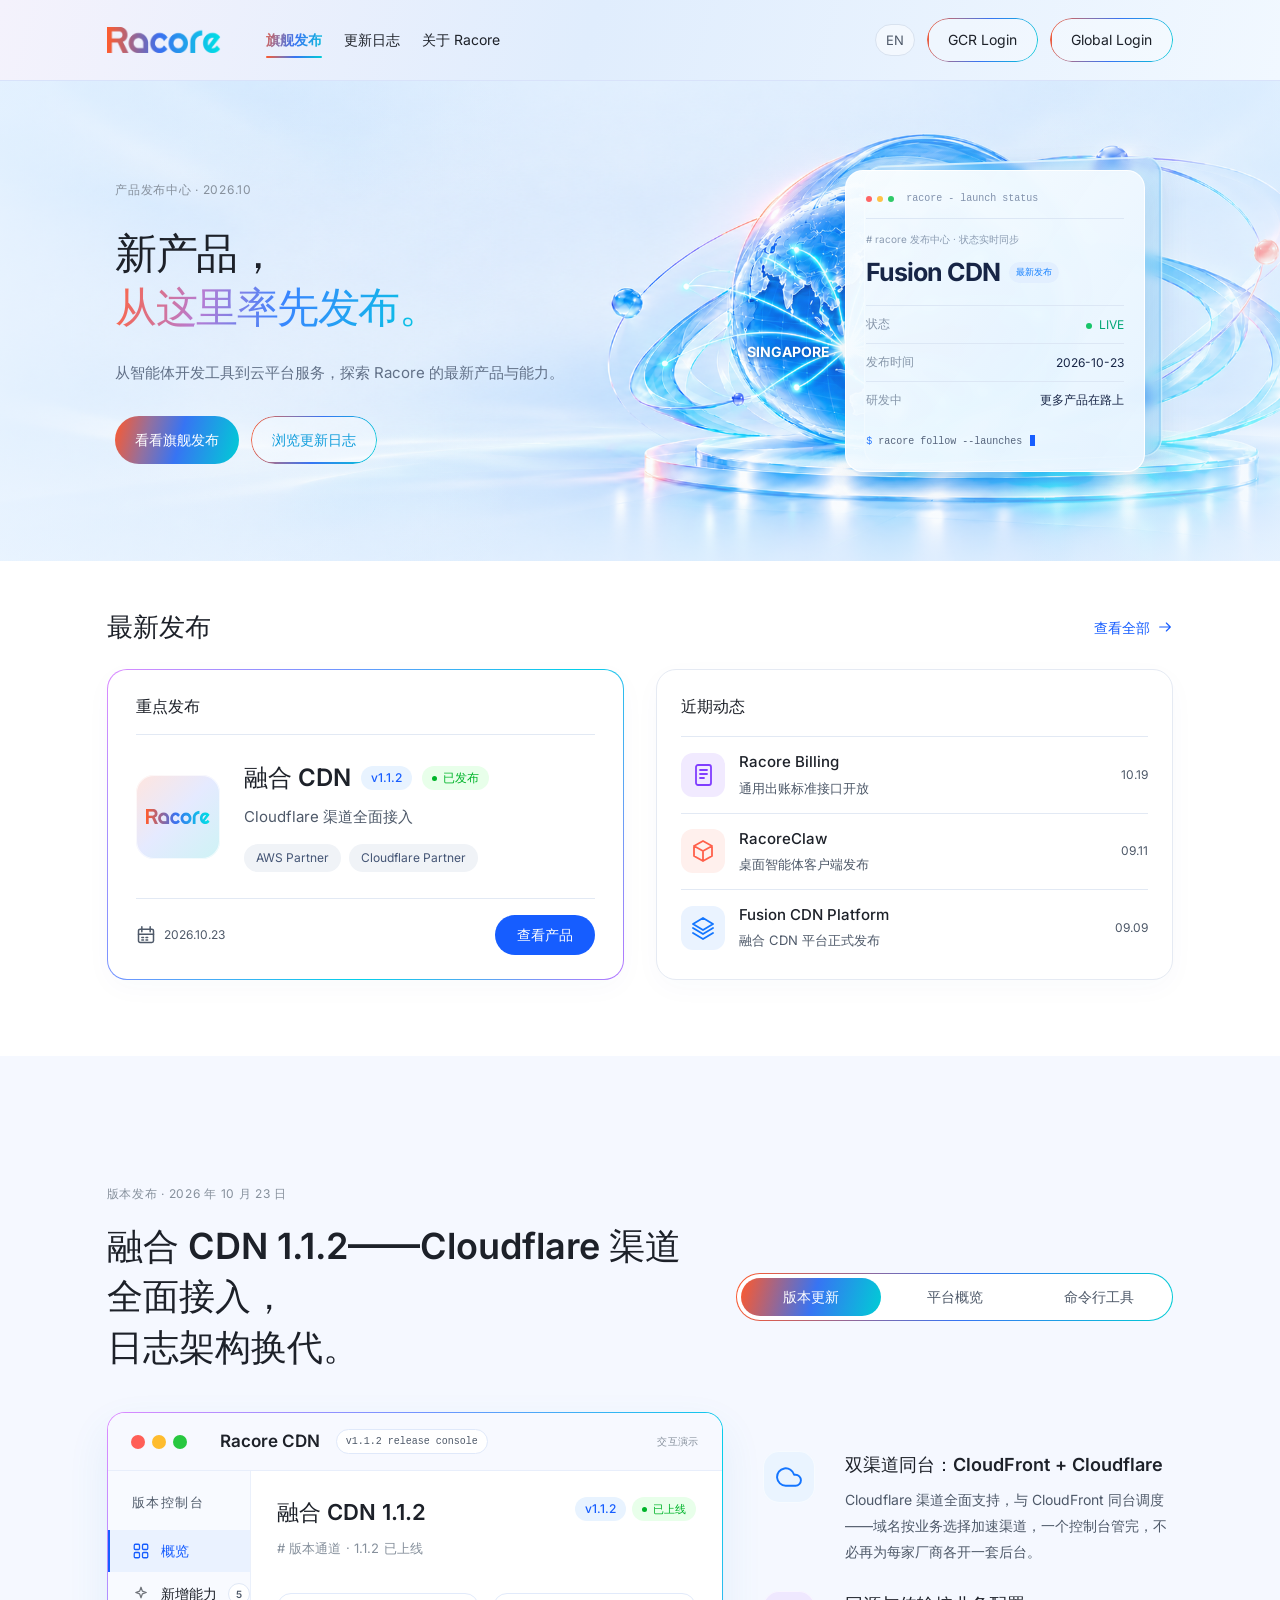
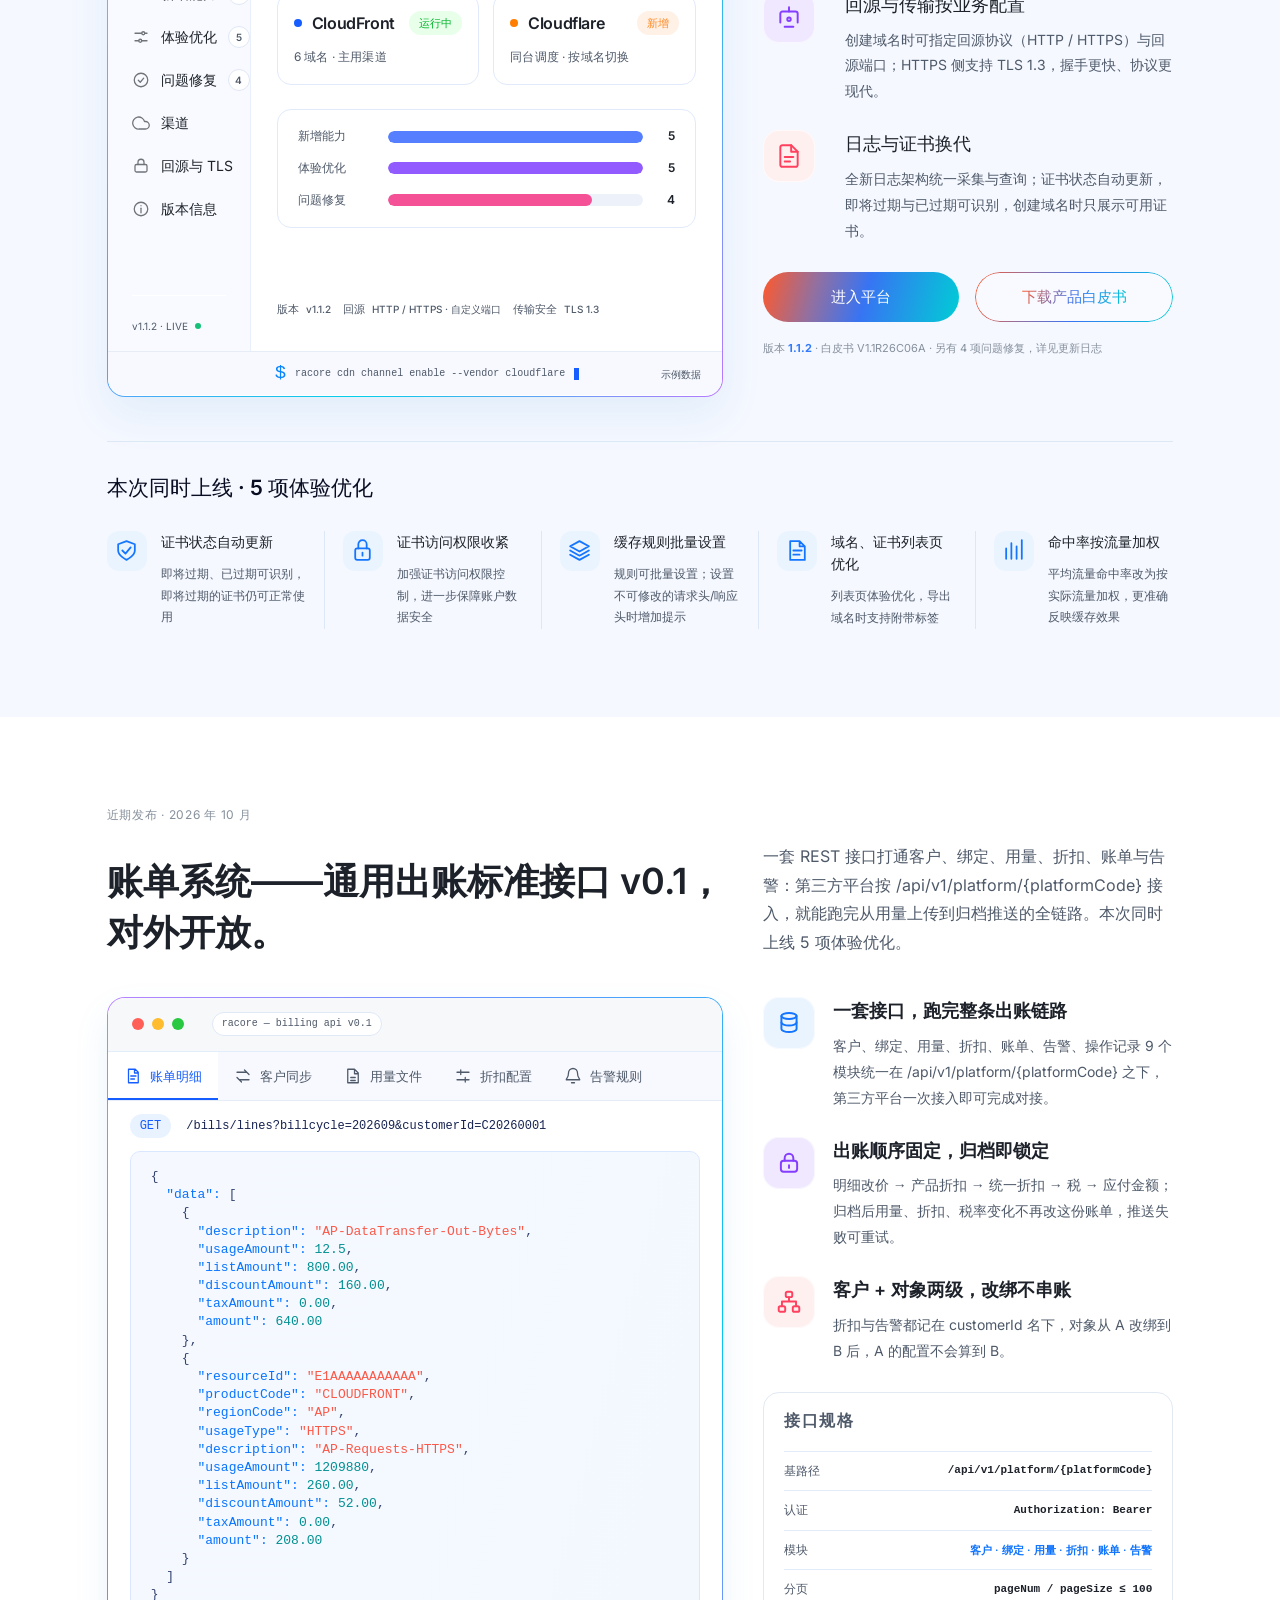
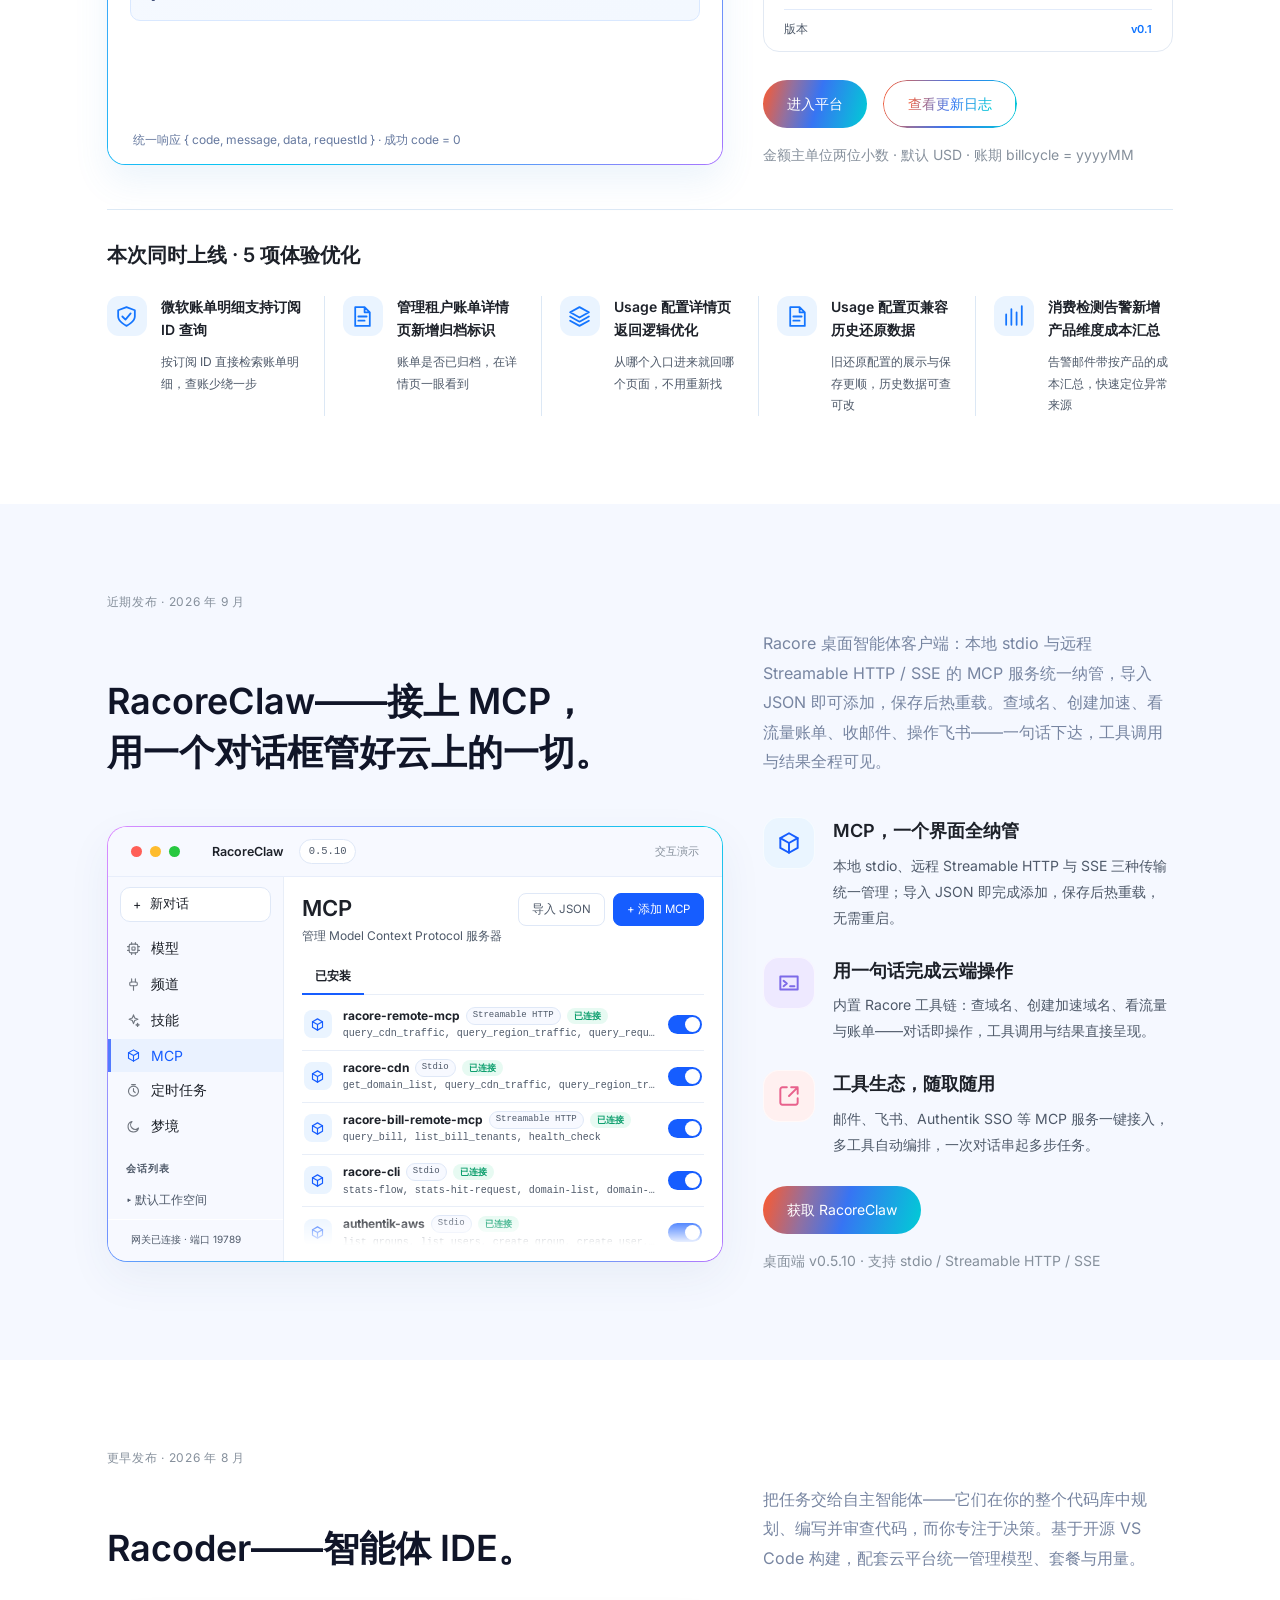
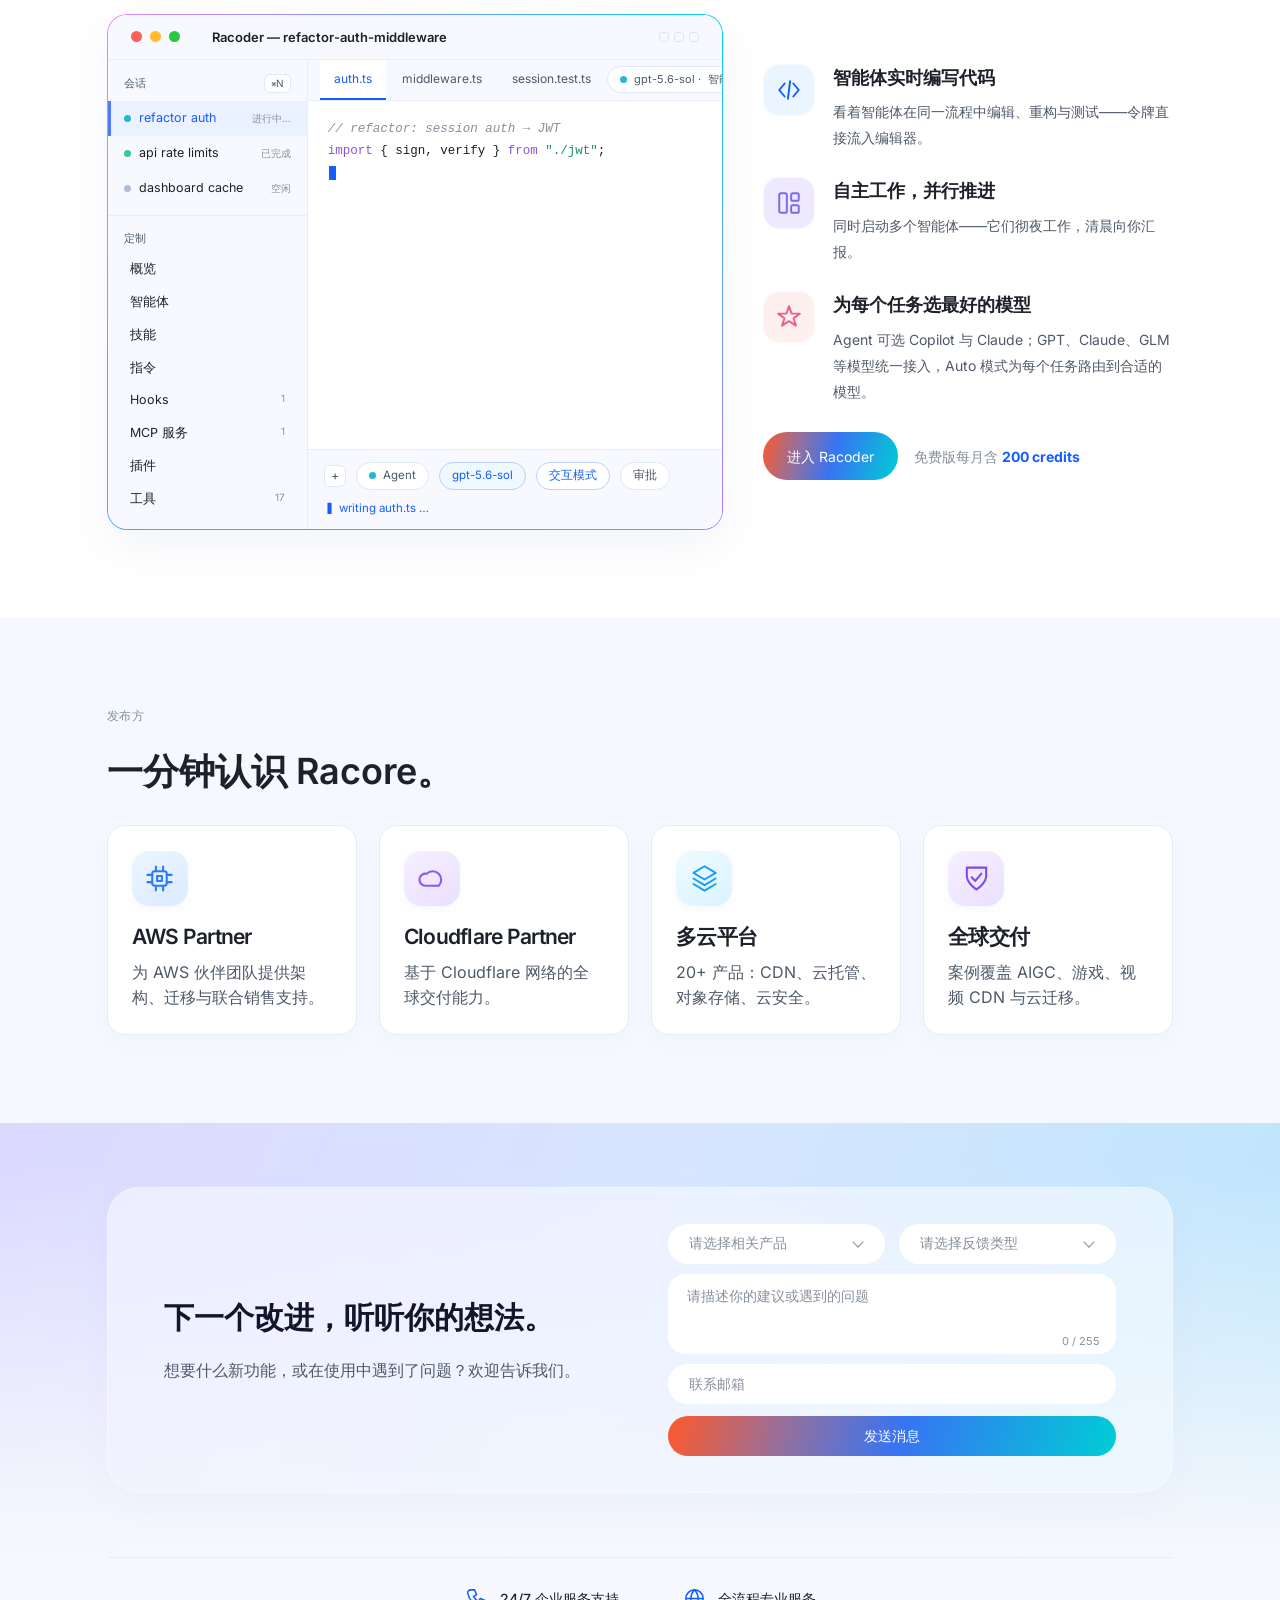
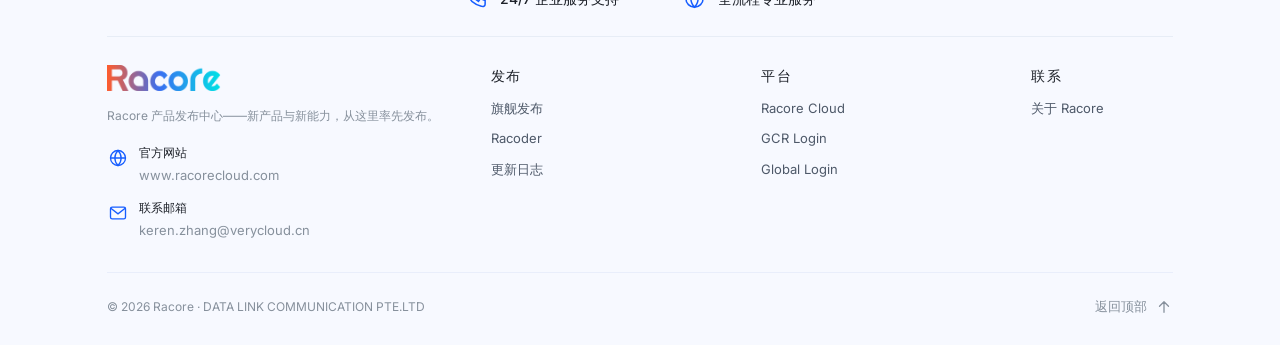
<file: index.html>
<!DOCTYPE html>
<html lang="zh-CN">
<head>
  <link rel="preload" as="image" href="assets/banner-unified-v2.webp" type="image/webp" fetchpriority="high">
<meta charset="UTF-8">
<meta name="viewport" content="width=device-width, initial-scale=1.0">
<title>Racore — 产品发布中心 | Product Launch Hub</title>
<meta name="description" content="Racore 产品发布中心——新产品与新能力，从这里率先发布。含更新日志（Changelog）。最新发布：融合 CDN 1.1.2（Cloudflare 渠道全面接入、TLS 1.3、全新日志架构）；已发布：账单系统通用出账标准接口 v0.1、RacoreClaw 桌面智能体、融合 CDN 平台、Racore CDN CLI、Racoder 智能体 IDE。">
<link rel="icon" type="image/svg+xml" href="[data-uri]">
<style>

/* ============================================================
   RACORE PRODUCT LAUNCH HUB — tokens aligned with Racore_W site
   ============================================================ */
:root{
  --page-bg:#FFFFFF;
  --bg-soft:#FAF9FC;
  --ink:#1D2129;            /* headings (W site --color-ink) */
  --ink-2:#4E5969;          /* body */
  --ink-3:#86909C;          /* muted */
  --line:#E5E7EB;
  --line-2:#F0F1F3;
  --brand:#517AEB;
  --brand-ghost:rgba(81,122,235,.10);
  --live:#3ECF8E;
  /* Racore brand gradient (same as Racore_W) */
  --g1:#F75D36; --g2:#A86C8D; --g3:#517AEB; --g4:#2CB6EE; --g5:#1BD0EA;
  --racore-grad:linear-gradient(135deg,#F75D36 0%,#A86C8D 28%,#517AEB 48%,#2CB6EE 74%,#1BD0EA 100%);
  /* dark product surfaces (IDE / console) — W tech-architecture tone */
  --void:#1D2129;
  --void-2:#232833;
  --void-line:rgba(255,255,255,.10);
  --mint:#2CB6EE;
  --mint-ghost:rgba(44,182,238,.14);
  /* pastel card tints (W site) */
  --pastel-pink:#FFF0F0;
  --pastel-mint:#F0FFF4;
  --pastel-amber:#FFFBEB;
  --pastel-lav:#E8E6FF;
  --pastel-sky:#EFF6FF;
  --radius:14px;
  --radius-lg:20px;
  --sans:"Inter Tight","Noto Sans SC",system-ui,-apple-system,"Segoe UI","PingFang SC",sans-serif;
  --mono:"SF Mono","Monaco","Menlo","Consolas",ui-monospace,monospace;
}
*{margin:0;padding:0;box-sizing:border-box}
html{scroll-behavior:smooth}
body{
  font-family:var(--sans);
  background:var(--page-bg);
  color:var(--ink-2);
  -webkit-font-smoothing:antialiased;
  line-height:1.75;
  overflow-x:hidden;
}
::selection{background:rgba(81,122,235,.22);color:var(--ink)}
a{color:inherit;text-decoration:none}
img{display:block;max-width:100%}
:focus-visible{outline:2px solid var(--brand);outline-offset:2px;border-radius:4px}
.mono{font-family:var(--mono)}

/* ---------- top bar ---------- */
.bar{
  position:sticky;top:0;z-index:50;
  background:rgba(255,255,255,.82);
  backdrop-filter:saturate(1.4) blur(12px);
  border-bottom:1px solid transparent;
  transition:border-color .3s ease,box-shadow .3s ease;
}
.bar.scrolled{
  border-bottom:1px solid var(--line);
  box-shadow:0 6px 24px -12px rgba(29,33,41,.14);
}
.bar-in{
  max-width:1240px;margin:0 auto;height:68px;
  display:flex;align-items:center;gap:24px;padding:0 24px;
}
.brand{display:flex;align-items:center;gap:10px;font-weight:800;font-size:22px;letter-spacing:-.01em;color:var(--ink)}
.brand span{
  background:var(--racore-grad);
  -webkit-background-clip:text;background-clip:text;
  -webkit-text-fill-color:transparent;color:transparent;
}
.nav{display:flex;gap:2px;margin-left:8px}
.nav a{
  padding:8px 15px;border-radius:999px;font-size:15px;font-weight:500;color:var(--ink);
  transition:background .15s,color .15s;
}
.nav a:hover{background:var(--brand-ghost);color:var(--brand)}
.bar-right{margin-left:auto;display:flex;align-items:center;gap:10px}

/* ---------- buttons ---------- */
.btn{
  display:inline-flex;align-items:center;gap:8px;
  font-size:14px;font-weight:600;border-radius:999px;padding:0 24px;
  border:1.5px solid transparent;cursor:pointer;transition:all .18s;white-space:nowrap;
  height:44px;line-height:1;box-sizing:border-box;
}
.btn .arrow{transition:transform .15s}
.btn:hover .arrow{transform:translateX(3px)}
/* primary: brand gradient pill */
.btn-grad{
  position:relative;color:#fff;border:none;font-weight:700;
  background:var(--racore-grad);background-size:160% 160%;background-position:0% 50%;
  isolation:isolate;
  transition:background-position .5s ease,transform .2s ease,box-shadow .28s ease;
}
.btn-grad:hover{
  transform:translateY(-1px);background-position:100% 50%;
  box-shadow:0 12px 28px -8px rgba(81,122,235,.45);
}
.btn-grad span{color:#fff;position:relative;z-index:1}
/* navbar ghost: transparent + gradient border ring */
.btn-ghost{position:relative;background:transparent;color:var(--ink);border:1.5px solid transparent;height:40px;padding:0 18px;font-weight:500}
.btn-ghost::before{
  content:"";position:absolute;inset:0;border-radius:inherit;padding:1.5px;
  background:var(--racore-grad);
  -webkit-mask:linear-gradient(#000 0 0) content-box,linear-gradient(#000 0 0);
  -webkit-mask-composite:xor;mask-composite:exclude;
  pointer-events:none;
}
.btn-ghost:hover{transform:translateY(-1px);box-shadow:0 8px 20px -8px rgba(81,122,235,.35)}
.btn-ghost:hover span{
  background:var(--racore-grad);
  -webkit-background-clip:text;background-clip:text;
  -webkit-text-fill-color:transparent;color:transparent;
}
/* outline ghost on light sections */
.btn-line{border:1.5px solid var(--line);background:#fff;color:var(--ink)}
.btn-line:hover{border-color:var(--brand);color:var(--brand)}
.lang{
  font-family:var(--mono);font-size:12px;color:var(--ink-3);
  border:1px solid var(--line);border-radius:999px;padding:6px 13px;background:transparent;cursor:pointer;
  transition:color .15s,border-color .15s;
}
.lang:hover{color:var(--brand);border-color:var(--brand)}

/* ---------- hero ---------- */
.hero{position:relative;overflow:hidden}
.hero::before{
  content:"";position:absolute;inset:0;z-index:0;pointer-events:none;
  background:
    radial-gradient(900px 560px at 8% 0%, rgba(247,93,54,.10), transparent 58%),
    radial-gradient(950px 620px at 85% 18%, rgba(81,122,235,.12), transparent 58%),
    radial-gradient(820px 600px at 45% 100%, rgba(27,208,234,.10), transparent 60%),
    radial-gradient(700px 520px at 30% 55%, rgba(168,108,141,.08), transparent 62%),
    linear-gradient(180deg,#FBFAFE 0%,var(--page-bg) 78%);
}
.hero-inner{
  max-width:1240px;margin:0 auto;padding:110px 24px 88px;position:relative;z-index:1;
  display:grid;grid-template-columns:1.08fr .92fr;gap:56px;align-items:center;
}
.eyebrow{
  font-size:12.5px;font-weight:700;letter-spacing:.12em;text-transform:uppercase;
  display:inline-flex;align-items:center;gap:8px;margin-bottom:24px;
  background:#fff;color:var(--brand);
  border:1px solid var(--line);
  padding:7px 16px;border-radius:999px;
  box-shadow:0 2px 10px -4px rgba(29,33,41,.08);
}
h1.display{
  font-weight:800;
  font-size:clamp(38px,5.6vw,60px);line-height:1.14;letter-spacing:-.015em;
  max-width:15em;color:var(--ink);
}
h1.display em{
  font-style:normal;
  background:var(--racore-grad);-webkit-background-clip:text;background-clip:text;
  -webkit-text-fill-color:transparent;color:transparent;
}
.hero-sub{max-width:560px;margin:22px 0 0;font-size:17px;color:var(--ink-2);line-height:1.8}
.hero-cta{display:flex;gap:14px;margin-top:36px;flex-wrap:wrap}
.hero-cta .btn{height:48px;padding:0 28px;font-size:15px}
.hero-meta{margin-top:20px;font-size:14px;color:var(--ink-3)}
.hero-meta b{color:var(--ink-2);font-weight:600}

/* hero visual: launch status console (dark product surface) */
.hero-visual{display:flex;justify-content:flex-end}
.console{
  width:100%;max-width:520px;
  background:var(--void);border:1px solid var(--void-2);
  border-radius:var(--radius-lg);overflow:hidden;
  box-shadow:0 30px 70px -30px rgba(29,33,41,.45),0 12px 32px -16px rgba(81,122,235,.25);
}
.console-bar{
  display:flex;align-items:center;gap:8px;padding:14px 18px;
  border-bottom:1px solid var(--void-line);
}
.dot{width:11px;height:11px;border-radius:50%}
.dot.r{background:#FF5F57}.dot.y{background:#FEBC2E}.dot.g{background:#28C840}
.console-title{margin-left:10px;font-family:var(--mono);font-size:12px;color:rgba(255,255,255,.5)}
.console-body{padding:22px 26px 26px;font-family:var(--mono);font-size:13.5px;line-height:1.9;color:rgba(255,255,255,.78)}
.console-body .p{color:rgba(255,255,255,.42)}
.kv{display:flex;justify-content:space-between;gap:16px;padding:9px 4px;border-bottom:1px solid var(--void-line)}
.kv:last-of-type{border-bottom:none}
.kv span{color:rgba(255,255,255,.5)}
.kv b{font-weight:600;color:#fff;text-align:right}
.kv b.m{color:var(--mint)}
.status-dot{
  display:inline-block;width:8px;height:8px;border-radius:50%;background:var(--live);
  vertical-align:1px;margin-right:6px;animation:statusPulse 1.8s ease-out infinite;
}
@keyframes statusPulse{
  0%{box-shadow:0 0 0 0 rgba(62,207,142,.45)}
  70%{box-shadow:0 0 0 8px rgba(62,207,142,0)}
  100%{box-shadow:0 0 0 0 rgba(62,207,142,0)}
}
.cmd{margin-top:14px;cursor:pointer}
.cmd-out{overflow:hidden;max-height:0;opacity:0;transition:max-height .35s ease,opacity .3s ease;color:var(--mint)}
.cmd-out.show{max-height:80px;opacity:1}
.cursor-blink{display:inline-block;width:8px;height:16px;background:var(--g5);vertical-align:-3px;animation:blink 1.1s steps(1) infinite}
@keyframes blink{50%{opacity:0}}

/* ---------- sections ---------- */
.section{max-width:1240px;margin:0 auto;padding:88px 24px}
.sec-head{max-width:660px;margin-bottom:56px}
.sec-head.center{margin-left:auto;margin-right:auto;text-align:center}
h2.title{font-weight:800;font-size:clamp(28px,3.4vw,44px);line-height:1.18;letter-spacing:-.015em;color:var(--ink)}
.sec-sub{margin-top:14px;font-size:16.5px;color:var(--ink-2)}
.kicker{
  display:inline-block;font-size:12px;font-weight:700;letter-spacing:.14em;
  text-transform:uppercase;margin-bottom:16px;color:var(--brand);
  background:var(--brand-ghost);padding:7px 15px;border-radius:999px;
}

/* ---------- featured launch (Racoder) ---------- */
.feat-head{margin:0 auto 52px;max-width:860px;text-align:center}
.feat-head .sec-sub{margin:16px auto 0;max-width:46em}
.feat-split{display:grid;grid-template-columns:1.08fr .92fr;gap:48px;align-items:center}
.ide{
  background:var(--void);border:1px solid var(--void-2);border-radius:var(--radius-lg);
  overflow:hidden;box-shadow:0 40px 90px -40px rgba(29,33,41,.5);
  font-family:var(--mono);font-size:12.5px;color:rgba(255,255,255,.78);text-align:left;
}
.ide-titlebar{
  display:flex;align-items:center;gap:8px;padding:12px 16px;
  border-bottom:1px solid var(--void-line);background:var(--void-2);
}
.ide-wtitle{margin:0 auto;font-size:12px;color:rgba(255,255,255,.5)}
.ide-wright{display:flex;gap:5px}
.ide-wright i{width:10px;height:10px;border:1px solid var(--void-line);border-radius:3px}
.ide-main{display:grid;grid-template-columns:200px 1fr;min-height:380px}
.ide-side{border-right:1px solid var(--void-line);padding:14px 0;background:var(--void-2)}
.ide-side-h{display:flex;justify-content:space-between;align-items:center;padding:0 16px 8px;font-size:11px;letter-spacing:.08em;text-transform:uppercase;color:rgba(255,255,255,.5)}
.ide-new{font-size:10px;border:1px solid var(--void-line);border-radius:4px;padding:1px 6px;color:rgba(255,255,255,.6)}
.ide-sess{padding:8px 16px;display:flex;align-items:center;gap:8px;font-size:12px;color:rgba(255,255,255,.78);cursor:pointer;transition:background .12s}
.ide-sess:hover{background:rgba(255,255,255,.05)}
.ide-sess.on{background:var(--mint-ghost);color:#fff}
.ide-sess .st{margin-left:auto;font-size:10px;color:rgba(255,255,255,.5)}
.ide-sess.on .st{color:var(--mint)}
.sdot{width:7px;height:7px;border-radius:50%;background:rgba(255,255,255,.3);flex:none}
.sdot.ok{background:var(--mint)}
.sdot.pulse{background:var(--g5);animation:pulse 1.6s ease-in-out infinite}
@keyframes pulse{0%,100%{opacity:1}50%{opacity:.35}}
.ide-side-h2{padding:14px 16px 6px;font-size:10.5px;letter-spacing:.08em;text-transform:uppercase;color:rgba(255,255,255,.5);border-top:1px solid var(--void-line);margin-top:10px}
.ide-citem{padding:7px 22px;display:flex;justify-content:space-between;font-size:12px;color:rgba(255,255,255,.6);cursor:pointer;transition:color .12s,background .12s}
.ide-citem:hover{color:#fff;background:rgba(255,255,255,.05)}
.ide-citem em{font-style:normal;color:rgba(255,255,255,.45);font-size:11px}
.ide-center{display:flex;flex-direction:column;min-width:0}
.ide-tabs{display:flex;align-items:center;gap:2px;padding:0 12px;border-bottom:1px solid var(--void-line);background:var(--void-2)}
.ide-tab{padding:10px 14px;font-size:12px;color:rgba(255,255,255,.5);cursor:pointer;border-bottom:2px solid transparent;transition:color .12s;white-space:nowrap}
.ide-tab:hover{color:rgba(255,255,255,.85)}
.ide-tab.on{color:#fff;border-bottom-color:var(--g5)}
.ide-agent-chip{margin-left:auto;display:inline-flex;align-items:center;gap:7px;font-size:11px;color:rgba(255,255,255,.7);border:1px solid var(--void-line);border-radius:999px;padding:4px 12px;white-space:nowrap}
.ide-editor{
  flex:1;padding:18px 20px;overflow:hidden;position:relative;line-height:1.75;
  font-size:12.5px;color:rgba(255,255,255,.7);min-height:220px;
}
.ide-editor pre{margin:0;white-space:pre-wrap;word-break:break-word}
.ide-caret{display:inline-block;width:7px;height:14px;background:var(--g5);vertical-align:-2px;animation:blink 1s steps(1) infinite;margin-left:1px}
.tok-k{color:#C792EA}.tok-s{color:#98E6A0}.tok-f{color:#7EC8FF}.tok-c{color:rgba(255,255,255,.4);font-style:italic}.tok-n{color:#F0A35E}.tok-m{color:var(--mint)}
.ide-agentbar{
  display:flex;align-items:center;gap:10px;padding:12px 16px;
  border-top:1px solid var(--void-line);background:var(--void-2);flex-wrap:wrap;
}
.ab-plus{width:22px;height:22px;border:1px solid var(--void-line);border-radius:6px;display:inline-flex;align-items:center;justify-content:center;color:rgba(255,255,255,.6);cursor:pointer}
.ab-plus:hover{color:var(--mint);border-color:rgba(44,182,238,.4)}
.ab-chip{display:inline-flex;align-items:center;gap:7px;font-size:11.5px;color:#fff;border:1px solid var(--void-line);border-radius:999px;padding:4px 12px}
.ab-model{font-size:11.5px;color:var(--mint);border:1px solid rgba(44,182,238,.35);border-radius:999px;padding:4px 12px;cursor:pointer}
.ab-toggle{font-size:11.5px;color:rgba(255,255,255,.5);border:1px solid var(--void-line);border-radius:999px;padding:4px 12px;cursor:pointer;transition:all .12s}
.ab-toggle.on{color:var(--mint);border-color:rgba(44,182,238,.35)}
.ab-status{margin-left:auto;font-size:11.5px;color:var(--mint)}
/* hover playback controls */
#ideApp{position:relative}
.ide-ctrl{
  position:absolute;right:18px;top:50%;transform:translateY(-50%) translateX(6px);
  z-index:6;display:flex;flex-direction:column;align-items:center;gap:14px;
  padding:14px 10px;border-radius:999px;
  background:rgba(29,33,41,.88);border:1px solid var(--void-line);
  backdrop-filter:saturate(1.3) blur(10px);
  box-shadow:0 12px 30px -12px rgba(0,0,0,.5);
  opacity:0;pointer-events:none;transition:opacity .22s ease,transform .22s ease;
  font-family:var(--sans);
}
#ideApp:hover .ide-ctrl,.ide-ctrl:focus-within{opacity:1;pointer-events:auto;transform:translateY(-50%) translateX(0)}
.ide-ctrl-btn{
  width:30px;height:30px;flex:none;border-radius:50%;cursor:pointer;
  display:inline-flex;align-items:center;justify-content:center;
  background:var(--racore-grad);color:#fff;border:none;transition:transform .15s,filter .15s;
}
.ide-ctrl-btn:hover{transform:scale(1.08);filter:brightness(1.08)}
.ide-ctrl-btn svg{width:13px;height:13px;display:block;fill:#fff}
.ide-prog{
  width:6px;height:120px;border-radius:99px;overflow:hidden;
  background:rgba(255,255,255,.16);cursor:pointer;position:relative;flex:none;
  display:flex;align-items:flex-end;
}
.ide-prog-fill{width:100%;height:0%;border-radius:99px;background:var(--racore-grad);transition:height .12s linear}
.ide-time{font-family:var(--mono);font-size:11px;color:rgba(255,255,255,.6);min-width:38px;text-align:center;white-space:nowrap}
.ide-speed{display:flex;flex-direction:column;gap:2px;background:rgba(255,255,255,.08);border-radius:999px;padding:2px}
.ide-speed button{
  font-family:var(--mono);font-size:11px;font-weight:600;line-height:1;
  color:rgba(255,255,255,.6);background:transparent;border:none;cursor:pointer;
  padding:4px 8px;border-radius:999px;transition:all .15s;
}
.ide-speed button:hover{color:#fff}
.ide-speed button.on{color:#fff;background:var(--racore-grad)}
/* right copy */
.ide-feats{display:flex;flex-direction:column;gap:24px}
.ide-feat{display:flex;gap:18px;align-items:flex-start}
.ide-feat-ic{
  flex:0 0 auto;width:50px;height:50px;border-radius:14px;
  display:flex;align-items:center;justify-content:center;color:var(--brand);
  background:var(--pastel-sky);
}
.ide-feat:nth-child(2) .ide-feat-ic{background:var(--pastel-lav);color:#7C6AE8}
.ide-feat:nth-child(3) .ide-feat-ic{background:var(--pastel-pink);color:#E8618C}
.ide-feat-ic svg{width:25px;height:25px}
.ide-feat h4{margin:0 0 5px;font-size:18px;font-weight:700;color:var(--ink)}
.ide-feat p{margin:0;font-size:14.5px;line-height:1.7;color:var(--ink-2)}
.feat-cta-row{margin-top:32px;display:flex;align-items:center;gap:18px;flex-wrap:wrap}
.feat-note{font-size:14px;color:var(--ink-3)}
.feat-note b{color:var(--brand)}

/* ---------- featured launch: RacoreClaw (light desktop-app mock) ---------- */
.claw{
  display:flex;flex-direction:column;min-height:434px;
  background:#fff;border:1px solid var(--line);border-radius:var(--radius-lg);overflow:hidden;
  box-shadow:0 40px 90px -44px rgba(29,33,41,.35),0 12px 30px -18px rgba(81,122,235,.18);
  font-size:12.5px;color:var(--ink-2);text-align:left;
}
.claw-titlebar{display:flex;align-items:center;gap:8px;padding:12px 16px;border-bottom:1px solid var(--line-2);background:var(--bg-soft)}
.claw-wtitle{margin:0 auto;font-size:12.5px;font-weight:700;color:var(--ink)}
.claw-wtitle em{font-style:normal;font-family:var(--mono);font-size:10.5px;font-weight:400;color:var(--ink-3);background:#fff;border:1px solid var(--line);border-radius:999px;padding:1px 7px;margin-left:4px;vertical-align:1px}
.claw-wright{display:flex;gap:5px}
.claw-wright i{width:10px;height:10px;border:1px solid var(--line);border-radius:3px}
.claw-main{display:grid;grid-template-columns:176px 1fr;flex:1;min-height:0}
.claw-side{display:flex;flex-direction:column;gap:1px;padding:10px 0;background:var(--bg-soft);border-right:1px solid var(--line-2)}
.claw-new{display:flex;align-items:center;gap:9px;margin:0 12px 8px;padding:8px 12px;font-family:inherit;font-size:12.5px;font-weight:600;color:var(--ink);background:#fff;border:1px solid var(--line);border-radius:10px;cursor:pointer;transition:border-color .15s,color .15s}
.claw-new:hover{border-color:var(--brand);color:var(--brand)}
.claw-navitem{display:flex;align-items:center;gap:10px;width:100%;padding:8px 18px;font-family:inherit;font-size:12.5px;color:var(--ink-2);background:transparent;border:none;cursor:pointer;text-align:left;transition:background .12s,color .12s}
.claw-navitem svg{width:15px;height:15px;flex:none;opacity:.62}
.claw-navitem:hover{background:rgba(29,33,41,.045);color:var(--ink)}
.claw-navitem.on{background:#fff;color:var(--ink);font-weight:600;box-shadow:inset 2px 0 0 var(--brand)}
.claw-navitem.on svg{opacity:1;color:var(--brand)}
.claw-side-h{padding:16px 18px 6px;font-size:10px;font-weight:700;letter-spacing:.12em;text-transform:uppercase;color:var(--ink-3)}
.claw-space{padding:8px 18px;font-size:12px;color:var(--ink-2);background:#fff;box-shadow:inset 2px 0 0 var(--brand)}
.claw-gw{margin-top:auto;padding:12px 18px 4px;font-family:var(--mono);font-size:10px;color:var(--ink-3);border-top:1px solid var(--line-2)}
.claw-gw .sdot{margin-right:5px}
.claw-center{padding:16px 18px;min-width:0}
.claw-pane[hidden]{display:none}
.claw-panehead{display:flex;align-items:flex-start;gap:12px;flex-wrap:wrap}
.claw-panehead h3{margin:0;font-size:19px;font-weight:800;color:var(--ink);letter-spacing:-.01em;line-height:1.25}
.claw-panehead p{margin:3px 0 0;font-size:12px;color:var(--ink-3)}
.claw-paneact{margin-left:auto;display:flex;gap:8px;flex-wrap:wrap}
.claw-btn{display:inline-flex;align-items:center;gap:6px;font-size:11.5px;font-weight:600;border-radius:8px;padding:7px 13px;white-space:nowrap}
.claw-btn-line{color:var(--ink-2);background:#fff;border:1px solid var(--line)}
.claw-btn-grad{color:#fff;background:var(--brand);border:1px solid var(--brand)}
.claw-tabrow{margin:14px 0 4px;border-bottom:1px solid var(--line-2)}
.claw-tab{display:inline-block;padding:7px 13px;font-size:12px;font-weight:600;color:var(--ink);border-bottom:2px solid var(--brand);margin-bottom:-1px}
.claw-srvlist{max-height:246px;overflow:hidden;-webkit-mask-image:linear-gradient(#000 calc(100% - 30px),transparent);mask-image:linear-gradient(#000 calc(100% - 30px),transparent)}
.claw-srv{display:flex;align-items:center;gap:11px;padding:8px 2px;border-bottom:1px solid var(--line-2)}
.claw-srv:last-child{border-bottom:none}
.claw-srv-ic{width:28px;height:28px;flex:none;border-radius:8px;background:var(--pastel-sky);color:var(--brand);display:flex;align-items:center;justify-content:center}
.claw-srv-ic svg{width:15px;height:15px}
.claw-srv-mid{flex:1;min-width:0}
.claw-srv-t{display:flex;align-items:center;gap:6px;flex-wrap:nowrap;overflow:hidden}
.claw-srv-t b{font-size:12px;color:var(--ink);white-space:nowrap}
.claw-badge{font-family:var(--mono);font-size:9px;color:var(--ink-2);background:var(--bg-soft);border:1px solid var(--line);border-radius:999px;padding:1px 6px;white-space:nowrap;flex:none}
.claw-ok{font-size:9px;font-weight:600;color:#0E9F6E;background:rgba(62,207,142,.16);border-radius:999px;padding:1px 7px;white-space:nowrap;flex:none}
.claw-srv-tools{margin-top:1px;font-family:var(--mono);font-size:10px;color:var(--ink-3);white-space:nowrap;overflow:hidden;text-overflow:ellipsis}
.claw-sw{position:relative;width:34px;height:19px;flex:none;border:none;padding:0;border-radius:999px;background:var(--brand);cursor:pointer;transition:background .18s}
.claw-sw::after{content:"";position:absolute;top:2px;left:17px;width:15px;height:15px;border-radius:50%;background:#fff;transition:left .18s}
.claw-sw.off{background:#D5D8DE}
.claw-sw.off::after{left:2px}
/* chat pane */
.claw-chips{display:flex;gap:7px;flex-wrap:wrap;margin:14px 0}
.claw-chip{font-family:inherit;font-size:11.5px;color:var(--brand);background:var(--pastel-sky);border:1px solid transparent;border-radius:999px;padding:6px 13px;cursor:pointer;transition:all .15s}
.claw-chip:hover{border-color:rgba(81,122,235,.45);transform:translateY(-1px)}
.claw-chip.on{background:var(--brand);color:#fff}
.claw-thread{display:flex;flex-direction:column;gap:11px;min-height:252px}
.claw-empty{display:flex;align-items:center;justify-content:center;min-height:252px;text-align:center;padding:24px 18px;color:var(--ink-3);font-size:12.5px;border:1px dashed var(--line);border-radius:12px}
.claw-user{align-self:flex-end;max-width:80%;padding:9px 14px;border-radius:14px 14px 4px 14px;background:var(--brand);color:#fff;font-size:12.5px}
.claw-trace{font-family:var(--mono);font-size:10.5px;color:var(--ink-3);background:var(--bg-soft);border:1px solid var(--line-2);border-radius:9px;padding:7px 11px}
.claw-trace b{color:var(--brand)}
.claw-ans{background:#fff;border:1px solid var(--line-2);border-radius:12px;padding:12px 14px;font-size:12.5px;line-height:1.75}
.claw-ans b{color:var(--ink)}
.claw-ans ul{margin:7px 0 0;padding-left:18px}
.claw-ans li{margin-bottom:3px}
.claw-ans table{width:100%;margin-top:9px;border-collapse:collapse;font-size:11px}
.claw-ans th,.claw-ans td{border:1px solid var(--line);padding:4px 8px;text-align:left}
.claw-ans th{background:var(--bg-soft);color:var(--ink);font-weight:600}
.claw-composer{display:flex;align-items:center;gap:10px;margin-top:14px;padding:10px 14px;border:1px solid var(--line);border-radius:13px;font-size:12px;color:var(--ink-3)}
.claw-composer .sp{margin-left:auto;display:flex;align-items:center;gap:8px;white-space:nowrap}
.claw-send{width:22px;height:22px;border-radius:6px;background:var(--brand-ghost);color:var(--brand);display:inline-flex;align-items:center;justify-content:center}
/* generic pane rows */
.claw-row{display:flex;align-items:center;gap:11px;padding:10px 2px;border-bottom:1px solid var(--line-2);font-size:12.5px}
.claw-row:last-child{border-bottom:none}
.claw-row .ic{width:28px;height:28px;flex:none;border-radius:8px;display:flex;align-items:center;justify-content:center;background:var(--pastel-lav);color:#7C6AE8}
.claw-row .ic svg{width:14px;height:14px}
.claw-row .tx{flex:1;min-width:0}
.claw-row .tx b{display:block;color:var(--ink);font-size:12.5px}
.claw-row .tx span{font-size:11px;color:var(--ink-3)}
.claw-row .rt{margin-left:auto;font-family:var(--mono);font-size:10.5px;color:var(--ink-3);white-space:nowrap}
.claw-row .rt.on{color:#0E9F6E}
.claw-note{font-size:11.5px;color:var(--ink-3);margin-top:14px}
.claw-pane .claw-panehead + .claw-row:first-of-type{margin-top:6px}

/* ---------- real product screenshot (Racore CDN CLI section) ---------- */
/* light chrome — tonally matched to the .claw window above (white surface,
   --bg-soft caption bar, --ink text, brand-blue tag) so the two featured
   sections read as one visual family. */
.shot{
  border-radius:var(--radius-lg);overflow:hidden;
  background:#fff;border:1px solid var(--line);
  box-shadow:0 40px 90px -44px rgba(29,33,41,.35),0 12px 30px -18px rgba(81,122,235,.18);
}
.shot img{display:block;width:100%;height:auto}
.feat-shot{max-width:512px;margin:0 auto}
.shot-cap{
  display:flex;align-items:center;gap:9px;flex-wrap:wrap;
  padding:12px 16px;background:var(--bg-soft);border-top:1px solid var(--line-2);
  font-family:var(--mono);font-size:11px;color:var(--ink-3);
}
.shot-cap b{color:var(--ink);font-weight:600}
.shot-cap .tag{color:var(--brand);background:var(--brand-ghost);border:1px solid rgba(81,122,235,.3);border-radius:999px;padding:1px 8px}
.shot-run{
  display:flex;align-items:center;gap:10px;flex-wrap:wrap;cursor:pointer;
  margin-top:14px;padding:11px 15px;border-radius:12px;
  background:#fff;border:1px solid var(--line);
  font-family:var(--mono);font-size:12.5px;color:var(--ink-2);
  transition:border-color .15s;
}
.shot-run:hover{border-color:var(--brand)}
.shot-run .p{color:var(--brand)}
.shot-run-out{
  overflow:hidden;max-height:0;opacity:0;
  transition:max-height .35s ease,opacity .3s ease;
  font-family:var(--mono);font-size:12px;color:var(--brand);
}
.shot-run-out.show{max-height:60px;opacity:1;margin-top:9px}
.spec{margin-top:28px;padding:18px 20px;border:1px solid var(--line-2);border-radius:var(--radius);background:var(--bg-soft)}
.spec-h{font-family:var(--mono);font-size:10px;font-weight:700;letter-spacing:.12em;text-transform:uppercase;color:var(--ink-3);margin-bottom:8px}
.spec-row{display:flex;align-items:center;gap:14px;padding:7px 0;border-bottom:1px solid var(--line-2);font-size:12.5px}
.spec-row:last-child{border-bottom:none}
.spec-row>span{flex:none;color:var(--ink-3)}
.spec-row>b{margin-left:auto;text-align:right;font-weight:600;color:var(--ink)}
.spec-row>b.mono,.spec-row>b.m{font-family:var(--mono);font-size:11.5px}
.spec-row>b.m{color:var(--brand)}

/* ---------- billing api demo (2026-10 billing launch) ---------- */
/* dark only inside the product surface; the strip below stays light chrome */
.apicard{max-width:100%}
.apicard .console-body{padding:18px 20px 20px}
.api-tabs{display:flex;flex-wrap:wrap;gap:6px;margin:0 0 0;padding-bottom:12px;border-bottom:1px solid rgba(255,255,255,.12)}
.api-tab{
  font-family:var(--mono);font-size:11.5px;line-height:1;color:rgba(255,255,255,.55);
  background:transparent;border:1px solid transparent;border-radius:8px;padding:6px 10px;
  cursor:pointer;transition:background .15s,color .15s,border-color .15s;
}
.api-tab:hover{color:rgba(255,255,255,.9);background:rgba(255,255,255,.06)}
.api-tab.on{
  color:#fff;background:rgba(81,122,235,.22);
  border-color:rgba(81,122,235,.45);box-shadow:inset 0 0 0 1px rgba(81,122,235,.16);
}
.api-pane{min-height:330px}
.api-pane[hidden]{display:none}
.api-req{display:flex;align-items:center;gap:8px;margin:16px 0 10px;font-family:var(--mono);font-size:12.5px;min-width:0}
.api-m{flex:none;font-family:var(--mono);font-size:10.5px;font-weight:700;letter-spacing:.06em;padding:3px 7px;border-radius:6px;border:1px solid transparent}
.api-m.get{color:#7DE9FB;background:rgba(27,208,234,.16);border-color:rgba(27,208,234,.42)}
.api-m.post{color:#FFA98F;background:rgba(247,93,54,.18);border-color:rgba(247,93,54,.42)}
.api-m.put{color:#FFD489;background:rgba(249,168,37,.18);border-color:rgba(249,168,37,.42)}
.api-path{color:rgba(255,255,255,.9);white-space:nowrap;overflow:hidden;text-overflow:ellipsis}
.api-code{
  margin:0;padding:14px 16px;border-radius:10px;background:rgba(255,255,255,.04);
  font-family:var(--mono);font-size:11.8px;line-height:1.7;color:rgba(255,255,255,.72);
  white-space:pre;overflow:auto;max-height:300px;
}
.api-code::-webkit-scrollbar{width:8px;height:8px}
.api-code::-webkit-scrollbar-track{background:transparent}
.api-code::-webkit-scrollbar-thumb{background:rgba(255,255,255,.18);border-radius:99px}
.api-note{margin-top:10px;font-size:12px;color:rgba(255,255,255,.45)}
.bilstrip{
  margin-top:56px;padding:26px 28px;background:#fff;
  border:1px solid var(--line-2);border-radius:var(--radius-lg);
  box-shadow:0 1px 2px rgba(29,33,41,.03),0 18px 40px -34px rgba(29,33,41,.3);
}
.bilstrip-h{font-family:var(--mono);font-size:10px;font-weight:700;letter-spacing:.12em;text-transform:uppercase;color:var(--ink-3);margin-bottom:16px}
.bilstrip-grid{display:grid;grid-template-columns:repeat(5,1fr);gap:18px}
.bilstrip-item{display:flex;flex-direction:column}
.bilstrip-item .n{display:block;font-family:var(--mono);font-size:10.5px;font-weight:700;color:var(--brand);margin-bottom:6px}
.bilstrip-item .t{font-size:14.5px;font-weight:600;color:var(--ink);line-height:1.45}
.bilstrip-item .d{margin-top:6px;font-size:12.5px;color:var(--ink-2);line-height:1.6}
@media (min-width:1001px){.bilstrip-item .t{min-height:2.9em}}

/* ---------- about (pastel spec cards, W style) ---------- */
.ab-grid{display:grid;grid-template-columns:repeat(4,1fr);gap:18px}
.ab-card{
  border:1px solid var(--line-2);border-radius:var(--radius-lg);padding:28px 24px;
  display:flex;flex-direction:column;
  transition:transform .18s ease,box-shadow .25s ease;
}
.ab-card:hover{transform:translateY(-4px);box-shadow:0 22px 48px -22px rgba(29,33,41,.18)}
.ab-card:nth-child(1){background:var(--pastel-sky)}
.ab-card:nth-child(2){background:var(--pastel-mint)}
.ab-card:nth-child(3){background:var(--pastel-lav)}
.ab-card:nth-child(4){background:var(--pastel-pink)}
.ab-k{font-family:var(--mono);font-size:11px;letter-spacing:.14em;text-transform:uppercase;color:var(--ink-3);margin-bottom:13px}
.ab-card h4{font-size:18px;font-weight:800;color:var(--ink);margin-bottom:8px;letter-spacing:-.01em}
.ab-card p{font-size:14px;color:var(--ink-2);line-height:1.7}

/* ---------- final CTA (W soft gradient) ---------- */
.cta-soft{
  position:relative;overflow:hidden;text-align:center;
  padding:104px 24px;
  background:linear-gradient(135deg,#FFE3D6 0%,#FBDDE8 30%,#E4E0F8 62%,#D8EFFB 100%);
}
.cta-soft::before{
  content:"";position:absolute;inset:0;pointer-events:none;
  background:
    radial-gradient(ellipse 60% 70% at 12% 8%, rgba(255,255,255,.5), transparent 60%),
    radial-gradient(ellipse 55% 65% at 88% 90%, rgba(255,255,255,.45), transparent 60%);
}
.cta-soft h2{font-size:clamp(30px,4vw,48px);font-weight:800;letter-spacing:-.015em;color:var(--ink);position:relative;z-index:1}
.cta-soft p{margin:16px auto 0;max-width:34em;color:var(--ink-2);font-size:16.5px;position:relative;z-index:1}
.cta-row{display:flex;gap:14px;justify-content:center;margin-top:36px;flex-wrap:wrap;position:relative;z-index:1}
.cta-row .btn{height:48px;padding:0 28px;font-size:15px}
.btn-white{background:#fff;border:1.5px solid rgba(255,255,255,.9);color:var(--ink);font-weight:600;box-shadow:0 10px 26px -12px rgba(29,33,41,.3)}
.btn-white:hover{transform:translateY(-1px);border-color:#fff;box-shadow:0 14px 30px -12px rgba(29,33,41,.35)}
.cta-meta{margin-top:22px;font-family:var(--mono);font-size:12px;color:var(--ink-2);opacity:.75;position:relative;z-index:1}

/* ---------- footer (light, W style) ---------- */
footer{background:var(--page-bg);border-top:1px solid var(--line);padding:60px 24px 36px;color:var(--ink-2)}
.foot-in{max-width:1240px;margin:0 auto}
.foot-grid{display:grid;grid-template-columns:2fr 1fr 1fr 1fr;gap:32px}
.foot-brand{display:flex;align-items:center;gap:10px;color:var(--ink);font-weight:800;font-size:18px}
.foot-brand span{
  background:var(--racore-grad);-webkit-background-clip:text;background-clip:text;
  -webkit-text-fill-color:transparent;
}
.foot-tag{margin-top:12px;font-size:14px;max-width:32ch;line-height:1.75;color:var(--ink-3)}
.foot-col h5{font-size:12px;letter-spacing:.12em;text-transform:uppercase;color:var(--ink-3);margin-bottom:14px;font-weight:700}
.foot-col a{display:block;font-size:14px;padding:5px 0;color:var(--ink-2);transition:color .15s}
.foot-col a:hover{color:var(--brand)}
.foot-bottom{
  margin-top:48px;padding-top:22px;border-top:1px solid var(--line-2);
  display:flex;justify-content:space-between;align-items:center;gap:16px;flex-wrap:wrap;
  font-size:13px;color:var(--ink-3);
}

/* ---------- responsive ---------- */
@media (max-width:1000px){
  .claw-main{grid-template-columns:160px 1fr}
  .bilstrip-grid{grid-template-columns:repeat(2,1fr)}
  .hero-inner{grid-template-columns:1fr;gap:44px;padding:88px 20px 64px}
  .hero-visual{justify-content:center}
  .console{max-width:560px}
  .feat-split{grid-template-columns:1fr;gap:44px}
  .ab-grid{grid-template-columns:repeat(2,1fr)}
  .foot-grid{grid-template-columns:1fr 1fr}
}
@media (max-width:720px){
  .claw-main{grid-template-columns:1fr}
  .claw-side{display:none}
  .bilstrip-grid{grid-template-columns:1fr}
  .bilstrip{padding:20px 18px}
  .api-code{font-size:10.5px}
  .nav{display:none}
  .bar-in{gap:10px;flex-wrap:wrap;height:auto;padding:12px 16px}
  .bar-right{margin-left:auto;flex-wrap:wrap;gap:8px}
  .hero-inner{padding:72px 18px 56px}
  .section{padding:72px 18px}
  .log-in{padding:72px 18px}
  .ab-grid{grid-template-columns:1fr}
  .cta-soft{padding:72px 18px}
  .ide-main{grid-template-columns:1fr}
  .ide-side{display:none}
  .log-title{font-size:18px}
}
@media (prefers-reduced-motion:reduce){
  html{scroll-behavior:auto}
  .cursor-blink,.ide-caret,.sdot.pulse,.status-dot{animation:none}
  *{transition:none!important;animation:none!important}
}

</style>
<style>
/* ============================================================
   RACORE PRODUCT LAUNCH HUB — tokens aligned with Racore_W site
   ============================================================ */
:root{
  --page-bg:#FFFFFF;
  --bg-soft:#FAF9FC;
  --ink:#1D2129;            /* headings (W site --color-ink) */
  --ink-2:#4E5969;          /* body */
  --ink-3:#86909C;          /* muted */
  --line:#E5E7EB;
  --line-2:#F0F1F3;
  --brand:#517AEB;
  --brand-ghost:rgba(81,122,235,.10);
  --live:#3ECF8E;
  /* Racore brand gradient (same as Racore_W) */
  --g1:#F75D36; --g2:#A86C8D; --g3:#517AEB; --g4:#2CB6EE; --g5:#1BD0EA;
  --racore-grad:linear-gradient(135deg,#F75D36 0%,#A86C8D 28%,#517AEB 48%,#2CB6EE 74%,#1BD0EA 100%);
  /* dark product surfaces (IDE / console) — W tech-architecture tone */
  --void:#1D2129;
  --void-2:#232833;
  --void-line:rgba(255,255,255,.10);
  --mint:#2CB6EE;
  --mint-ghost:rgba(44,182,238,.14);
  /* pastel card tints (W site) */
  --pastel-pink:#FFF0F0;
  --pastel-mint:#F0FFF4;
  --pastel-amber:#FFFBEB;
  --pastel-lav:#E8E6FF;
  --pastel-sky:#EFF6FF;
  --radius:14px;
  --radius-lg:20px;
  --sans:"Inter Tight","Noto Sans SC",system-ui,-apple-system,"Segoe UI","PingFang SC",sans-serif;
  --mono:"SF Mono","Monaco","Menlo","Consolas",ui-monospace,monospace;
}
*{margin:0;padding:0;box-sizing:border-box}
html{scroll-behavior:smooth}
body{
  font-family:var(--sans);
  background:var(--page-bg);
  color:var(--ink-2);
  -webkit-font-smoothing:antialiased;
  line-height:1.75;
  overflow-x:hidden;
}
::selection{background:rgba(81,122,235,.22);color:var(--ink)}
a{color:inherit;text-decoration:none}
img{display:block;max-width:100%}
:focus-visible{outline:2px solid var(--brand);outline-offset:2px;border-radius:4px}
.mono{font-family:var(--mono)}

/* ---------- top bar ---------- */
.bar{
  position:sticky;top:0;z-index:50;
  background:rgba(255,255,255,.82);
  backdrop-filter:saturate(1.4) blur(12px);
  border-bottom:1px solid transparent;
  transition:border-color .3s ease,box-shadow .3s ease;
}
.bar.scrolled{
  border-bottom:1px solid var(--line);
  box-shadow:0 6px 24px -12px rgba(29,33,41,.14);
}
.bar-in{
  max-width:1240px;margin:0 auto;height:68px;
  display:flex;align-items:center;gap:24px;padding:0 24px;
}
.brand{display:flex;align-items:center;gap:10px;font-weight:800;font-size:22px;letter-spacing:-.01em;color:var(--ink)}
.brand span{
  background:var(--racore-grad);
  -webkit-background-clip:text;background-clip:text;
  -webkit-text-fill-color:transparent;color:transparent;
}
.nav{display:flex;gap:2px;margin-left:8px}
.nav a{
  padding:8px 15px;border-radius:999px;font-size:15px;font-weight:500;color:var(--ink);
  transition:background .15s,color .15s;
}
.nav a:hover{background:var(--brand-ghost);color:var(--brand)}
.bar-right{margin-left:auto;display:flex;align-items:center;gap:10px}

/* ---------- buttons ---------- */
.btn{
  display:inline-flex;align-items:center;gap:8px;
  font-size:14px;font-weight:600;border-radius:999px;padding:0 24px;
  border:1.5px solid transparent;cursor:pointer;transition:all .18s;white-space:nowrap;
  height:44px;line-height:1;box-sizing:border-box;
}
.btn .arrow{transition:transform .15s}
.btn:hover .arrow{transform:translateX(3px)}
/* primary: brand gradient pill */
.btn-grad{
  position:relative;color:#fff;border:none;font-weight:700;
  background:var(--racore-grad);background-size:160% 160%;background-position:0% 50%;
  isolation:isolate;
  transition:background-position .5s ease,transform .2s ease,box-shadow .28s ease;
}
.btn-grad:hover{
  transform:translateY(-1px);background-position:100% 50%;
  box-shadow:0 12px 28px -8px rgba(81,122,235,.45);
}
.btn-grad span{color:#fff;position:relative;z-index:1}
/* navbar ghost: transparent + gradient border ring */
.btn-ghost{position:relative;background:transparent;color:var(--ink);border:1.5px solid transparent;height:40px;padding:0 18px;font-weight:500}
.btn-ghost::before{
  content:"";position:absolute;inset:0;border-radius:inherit;padding:1.5px;
  background:var(--racore-grad);
  -webkit-mask:linear-gradient(#000 0 0) content-box,linear-gradient(#000 0 0);
  -webkit-mask-composite:xor;mask-composite:exclude;
  pointer-events:none;
}
.btn-ghost:hover{transform:translateY(-1px);box-shadow:0 8px 20px -8px rgba(81,122,235,.35)}
.btn-ghost:hover span{
  background:var(--racore-grad);
  -webkit-background-clip:text;background-clip:text;
  -webkit-text-fill-color:transparent;color:transparent;
}
/* outline ghost on light sections */
.btn-line{border:1.5px solid var(--line);background:#fff;color:var(--ink)}
.btn-line:hover{border-color:var(--brand);color:var(--brand)}
.lang{
  font-family:var(--mono);font-size:12px;color:var(--ink-3);
  border:1px solid var(--line);border-radius:999px;padding:6px 13px;background:transparent;cursor:pointer;
  transition:color .15s,border-color .15s;
}
.lang:hover{color:var(--brand);border-color:var(--brand)}

/* ---------- hero ---------- */
.hero{position:relative;overflow:hidden}
.hero::before{
  content:"";position:absolute;inset:0;z-index:0;pointer-events:none;
  background:
    radial-gradient(900px 560px at 8% 0%, rgba(247,93,54,.10), transparent 58%),
    radial-gradient(950px 620px at 85% 18%, rgba(81,122,235,.12), transparent 58%),
    radial-gradient(820px 600px at 45% 100%, rgba(27,208,234,.10), transparent 60%),
    radial-gradient(700px 520px at 30% 55%, rgba(168,108,141,.08), transparent 62%),
    linear-gradient(180deg,#FBFAFE 0%,var(--page-bg) 78%);
}
.hero-inner{
  max-width:1240px;margin:0 auto;padding:110px 24px 88px;position:relative;z-index:1;
  display:grid;grid-template-columns:1.08fr .92fr;gap:56px;align-items:center;
}
.eyebrow{
  font-size:12.5px;font-weight:700;letter-spacing:.12em;text-transform:uppercase;
  display:inline-flex;align-items:center;gap:8px;margin-bottom:24px;
  background:#fff;color:var(--brand);
  border:1px solid var(--line);
  padding:7px 16px;border-radius:999px;
  box-shadow:0 2px 10px -4px rgba(29,33,41,.08);
}
h1.display{
  font-weight:800;
  font-size:clamp(38px,5.6vw,60px);line-height:1.14;letter-spacing:-.015em;
  max-width:15em;color:var(--ink);
}
h1.display em{
  font-style:normal;
  background:var(--racore-grad);-webkit-background-clip:text;background-clip:text;
  -webkit-text-fill-color:transparent;color:transparent;
}
.hero-sub{max-width:560px;margin:22px 0 0;font-size:17px;color:var(--ink-2);line-height:1.8}
.hero-cta{display:flex;gap:14px;margin-top:36px;flex-wrap:wrap}
.hero-cta .btn{height:48px;padding:0 28px;font-size:15px}
.hero-meta{margin-top:20px;font-size:14px;color:var(--ink-3)}
.hero-meta b{color:var(--ink-2);font-weight:600}

/* hero visual: launch status console (dark product surface) */
.hero-visual{display:flex;justify-content:flex-end}
.console{
  width:100%;max-width:520px;
  background:var(--void);border:1px solid var(--void-2);
  border-radius:var(--radius-lg);overflow:hidden;
  box-shadow:0 30px 70px -30px rgba(29,33,41,.45),0 12px 32px -16px rgba(81,122,235,.25);
}
.console-bar{
  display:flex;align-items:center;gap:8px;padding:14px 18px;
  border-bottom:1px solid var(--void-line);
}
.dot{width:11px;height:11px;border-radius:50%}
.dot.r{background:#FF5F57}.dot.y{background:#FEBC2E}.dot.g{background:#28C840}
.console-title{margin-left:10px;font-family:var(--mono);font-size:12px;color:rgba(255,255,255,.5)}
.console-body{padding:22px 26px 26px;font-family:var(--mono);font-size:13.5px;line-height:1.9;color:rgba(255,255,255,.78)}
.console-body .p{color:rgba(255,255,255,.42)}
.kv{display:flex;justify-content:space-between;gap:16px;padding:9px 4px;border-bottom:1px solid var(--void-line)}
.kv:last-of-type{border-bottom:none}
.kv span{color:rgba(255,255,255,.5)}
.kv b{font-weight:600;color:#fff;text-align:right}
.kv b.m{color:var(--mint)}
.status-dot{
  display:inline-block;width:8px;height:8px;border-radius:50%;background:var(--live);
  vertical-align:1px;margin-right:6px;animation:statusPulse 1.8s ease-out infinite;
}
@keyframes statusPulse{
  0%{box-shadow:0 0 0 0 rgba(62,207,142,.45)}
  70%{box-shadow:0 0 0 8px rgba(62,207,142,0)}
  100%{box-shadow:0 0 0 0 rgba(62,207,142,0)}
}
.cmd{margin-top:14px;cursor:pointer}
.cmd-out{overflow:hidden;max-height:0;opacity:0;transition:max-height .35s ease,opacity .3s ease;color:var(--mint)}
.cmd-out.show{max-height:80px;opacity:1}
.cursor-blink{display:inline-block;width:8px;height:16px;background:var(--g5);vertical-align:-3px;animation:blink 1.1s steps(1) infinite}
@keyframes blink{50%{opacity:0}}

/* ---------- sections ---------- */
.section{max-width:1240px;margin:0 auto;padding:88px 24px}
.sec-head{max-width:660px;margin-bottom:56px}
.sec-head.center{margin-left:auto;margin-right:auto;text-align:center}
h2.title{font-weight:800;font-size:clamp(28px,3.4vw,44px);line-height:1.18;letter-spacing:-.015em;color:var(--ink)}
.sec-sub{margin-top:14px;font-size:16.5px;color:var(--ink-2)}
.kicker{
  display:inline-block;font-size:12px;font-weight:700;letter-spacing:.14em;
  text-transform:uppercase;margin-bottom:16px;color:var(--brand);
  background:var(--brand-ghost);padding:7px 15px;border-radius:999px;
}

/* ---------- featured launch (Racoder) ---------- */
.feat-head{margin:0 auto 52px;max-width:860px;text-align:center}
.feat-head .sec-sub{margin:16px auto 0;max-width:46em}
.feat-split{display:grid;grid-template-columns:1.08fr .92fr;gap:48px;align-items:center}
.ide{
  background:var(--void);border:1px solid var(--void-2);border-radius:var(--radius-lg);
  overflow:hidden;box-shadow:0 40px 90px -40px rgba(29,33,41,.5);
  font-family:var(--mono);font-size:12.5px;color:rgba(255,255,255,.78);text-align:left;
}
.ide-titlebar{
  display:flex;align-items:center;gap:8px;padding:12px 16px;
  border-bottom:1px solid var(--void-line);background:var(--void-2);
}
.ide-wtitle{margin:0 auto;font-size:12px;color:rgba(255,255,255,.5)}
.ide-wright{display:flex;gap:5px}
.ide-wright i{width:10px;height:10px;border:1px solid var(--void-line);border-radius:3px}
.ide-main{display:grid;grid-template-columns:200px 1fr;min-height:380px}
.ide-side{border-right:1px solid var(--void-line);padding:14px 0;background:var(--void-2)}
.ide-side-h{display:flex;justify-content:space-between;align-items:center;padding:0 16px 8px;font-size:11px;letter-spacing:.08em;text-transform:uppercase;color:rgba(255,255,255,.5)}
.ide-new{font-size:10px;border:1px solid var(--void-line);border-radius:4px;padding:1px 6px;color:rgba(255,255,255,.6)}
.ide-sess{padding:8px 16px;display:flex;align-items:center;gap:8px;font-size:12px;color:rgba(255,255,255,.78);cursor:pointer;transition:background .12s}
.ide-sess:hover{background:rgba(255,255,255,.05)}
.ide-sess.on{background:var(--mint-ghost);color:#fff}
.ide-sess .st{margin-left:auto;font-size:10px;color:rgba(255,255,255,.5)}
.ide-sess.on .st{color:var(--mint)}
.sdot{width:7px;height:7px;border-radius:50%;background:rgba(255,255,255,.3);flex:none}
.sdot.ok{background:var(--mint)}
.sdot.pulse{background:var(--g5);animation:pulse 1.6s ease-in-out infinite}
@keyframes pulse{0%,100%{opacity:1}50%{opacity:.35}}
.ide-side-h2{padding:14px 16px 6px;font-size:10.5px;letter-spacing:.08em;text-transform:uppercase;color:rgba(255,255,255,.5);border-top:1px solid var(--void-line);margin-top:10px}
.ide-citem{padding:7px 22px;display:flex;justify-content:space-between;font-size:12px;color:rgba(255,255,255,.6);cursor:pointer;transition:color .12s,background .12s}
.ide-citem:hover{color:#fff;background:rgba(255,255,255,.05)}
.ide-citem em{font-style:normal;color:rgba(255,255,255,.45);font-size:11px}
.ide-center{display:flex;flex-direction:column;min-width:0}
.ide-tabs{display:flex;align-items:center;gap:2px;padding:0 12px;border-bottom:1px solid var(--void-line);background:var(--void-2)}
.ide-tab{padding:10px 14px;font-size:12px;color:rgba(255,255,255,.5);cursor:pointer;border-bottom:2px solid transparent;transition:color .12s;white-space:nowrap}
.ide-tab:hover{color:rgba(255,255,255,.85)}
.ide-tab.on{color:#fff;border-bottom-color:var(--g5)}
.ide-agent-chip{margin-left:auto;display:inline-flex;align-items:center;gap:7px;font-size:11px;color:rgba(255,255,255,.7);border:1px solid var(--void-line);border-radius:999px;padding:4px 12px;white-space:nowrap}
.ide-editor{
  flex:1;padding:18px 20px;overflow:hidden;position:relative;line-height:1.75;
  font-size:12.5px;color:rgba(255,255,255,.7);min-height:220px;
}
.ide-editor pre{margin:0;white-space:pre-wrap;word-break:break-word}
.ide-caret{display:inline-block;width:7px;height:14px;background:var(--g5);vertical-align:-2px;animation:blink 1s steps(1) infinite;margin-left:1px}
.tok-k{color:#C792EA}.tok-s{color:#98E6A0}.tok-f{color:#7EC8FF}.tok-c{color:rgba(255,255,255,.4);font-style:italic}.tok-n{color:#F0A35E}.tok-m{color:var(--mint)}
.ide-agentbar{
  display:flex;align-items:center;gap:10px;padding:12px 16px;
  border-top:1px solid var(--void-line);background:var(--void-2);flex-wrap:wrap;
}
.ab-plus{width:22px;height:22px;border:1px solid var(--void-line);border-radius:6px;display:inline-flex;align-items:center;justify-content:center;color:rgba(255,255,255,.6);cursor:pointer}
.ab-plus:hover{color:var(--mint);border-color:rgba(44,182,238,.4)}
.ab-chip{display:inline-flex;align-items:center;gap:7px;font-size:11.5px;color:#fff;border:1px solid var(--void-line);border-radius:999px;padding:4px 12px}
.ab-model{font-size:11.5px;color:var(--mint);border:1px solid rgba(44,182,238,.35);border-radius:999px;padding:4px 12px;cursor:pointer}
.ab-toggle{font-size:11.5px;color:rgba(255,255,255,.5);border:1px solid var(--void-line);border-radius:999px;padding:4px 12px;cursor:pointer;transition:all .12s}
.ab-toggle.on{color:var(--mint);border-color:rgba(44,182,238,.35)}
.ab-status{margin-left:auto;font-size:11.5px;color:var(--mint)}
/* hover playback controls */
#ideApp{position:relative}
.ide-ctrl{
  position:absolute;right:18px;top:50%;transform:translateY(-50%) translateX(6px);
  z-index:6;display:flex;flex-direction:column;align-items:center;gap:14px;
  padding:14px 10px;border-radius:999px;
  background:rgba(29,33,41,.88);border:1px solid var(--void-line);
  backdrop-filter:saturate(1.3) blur(10px);
  box-shadow:0 12px 30px -12px rgba(0,0,0,.5);
  opacity:0;pointer-events:none;transition:opacity .22s ease,transform .22s ease;
  font-family:var(--sans);
}
#ideApp:hover .ide-ctrl,.ide-ctrl:focus-within{opacity:1;pointer-events:auto;transform:translateY(-50%) translateX(0)}
.ide-ctrl-btn{
  width:30px;height:30px;flex:none;border-radius:50%;cursor:pointer;
  display:inline-flex;align-items:center;justify-content:center;
  background:var(--racore-grad);color:#fff;border:none;transition:transform .15s,filter .15s;
}
.ide-ctrl-btn:hover{transform:scale(1.08);filter:brightness(1.08)}
.ide-ctrl-btn svg{width:13px;height:13px;display:block;fill:#fff}
.ide-prog{
  width:6px;height:120px;border-radius:99px;overflow:hidden;
  background:rgba(255,255,255,.16);cursor:pointer;position:relative;flex:none;
  display:flex;align-items:flex-end;
}
.ide-prog-fill{width:100%;height:0%;border-radius:99px;background:var(--racore-grad);transition:height .12s linear}
.ide-time{font-family:var(--mono);font-size:11px;color:rgba(255,255,255,.6);min-width:38px;text-align:center;white-space:nowrap}
.ide-speed{display:flex;flex-direction:column;gap:2px;background:rgba(255,255,255,.08);border-radius:999px;padding:2px}
.ide-speed button{
  font-family:var(--mono);font-size:11px;font-weight:600;line-height:1;
  color:rgba(255,255,255,.6);background:transparent;border:none;cursor:pointer;
  padding:4px 8px;border-radius:999px;transition:all .15s;
}
.ide-speed button:hover{color:#fff}
.ide-speed button.on{color:#fff;background:var(--racore-grad)}
/* right copy */
.ide-feats{display:flex;flex-direction:column;gap:24px}
.ide-feat{display:flex;gap:18px;align-items:flex-start}
.ide-feat-ic{
  flex:0 0 auto;width:50px;height:50px;border-radius:14px;
  display:flex;align-items:center;justify-content:center;color:var(--brand);
  background:var(--pastel-sky);
}
.ide-feat:nth-child(2) .ide-feat-ic{background:var(--pastel-lav);color:#7C6AE8}
.ide-feat:nth-child(3) .ide-feat-ic{background:var(--pastel-pink);color:#E8618C}
.ide-feat-ic svg{width:25px;height:25px}
.ide-feat h4{margin:0 0 5px;font-size:18px;font-weight:700;color:var(--ink)}
.ide-feat p{margin:0;font-size:14.5px;line-height:1.7;color:var(--ink-2)}
.feat-cta-row{margin-top:32px;display:flex;align-items:center;gap:18px;flex-wrap:wrap}
.feat-note{font-size:14px;color:var(--ink-3)}
.feat-note b{color:var(--brand)}

/* ---------- featured launch: RacoreClaw (light desktop-app mock) ---------- */
.claw{
  display:flex;flex-direction:column;min-height:434px;
  background:#fff;border:1px solid var(--line);border-radius:var(--radius-lg);overflow:hidden;
  box-shadow:0 40px 90px -44px rgba(29,33,41,.35),0 12px 30px -18px rgba(81,122,235,.18);
  font-size:12.5px;color:var(--ink-2);text-align:left;
}
.claw-titlebar{display:flex;align-items:center;gap:8px;padding:12px 16px;border-bottom:1px solid var(--line-2);background:var(--bg-soft)}
.claw-wtitle{margin:0 auto;font-size:12.5px;font-weight:700;color:var(--ink)}
.claw-wtitle em{font-style:normal;font-family:var(--mono);font-size:10.5px;font-weight:400;color:var(--ink-3);background:#fff;border:1px solid var(--line);border-radius:999px;padding:1px 7px;margin-left:4px;vertical-align:1px}
.claw-wright{display:flex;gap:5px}
.claw-wright i{width:10px;height:10px;border:1px solid var(--line);border-radius:3px}
.claw-main{display:grid;grid-template-columns:176px 1fr;flex:1;min-height:0}
.claw-side{display:flex;flex-direction:column;gap:1px;padding:10px 0;background:var(--bg-soft);border-right:1px solid var(--line-2)}
.claw-new{display:flex;align-items:center;gap:9px;margin:0 12px 8px;padding:8px 12px;font-family:inherit;font-size:12.5px;font-weight:600;color:var(--ink);background:#fff;border:1px solid var(--line);border-radius:10px;cursor:pointer;transition:border-color .15s,color .15s}
.claw-new:hover{border-color:var(--brand);color:var(--brand)}
.claw-navitem{display:flex;align-items:center;gap:10px;width:100%;padding:8px 18px;font-family:inherit;font-size:12.5px;color:var(--ink-2);background:transparent;border:none;cursor:pointer;text-align:left;transition:background .12s,color .12s}
.claw-navitem svg{width:15px;height:15px;flex:none;opacity:.62}
.claw-navitem:hover{background:rgba(29,33,41,.045);color:var(--ink)}
.claw-navitem.on{background:#fff;color:var(--ink);font-weight:600;box-shadow:inset 2px 0 0 var(--brand)}
.claw-navitem.on svg{opacity:1;color:var(--brand)}
.claw-side-h{padding:16px 18px 6px;font-size:10px;font-weight:700;letter-spacing:.12em;text-transform:uppercase;color:var(--ink-3)}
.claw-space{padding:8px 18px;font-size:12px;color:var(--ink-2);background:#fff;box-shadow:inset 2px 0 0 var(--brand)}
.claw-gw{margin-top:auto;padding:12px 18px 4px;font-family:var(--mono);font-size:10px;color:var(--ink-3);border-top:1px solid var(--line-2)}
.claw-gw .sdot{margin-right:5px}
.claw-center{padding:16px 18px;min-width:0}
.claw-pane[hidden]{display:none}
.claw-panehead{display:flex;align-items:flex-start;gap:12px;flex-wrap:wrap}
.claw-panehead h3{margin:0;font-size:19px;font-weight:800;color:var(--ink);letter-spacing:-.01em;line-height:1.25}
.claw-panehead p{margin:3px 0 0;font-size:12px;color:var(--ink-3)}
.claw-paneact{margin-left:auto;display:flex;gap:8px;flex-wrap:wrap}
.claw-btn{display:inline-flex;align-items:center;gap:6px;font-size:11.5px;font-weight:600;border-radius:8px;padding:7px 13px;white-space:nowrap}
.claw-btn-line{color:var(--ink-2);background:#fff;border:1px solid var(--line)}
.claw-btn-grad{color:#fff;background:var(--brand);border:1px solid var(--brand)}
.claw-tabrow{margin:14px 0 4px;border-bottom:1px solid var(--line-2)}
.claw-tab{display:inline-block;padding:7px 13px;font-size:12px;font-weight:600;color:var(--ink);border-bottom:2px solid var(--brand);margin-bottom:-1px}
.claw-srvlist{max-height:246px;overflow:hidden;-webkit-mask-image:linear-gradient(#000 calc(100% - 30px),transparent);mask-image:linear-gradient(#000 calc(100% - 30px),transparent)}
.claw-srv{display:flex;align-items:center;gap:11px;padding:8px 2px;border-bottom:1px solid var(--line-2)}
.claw-srv:last-child{border-bottom:none}
.claw-srv-ic{width:28px;height:28px;flex:none;border-radius:8px;background:var(--pastel-sky);color:var(--brand);display:flex;align-items:center;justify-content:center}
.claw-srv-ic svg{width:15px;height:15px}
.claw-srv-mid{flex:1;min-width:0}
.claw-srv-t{display:flex;align-items:center;gap:6px;flex-wrap:nowrap;overflow:hidden}
.claw-srv-t b{font-size:12px;color:var(--ink);white-space:nowrap}
.claw-badge{font-family:var(--mono);font-size:9px;color:var(--ink-2);background:var(--bg-soft);border:1px solid var(--line);border-radius:999px;padding:1px 6px;white-space:nowrap;flex:none}
.claw-ok{font-size:9px;font-weight:600;color:#0E9F6E;background:rgba(62,207,142,.16);border-radius:999px;padding:1px 7px;white-space:nowrap;flex:none}
.claw-srv-tools{margin-top:1px;font-family:var(--mono);font-size:10px;color:var(--ink-3);white-space:nowrap;overflow:hidden;text-overflow:ellipsis}
.claw-sw{position:relative;width:34px;height:19px;flex:none;border:none;padding:0;border-radius:999px;background:var(--brand);cursor:pointer;transition:background .18s}
.claw-sw::after{content:"";position:absolute;top:2px;left:17px;width:15px;height:15px;border-radius:50%;background:#fff;transition:left .18s}
.claw-sw.off{background:#D5D8DE}
.claw-sw.off::after{left:2px}
/* chat pane */
.claw-chips{display:flex;gap:7px;flex-wrap:wrap;margin:14px 0}
.claw-chip{font-family:inherit;font-size:11.5px;color:var(--brand);background:var(--pastel-sky);border:1px solid transparent;border-radius:999px;padding:6px 13px;cursor:pointer;transition:all .15s}
.claw-chip:hover{border-color:rgba(81,122,235,.45);transform:translateY(-1px)}
.claw-chip.on{background:var(--brand);color:#fff}
.claw-thread{display:flex;flex-direction:column;gap:11px;min-height:252px}
.claw-empty{display:flex;align-items:center;justify-content:center;min-height:252px;text-align:center;padding:24px 18px;color:var(--ink-3);font-size:12.5px;border:1px dashed var(--line);border-radius:12px}
.claw-user{align-self:flex-end;max-width:80%;padding:9px 14px;border-radius:14px 14px 4px 14px;background:var(--brand);color:#fff;font-size:12.5px}
.claw-trace{font-family:var(--mono);font-size:10.5px;color:var(--ink-3);background:var(--bg-soft);border:1px solid var(--line-2);border-radius:9px;padding:7px 11px}
.claw-trace b{color:var(--brand)}
.claw-ans{background:#fff;border:1px solid var(--line-2);border-radius:12px;padding:12px 14px;font-size:12.5px;line-height:1.75}
.claw-ans b{color:var(--ink)}
.claw-ans ul{margin:7px 0 0;padding-left:18px}
.claw-ans li{margin-bottom:3px}
.claw-ans table{width:100%;margin-top:9px;border-collapse:collapse;font-size:11px}
.claw-ans th,.claw-ans td{border:1px solid var(--line);padding:4px 8px;text-align:left}
.claw-ans th{background:var(--bg-soft);color:var(--ink);font-weight:600}
.claw-composer{display:flex;align-items:center;gap:10px;margin-top:14px;padding:10px 14px;border:1px solid var(--line);border-radius:13px;font-size:12px;color:var(--ink-3)}
.claw-composer .sp{margin-left:auto;display:flex;align-items:center;gap:8px;white-space:nowrap}
.claw-send{width:22px;height:22px;border-radius:6px;background:var(--brand-ghost);color:var(--brand);display:inline-flex;align-items:center;justify-content:center}
/* generic pane rows */
.claw-row{display:flex;align-items:center;gap:11px;padding:10px 2px;border-bottom:1px solid var(--line-2);font-size:12.5px}
.claw-row:last-child{border-bottom:none}
.claw-row .ic{width:28px;height:28px;flex:none;border-radius:8px;display:flex;align-items:center;justify-content:center;background:var(--pastel-lav);color:#7C6AE8}
.claw-row .ic svg{width:14px;height:14px}
.claw-row .tx{flex:1;min-width:0}
.claw-row .tx b{display:block;color:var(--ink);font-size:12.5px}
.claw-row .tx span{font-size:11px;color:var(--ink-3)}
.claw-row .rt{margin-left:auto;font-family:var(--mono);font-size:10.5px;color:var(--ink-3);white-space:nowrap}
.claw-row .rt.on{color:#0E9F6E}
.claw-note{font-size:11.5px;color:var(--ink-3);margin-top:14px}
.claw-pane .claw-panehead + .claw-row:first-of-type{margin-top:6px}

/* ---------- real product screenshot (Racore CDN CLI section) ---------- */
.shot{
  border-radius:var(--radius-lg);overflow:hidden;
  background:var(--void);border:1px solid var(--void-2);
  box-shadow:0 40px 90px -44px rgba(29,33,41,.5),0 12px 30px -18px rgba(81,122,235,.22);
}
.shot img{display:block;width:100%;height:auto}
.feat-shot{max-width:512px;margin:0 auto}
.shot-cap{
  display:flex;align-items:center;gap:9px;flex-wrap:wrap;
  padding:12px 16px;background:var(--void-2);border-top:1px solid var(--void-line);
  font-family:var(--mono);font-size:11px;color:rgba(255,255,255,.62);
}
.shot-cap b{color:#fff;font-weight:600}
.shot-cap .tag{color:var(--mint);border:1px solid rgba(44,182,238,.35);border-radius:999px;padding:1px 8px}
.shot-run{
  display:flex;align-items:center;gap:10px;flex-wrap:wrap;cursor:pointer;
  margin-top:14px;padding:11px 15px;border-radius:12px;
  background:#fff;border:1px solid var(--line);
  font-family:var(--mono);font-size:12.5px;color:var(--ink-2);
  transition:border-color .15s;
}
.shot-run:hover{border-color:var(--brand)}
.shot-run .p{color:var(--brand)}
.shot-run-out{
  overflow:hidden;max-height:0;opacity:0;
  transition:max-height .35s ease,opacity .3s ease;
  font-family:var(--mono);font-size:12px;color:var(--brand);
}
.shot-run-out.show{max-height:60px;opacity:1;margin-top:9px}
.spec{margin-top:28px;padding:18px 20px;border:1px solid var(--line-2);border-radius:var(--radius);background:var(--bg-soft)}
.spec-h{font-family:var(--mono);font-size:10px;font-weight:700;letter-spacing:.12em;text-transform:uppercase;color:var(--ink-3);margin-bottom:8px}
.spec-row{display:flex;align-items:center;gap:14px;padding:7px 0;border-bottom:1px solid var(--line-2);font-size:12.5px}
.spec-row:last-child{border-bottom:none}
.spec-row>span{flex:none;color:var(--ink-3)}
.spec-row>b{margin-left:auto;text-align:right;font-weight:600;color:var(--ink)}
.spec-row>b.mono,.spec-row>b.m{font-family:var(--mono);font-size:11.5px}
.spec-row>b.m{color:var(--brand)}

/* ---------- about (pastel spec cards, W style) ---------- */
.ab-grid{display:grid;grid-template-columns:repeat(4,1fr);gap:18px}
.ab-card{
  border:1px solid var(--line-2);border-radius:var(--radius-lg);padding:28px 24px;
  display:flex;flex-direction:column;
  transition:transform .18s ease,box-shadow .25s ease;
}
.ab-card:hover{transform:translateY(-4px);box-shadow:0 22px 48px -22px rgba(29,33,41,.18)}
.ab-card:nth-child(1){background:var(--pastel-sky)}
.ab-card:nth-child(2){background:var(--pastel-mint)}
.ab-card:nth-child(3){background:var(--pastel-lav)}
.ab-card:nth-child(4){background:var(--pastel-pink)}
.ab-k{font-family:var(--mono);font-size:11px;letter-spacing:.14em;text-transform:uppercase;color:var(--ink-3);margin-bottom:13px}
.ab-card h4{font-size:18px;font-weight:800;color:var(--ink);margin-bottom:8px;letter-spacing:-.01em}
.ab-card p{font-size:14px;color:var(--ink-2);line-height:1.7}

/* ---------- final CTA (W soft gradient) ---------- */
.cta-soft{
  position:relative;overflow:hidden;text-align:center;
  padding:104px 24px;
  background:linear-gradient(135deg,#FFE3D6 0%,#FBDDE8 30%,#E4E0F8 62%,#D8EFFB 100%);
}
.cta-soft::before{
  content:"";position:absolute;inset:0;pointer-events:none;
  background:
    radial-gradient(ellipse 60% 70% at 12% 8%, rgba(255,255,255,.5), transparent 60%),
    radial-gradient(ellipse 55% 65% at 88% 90%, rgba(255,255,255,.45), transparent 60%);
}
.cta-soft h2{font-size:clamp(30px,4vw,48px);font-weight:800;letter-spacing:-.015em;color:var(--ink);position:relative;z-index:1}
.cta-soft p{margin:16px auto 0;max-width:34em;color:var(--ink-2);font-size:16.5px;position:relative;z-index:1}
.cta-row{display:flex;gap:14px;justify-content:center;margin-top:36px;flex-wrap:wrap;position:relative;z-index:1}
.cta-row .btn{height:48px;padding:0 28px;font-size:15px}
.btn-white{background:#fff;border:1.5px solid rgba(255,255,255,.9);color:var(--ink);font-weight:600;box-shadow:0 10px 26px -12px rgba(29,33,41,.3)}
.btn-white:hover{transform:translateY(-1px);border-color:#fff;box-shadow:0 14px 30px -12px rgba(29,33,41,.35)}
.cta-meta{margin-top:22px;font-family:var(--mono);font-size:12px;color:var(--ink-2);opacity:.75;position:relative;z-index:1}

/* ---------- footer (light, W style) ---------- */
footer{background:var(--page-bg);border-top:1px solid var(--line);padding:60px 24px 36px;color:var(--ink-2)}
.foot-in{max-width:1240px;margin:0 auto}
.foot-grid{display:grid;grid-template-columns:2fr 1fr 1fr 1fr;gap:32px}
.foot-brand{display:flex;align-items:center;gap:10px;color:var(--ink);font-weight:800;font-size:18px}
.foot-brand span{
  background:var(--racore-grad);-webkit-background-clip:text;background-clip:text;
  -webkit-text-fill-color:transparent;
}
.foot-tag{margin-top:12px;font-size:14px;max-width:32ch;line-height:1.75;color:var(--ink-3)}
.foot-col h5{font-size:12px;letter-spacing:.12em;text-transform:uppercase;color:var(--ink-3);margin-bottom:14px;font-weight:700}
.foot-col a{display:block;font-size:14px;padding:5px 0;color:var(--ink-2);transition:color .15s}
.foot-col a:hover{color:var(--brand)}
.foot-bottom{
  margin-top:48px;padding-top:22px;border-top:1px solid var(--line-2);
  display:flex;justify-content:space-between;align-items:center;gap:16px;flex-wrap:wrap;
  font-size:13px;color:var(--ink-3);
}

/* ---------- responsive ---------- */
@media (max-width:1000px){
  .claw-main{grid-template-columns:160px 1fr}
  .hero-inner{grid-template-columns:1fr;gap:44px;padding:88px 20px 64px}
  .hero-visual{justify-content:center}
  .console{max-width:560px}
  .feat-split{grid-template-columns:1fr;gap:44px}
  .ab-grid{grid-template-columns:repeat(2,1fr)}
  .foot-grid{grid-template-columns:1fr 1fr}
}
@media (max-width:720px){
  .claw-main{grid-template-columns:1fr}
  .claw-side{display:none}
  .nav{display:none}
  .bar-in{gap:10px;flex-wrap:wrap;height:auto;padding:12px 16px}
  .bar-right{margin-left:auto;flex-wrap:wrap;gap:8px}
  .hero-inner{padding:72px 18px 56px}
  .section{padding:72px 18px}
  .log-in{padding:72px 18px}
  .ab-grid{grid-template-columns:1fr}
  .cta-soft{padding:72px 18px}
  .ide-main{grid-template-columns:1fr}
  .ide-side{display:none}
  .log-title{font-size:18px}
}
@media (prefers-reduced-motion:reduce){
  html{scroll-behavior:auto}
  .cursor-blink,.ide-caret,.sdot.pulse,.status-dot{animation:none}
  *{transition:none!important;animation:none!important}
}
/* ---------- Racore archive visual system ---------- */
@font-face{font-family:Inter;font-style:normal;font-display:swap;font-weight:400;src:url("assets/fonts/inter-400.woff2") format("woff2")}
@font-face{font-family:Inter;font-style:normal;font-display:swap;font-weight:500;src:url("assets/fonts/inter-500.woff2") format("woff2")}
@font-face{font-family:Inter;font-style:normal;font-display:swap;font-weight:600;src:url("assets/fonts/inter-600.woff2") format("woff2")}
@font-face{font-family:Inter;font-style:normal;font-display:swap;font-weight:700;src:url("assets/fonts/inter-700.woff2") format("woff2")}
:root{
  --page-bg:#F7F9FF;
  --bg-soft:#F1F5FF;
  --ink:#090D22;
  --ink-2:#2F3851;
  --ink-3:#67738E;
  --line:#D8E2FA;
  --line-2:#E9EEFB;
  --brand:#2866FF;
  --brand-ghost:rgba(40,102,255,.10);
  --racore-grad:linear-gradient(105deg,#FF592B 0%,#9270A0 27%,#3774F3 52%,#00CDD5 100%);
  --void:#090D22;
  --void-2:#151B32;
  --mint:#00CDD5;
  --mint-ghost:rgba(0,205,213,.14);
  --pastel-pink:#FFF0F0;
  --pastel-mint:#F0FFF4;
  --pastel-amber:#FFFBEB;
  --pastel-lav:#EEE9FF;
  --pastel-sky:#EAF5FF;
  --radius:18px;
  --radius-lg:24px;
  --sans:Inter,Arial,"PingFang SC","Microsoft YaHei",sans-serif;
}
body{font-weight:400;line-height:1.55;letter-spacing:0;background:var(--page-bg)}
.bar{background:linear-gradient(105deg,rgba(244,242,252,.94),rgba(224,237,253,.94) 46%,rgba(205,229,252,.94));border-bottom-color:rgba(216,226,250,.72)}
.bar-in{max-width:1440px;height:80px;width:88%;padding:0}
.brand{font-size:22px;font-weight:700;letter-spacing:-.035em}
.nav a{font-size:14px;font-weight:400;color:#2C3B54}
.btn{font-size:14px;font-weight:500;min-height:48px;padding-inline:24px}
.btn-grad{font-weight:600}
.hero::before{background:linear-gradient(105deg,#F4F2FC 0%,#E0EDFD 46%,#CDE5FC 100%)}
.hero-inner{max-width:1440px;width:88%;padding:92px 0 82px;gap:56px}
.eyebrow,.kicker{font-size:11px;font-weight:500;letter-spacing:.24em;text-transform:uppercase;color:#667E9F;background:transparent;border:0;box-shadow:none;padding:0;border-radius:0}
h1.display{font-size:clamp(40px,3.86vw,64px);line-height:1.13;letter-spacing:-.065em;font-weight:700}
.hero-sub{font-size:clamp(16px,1.45vw,23px);line-height:1.5;letter-spacing:-.023em;color:#2F3851}
.hero-meta{color:var(--ink-3)}
.section{max-width:1440px;width:88%;padding:76px 0}
h2.title{font-size:clamp(30px,3vw,48px);line-height:1.18;letter-spacing:-.058em;font-weight:600}
.sec-sub{font-size:16px;line-height:1.6;color:var(--muted,#67738E)}
.ide-feat h4,.claw-feat h4,.fusion-feat h4{font-weight:600;letter-spacing:-.035em}
.ide-feat p,.claw-feat p,.fusion-feat p{line-height:1.55;color:var(--ink-3)}
.about-card,.product-card,.metric,.ide-feat-ic,.claw-feat-ic,.fusion-feat-ic{border-radius:18px}
footer{background:#F1F5FF;border-top-color:#D8E2FA}
.foot-brand{font-weight:700}
@media (max-width:1000px){.bar-in,.hero-inner,.section{width:auto}.bar-in{padding-inline:24px}.hero-inner,.section{padding-left:24px;padding-right:24px}}
@media (max-width:720px){.bar-in{height:72px;padding-inline:18px}.hero-inner{padding:72px 18px 64px}.section{padding:64px 18px}.eyebrow,.kicker{letter-spacing:.2em}h1.display{font-size:clamp(36px,10vw,48px)}}
</style>
<link rel="stylesheet" href="assets/archive-alignment.css">
<link rel="stylesheet" href="two-sections.css">
<link rel="stylesheet" href="homepage.css">
<link rel="stylesheet" href="cdn-consoles.css">
<link rel="stylesheet" href="cdn-overview.css">
<link rel="stylesheet" href="cdn-reference-theme.css">
<link rel="stylesheet" href="billing-theme.css">
<link rel="stylesheet" href="claw-theme.css">
<link rel="stylesheet" href="fusion-layout.css">
<link rel="stylesheet" href="content-alignment.css">
<link rel="stylesheet" href="improvement-strips.css">
<link rel="stylesheet" href="brand-system.css">
<link rel="stylesheet" href="racoder-theme.css">
<link rel="stylesheet" href="navigation-theme.css"><link rel="stylesheet" href="final-sizing.css"><link rel="stylesheet" href="section-rhythm.css?v=20261106-about-anchor"><link rel="stylesheet" href="next-release.css"><link rel="stylesheet" href="corporate-polish.css"><link rel="stylesheet" href="footer-polish.css"><link rel="stylesheet" href="content-width.css"><link rel="stylesheet" href="button-consistency.css"><link rel="stylesheet" href="shared-header.css"><link rel="stylesheet" href="product-feedback.css?v=20261104-email-white"><link rel="stylesheet" href="footer-corporate.css?v=20261106-678-contacts"><link rel="stylesheet" href="ui-consistency.css"><link rel="stylesheet" href="responsive-fixes.css?v=20261106-review"><link rel="stylesheet" href="cdn-product-tabs.css"><link rel="stylesheet" href="banner-balance.css?v=20261106-center1024-slim1280"><link rel="stylesheet" href="typography-refinement.css?v=20261106-logo"><link rel="stylesheet" href="feedback-consistency.css?v=20261109-sent"><link rel="stylesheet" href="hero-button-states.css?v=20261105"><link rel="stylesheet" href="singapore-routes.css?v=20261105"></head>
<body>

<!-- ============ TOP BAR ============ -->
<header class="bar" id="top">
  <div class="bar-in">
    <a class="brand" href="#top" aria-label="Racore home">
      <img src="assets/racore-logo.webp?v=20261106-lossless" alt="Racore" width="2048" height="463">
    </a>
    <button class="menu-toggle" type="button" aria-label="Open menu" aria-expanded="false" aria-controls="primary-nav"><span></span><span></span><span></span></button>
    <nav class="nav" id="primary-nav" aria-label="Primary">
      <a href="#featured" data-i18n="nav.featured">旗舰发布</a>
      <a href="changelog.html" data-i18n="nav.changelog">更新日志</a>
      <a href="#about" data-i18n="nav.about">关于 Racore</a>
    </nav>
    <div class="bar-right">
      <button class="lang" id="langToggle" aria-label="Switch language">EN</button>
      <a class="btn btn-ghost" href="https://login.iverycloud.com/"><span>GCR Login</span></a>
      <a class="btn btn-ghost" href="https://login.racorecloud.com/"><span>Global Login</span></a>
    </div>
  </div>
</header>

<!-- ============ HERO ============ -->
<main class="two-content"><div class="replacement-home" id="launches"><section class="hp-hero hp-prototype-hero" aria-labelledby="hero-title"><img class="hero-network-routes" src="assets/singapore-routes.svg" alt="" aria-hidden="true"><article class="hero-status-card" id="hero-release" aria-labelledby="hero-release-title" tabindex="-1">
          <div class="card-face" aria-hidden="true"></div>
          <div class="release-content">
            <div class="terminal-heading"><span class="window-dots" aria-hidden="true"><i></i><i></i><i></i></span><span>racore - launch status</span></div>
            <div class="terminal-body">
              <div class="status-intro"><p class="status-caption" data-zh="# racore 发布中心 · 状态实时同步" data-en="# racore launch center · status synced"># racore 发布中心 · 状态实时同步</p></div>
              <div class="featured-release"><h2 id="hero-release-title">Fusion CDN</h2><span class="release-tag" data-zh="最新发布" data-en="Latest release">最新发布</span></div><dl class="status-rows">
                
                <div><dt data-zh="状态" data-en="Status">状态</dt><dd><span class="live"><i aria-hidden="true"></i>LIVE</span></dd></div>
                <div><dt data-zh="发布时间" data-en="Released">发布时间</dt><dd><time datetime="2026-10-23">2026-10-23</time></dd></div>
                <div><dt data-zh="研发中" data-en="In development">研发中</dt><dd><span data-zh="更多产品在路上" data-en="More on the way">更多产品在路上</span></dd></div>
              </dl>
              <div class="command"><code><span>$</span> racore follow --launches<span class="hero-command-caret" aria-hidden="true"></span></code></div>
            </div>
          </div>
        </article><div class="hp-container hp-hero-inner"><div class="hp-hero-copy"><div class="hp-eyebrow"><i></i><span data-zh="产品发布中心 · 2026.10" data-en="PRODUCT RELEASES · 2026.10">产品发布中心 · 2026.10</span></div><h1 id="hero-title"><span data-zh="新产品，" data-en="What’s next," >新产品，</span><br><em data-zh="从这里率先发布。" data-en="starts here.">从这里率先发布。</em></h1><p data-zh="从智能体开发工具到云平台服务，探索 Racore 的最新产品与能力。" data-en="From agent development tools to cloud services, explore the latest from Racore.">从智能体开发工具到云平台服务，探索 Racore 的最新产品与能力。</p><div class="two-actions"><a class="two-btn two-primary" href="#featured"><span data-i18n="hero.cta1">看看旗舰发布</span> <b>→</b></a><a class="two-btn two-secondary" href="changelog.html"><span data-i18n="hero.cta2">浏览更新日志</span> <b>→</b></a></div></div></div></section>
<section class="hp-container hp-releases" id="releases" aria-labelledby="release-title"><div class="hp-section-heading"><h2 id="release-title" data-zh="最新发布" data-en="Latest releases">最新发布</h2><a class="hp-link" href="changelog.html"><span data-zh="查看全部" data-en="View all">查看全部</span> <span aria-hidden="true">→</span></a></div><div class="hp-release-grid"><article class="hp-featured"><div class="hp-card-top"><span class="hp-kicker" data-zh="重点发布" data-en="Featured release">重点发布</span></div><div class="hp-product"><div class="hp-product-icon hp-brand-icon"><img src="assets/racore-logo.webp?v=20261106-lossless" alt="Racore" width="2048" height="463"></div><div><div class="hp-product-title"><h3 data-zh="融合 CDN" data-en="Fusion CDN">融合 CDN</h3><span class="hp-version">v1.1.2</span><span class="hp-status"><i></i><span data-zh="已发布" data-en="Live">已发布</span></span></div><p data-zh="Cloudflare 渠道全面接入" data-en="Full Cloudflare channel integration">Cloudflare 渠道全面接入</p><div class="hp-partners"><span>AWS Partner</span><span>Cloudflare Partner</span></div></div></div><div class="hp-card-bottom"><time datetime="2026-10-23"><svg><use href="#calendar"/></svg>2026.10.23</time><a class="hp-button hp-primary hp-small" href="#featured"><span data-zh="查看产品" data-en="View product">查看产品</span><span aria-hidden="true">→</span></a></div></article><aside class="hp-recent"><h3 data-zh="近期动态" data-en="Recent updates">近期动态</h3><a class="hp-update" href="#billing"><span class="hp-icon hp-purple"><svg><use href="#document"/></svg></span><span class="hp-update-copy"><strong>Racore Billing</strong><span data-zh="通用出账标准接口开放" data-en="Standard billing API now available">通用出账标准接口开放</span></span><time datetime="2026-10-19">10.19</time><span class="hp-chevron">›</span></a><a class="hp-update" href="#claw"><span class="hp-icon hp-coral"><svg><use href="#cube"/></svg></span><span class="hp-update-copy"><strong>RacoreClaw</strong><span data-zh="桌面智能体客户端发布" data-en="Desktop agent client released">桌面智能体客户端发布</span></span><time datetime="2026-09-11">09.11</time><span class="hp-chevron">›</span></a><a class="hp-update" href="#fusioncdn"><span class="hp-icon hp-blue"><svg><use href="#layers"/></svg></span><span class="hp-update-copy"><strong>Fusion CDN Platform</strong><span data-zh="融合 CDN 平台正式发布" data-en="Fusion CDN platform launch">融合 CDN 平台正式发布</span></span><time datetime="2026-09-09">09.09</time><span class="hp-chevron">›</span></a></aside></div></section><svg class="hp-symbols" aria-hidden="true" xmlns="http://www.w3.org/2000/svg"><symbol id="document" viewBox="0 0 24 24"><rect x="5" y="2" width="15" height="20" rx="2"/><path d="M9 7h7M9 11h7M9 15h4"/></symbol><symbol id="cube" viewBox="0 0 24 24"><path d="m12 2 9 5v10l-9 5-9-5V7Zm-9 5 9 5 9-5M12 12v10"/></symbol><symbol id="layers" viewBox="0 0 24 24"><path d="m12 2 10 6-10 6L2 8Zm-10 10 10 6 10-6M2 17l10 6 10-6"/></symbol><symbol id="calendar" viewBox="0 0 24 24"><rect x="3" y="5" width="18" height="16" rx="2"/><path d="M7 2v6M17 2v6M3 11h18M7 15h2M12 15h2M7 18h2M12 18h2"/></symbol></svg></div>
</main>

<!-- ============ FEATURED RELEASE: FUSION CDN 1.1.2 ============ -->
<section class="section" id="featured"><div class="release-art" aria-hidden="true"><i></i><i></i><i></i><i></i><i></i></div>
  <div class="feat-head">
    <div class="kicker" data-i18n="cdn2.kicker">版本发布 · 2026 年 10 月 23 日</div>
    <h2 class="title" data-i18n="cdn2.title">融合 CDN 1.1.2——Cloudflare 渠道全面接入，<span class="release-title-ending">日志架构换代。</span></h2>
    <p class="sec-sub" data-i18n="cdn2.sub">本次版本带来 5 项新增能力、5 项体验优化与 4 项问题修复：Cloudflare 渠道全面支持，创建域名可指定回源协议与回源端口，HTTPS 支持 TLS 1.3，全新日志架构上线，注册审核结果通过站内信与邮件通知。</p>
  </div>
  <div class="fus-grid">
    <div class="claw cdndash cdnver" id="cdnVer" aria-label="Racore 融合 CDN 1.1.2 版本控制台演示">
      <div class="claw-titlebar">
        <span class="dot r"></span><span class="dot y"></span><span class="dot g"></span>
        <span class="claw-wtitle">Racore CDN <em>v1.1.2 release console</em></span>
        <span class="claw-wright" data-zh="交互演示" data-en="Interactive demo">交互演示</span>
      </div>
      <div class="claw-main">
        <div class="claw-side">
          <div class="claw-side-h" data-i18n="cv.nav.h">版本控制台</div>
<button class="claw-navitem on" type="button" data-cdnpane="ov" aria-selected="true"><svg viewBox="0 0 24 24" fill="none" stroke="currentColor" stroke-width="1.7" stroke-linecap="round" stroke-linejoin="round"><rect x="3" y="3" width="7" height="7" rx="1.5"></rect><rect x="14" y="3" width="7" height="7" rx="1.5"></rect><rect x="3" y="14" width="7" height="7" rx="1.5"></rect><rect x="14" y="14" width="7" height="7" rx="1.5"></rect></svg><span data-i18n="cv.n1">概览</span><b class="navcnt" id="cdnNav-ov"></b></button><button class="claw-navitem" type="button" data-cdnpane="new" aria-selected="false"><svg viewBox="0 0 24 24" fill="none" stroke="currentColor" stroke-width="1.7" stroke-linecap="round" stroke-linejoin="round"><path d="M12 3l1.8 5.2L19 10l-5.2 1.8L12 17l-1.8-5.2L5 10l5.2-1.8z"></path></svg><span data-i18n="cv.n2">新增能力</span><b class="navcnt" id="cdnNav-new">5</b></button><button class="claw-navitem" type="button" data-cdnpane="opt" aria-selected="false"><svg viewBox="0 0 24 24" fill="none" stroke="currentColor" stroke-width="1.7" stroke-linecap="round" stroke-linejoin="round"><path d="M4 7h9"></path><path d="M17 7h3"></path><circle cx="15" cy="7" r="2"></circle><path d="M4 17h5"></path><path d="M13 17h7"></path><circle cx="11" cy="17" r="2"></circle></svg><span data-i18n="cv.n3">体验优化</span><b class="navcnt" id="cdnNav-opt">5</b></button><button class="claw-navitem" type="button" data-cdnpane="fix" aria-selected="false"><svg viewBox="0 0 24 24" fill="none" stroke="currentColor" stroke-width="1.7" stroke-linecap="round" stroke-linejoin="round"><circle cx="12" cy="12" r="9"></circle><path d="M8.4 12.4l2.6 2.6 4.6-5.4"></path></svg><span data-i18n="cv.n4">问题修复</span><b class="navcnt" id="cdnNav-fix">4</b></button><button class="claw-navitem" type="button" data-cdnpane="chan" aria-selected="false"><svg viewBox="0 0 24 24" fill="none" stroke="currentColor" stroke-width="1.7" stroke-linecap="round" stroke-linejoin="round"><path d="M18 10h-1.3A8 8 0 1 0 9.5 20H18a5 5 0 0 0 0-10z"></path></svg><span data-i18n="cv.n5">渠道</span><b class="navcnt" id="cdnNav-chan"></b></button><button class="claw-navitem" type="button" data-cdnpane="org" aria-selected="false"><svg viewBox="0 0 24 24" fill="none" stroke="currentColor" stroke-width="1.7" stroke-linecap="round" stroke-linejoin="round"><rect x="4" y="10" width="16" height="10" rx="2"></rect><path d="M8 10V7a4 4 0 0 1 8 0v3"></path></svg><span data-i18n="cv.n6">回源与 TLS</span><b class="navcnt" id="cdnNav-org"></b></button><button class="claw-navitem" type="button" data-cdnpane="ver" aria-selected="false"><svg viewBox="0 0 24 24" fill="none" stroke="currentColor" stroke-width="1.7" stroke-linecap="round" stroke-linejoin="round"><circle cx="12" cy="12" r="9"></circle><path d="M12 11v6"></path><path d="M12 7.6h.01"></path></svg><span data-i18n="cv.n7">版本信息</span><b class="navcnt" id="cdnNav-ver"></b></button>
          <div class="claw-gw"><span class="sdot ok"></span>v1.1.2 · LIVE<i class="release-live-point" aria-hidden="true"></i></div>
        </div>
        <div class="claw-center">

          <div class="cdn-pane" id="cdnver-pane-ov" data-pane="ov">
            <div class="claw-panehead">
              <div>
                <h3 data-i18n="cv.ov.h">融合 CDN 1.1.2</h3>
                <p class="mono" data-i18n="cdn2.c0"># 版本通道 · 1.1.2 已上线</p>
              </div>
              <div class="cdn-chans">
                <span class="cdn-chip">v1.1.2</span>
                <span class="cdn-chip ok" data-i18n="cv.live">已上线</span>
              </div>
            </div>
            <div class="release-overview-channels">
<article class="release-overview-channel"><div><h4><i class="release-provider cloudfront"></i>CloudFront</h4><span class="release-channel-status" data-zh="运行中" data-en="Running">运行中</span></div><p data-zh="6 域名 · 主用渠道" data-en="6 domains · Primary channel">6 域名 · 主用渠道</p></article>
<article class="release-overview-channel"><div><h4><i class="release-provider cloudflare"></i>Cloudflare</h4><span class="release-channel-status is-new" data-zh="新增" data-en="New">新增</span></div><p data-zh="同台调度 · 按域名切换" data-en="Unified routing · Switch by domain">同台调度 · 按域名切换</p></article>
</div>
<div class="release-overview-statistics" aria-label="版本更新数量">
<div><span data-i18n="cv.k1">新增能力</span><i class="release-track"><b class="release-bar release-blue"></b></i><strong id="cdnCount-new">5</strong></div>
<div><span data-i18n="cv.k2">体验优化</span><i class="release-track"><b class="release-bar release-purple"></b></i><strong id="cdnCount-opt">5</strong></div>
<div><span data-i18n="cv.k3">问题修复</span><i class="release-track"><b class="release-bar release-pink"></b></i><strong id="cdnCount-fix">4</strong></div>
</div>
<div class="release-overview-meta"><span><span data-zh="版本" data-en="Version">版本</span> <b>v1.1.2</b></span><span><span data-zh="回源" data-en="Origin">回源</span> <b>HTTP / HTTPS · <span data-zh="自定义端口" data-en="Custom port">自定义端口</span></b></span><span><span data-zh="传输安全" data-en="Security">传输安全</span> <b>TLS 1.3</b></span></div>
</div>
          <div class="cdn-pane" id="cdnver-pane-new" data-pane="new" hidden>
            <div class="claw-panehead"><div>
              <h3 data-i18n="cv.k1">新增能力</h3>
              <p class="mono" data-i18n="cv.pnew">本次新增的能力</p>
            </div></div>
            <div class="cdn-list" id="cdnList-new"></div>
          </div>

          <div class="cdn-pane" id="cdnver-pane-opt" data-pane="opt" hidden>
            <div class="claw-panehead"><div>
              <h3 data-i18n="cv.k2">体验优化</h3>
              <p class="mono" data-i18n="cv.popt">本次体验优化</p>
            </div></div>
            <div class="cdn-list" id="cdnList-opt"></div>
          </div>

          <div class="cdn-pane" id="cdnver-pane-fix" data-pane="fix" hidden>
            <div class="claw-panehead"><div>
              <h3 data-i18n="cv.k3">问题修复</h3>
              <p class="mono" data-i18n="cv.pfix">本次问题修复</p>
            </div></div>
            <div class="cdn-list" id="cdnList-fix"></div>
          </div>

          <div class="cdn-pane" id="cdnver-pane-chan" data-pane="chan" hidden>
            <div class="claw-panehead"><div>
              <h3 data-i18n="cv.n5">渠道</h3>
              <p class="mono" data-i18n="cv.pchan">CloudFront + Cloudflare 同台</p>
            </div></div>
            <div class="cdn-chan2">
              <div class="cdn-chan-card">
                <div class="top"><i class="ri cf"></i><b>CloudFront</b><span class="pill pill-ok" data-i18n="cv.st.on">运行中</span></div>
                <div class="cm" data-i18n="cv.cm1">6 域名 · 主用渠道</div>
              </div>
              <div class="cdn-chan-card cl" id="cdnChanCF">
                <div class="top"><i class="ri cl"></i><b>Cloudflare</b><span class="pill pill-new" data-i18n="cv.st.new">新增</span></div>
                <div class="cm" data-i18n="cv.cm2">同台调度 · 按域名切换</div>
              </div>
            </div>
            <div class="cdn-rows">
              <div class="cdn-row"><b data-i18n="cv.x1">调度方式</b><span class="m" data-i18n="cv.x1v">两个渠道同台调度</span></div>
              <div class="cdn-row"><b data-i18n="cv.x2">域名切换</b><span class="m" data-i18n="cv.x2v">按域名选择加速渠道</span></div>
              <div class="cdn-row"><b data-i18n="cv.x3">控制台</b><span class="m" data-i18n="cv.x3v">一个后台管完两个渠道</span></div>
            </div>
          </div>

          <div class="cdn-pane" id="cdnver-pane-org" data-pane="org" hidden>
            <div class="claw-panehead"><div>
              <h3 data-i18n="cv.n6">回源与 TLS</h3>
              <p class="mono" data-i18n="cv.porg">创建域名时可指定回源协议与端口</p>
            </div></div>
            <div class="cdn-rows">
              <div class="cdn-row"><b data-i18n="cv.y1">回源协议</b><span class="m">HTTP / HTTPS</span></div>
              <div class="cdn-row"><b data-i18n="cv.y2">回源端口</b><span class="m" data-i18n="cv.y2v">自定义端口</span></div>
              <div class="cdn-row"><b data-i18n="cdn2.c4">传输安全</b><span class="m">TLS 1.3</span></div>
              <div class="cdn-row"><b data-i18n="cv.y3">证书</b><span class="m" data-i18n="cv.y3v">自动更新 · 过期可识别</span></div>
            </div>
          </div>

          <div class="cdn-pane" id="cdnver-pane-ver" data-pane="ver" hidden>
            <div class="claw-panehead"><div>
              <h3 data-i18n="cv.n7">版本信息</h3>
              <p class="mono" data-i18n="cv.pver">发布记录与文档</p>
            </div></div>
            <div class="cdn-rows">
              <div class="cdn-row"><b data-i18n="cdn2.c1">版本</b><span class="m">v1.1.2</span></div>
              <div class="cdn-row"><b data-i18n="cv.z1">发布日期</b><span class="m">2026-10-23</span></div>
              <div class="cdn-row"><b data-i18n="cv.z2">白皮书</b><span class="m">V1.1R26C06A</span></div>
              <div class="cdn-row"><b data-i18n="cv.z3">升级方式</b><span class="m" data-i18n="cv.z3v">控制台自动生效</span></div>
            </div>
          </div>

        </div>
      </div>
      
      <div class="cdn-foot" id="cdn2Cmd" role="button" tabindex="0"><span class="p">$</span> racore cdn channel enable --vendor cloudflare <span class="cursor-blink"></span><span class="cdn-foot-hint" data-i18n="fus.demo">示例数据</span></div>
      <div class="cmd-out" id="cdn2Out" data-i18n="cdn2.out">✓ Cloudflare 渠道已接入 · 域名可按渠道切换调度</div>
    </div>
    <div class="feat-copy">
      <div class="ide-feats">
        <div class="ide-feat">
          <span class="ide-feat-ic"><svg viewBox="0 0 24 24" fill="none" stroke="currentColor" stroke-width="1.8" stroke-linecap="round" stroke-linejoin="round"><path d="M18 10h-1.26A8 8 0 1 0 9 20h9a5 5 0 0 0 0-10z"></path></svg></span>
          <div>
            <h4 data-i18n="cdn2.f1h">双渠道同台：CloudFront + Cloudflare</h4>
            <p data-i18n="cdn2.f1p">Cloudflare 渠道全面支持，与 CloudFront 同台调度——域名按业务选择加速渠道，一个控制台管完，不必再为每家厂商各开一套后台。</p>
          </div>
        </div>
        <div class="ide-feat">
          <span class="ide-feat-ic"><svg viewBox="0 0 24 24" fill="none" stroke="currentColor" stroke-width="1.8" stroke-linecap="round" stroke-linejoin="round"><path d="M4 17V9a2 2 0 0 1 2-2h12a2 2 0 0 1 2 2v8"></path><path d="M8 21h8"></path><path d="M12 3v4"></path><circle cx="12" cy="14" r="1.6"></circle></svg></span>
          <div>
            <h4 data-i18n="cdn2.f2h">回源与传输按业务配置</h4>
            <p data-i18n="cdn2.f2p">创建域名时可指定回源协议（HTTP / HTTPS）与回源端口；HTTPS 侧支持 TLS 1.3，握手更快、协议更现代。</p>
          </div>
        </div>
        <div class="ide-feat">
          <span class="ide-feat-ic"><svg viewBox="0 0 24 24" fill="none" stroke="currentColor" stroke-width="1.8" stroke-linecap="round" stroke-linejoin="round"><path d="M14 2H6a2 2 0 0 0-2 2v16a2 2 0 0 0 2 2h12a2 2 0 0 0 2-2V8z"></path><polyline points="14 2 14 8 20 8"></polyline><line x1="8" y1="13" x2="16" y2="13"></line><line x1="8" y1="17" x2="13" y2="17"></line></svg></span>
          <div>
            <h4 data-i18n="cdn2.f3h">日志与证书换代</h4>
            <p data-i18n="cdn2.f3p">全新日志架构统一采集与查询；证书状态自动更新，即将过期与已过期可识别，创建域名时只展示可用证书。</p>
          </div>
        </div>
      </div>
      <div class="feat-cta-row">
        <a class="btn btn-grad" href="https://portal.racorecloud.com/"><span data-i18n="cdn2.cta">进入平台</span><span class="arrow">&rarr;</span></a>
        <a class="btn btn-ghost" style="height:44px" href="assets/racore-fusioncdn-whitepaper-v1.1.pdf"><span data-i18n="cdn2.cta2">下载产品白皮书</span><span class="arrow">&rarr;</span></a>
        <span class="feat-note" data-i18n-html="cdn2.note">版本 <b>1.1.2</b> · 白皮书 V1.1R26C06A · 另有 4 项问题修复，详见更新日志</span>
      </div>
    </div>
  </div>
  <div class="release-improvements"><h3 data-i18n="cdn2.opt.h">本次同时上线 · 5 项体验优化</h3><div class="release-improvement-grid"><article><span class="release-improvement-icon"><svg viewBox="0 0 24 24" fill="none" stroke="currentColor" stroke-width="1.7" stroke-linecap="round" stroke-linejoin="round" aria-hidden="true"><path d="m12 3 8 3v6c0 5-8 9-8 9S4 17 4 12V6z"/><path d="m8 12 3 3 5-6"/></svg></span><div><small>01</small><h4 data-i18n="cdn2.opt1.t">证书状态自动更新</h4><p data-i18n="cdn2.opt1.d">即将过期、已过期可识别，即将过期的证书仍可正常使用</p></div></article><article><span class="release-improvement-icon"><svg viewBox="0 0 24 24" fill="none" stroke="currentColor" stroke-width="1.7" stroke-linecap="round" stroke-linejoin="round" aria-hidden="true"><rect x="5" y="10" width="14" height="11" rx="2"/><path d="M8 10V6a4 4 0 0 1 8 0v4M12 14v3"/></svg></span><div><small>02</small><h4 data-i18n="cdn2.opt2.t">证书访问权限收紧</h4><p data-i18n="cdn2.opt2.d">加强证书访问权限控制，进一步保障账户数据安全</p></div></article><article><span class="release-improvement-icon"><svg viewBox="0 0 24 24" fill="none" stroke="currentColor" stroke-width="1.7" stroke-linecap="round" stroke-linejoin="round" aria-hidden="true"><path d="m12 3 9 5-9 5-9-5 9-5Zm-9 9 9 5 9-5M3 16l9 5 9-5"/></svg></span><div><small>03</small><h4 data-i18n="cdn2.opt3.t">缓存规则批量设置</h4><p data-i18n="cdn2.opt3.d">规则可批量设置；设置不可修改的请求头/响应头时增加提示</p></div></article><article><span class="release-improvement-icon"><svg viewBox="0 0 24 24" fill="none" stroke="currentColor" stroke-width="1.7" stroke-linecap="round" stroke-linejoin="round" aria-hidden="true"><path d="M14 3H5v18h14V8zM14 3v5h5M8 12h8M8 16h6"/></svg></span><div><small>04</small><h4 data-i18n="cdn2.opt4.t">域名、证书列表优化</h4><p data-i18n="cdn2.opt4.d">列表页体验优化，导出域名时支持附带标签</p></div></article><article><span class="release-improvement-icon"><svg viewBox="0 0 24 24" fill="none" stroke="currentColor" stroke-width="1.7" stroke-linecap="round" stroke-linejoin="round" aria-hidden="true"><path d="M4 20V10M9 20V5M14 20V8M19 20V2"/></svg></span><div><small>05</small><h4 data-i18n="cdn2.opt5.t">命中率按流量加权</h4><p data-i18n="cdn2.opt5.d">平均流量命中率改为按实际流量加权，更准确反映缓存效果</p></div></article></div></div></section>

<section class="section" id="fusioncdn">
  <div class="feat-head">
    <div class="kicker" data-i18n="fus.kicker">近期发布 · 2026 年 9 月</div>
    <h2 class="title" data-i18n="fus.title">融合 CDN 平台——一个入口，调度全球 CDN。</h2>
    <p class="sec-sub" data-i18n="fus.sub">整合 AWS CloudFront、Cloudflare 等全球主流 CDN 资源，自研智能调度引擎为每次请求选择最优节点——多云 CDN 的接入、配置、监控与账单，在一个平台完成。</p>
  </div>
  <div class="fus-grid">
    <div class="claw cdndash" id="cdnDash" aria-label="Racore 融合 CDN 控制台演示">
      <div class="claw-titlebar">
        <span class="dot r"></span><span class="dot y"></span><span class="dot g"></span>
        <span class="claw-wtitle">Racore CDN <em>fusion cdn console</em></span>
        <div class="cdn-chans">
                <span class="cdn-chanlabel" data-i18n="fus.c1">加速渠道</span>
                <span class="cdn-chip">CloudFront</span><span class="cdn-chip cl">Cloudflare</span>
              </div><span class="claw-wright"><i></i><i></i><i></i></span>
      </div>
      <div class="claw-main">
        <div class="claw-side">
          <div class="claw-side-h" data-i18n="fus.nav.h">控制台</div>
<button class="claw-navitem on" type="button" data-cdnpane="ov" aria-selected="true"><svg viewBox="0 0 24 24" fill="none" stroke="currentColor" stroke-width="1.7" stroke-linecap="round" stroke-linejoin="round"><rect x="3" y="3" width="7" height="7" rx="1.5"></rect><rect x="14" y="3" width="7" height="7" rx="1.5"></rect><rect x="3" y="14" width="7" height="7" rx="1.5"></rect><rect x="14" y="14" width="7" height="7" rx="1.5"></rect></svg><span data-i18n="fus.nav1">概览</span></button><button class="claw-navitem" type="button" data-cdnpane="dom" aria-selected="false"><svg viewBox="0 0 24 24" fill="none" stroke="currentColor" stroke-width="1.7" stroke-linecap="round" stroke-linejoin="round"><circle cx="12" cy="12" r="9"></circle><path d="M3 12h18"></path><path d="M12 3a14 14 0 0 1 0 18a14 14 0 0 1 0-18z"></path></svg><span data-i18n="fus.nav2">域名管理</span></button><button class="claw-navitem" type="button" data-cdnpane="cache" aria-selected="false"><svg viewBox="0 0 24 24" fill="none" stroke="currentColor" stroke-width="1.7" stroke-linecap="round" stroke-linejoin="round"><path d="M12 3l9 5-9 5-9-5 9-5z"></path><path d="M3 12l9 5 9-5"></path><path d="M3 16.5l9 5 9-5"></path></svg><span data-i18n="fus.nav3">缓存规则</span></button><button class="claw-navitem" type="button" data-cdnpane="rule" aria-selected="false"><svg viewBox="0 0 24 24" fill="none" stroke="currentColor" stroke-width="1.7" stroke-linecap="round" stroke-linejoin="round"><circle cx="6" cy="6" r="2.6"></circle><circle cx="18" cy="18" r="2.6"></circle><path d="M8.6 6H14a4 4 0 0 1 4 4v5.4"></path><path d="M6 8.6V18h9.4"></path></svg><span data-i18n="fus.nav4">分发规则</span></button><button class="claw-navitem" type="button" data-cdnpane="log" aria-selected="false"><svg viewBox="0 0 24 24" fill="none" stroke="currentColor" stroke-width="1.7" stroke-linecap="round" stroke-linejoin="round"><path d="M5 4h11l4 4v12H5z"></path><path d="M16 4v4h4"></path><path d="M9 13h7"></path><path d="M9 17h5"></path></svg><span data-i18n="fus.nav5">日志</span></button><button class="claw-navitem" type="button" data-cdnpane="gslb" aria-selected="false"><svg viewBox="0 0 24 24" fill="none" stroke="currentColor" stroke-width="1.7" stroke-linecap="round" stroke-linejoin="round"><circle cx="12" cy="12" r="9"></circle><path d="M3.5 9h17"></path><path d="M3.5 15h17"></path><path d="M12 3c2.6 2.4 4 5.6 4 9s-1.4 6.6-4 9c-2.6-2.4-4-5.6-4-9s1.4-6.6 4-9z"></path></svg><span data-i18n="fus.nav6">全球调度</span></button><button class="claw-navitem" type="button" data-cdnpane="set" aria-selected="false"><svg viewBox="0 0 24 24" fill="none" stroke="currentColor" stroke-width="1.7" stroke-linecap="round" stroke-linejoin="round"><circle cx="12" cy="12" r="3"></circle><path d="M19.4 15a1.7 1.7 0 0 0 .3 1.9l.1.1a2 2 0 1 1-2.8 2.8l-.1-.1a1.7 1.7 0 0 0-2.9 1.2V21a2 2 0 1 1-4 0v-.1A1.7 1.7 0 0 0 7 19.4l-.1.1a2 2 0 1 1-2.8-2.8l.1-.1A1.7 1.7 0 0 0 3 13.9H3a2 2 0 1 1 0-4h.1A1.7 1.7 0 0 0 4.6 7L4.5 7a2 2 0 1 1 2.8-2.8l.1.1a1.7 1.7 0 0 0 1.9.3H9.4A1.7 1.7 0 0 0 10.6 3V3a2 2 0 1 1 4 0v.1a1.7 1.7 0 0 0 1.2 1.6 1.7 1.7 0 0 0 1.9-.3l.1-.1a2 2 0 1 1 2.8 2.8l-.1.1a1.7 1.7 0 0 0-.3 1.9v.1a1.7 1.7 0 0 0 1.6 1.1H21a2 2 0 1 1 0 4h-.1a1.7 1.7 0 0 0-1.5 1.1z"></path></svg><span data-i18n="fus.nav7">设置</span></button>
          <div class="claw-gw"><span class="sdot ok"></span>GSLB · 2 channels</div>
        </div>
        <div class="claw-center">

          <div class="cdn-pane" id="cdn-pane-ov" data-pane="ov">
            <div class="claw-panehead">
              <div>
                <div class="cdn-heading-help"><h3 data-i18n="fus.ov.h">全球 CDN 调度控制台</h3></div><p class="cdn-platform-description" data-zh="整合 AWS CloudFront、Cloudflare 等主流 CDN 资源，智能选择最优节点，在一个平台完成接入、配置、监控与账单管理。" data-en="Bring AWS CloudFront, Cloudflare and other leading CDN resources together, intelligently select optimal nodes, and manage integration, configuration, monitoring and billing in one platform.">整合 AWS CloudFront、Cloudflare 等主流 CDN 资源，智能选择最优节点，在一个平台完成接入、配置、监控与账单管理。</p>
              </div>
              
            </div>
            <div class="cdn-kpis">
              <div class="cdn-kpi">
                <div class="k" data-i18n="fus.k1">接入域名</div>
                <div class="v">6 <i>/ 6</i></div>
                <div class="d up" data-i18n="fus.k1v">双渠道已同步</div>
              </div>
              <div class="cdn-kpi">
                <div class="k" data-i18n="fus.c3">缓存命中率</div>
                <div class="v">92.6<i>%</i></div>
                <div class="d up" data-i18n="fus.k2d">↑ 2.3%</div>
              </div>
              <div class="cdn-kpi">
                <div class="k" data-i18n="fus.k3">平均延迟</div>
                <div class="v">89 <i>ms</i></div>
                <div class="d up" data-i18n="fus.k3d">↓ 15 ms</div>
              </div>
            </div>
            <div class="cdn-mapbox">
              <div class="cdn-maph">
                <b data-i18n="fus.map.h">全球调度 · 实时节点</b>
                <span class="cdn-legend"><i class="cf"></i>CloudFront<i class="cl"></i>Cloudflare</span>
              </div>
              <div class="cdn-map">
                <svg viewBox="0 0 1000 388" aria-hidden="true" focusable="false">
                  <defs>
                    <linearGradient id="cdnNetworkRoute" x1="0%" y1="0%" x2="100%" y2="100%"><stop offset="0%" stop-color="#8B75DE"/><stop offset="55%" stop-color="#679FE9"/><stop offset="100%" stop-color="#29BDE2"/></linearGradient><linearGradient id="cdnArc" x1="0" y1="0" x2="1" y2="0">
                      <stop offset="0%" stop-color="#517AEB" stop-opacity=".18"></stop>
                      <stop offset="55%" stop-color="#517AEB" stop-opacity=".85"></stop>
                      <stop offset="100%" stop-color="#2CB6EE" stop-opacity=".95"></stop>
                    </linearGradient>
                  </defs>
                  <path class="cdn-dots" d="M252 0h.01m7 0h.01m7 0h.01m7 0h.01m7 0h.01m7 0h.01m7 0h.01m7 0h.01m7 0h.01m7 0h.01m7 0h.01M336 0h.01m7 0h.01m7 0h.01m7 0h.01m7 0h.01M378 0h.01m7 0h.01m7 0h.01m7 0h.01m7 0h.01m7 0h.01m7 0h.01M238 7h.01m7 0h.01m7 0h.01m7 0h.01m7 0h.01m7 0h.01m7 0h.01m7 0h.01m7 0h.01M322 7h.01m7 0h.01m7 0h.01m7 0h.01m7 0h.01m7 0h.01m7 0h.01m7 0h.01m7 0h.01m7 0h.01m7 0h.01m7 0h.01m7 0h.01m7 0h.01m7 0h.01m7 0h.01m7 0h.01m7 0h.01M532 7h.01m7 0h.01m7 0h.01m7 0h.01M567 7h.01M763 7h.01m7 0h.01m7 0h.01M168 14h.01m7 0h.01M231 14h.01m7 0h.01M252 14h.01m7 0h.01m7 0h.01m7 0h.01m7 0h.01M308 14h.01m7 0h.01m7 0h.01m7 0h.01m7 0h.01m7 0h.01m7 0h.01m7 0h.01m7 0h.01m7 0h.01m7 0h.01m7 0h.01m7 0h.01m7 0h.01m7 0h.01m7 0h.01m7 0h.01m7 0h.01m7 0h.01m7 0h.01M546 14h.01M784 14h.01m7 0h.01M161 21h.01M259 21h.01M343 21h.01m7 0h.01m7 0h.01m7 0h.01m7 0h.01m7 0h.01m7 0h.01m7 0h.01m7 0h.01m7 0h.01m7 0h.01m7 0h.01m7 0h.01m7 0h.01m7 0h.01M658 21h.01M742 21h.01m7 0h.01m7 0h.01m7 0h.01m7 0h.01m7 0h.01m7 0h.01m7 0h.01m7 0h.01m7 0h.01M154 28h.01m7 0h.01M175 28h.01m7 0h.01m7 0h.01m7 0h.01m7 0h.01M224 28h.01m7 0h.01M252 28h.01m7 0h.01m7 0h.01m7 0h.01m7 0h.01m7 0h.01M350 28h.01m7 0h.01m7 0h.01m7 0h.01m7 0h.01m7 0h.01m7 0h.01m7 0h.01m7 0h.01m7 0h.01m7 0h.01m7 0h.01m7 0h.01M644 28h.01m7 0h.01M693 28h.01m7 0h.01m7 0h.01m7 0h.01m7 0h.01m7 0h.01m7 0h.01m7 0h.01m7 0h.01m7 0h.01m7 0h.01m7 0h.01m7 0h.01m7 0h.01m7 0h.01m7 0h.01m7 0h.01m7 0h.01m7 0h.01m7 0h.01m7 0h.01m7 0h.01m7 0h.01m7 0h.01M889 28h.01m7 0h.01m7 0h.01m7 0h.01M49 35h.01m7 0h.01m7 0h.01m7 0h.01m7 0h.01m7 0h.01m7 0h.01m7 0h.01m7 0h.01m7 0h.01M126 35h.01m7 0h.01m7 0h.01m7 0h.01m7 0h.01m7 0h.01M182 35h.01m7 0h.01m7 0h.01m7 0h.01m7 0h.01M224 35h.01m7 0h.01m7 0h.01m7 0h.01M266 35h.01M294 35h.01m7 0h.01m7 0h.01M364 35h.01m7 0h.01m7 0h.01m7 0h.01m7 0h.01m7 0h.01m7 0h.01m7 0h.01m7 0h.01m7 0h.01M553 35h.01m7 0h.01m7 0h.01m7 0h.01m7 0h.01m7 0h.01M672 35h.01M693 35h.01m7 0h.01m7 0h.01m7 0h.01m7 0h.01m7 0h.01m7 0h.01m7 0h.01m7 0h.01m7 0h.01m7 0h.01m7 0h.01m7 0h.01m7 0h.01m7 0h.01m7 0h.01m7 0h.01m7 0h.01m7 0h.01m7 0h.01m7 0h.01m7 0h.01m7 0h.01m7 0h.01m7 0h.01m7 0h.01m7 0h.01m7 0h.01m7 0h.01m7 0h.01m7 0h.01m7 0h.01m7 0h.01m7 0h.01m7 0h.01m7 0h.01m7 0h.01m7 0h.01m7 0h.01m7 0h.01M980 35h.01m7 0h.01m7 0h.01M0 42h.01m7 0h.01M21 42h.01M49 42h.01m7 0h.01m7 0h.01m7 0h.01m7 0h.01m7 0h.01m7 0h.01m7 0h.01m7 0h.01m7 0h.01m7 0h.01m7 0h.01m7 0h.01m7 0h.01m7 0h.01m7 0h.01m7 0h.01m7 0h.01m7 0h.01m7 0h.01m7 0h.01m7 0h.01m7 0h.01m7 0h.01m7 0h.01m7 0h.01m7 0h.01m7 0h.01m7 0h.01m7 0h.01m7 0h.01m7 0h.01M301 42h.01m7 0h.01m7 0h.01m7 0h.01M357 42h.01m7 0h.01m7 0h.01m7 0h.01m7 0h.01m7 0h.01m7 0h.01M539 42h.01m7 0h.01m7 0h.01m7 0h.01m7 0h.01m7 0h.01m7 0h.01m7 0h.01m7 0h.01m7 0h.01m7 0h.01M637 42h.01m7 0h.01m7 0h.01m7 0h.01m7 0h.01m7 0h.01m7 0h.01m7 0h.01m7 0h.01m7 0h.01m7 0h.01m7 0h.01m7 0h.01m7 0h.01m7 0h.01m7 0h.01m7 0h.01m7 0h.01m7 0h.01m7 0h.01m7 0h.01m7 0h.01m7 0h.01m7 0h.01m7 0h.01m7 0h.01m7 0h.01m7 0h.01m7 0h.01m7 0h.01m7 0h.01m7 0h.01m7 0h.01m7 0h.01m7 0h.01m7 0h.01m7 0h.01m7 0h.01m7 0h.01m7 0h.01m7 0h.01m7 0h.01m7 0h.01m7 0h.01m7 0h.01m7 0h.01m7 0h.01m7 0h.01m7 0h.01m7 0h.01m7 0h.01m7 0h.01M56 49h.01m7 0h.01m7 0h.01m7 0h.01m7 0h.01m7 0h.01m7 0h.01m7 0h.01m7 0h.01m7 0h.01m7 0h.01m7 0h.01m7 0h.01m7 0h.01m7 0h.01m7 0h.01m7 0h.01m7 0h.01m7 0h.01m7 0h.01m7 0h.01m7 0h.01m7 0h.01m7 0h.01m7 0h.01m7 0h.01m7 0h.01m7 0h.01m7 0h.01M266 49h.01m7 0h.01M287 49h.01M301 49h.01m7 0h.01m7 0h.01M357 49h.01m7 0h.01m7 0h.01m7 0h.01m7 0h.01M441 49h.01m7 0h.01m7 0h.01M532 49h.01m7 0h.01m7 0h.01m7 0h.01M567 49h.01m7 0h.01m7 0h.01m7 0h.01m7 0h.01M609 49h.01m7 0h.01m7 0h.01m7 0h.01m7 0h.01m7 0h.01m7 0h.01m7 0h.01m7 0h.01m7 0h.01m7 0h.01m7 0h.01m7 0h.01m7 0h.01m7 0h.01m7 0h.01m7 0h.01m7 0h.01m7 0h.01m7 0h.01m7 0h.01m7 0h.01m7 0h.01m7 0h.01m7 0h.01m7 0h.01m7 0h.01m7 0h.01m7 0h.01m7 0h.01m7 0h.01m7 0h.01m7 0h.01m7 0h.01m7 0h.01m7 0h.01m7 0h.01m7 0h.01m7 0h.01m7 0h.01m7 0h.01m7 0h.01m7 0h.01m7 0h.01m7 0h.01m7 0h.01m7 0h.01m7 0h.01m7 0h.01m7 0h.01m7 0h.01m7 0h.01m7 0h.01m7 0h.01m7 0h.01m7 0h.01M42 56h.01m7 0h.01m7 0h.01m7 0h.01m7 0h.01m7 0h.01m7 0h.01m7 0h.01m7 0h.01m7 0h.01m7 0h.01m7 0h.01m7 0h.01m7 0h.01m7 0h.01m7 0h.01m7 0h.01m7 0h.01m7 0h.01m7 0h.01m7 0h.01m7 0h.01m7 0h.01m7 0h.01m7 0h.01m7 0h.01m7 0h.01m7 0h.01m7 0h.01M287 56h.01m7 0h.01M364 56h.01m7 0h.01m7 0h.01M518 56h.01m7 0h.01m7 0h.01m7 0h.01m7 0h.01M560 56h.01m7 0h.01m7 0h.01m7 0h.01m7 0h.01m7 0h.01m7 0h.01m7 0h.01m7 0h.01m7 0h.01m7 0h.01m7 0h.01m7 0h.01m7 0h.01m7 0h.01m7 0h.01m7 0h.01m7 0h.01m7 0h.01m7 0h.01m7 0h.01m7 0h.01m7 0h.01m7 0h.01m7 0h.01m7 0h.01m7 0h.01m7 0h.01m7 0h.01m7 0h.01m7 0h.01m7 0h.01m7 0h.01m7 0h.01m7 0h.01m7 0h.01m7 0h.01m7 0h.01m7 0h.01m7 0h.01m7 0h.01m7 0h.01m7 0h.01m7 0h.01m7 0h.01m7 0h.01m7 0h.01m7 0h.01m7 0h.01m7 0h.01m7 0h.01m7 0h.01m7 0h.01m7 0h.01m7 0h.01m7 0h.01m7 0h.01m7 0h.01m7 0h.01m7 0h.01m7 0h.01M56 63h.01m7 0h.01m7 0h.01M119 63h.01m7 0h.01m7 0h.01m7 0h.01m7 0h.01m7 0h.01m7 0h.01m7 0h.01m7 0h.01m7 0h.01m7 0h.01m7 0h.01m7 0h.01m7 0h.01m7 0h.01m7 0h.01m7 0h.01M287 63h.01m7 0h.01m7 0h.01M322 63h.01M518 63h.01m7 0h.01m7 0h.01m7 0h.01m7 0h.01M567 63h.01m7 0h.01m7 0h.01m7 0h.01m7 0h.01m7 0h.01m7 0h.01m7 0h.01m7 0h.01m7 0h.01m7 0h.01m7 0h.01m7 0h.01m7 0h.01m7 0h.01m7 0h.01m7 0h.01m7 0h.01m7 0h.01m7 0h.01m7 0h.01m7 0h.01m7 0h.01m7 0h.01m7 0h.01m7 0h.01m7 0h.01m7 0h.01m7 0h.01m7 0h.01m7 0h.01m7 0h.01m7 0h.01m7 0h.01m7 0h.01m7 0h.01m7 0h.01m7 0h.01m7 0h.01m7 0h.01m7 0h.01m7 0h.01m7 0h.01m7 0h.01m7 0h.01m7 0h.01m7 0h.01m7 0h.01M910 63h.01M924 63h.01M945 63h.01m7 0h.01M63 70h.01M133 70h.01m7 0h.01m7 0h.01m7 0h.01m7 0h.01m7 0h.01m7 0h.01m7 0h.01m7 0h.01m7 0h.01m7 0h.01m7 0h.01m7 0h.01m7 0h.01m7 0h.01m7 0h.01m7 0h.01m7 0h.01M294 70h.01m7 0h.01m7 0h.01m7 0h.01m7 0h.01m7 0h.01M490 70h.01M525 70h.01M539 70h.01M560 70h.01m7 0h.01m7 0h.01m7 0h.01m7 0h.01m7 0h.01m7 0h.01m7 0h.01m7 0h.01m7 0h.01m7 0h.01m7 0h.01m7 0h.01m7 0h.01m7 0h.01m7 0h.01m7 0h.01m7 0h.01m7 0h.01m7 0h.01m7 0h.01m7 0h.01m7 0h.01m7 0h.01m7 0h.01m7 0h.01m7 0h.01m7 0h.01m7 0h.01m7 0h.01m7 0h.01m7 0h.01m7 0h.01m7 0h.01m7 0h.01m7 0h.01m7 0h.01m7 0h.01m7 0h.01m7 0h.01m7 0h.01m7 0h.01m7 0h.01m7 0h.01m7 0h.01m7 0h.01m7 0h.01M938 70h.01m7 0h.01m7 0h.01M140 77h.01m7 0h.01m7 0h.01m7 0h.01m7 0h.01m7 0h.01m7 0h.01m7 0h.01m7 0h.01m7 0h.01m7 0h.01m7 0h.01m7 0h.01m7 0h.01m7 0h.01m7 0h.01m7 0h.01m7 0h.01m7 0h.01M280 77h.01m7 0h.01m7 0h.01m7 0h.01m7 0h.01m7 0h.01m7 0h.01m7 0h.01m7 0h.01M476 77h.01m7 0h.01M497 77h.01M525 77h.01M546 77h.01m7 0h.01m7 0h.01m7 0h.01m7 0h.01m7 0h.01m7 0h.01m7 0h.01m7 0h.01m7 0h.01m7 0h.01m7 0h.01m7 0h.01m7 0h.01m7 0h.01m7 0h.01m7 0h.01m7 0h.01m7 0h.01m7 0h.01m7 0h.01m7 0h.01m7 0h.01m7 0h.01m7 0h.01m7 0h.01m7 0h.01m7 0h.01m7 0h.01m7 0h.01m7 0h.01m7 0h.01m7 0h.01m7 0h.01m7 0h.01m7 0h.01m7 0h.01m7 0h.01m7 0h.01m7 0h.01m7 0h.01m7 0h.01m7 0h.01m7 0h.01m7 0h.01m7 0h.01m7 0h.01m7 0h.01M896 77h.01M938 77h.01m7 0h.01M147 84h.01m7 0h.01m7 0h.01m7 0h.01m7 0h.01m7 0h.01m7 0h.01m7 0h.01m7 0h.01m7 0h.01m7 0h.01m7 0h.01m7 0h.01m7 0h.01m7 0h.01m7 0h.01m7 0h.01m7 0h.01m7 0h.01M287 84h.01m7 0h.01m7 0h.01m7 0h.01m7 0h.01m7 0h.01m7 0h.01m7 0h.01M476 84h.01M490 84h.01m7 0h.01M511 84h.01m7 0h.01m7 0h.01m7 0h.01m7 0h.01m7 0h.01m7 0h.01m7 0h.01m7 0h.01m7 0h.01m7 0h.01m7 0h.01m7 0h.01m7 0h.01m7 0h.01m7 0h.01m7 0h.01m7 0h.01m7 0h.01m7 0h.01m7 0h.01m7 0h.01m7 0h.01m7 0h.01m7 0h.01m7 0h.01m7 0h.01m7 0h.01m7 0h.01m7 0h.01m7 0h.01m7 0h.01m7 0h.01m7 0h.01m7 0h.01m7 0h.01m7 0h.01m7 0h.01m7 0h.01m7 0h.01m7 0h.01m7 0h.01m7 0h.01m7 0h.01m7 0h.01m7 0h.01m7 0h.01m7 0h.01m7 0h.01m7 0h.01m7 0h.01m7 0h.01m7 0h.01m7 0h.01m7 0h.01m7 0h.01M938 84h.01M154 91h.01m7 0h.01m7 0h.01m7 0h.01m7 0h.01m7 0h.01m7 0h.01m7 0h.01m7 0h.01m7 0h.01m7 0h.01m7 0h.01m7 0h.01m7 0h.01m7 0h.01m7 0h.01m7 0h.01m7 0h.01m7 0h.01m7 0h.01m7 0h.01m7 0h.01m7 0h.01M343 91h.01m7 0h.01M497 91h.01m7 0h.01m7 0h.01m7 0h.01m7 0h.01m7 0h.01m7 0h.01m7 0h.01m7 0h.01m7 0h.01m7 0h.01m7 0h.01m7 0h.01m7 0h.01m7 0h.01m7 0h.01m7 0h.01m7 0h.01m7 0h.01m7 0h.01m7 0h.01m7 0h.01m7 0h.01m7 0h.01m7 0h.01m7 0h.01m7 0h.01m7 0h.01m7 0h.01m7 0h.01m7 0h.01m7 0h.01m7 0h.01m7 0h.01m7 0h.01m7 0h.01m7 0h.01m7 0h.01m7 0h.01m7 0h.01m7 0h.01m7 0h.01m7 0h.01m7 0h.01m7 0h.01m7 0h.01m7 0h.01m7 0h.01m7 0h.01m7 0h.01m7 0h.01m7 0h.01m7 0h.01m7 0h.01m7 0h.01m7 0h.01m7 0h.01m7 0h.01M161 98h.01m7 0h.01m7 0h.01m7 0h.01m7 0h.01m7 0h.01m7 0h.01m7 0h.01m7 0h.01m7 0h.01m7 0h.01m7 0h.01m7 0h.01m7 0h.01m7 0h.01m7 0h.01m7 0h.01m7 0h.01m7 0h.01m7 0h.01m7 0h.01m7 0h.01m7 0h.01m7 0h.01M497 98h.01m7 0h.01m7 0h.01m7 0h.01m7 0h.01m7 0h.01m7 0h.01m7 0h.01m7 0h.01m7 0h.01m7 0h.01m7 0h.01m7 0h.01M595 98h.01M609 98h.01m7 0h.01m7 0h.01m7 0h.01m7 0h.01M651 98h.01m7 0h.01m7 0h.01m7 0h.01m7 0h.01m7 0h.01m7 0h.01m7 0h.01m7 0h.01m7 0h.01m7 0h.01m7 0h.01m7 0h.01m7 0h.01m7 0h.01m7 0h.01m7 0h.01m7 0h.01m7 0h.01m7 0h.01m7 0h.01m7 0h.01m7 0h.01m7 0h.01m7 0h.01m7 0h.01m7 0h.01m7 0h.01m7 0h.01m7 0h.01m7 0h.01m7 0h.01m7 0h.01m7 0h.01M896 98h.01M161 105h.01m7 0h.01m7 0h.01m7 0h.01m7 0h.01m7 0h.01m7 0h.01m7 0h.01m7 0h.01m7 0h.01m7 0h.01m7 0h.01m7 0h.01m7 0h.01m7 0h.01m7 0h.01m7 0h.01m7 0h.01m7 0h.01m7 0h.01m7 0h.01m7 0h.01M497 105h.01m7 0h.01m7 0h.01m7 0h.01M532 105h.01M546 105h.01m7 0h.01m7 0h.01m7 0h.01m7 0h.01M609 105h.01m7 0h.01m7 0h.01m7 0h.01M644 105h.01m7 0h.01m7 0h.01m7 0h.01m7 0h.01m7 0h.01m7 0h.01m7 0h.01m7 0h.01m7 0h.01m7 0h.01m7 0h.01m7 0h.01m7 0h.01m7 0h.01m7 0h.01m7 0h.01m7 0h.01m7 0h.01m7 0h.01m7 0h.01m7 0h.01m7 0h.01m7 0h.01m7 0h.01m7 0h.01m7 0h.01m7 0h.01m7 0h.01m7 0h.01m7 0h.01m7 0h.01m7 0h.01m7 0h.01M896 105h.01m7 0h.01M161 112h.01m7 0h.01m7 0h.01m7 0h.01m7 0h.01m7 0h.01m7 0h.01m7 0h.01m7 0h.01m7 0h.01m7 0h.01m7 0h.01m7 0h.01m7 0h.01m7 0h.01m7 0h.01m7 0h.01m7 0h.01m7 0h.01m7 0h.01m7 0h.01M476 112h.01m7 0h.01m7 0h.01m7 0h.01m7 0h.01M525 112h.01M539 112h.01M560 112h.01m7 0h.01m7 0h.01M595 112h.01M616 112h.01m7 0h.01m7 0h.01M651 112h.01m7 0h.01m7 0h.01m7 0h.01m7 0h.01m7 0h.01m7 0h.01m7 0h.01m7 0h.01m7 0h.01m7 0h.01m7 0h.01m7 0h.01m7 0h.01m7 0h.01m7 0h.01m7 0h.01m7 0h.01m7 0h.01m7 0h.01m7 0h.01m7 0h.01m7 0h.01m7 0h.01m7 0h.01m7 0h.01m7 0h.01m7 0h.01m7 0h.01m7 0h.01M889 112h.01M161 119h.01m7 0h.01m7 0h.01m7 0h.01m7 0h.01m7 0h.01m7 0h.01m7 0h.01m7 0h.01m7 0h.01m7 0h.01m7 0h.01m7 0h.01m7 0h.01m7 0h.01m7 0h.01m7 0h.01m7 0h.01m7 0h.01M476 119h.01m7 0h.01m7 0h.01m7 0h.01M546 119h.01M560 119h.01M581 119h.01m7 0h.01m7 0h.01m7 0h.01m7 0h.01m7 0h.01m7 0h.01m7 0h.01M651 119h.01m7 0h.01m7 0h.01m7 0h.01m7 0h.01m7 0h.01m7 0h.01m7 0h.01m7 0h.01m7 0h.01m7 0h.01m7 0h.01m7 0h.01m7 0h.01m7 0h.01m7 0h.01m7 0h.01m7 0h.01m7 0h.01m7 0h.01m7 0h.01m7 0h.01m7 0h.01m7 0h.01m7 0h.01m7 0h.01M854 119h.01M889 119h.01M168 126h.01m7 0h.01m7 0h.01m7 0h.01m7 0h.01m7 0h.01m7 0h.01m7 0h.01m7 0h.01m7 0h.01m7 0h.01m7 0h.01m7 0h.01m7 0h.01m7 0h.01m7 0h.01m7 0h.01m7 0h.01M483 126h.01M504 126h.01m7 0h.01m7 0h.01m7 0h.01M581 126h.01M595 126h.01m7 0h.01m7 0h.01m7 0h.01m7 0h.01m7 0h.01m7 0h.01m7 0h.01m7 0h.01m7 0h.01m7 0h.01m7 0h.01m7 0h.01m7 0h.01m7 0h.01m7 0h.01m7 0h.01m7 0h.01m7 0h.01m7 0h.01m7 0h.01m7 0h.01m7 0h.01m7 0h.01m7 0h.01m7 0h.01m7 0h.01m7 0h.01m7 0h.01m7 0h.01m7 0h.01m7 0h.01m7 0h.01m7 0h.01m7 0h.01M854 126h.01M882 126h.01m7 0h.01M175 133h.01m7 0h.01m7 0h.01m7 0h.01m7 0h.01m7 0h.01m7 0h.01m7 0h.01m7 0h.01m7 0h.01m7 0h.01m7 0h.01m7 0h.01m7 0h.01m7 0h.01m7 0h.01M483 133h.01m7 0h.01m7 0h.01m7 0h.01m7 0h.01m7 0h.01m7 0h.01M602 133h.01m7 0h.01m7 0h.01m7 0h.01m7 0h.01m7 0h.01m7 0h.01m7 0h.01m7 0h.01m7 0h.01m7 0h.01m7 0h.01m7 0h.01m7 0h.01m7 0h.01m7 0h.01m7 0h.01m7 0h.01m7 0h.01m7 0h.01m7 0h.01m7 0h.01m7 0h.01m7 0h.01m7 0h.01m7 0h.01m7 0h.01m7 0h.01m7 0h.01m7 0h.01m7 0h.01m7 0h.01m7 0h.01m7 0h.01M189 140h.01m7 0h.01m7 0h.01m7 0h.01m7 0h.01m7 0h.01m7 0h.01m7 0h.01m7 0h.01m7 0h.01m7 0h.01m7 0h.01m7 0h.01M476 140h.01m7 0h.01m7 0h.01m7 0h.01m7 0h.01m7 0h.01m7 0h.01m7 0h.01m7 0h.01m7 0h.01M560 140h.01m7 0h.01m7 0h.01M602 140h.01m7 0h.01m7 0h.01m7 0h.01m7 0h.01m7 0h.01m7 0h.01m7 0h.01m7 0h.01m7 0h.01m7 0h.01m7 0h.01m7 0h.01m7 0h.01m7 0h.01m7 0h.01m7 0h.01m7 0h.01m7 0h.01m7 0h.01m7 0h.01m7 0h.01m7 0h.01m7 0h.01m7 0h.01m7 0h.01m7 0h.01m7 0h.01m7 0h.01m7 0h.01m7 0h.01m7 0h.01m7 0h.01m7 0h.01M182 147h.01m7 0h.01m7 0h.01m7 0h.01m7 0h.01m7 0h.01m7 0h.01m7 0h.01M273 147h.01M476 147h.01m7 0h.01m7 0h.01m7 0h.01m7 0h.01m7 0h.01m7 0h.01m7 0h.01m7 0h.01m7 0h.01m7 0h.01m7 0h.01m7 0h.01m7 0h.01m7 0h.01m7 0h.01m7 0h.01m7 0h.01m7 0h.01m7 0h.01m7 0h.01m7 0h.01m7 0h.01M644 147h.01m7 0h.01m7 0h.01m7 0h.01m7 0h.01m7 0h.01m7 0h.01m7 0h.01m7 0h.01m7 0h.01m7 0h.01m7 0h.01m7 0h.01m7 0h.01m7 0h.01m7 0h.01m7 0h.01m7 0h.01m7 0h.01m7 0h.01m7 0h.01m7 0h.01m7 0h.01m7 0h.01m7 0h.01m7 0h.01m7 0h.01m7 0h.01M189 154h.01M203 154h.01m7 0h.01m7 0h.01m7 0h.01M273 154h.01M462 154h.01m7 0h.01m7 0h.01m7 0h.01m7 0h.01m7 0h.01m7 0h.01m7 0h.01m7 0h.01m7 0h.01m7 0h.01m7 0h.01m7 0h.01m7 0h.01m7 0h.01m7 0h.01m7 0h.01m7 0h.01m7 0h.01M602 154h.01m7 0h.01m7 0h.01m7 0h.01m7 0h.01m7 0h.01M665 154h.01m7 0h.01m7 0h.01m7 0h.01m7 0h.01m7 0h.01m7 0h.01m7 0h.01m7 0h.01m7 0h.01m7 0h.01m7 0h.01m7 0h.01m7 0h.01m7 0h.01m7 0h.01m7 0h.01m7 0h.01m7 0h.01m7 0h.01m7 0h.01m7 0h.01m7 0h.01m7 0h.01m7 0h.01M203 161h.01m7 0h.01m7 0h.01m7 0h.01M462 161h.01m7 0h.01m7 0h.01m7 0h.01m7 0h.01m7 0h.01m7 0h.01m7 0h.01m7 0h.01m7 0h.01m7 0h.01m7 0h.01m7 0h.01m7 0h.01m7 0h.01m7 0h.01m7 0h.01m7 0h.01m7 0h.01m7 0h.01M609 161h.01m7 0h.01m7 0h.01m7 0h.01m7 0h.01m7 0h.01m7 0h.01m7 0h.01M693 161h.01m7 0h.01m7 0h.01m7 0h.01m7 0h.01m7 0h.01m7 0h.01m7 0h.01m7 0h.01m7 0h.01m7 0h.01m7 0h.01m7 0h.01m7 0h.01m7 0h.01m7 0h.01m7 0h.01m7 0h.01m7 0h.01m7 0h.01M210 168h.01m7 0h.01m7 0h.01M455 168h.01m7 0h.01m7 0h.01m7 0h.01m7 0h.01m7 0h.01m7 0h.01m7 0h.01m7 0h.01m7 0h.01m7 0h.01m7 0h.01m7 0h.01m7 0h.01m7 0h.01m7 0h.01m7 0h.01m7 0h.01m7 0h.01m7 0h.01m7 0h.01m7 0h.01m7 0h.01m7 0h.01m7 0h.01m7 0h.01m7 0h.01m7 0h.01m7 0h.01m7 0h.01M700 168h.01m7 0h.01m7 0h.01m7 0h.01m7 0h.01m7 0h.01M756 168h.01m7 0h.01m7 0h.01m7 0h.01m7 0h.01m7 0h.01m7 0h.01M217 175h.01m7 0h.01m7 0h.01M252 175h.01M301 175h.01m7 0h.01M455 175h.01m7 0h.01m7 0h.01m7 0h.01m7 0h.01m7 0h.01m7 0h.01m7 0h.01m7 0h.01m7 0h.01m7 0h.01m7 0h.01m7 0h.01m7 0h.01m7 0h.01m7 0h.01m7 0h.01m7 0h.01m7 0h.01m7 0h.01m7 0h.01m7 0h.01M616 175h.01m7 0h.01m7 0h.01m7 0h.01m7 0h.01m7 0h.01m7 0h.01M707 175h.01m7 0h.01m7 0h.01m7 0h.01M763 175h.01m7 0h.01m7 0h.01m7 0h.01m7 0h.01M805 175h.01M231 182h.01m7 0h.01m7 0h.01m7 0h.01M455 182h.01m7 0h.01m7 0h.01m7 0h.01m7 0h.01m7 0h.01m7 0h.01m7 0h.01m7 0h.01m7 0h.01m7 0h.01m7 0h.01m7 0h.01m7 0h.01m7 0h.01m7 0h.01m7 0h.01m7 0h.01m7 0h.01m7 0h.01m7 0h.01m7 0h.01M623 182h.01m7 0h.01m7 0h.01m7 0h.01M707 182h.01m7 0h.01m7 0h.01M763 182h.01M777 182h.01m7 0h.01m7 0h.01m7 0h.01M252 189h.01m7 0h.01m7 0h.01M455 189h.01m7 0h.01m7 0h.01m7 0h.01m7 0h.01m7 0h.01m7 0h.01m7 0h.01m7 0h.01m7 0h.01m7 0h.01m7 0h.01m7 0h.01m7 0h.01m7 0h.01m7 0h.01m7 0h.01m7 0h.01m7 0h.01m7 0h.01m7 0h.01m7 0h.01m7 0h.01m7 0h.01m7 0h.01m7 0h.01M714 189h.01m7 0h.01M777 189h.01m7 0h.01m7 0h.01m7 0h.01M840 189h.01M266 196h.01M294 196h.01M308 196h.01M462 196h.01m7 0h.01m7 0h.01m7 0h.01m7 0h.01m7 0h.01m7 0h.01m7 0h.01m7 0h.01m7 0h.01m7 0h.01m7 0h.01m7 0h.01m7 0h.01m7 0h.01m7 0h.01m7 0h.01m7 0h.01m7 0h.01m7 0h.01m7 0h.01m7 0h.01m7 0h.01M637 196h.01M714 196h.01m7 0h.01M791 196h.01m7 0h.01M840 196h.01m7 0h.01M273 203h.01M287 203h.01m7 0h.01m7 0h.01m7 0h.01m7 0h.01m7 0h.01m7 0h.01M469 203h.01m7 0h.01m7 0h.01m7 0h.01m7 0h.01m7 0h.01m7 0h.01m7 0h.01m7 0h.01m7 0h.01m7 0h.01m7 0h.01m7 0h.01m7 0h.01m7 0h.01m7 0h.01m7 0h.01m7 0h.01m7 0h.01m7 0h.01m7 0h.01m7 0h.01m7 0h.01m7 0h.01m7 0h.01M714 203h.01M777 203h.01M847 203h.01M287 210h.01m7 0h.01m7 0h.01m7 0h.01m7 0h.01m7 0h.01m7 0h.01m7 0h.01M476 210h.01m7 0h.01m7 0h.01m7 0h.01m7 0h.01M518 210h.01m7 0h.01m7 0h.01m7 0h.01m7 0h.01m7 0h.01m7 0h.01m7 0h.01m7 0h.01m7 0h.01m7 0h.01m7 0h.01m7 0h.01m7 0h.01m7 0h.01m7 0h.01m7 0h.01M826 210h.01M847 210h.01M287 217h.01m7 0h.01m7 0h.01m7 0h.01m7 0h.01m7 0h.01m7 0h.01m7 0h.01m7 0h.01m7 0h.01m7 0h.01M532 217h.01m7 0h.01m7 0h.01m7 0h.01m7 0h.01m7 0h.01m7 0h.01m7 0h.01m7 0h.01m7 0h.01m7 0h.01m7 0h.01m7 0h.01m7 0h.01m7 0h.01M770 217h.01M784 217h.01M819 217h.01m7 0h.01M280 224h.01m7 0h.01m7 0h.01m7 0h.01m7 0h.01m7 0h.01m7 0h.01m7 0h.01m7 0h.01m7 0h.01m7 0h.01m7 0h.01M532 224h.01m7 0h.01m7 0h.01m7 0h.01m7 0h.01m7 0h.01m7 0h.01m7 0h.01m7 0h.01m7 0h.01m7 0h.01m7 0h.01m7 0h.01M777 224h.01m7 0h.01M805 224h.01m7 0h.01m7 0h.01m7 0h.01M847 224h.01M280 231h.01m7 0h.01m7 0h.01m7 0h.01m7 0h.01m7 0h.01m7 0h.01m7 0h.01m7 0h.01m7 0h.01m7 0h.01m7 0h.01m7 0h.01m7 0h.01M525 231h.01m7 0h.01m7 0h.01m7 0h.01m7 0h.01m7 0h.01m7 0h.01m7 0h.01m7 0h.01m7 0h.01m7 0h.01m7 0h.01m7 0h.01m7 0h.01M784 231h.01M805 231h.01m7 0h.01m7 0h.01M833 231h.01m7 0h.01M868 231h.01M280 238h.01m7 0h.01m7 0h.01m7 0h.01m7 0h.01m7 0h.01m7 0h.01m7 0h.01m7 0h.01m7 0h.01m7 0h.01m7 0h.01m7 0h.01m7 0h.01m7 0h.01m7 0h.01m7 0h.01M532 238h.01m7 0h.01m7 0h.01m7 0h.01m7 0h.01m7 0h.01m7 0h.01m7 0h.01m7 0h.01m7 0h.01m7 0h.01m7 0h.01M791 238h.01M819 238h.01M833 238h.01m7 0h.01M875 238h.01m7 0h.01m7 0h.01m7 0h.01M924 238h.01M280 245h.01m7 0h.01m7 0h.01m7 0h.01m7 0h.01m7 0h.01m7 0h.01m7 0h.01m7 0h.01m7 0h.01m7 0h.01m7 0h.01m7 0h.01m7 0h.01m7 0h.01m7 0h.01m7 0h.01m7 0h.01M539 245h.01m7 0h.01m7 0h.01m7 0h.01m7 0h.01m7 0h.01m7 0h.01m7 0h.01m7 0h.01m7 0h.01M798 245h.01M889 245h.01m7 0h.01m7 0h.01m7 0h.01M931 245h.01M287 252h.01m7 0h.01m7 0h.01m7 0h.01m7 0h.01m7 0h.01m7 0h.01m7 0h.01m7 0h.01m7 0h.01m7 0h.01m7 0h.01m7 0h.01m7 0h.01m7 0h.01m7 0h.01m7 0h.01M539 252h.01m7 0h.01m7 0h.01m7 0h.01m7 0h.01m7 0h.01m7 0h.01m7 0h.01m7 0h.01m7 0h.01m7 0h.01M826 252h.01M847 252h.01M896 252h.01M910 252h.01M287 259h.01m7 0h.01m7 0h.01m7 0h.01m7 0h.01m7 0h.01m7 0h.01m7 0h.01m7 0h.01m7 0h.01m7 0h.01m7 0h.01m7 0h.01m7 0h.01m7 0h.01m7 0h.01M539 259h.01m7 0h.01m7 0h.01m7 0h.01m7 0h.01m7 0h.01m7 0h.01m7 0h.01m7 0h.01m7 0h.01m7 0h.01M868 259h.01M896 259h.01M294 266h.01m7 0h.01m7 0h.01m7 0h.01m7 0h.01m7 0h.01m7 0h.01m7 0h.01m7 0h.01m7 0h.01m7 0h.01m7 0h.01m7 0h.01m7 0h.01M539 266h.01m7 0h.01m7 0h.01m7 0h.01m7 0h.01m7 0h.01m7 0h.01m7 0h.01m7 0h.01m7 0h.01m7 0h.01M637 266h.01M861 266h.01m7 0h.01m7 0h.01M896 266h.01M0 273h.01M301 273h.01m7 0h.01m7 0h.01m7 0h.01m7 0h.01m7 0h.01m7 0h.01m7 0h.01m7 0h.01m7 0h.01m7 0h.01m7 0h.01m7 0h.01M539 273h.01m7 0h.01m7 0h.01m7 0h.01m7 0h.01m7 0h.01m7 0h.01m7 0h.01m7 0h.01m7 0h.01m7 0h.01M630 273h.01m7 0h.01M847 273h.01m7 0h.01m7 0h.01m7 0h.01m7 0h.01m7 0h.01M896 273h.01m7 0h.01M308 280h.01m7 0h.01m7 0h.01m7 0h.01m7 0h.01m7 0h.01m7 0h.01m7 0h.01m7 0h.01m7 0h.01m7 0h.01m7 0h.01M539 280h.01m7 0h.01m7 0h.01m7 0h.01m7 0h.01m7 0h.01m7 0h.01m7 0h.01m7 0h.01M623 280h.01m7 0h.01M840 280h.01m7 0h.01m7 0h.01m7 0h.01m7 0h.01m7 0h.01m7 0h.01m7 0h.01m7 0h.01m7 0h.01M308 287h.01m7 0h.01m7 0h.01m7 0h.01m7 0h.01m7 0h.01m7 0h.01m7 0h.01m7 0h.01m7 0h.01m7 0h.01m7 0h.01M539 287h.01m7 0h.01m7 0h.01m7 0h.01m7 0h.01m7 0h.01m7 0h.01m7 0h.01m7 0h.01M623 287h.01m7 0h.01M826 287h.01m7 0h.01m7 0h.01m7 0h.01m7 0h.01m7 0h.01m7 0h.01m7 0h.01m7 0h.01m7 0h.01m7 0h.01m7 0h.01m7 0h.01M308 294h.01m7 0h.01m7 0h.01m7 0h.01m7 0h.01m7 0h.01m7 0h.01m7 0h.01m7 0h.01M546 294h.01m7 0h.01m7 0h.01m7 0h.01m7 0h.01m7 0h.01m7 0h.01m7 0h.01M623 294h.01m7 0h.01M819 294h.01m7 0h.01m7 0h.01m7 0h.01m7 0h.01m7 0h.01m7 0h.01m7 0h.01m7 0h.01m7 0h.01m7 0h.01m7 0h.01m7 0h.01m7 0h.01m7 0h.01M308 301h.01m7 0h.01m7 0h.01m7 0h.01m7 0h.01m7 0h.01m7 0h.01m7 0h.01m7 0h.01M546 301h.01m7 0h.01m7 0h.01m7 0h.01m7 0h.01m7 0h.01m7 0h.01M819 301h.01m7 0h.01m7 0h.01m7 0h.01m7 0h.01m7 0h.01m7 0h.01m7 0h.01m7 0h.01m7 0h.01m7 0h.01m7 0h.01m7 0h.01m7 0h.01m7 0h.01m7 0h.01M308 308h.01m7 0h.01m7 0h.01m7 0h.01m7 0h.01m7 0h.01m7 0h.01m7 0h.01M553 308h.01m7 0h.01m7 0h.01m7 0h.01m7 0h.01m7 0h.01M826 308h.01m7 0h.01m7 0h.01m7 0h.01m7 0h.01m7 0h.01m7 0h.01m7 0h.01m7 0h.01m7 0h.01m7 0h.01m7 0h.01m7 0h.01m7 0h.01m7 0h.01M308 315h.01m7 0h.01m7 0h.01m7 0h.01m7 0h.01m7 0h.01m7 0h.01m7 0h.01M553 315h.01m7 0h.01m7 0h.01m7 0h.01m7 0h.01M826 315h.01m7 0h.01m7 0h.01m7 0h.01m7 0h.01M868 315h.01m7 0h.01m7 0h.01m7 0h.01m7 0h.01m7 0h.01m7 0h.01m7 0h.01m7 0h.01M301 322h.01m7 0h.01m7 0h.01m7 0h.01m7 0h.01m7 0h.01m7 0h.01m7 0h.01M553 322h.01m7 0h.01M826 322h.01M882 322h.01m7 0h.01m7 0h.01m7 0h.01m7 0h.01m7 0h.01M301 329h.01m7 0h.01m7 0h.01m7 0h.01m7 0h.01m7 0h.01M889 329h.01m7 0h.01m7 0h.01m7 0h.01M301 336h.01m7 0h.01m7 0h.01m7 0h.01M987 336h.01M301 343h.01m7 0h.01m7 0h.01M910 343h.01M980 343h.01M294 350h.01m7 0h.01m7 0h.01m7 0h.01M973 350h.01M294 357h.01m7 0h.01m7 0h.01M294 364h.01m7 0h.01m7 0h.01M693 364h.01M294 371h.01m7 0h.01m7 0h.01M336 371h.01M301 378h.01m7 0h.01m7 0h.01"></path>
                  <g class="cdn-arcs"><path class="cdn-arc" d="M788 224 C835 210 875 165 888 128"></path><path class="cdn-arc" d="M788 224 C855 235 905 275 920 321"></path><path class="cdn-arc" d="M788 224 C724 159 586 46 500 85"></path><path class="cdn-arc" d="M788 224 C612 104 358 32 172 133"></path></g>
<g class="cdn-route-traffic"><path class="cdn-route-flow" d="M788 224 C835 210 875 165 888 128"></path><path class="cdn-route-flow" d="M788 224 C855 235 905 275 920 321"></path><path class="cdn-route-flow" d="M788 224 C724 159 586 46 500 85"></path><path class="cdn-route-flow" d="M788 224 C612 104 358 32 172 133"></path></g>
                  <g class="cdn-location-halos"><circle class="cdn-location-halo" cx="172" cy="133" r="12" style="animation-delay:-0s"></circle><circle class="cdn-location-halo" cx="500" cy="85" r="12" style="animation-delay:-0.5s"></circle><circle class="cdn-location-halo" cx="888" cy="128" r="12" style="animation-delay:-1s"></circle><circle class="cdn-location-halo" cx="920" cy="321" r="12" style="animation-delay:-1.5s"></circle><circle class="cdn-location-halo" cx="788" cy="224" r="17" style="animation-delay:-2s"></circle></g><g class="cdn-nodes"><circle class="cdn-node cf" cx="823" cy="117" r="3.6"></circle><circle class="cdn-node cf" cx="789" cy="143" r="3.6"></circle><circle class="cdn-node cf" cx="277" cy="156" r="3.6"></circle><circle class="cdn-node cl" cx="578" cy="301" r="3.6"></circle><circle class="cdn-hub-ring" cx="788" cy="224" r="19"></circle><circle class="cdn-hub" cx="788" cy="224" r="8"></circle><circle class="cdn-node cf" cx="888" cy="128" r="6.5"></circle><circle class="cdn-node cf" cx="853" cy="123" r="3.6"></circle><circle class="cdn-node cf" cx="172" cy="133" r="6.5"></circle><circle class="cdn-node cf" cx="294" cy="114" r="3.6"></circle><circle class="cdn-node cl" cx="500" cy="85" r="6.5"></circle><circle class="cdn-node cf" cx="920" cy="321" r="6.5"></circle><circle class="cdn-node cl" cx="370" cy="293" r="3.6"></circle><circle class="cdn-node cl" cx="654" cy="157" r="3.6"></circle><circle class="cdn-node cl" cx="702" cy="174" r="3.6"></circle><circle class="cdn-node cl" cx="524" cy="88" r="3.6"></circle><circle class="cdn-node cf" cx="817" cy="165" r="3.6"></circle><circle class="cdn-node cl" cx="837" cy="141" r="3.6"></circle></g>
                </svg>
<span class="cdn-lab pill" style="left:78.80%;top:57.73%" data-i18n="fus.map.sg">新加坡</span><span class="cdn-lab up" style="left:88.80%;top:32.99%" data-i18n="fus.map.tk">东京</span><span class="cdn-lab left" style="left:17.20%;top:34.28%" data-i18n="fus.map.la">洛杉矶</span><span class="cdn-lab up" style="left:50.00%;top:21.91%" data-i18n="fus.map.ld">伦敦</span><span class="cdn-lab right" style="left:92.00%;top:82.73%" data-i18n="fus.map.syd">悉尼</span>
              </div>
            </div>
            <div class="cdn-reqs">
              <div class="cdn-reqs-h"><div class="cdn-request-title"><b data-i18n="fus.req.h">最近请求</b><span data-i18n="fus.req.s">按延迟排序</span></div>
                <span class="cdn-reqs-c"><i data-i18n="fus.req.d">延迟</i><i data-i18n="fus.req.hit">命中率</i></span></div>
<div class="cdn-row-r"><i class="ri cf"></i><b data-i18n="fus.req.c1">fus.req.c1</b><span class="rv">CloudFront</span><span class="rl">12 ms</span><span class="rh">99.4%</span></div><div class="cdn-row-r"><i class="ri cl"></i><b data-i18n="fus.req.c2">fus.req.c2</b><span class="rv">Cloudflare</span><span class="rl">43 ms</span><span class="rh">98.7%</span></div><div class="cdn-row-r"><i class="ri cf"></i><b data-i18n="fus.req.c3">fus.req.c3</b><span class="rv">CloudFront</span><span class="rl">116 ms</span><span class="rh">99.5%</span></div><div class="cdn-row-r"><i class="ri cl"></i><b data-i18n="fus.req.c4">fus.req.c4</b><span class="rv">Cloudflare</span><span class="rl">178 ms</span><span class="rh">97.2%</span></div><div class="cdn-row-r"><i class="ri cf"></i><b data-i18n="fus.req.c5">fus.req.c5</b><span class="rv">CloudFront</span><span class="rl">190 ms</span><span class="rh">99.1%</span></div>
            </div>
            <div class="cdn-specs">
              <span><i data-i18n="fus.c2">调度引擎</i><b data-i18n="fus.v2">GSLB · 实时最优路由</b></span>
              <span><i data-i18n="fus.c4">服务可用性</i><b class="mono">99.9% SLA</b></span>
              <span><i data-i18n="fus.c5">计费模式</i><b data-i18n="fus.v5">按量付费 · 流量包</b></span>
            </div>
          </div>

          <div class="cdn-pane" id="cdn-pane-dom" data-pane="dom" hidden>
            <div class="claw-panehead"><div>
              <h3 data-i18n="fus.nav2">域名管理</h3>
              <p class="mono" data-i18n="fus.p2s">3 个域名 · 双渠道已同步</p>
            </div></div>
            <div class="cdn-rows"><div class="cdn-row"><b>example.com</b><span class="m">CloudFront</span><span class="st ok" data-i18n="fus.st.ok">已签发</span></div><div class="cdn-row"><b>static.example.com</b><span class="m">Cloudflare</span><span class="st ok" data-i18n="fus.st.ok">已签发</span></div><div class="cdn-row"><b>img.example.com</b><span class="m">CloudFront</span><span class="st warn" data-i18n="fus.st.warn">即将过期</span></div></div>
          </div>

          <div class="cdn-pane" id="cdn-pane-cache" data-pane="cache" hidden>
            <div class="claw-panehead"><div>
              <h3 data-i18n="fus.nav3">缓存规则</h3>
              <p class="mono" data-i18n="fus.p3s">按路径分层缓存</p>
            </div></div>
            <div class="cdn-rows"><div class="cdn-row"><b>/static/*</b><span class="m" data-i18n="fus.r.c30">缓存 30 天</span></div><div class="cdn-row"><b>/api/*</b><span class="m" data-i18n="fus.r.bypass">不缓存</span></div><div class="cdn-row"><b>/img/*</b><span class="m" data-i18n="fus.r.follow">跟随源站</span></div></div>
          </div>

          <div class="cdn-pane" id="cdn-pane-rule" data-pane="rule" hidden>
            <div class="claw-panehead"><div>
              <h3 data-i18n="fus.nav4">分发规则</h3>
              <p class="mono" data-i18n="fus.p4s">按地域就近选择渠道</p>
            </div></div>
            <div class="cdn-rows"><div class="cdn-row"><b data-i18n="fus.r.cn">中国内地</b><span class="m">CloudFront</span></div><div class="cdn-row"><b data-i18n="fus.r.apac">亚太</b><span class="m">Cloudflare</span></div><div class="cdn-row"><b data-i18n="fus.r.other">其他</b><span class="m" data-i18n="fus.r.auto">GSLB 自动</span></div></div>
          </div>

          <div class="cdn-pane" id="cdn-pane-log" data-pane="log" hidden>
            <div class="claw-panehead"><div>
              <h3 data-i18n="fus.nav5">日志</h3>
              <p class="mono" data-i18n="fus.p5s">实时日志 · 90 天可查</p>
            </div></div>
            <div class="cdn-log"><span class="t">2026-10-23T11:04:12Z</span>  sg-sin-03   GET /static/app.js      <b>200</b>  HIT   12 ms
<span class="t">2026-10-23T11:04:12Z</span>  hk-hkg-01   GET /img/banner.webp    <b>200</b>  HIT   18 ms
<span class="t">2026-10-23T11:04:13Z</span>  sg-sin-03   GET /api/v1/price       <b>200</b>  MISS  94 ms
<span class="t">2026-10-23T11:04:13Z</span>  la-lax-02   GET /static/main.css    <b>200</b>  HIT  116 ms</div>
          </div>

          <div class="cdn-pane" id="cdn-pane-gslb" data-pane="gslb" hidden>
            <div class="claw-panehead"><div>
              <h3 data-i18n="fus.nav6">全球调度</h3>
              <p class="mono" data-i18n="fus.p6s">主动探测 + 被动上报</p>
            </div></div>
            <div class="cdn-rows"><div class="cdn-row"><b data-i18n="fus.r.probe">探测周期</b><span class="m">10 s</span></div><div class="cdn-row"><b data-i18n="fus.r.failover">故障切换</b><span class="m">&lt; 5 s</span></div><div class="cdn-row"><b data-i18n="fus.r.policy">调度策略</b><span class="m" data-i18n="fus.r.lat">延迟优先</span></div></div>
          </div>

          <div class="cdn-pane" id="cdn-pane-set" data-pane="set" hidden>
            <div class="claw-panehead"><div>
              <h3 data-i18n="fus.nav7">设置</h3>
              <p class="mono" data-i18n="fus.p7s">渠道、回源与账单</p>
            </div></div>
            <div class="cdn-rows"><div class="cdn-row"><b data-i18n="fus.r.origin">回源协议</b><span class="m">HTTP / HTTPS</span></div><div class="cdn-row"><b data-i18n="fus.r.tls">传输安全</b><span class="m">TLS 1.3</span></div><div class="cdn-row"><b data-i18n="fus.r.alert">告警通知</b><span class="m" data-i18n="fus.r.alertv">站内信 + 邮件</span></div></div>
          </div>

        </div>
      </div>
      <div class="cdn-foot" id="fusCmd" role="button" tabindex="0"><span class="p">$</span> racore cdn dispatch --global <span class="cursor-blink"></span><span class="cdn-foot-hint" data-i18n="fus.demo">示例数据</span></div>
      <div class="cmd-out" id="fusOut" data-i18n="fus.out">✓ 已路由至最优边缘节点 · 跨国延迟降低 60%</div>
    </div>
    <div class="feat-copy">
      <div class="ide-feats">
        <div class="ide-feat">
          <span class="ide-feat-ic"><svg viewBox="0 0 24 24" fill="none" stroke="currentColor" stroke-width="1.8" stroke-linecap="round" stroke-linejoin="round"><circle cx="12" cy="12" r="9"></circle><path d="M3 12h18"></path><path d="M12 3a14 14 0 0 1 0 18a14 14 0 0 1 0-18z"></path></svg></span>
          <div>
            <h4 data-i18n="fus.f1h">自研智能调度引擎</h4>
            <p data-i18n="fus.f1p">全球 IP 库覆盖率 95%+，主动探测与被动上报结合——故障节点秒级隔离，多节点互为备份。</p>
          </div>
        </div>
        <div class="ide-feat">
          <span class="ide-feat-ic"><svg viewBox="0 0 24 24" fill="none" stroke="currentColor" stroke-width="1.8" stroke-linecap="round" stroke-linejoin="round"><rect x="3" y="4" width="18" height="14" rx="2"></rect><path d="M7 9l3 2.5L7 14"></path><path d="M13 14h4"></path></svg></span>
          <div>
            <h4 data-i18n="fus.f2h">一个控制台，管完所有渠道</h4>
            <p data-i18n="fus.f2p">域名、证书、刷新预热、任务中心与 90 天多维分析——不必再在多个厂商后台之间来回切换。</p>
          </div>
        </div>
        <div class="ide-feat">
          <span class="ide-feat-ic"><svg viewBox="0 0 24 24" fill="none" stroke="currentColor" stroke-width="1.8" stroke-linecap="round" stroke-linejoin="round"><path d="M14 2H6a2 2 0 0 0-2 2v16a2 2 0 0 0 2 2h12a2 2 0 0 0 2-2V8z"></path><polyline points="14 2 14 8 20 8"></polyline><line x1="8" y1="13" x2="16" y2="13"></line><line x1="8" y1="17" x2="13" y2="17"></line></svg></span>
          <div>
            <h4 data-i18n="fus.f3h">账单透明，成本可控</h4>
            <p data-i18n="fus.f3p">全链路账单体系覆盖拉取、出账、告警校验与审核发布；流量包相比按量付费最高可省 30%。</p>
          </div>
        </div>
      </div>
      <div class="feat-cta-row">
        <a class="btn btn-grad" href="https://portal.racorecloud.com/"><span data-i18n="fus.cta">进入平台</span><span class="arrow">→</span></a>
        <span class="feat-note" data-i18n-html="fus.note">全球 <b>3000+</b> 边缘节点 · <b>300+</b> 城市覆盖</span>
      </div>
    </div>
  </div>
</section>

<div class="two-content"><section class="two-product-section" id="cdncli">
      <div class="two-shell"><header class="two-section-head"><span data-i18n="cli.kicker">近期发布 · 2026 年 9 月</span><h2 data-i18n="cli.title">Racore CDN CLI——在终端里，人和 AI 一起管 CDN。</h2><p data-i18n="cli.sub">Racore Cloud 官方命令行工具：60+ 命令覆盖域名、缓存、统计、证书、工单与日志，原生支持 MCP——一条 racore-cli serve 即可被 Kiro、Amazon Quick Desktop、Claude Desktop 等 AI Agent 直接调用。</p></header>
        <div class="two-product-grid"><iframe class="two-mcp-import" src="assets/mcp-json-import.html" title="Import MCP configuration" loading="lazy" style="display:block;width:100%;height:880px;border:0;min-width:0;background:transparent;"></iframe>
          <div class="two-feature-stack">
<article><i>&gt;_</i><div><h3 data-i18n="cli.f1h">终端即控制台，人机通用</h3><p data-i18n="cli.f1p">60+ 命令覆盖 CDN 全场景：域名、缓存、统计、证书、工单、日志六大命令组，一条命令搞定，AI Agent 同样可直接调用。</p></div></article>
<article><i>◇</i><div><h3 data-i18n="cli.f2h">MCP 原生，接入即用</h3><p data-i18n="cli.f2p">racore-cli serve 启动 stdio MCP Server，Kiro、Amazon Quick Desktop、Claude Desktop 等直接调用，附 80+ Agent Skills。</p></div></article>
<article><i>♢</i><div><h3 data-i18n="cli.f3h">安全省心，跨平台</h3><p data-i18n="cli.f3p">凭证存入系统钥匙串 / Credential Manager，Token 401 自动重试、过期自动刷新；macOS / Linux / Windows 全支持，一条命令安装更新。</p></div></article>
<div class="two-specs" aria-label="CLI 规格"><strong class="two-spec-title" data-i18n="cli.spec.h">CLI 规格</strong>
<span data-i18n="cli.c1">命令组</span><b>domain · cache · stats · cert · workorder · log</b>
<span data-i18n="cli.c2">命令 / Skills</span><b>60+ / 80+</b>
<span data-i18n="cli.c3">协议</span><b>MCP · JSON-RPC 2.0</b>
<span data-i18n="cli.c4">平台</span><b>macOS · Linux · Windows</b>
<span data-i18n="cli.c5">凭证存储</span><b data-i18n="cli.v5">系统钥匙串 / Credential Manager</b>
</div>
<div class="two-cli-cta"><a class="two-btn two-primary" href="https://portal.racorecloud.com/"><span data-i18n="cli.cta">获取 AccessKey</span><b>→</b></a><small data-i18n="cli.note">v0.3.4 · macOS / Linux / Windows · 一键安装</small></div>
</div></div>
      </div>
    </section></div>


<!-- ============ RECENT LAUNCH: RACORE BILLING ============ -->
<section class="section" id="billing"><div class="billing-art" aria-hidden="true"><i></i><i></i><i></i><i></i><i></i></div>
  <div class="feat-head">
    <div class="kicker" data-i18n="bil.kicker">近期发布 · 2026 年 10 月</div>
    <h2 class="title" data-i18n="bil.title">账单系统——通用出账标准接口 v0.1，对外开放。</h2>
    <p class="sec-sub" data-i18n="bil.sub">一套 REST 接口打通客户、绑定、用量、折扣、账单与告警：第三方平台按 /api/v1/platform/{platformCode} 接入，就能跑完从用量上传到归档推送的全链路。本次同时上线 5 项体验优化。</p>
  </div>
  <div class="feat-split">
    <div class="console apicard" id="apiWin" aria-label="Racore Billing API console demo">
      <div class="console-bar">
        <span class="dot r"></span><span class="dot y"></span><span class="dot g"></span>
        <span class="console-title">racore — billing api v0.1</span>
      </div>
      <div class="api-tabs" role="tablist" aria-label="billing api endpoints">
          <button class="api-tab on" type="button" role="tab" data-api="bills" aria-selected="true" aria-controls="api-pane-bills"><svg class="billing-tab-icon" viewBox="0 0 24 24" aria-hidden="true"><path d="M6 3h9l4 4v14H6z M14 3v5h5 M9 12h7 M9 16h5"/></svg><span data-i18n="bil.tab.bills">账单明细</span></button>
          <button class="api-tab" type="button" role="tab" data-api="customers" aria-selected="false" aria-controls="api-pane-customers"><svg class="billing-tab-icon" viewBox="0 0 24 24" aria-hidden="true"><path d="M4 7h13l-3-3 M20 17H7l3 3 M17 7l3 3 M7 17l-3-3"/></svg><span data-i18n="bil.tab.customers">客户同步</span></button>
          <button class="api-tab" type="button" role="tab" data-api="usage" aria-selected="false" aria-controls="api-pane-usage"><svg class="billing-tab-icon" viewBox="0 0 24 24" aria-hidden="true"><path d="M5 3h9l5 5v13H5z M14 3v6h5 M9 14h6 M9 18h6"/></svg><span data-i18n="bil.tab.usage">用量文件</span></button>
          <button class="api-tab" type="button" role="tab" data-api="discount" aria-selected="false" aria-controls="api-pane-discount"><svg class="billing-tab-icon" viewBox="0 0 24 24" aria-hidden="true"><path d="M4 7h16 M4 17h16 M9 4v6 M15 14v6"/></svg><span data-i18n="bil.tab.discount">折扣配置</span></button>
          <button class="api-tab" type="button" role="tab" data-api="alert" aria-selected="false" aria-controls="api-pane-alert"><svg class="billing-tab-icon" viewBox="0 0 24 24" aria-hidden="true"><path d="M18 8a6 6 0 0 0-12 0c0 7-3 7-3 9h18c0-2-3-2-3-9 M10 21h4"/></svg><span data-i18n="bil.tab.alert">告警规则</span></button>
        </div>
      <div class="console-body">
        <div class="api-pane" id="api-pane-bills" role="tabpanel">
          <div class="api-req"><span class="api-m get">GET</span><span class="api-path">/bills/lines?billcycle=202609&amp;customerId=C20260001</span></div>
          <pre class="api-code" tabindex="0" aria-label="账单明细 JSON 示例">{
  "data": [
    {
      "description": "AP-DataTransfer-Out-Bytes",
      "usageAmount": 12.5,
      "listAmount": 800.00,
      "discountAmount": 160.00,
      "taxAmount": 0.00,
      "amount": 640.00
    },
    {
      "resourceId": "E1AAAAAAAAAAA",
      "productCode": "CLOUDFRONT",
      "regionCode": "AP",
      "usageType": "HTTPS",
      "description": "AP-Requests-HTTPS",
      "usageAmount": 1209880,
      "listAmount": 260.00,
      "discountAmount": 52.00,
      "taxAmount": 0.00,
      "amount": 208.00
    }
  ]
}</pre>
        </div>
        <div class="api-pane" id="api-pane-customers" role="tabpanel" hidden>
          <div class="api-req"><span class="api-m post">POST</span><span class="api-path">/customers</span></div>
          <pre class="api-code">// request
{
  "list": [
    {
      "externalUserId": "cdn-u-8891",
      "customerName": "某某科技",
      "status": "ENABLED"
    }
  ]
}

// response
{
  "code": 0,
  "message": "success",
  "data": {
    "successCount": 1,
    "fails": [],
    "list": [
      {
        "customerId": "C20260001",
        "externalUserId": "cdn-u-8891",
        "customerName": "某某科技",
        "status": "ENABLED",
        "taxRate": 0
      }
    ]
  }
}</pre>
        </div>
        <div class="api-pane" id="api-pane-usage" role="tabpanel" hidden>
          <div class="api-req"><span class="api-m put">PUT</span><span class="api-path">/usage-files/202609/202609_202609141430_001.csv.down</span></div>
          <pre class="api-code">{
  "code": 0,
  "message": "success",
  "data": {
    "billcycle": "202609",
    "fileName": "202609_202609141430_001.csv",
    "status": "COMPLETED"
  }
}</pre>
        </div>
        <div class="api-pane" id="api-pane-discount" role="tabpanel" hidden>
          <div class="api-req"><span class="api-m post">POST</span><span class="api-path">/discount-configs</span></div>
          <pre class="api-code">// request
{
  "kind": "PRODUCT_PERCENT",
  "name": "EC2 八折",
  "customerId": "C20260001",
  "productCode": "AmazonEC2",
  "rate": 0.8,
  "status": "ENABLED",
  "billcycleFrom": "202609"
}

// response
{
  "code": 0,
  "message": "success",
  "data": {
    "id": "D20260001",
    "kind": "PRODUCT_PERCENT",
    "customerId": "C20260001",
    "productCode": "AmazonEC2",
    "rate": 0.8,
    "status": "ENABLED",
    "billcycleFrom": "202609",
    "billcycleTo": null
  }
}</pre>
        </div>
        <div class="api-pane" id="api-pane-alert" role="tabpanel" hidden>
          <div class="api-req"><span class="api-m post">POST</span><span class="api-path">/alert-rules</span></div>
          <pre class="api-code">// request
{
  "name": "客户月应付金额 80%",
  "customerId": "C20260001",
  "threshold": 10000,
  "triggerPercent": 80,
  "notifyIntervalHours": 24,
  "emails": [
    "ops@example.com"
  ],
  "status": "ENABLED"
}

// response
{
  "code": 0,
  "message": "success",
  "data": {
    "id": "AR20260001",
    "customerId": "C20260001",
    "threshold": 10000,
    "triggerPercent": 80,
    "notifyIntervalHours": 24,
    "status": "ENABLED"
  }
}</pre>
        </div>
        <div class="api-note" data-i18n="bil.apinote">统一响应 { code, message, data, requestId } · 成功 code = 0</div>
      </div>
    </div>
    <div class="feat-copy">
      <div class="ide-feats">
        <div class="ide-feat">
          <span class="ide-feat-ic"><svg viewBox="0 0 24 24" fill="none" stroke="currentColor" stroke-width="1.8" stroke-linecap="round" stroke-linejoin="round"><ellipse cx="12" cy="5.5" rx="7" ry="2.8"></ellipse><path d="M5 5.5v6c0 1.5 3.1 2.8 7 2.8s7-1.3 7-2.8v-6"></path><path d="M5 11.5v6c0 1.5 3.1 2.8 7 2.8s7-1.3 7-2.8v-6"></path></svg></span>
          <div>
            <h4 data-i18n="bil.f1h">一套接口，跑完整条出账链路</h4>
            <p data-i18n="bil.f1p">客户、绑定、用量、折扣、账单、告警、操作记录 9 个模块统一在 /api/v1/platform/{platformCode} 之下，第三方平台一次接入即可完成对接。</p>
          </div>
        </div>
        <div class="ide-feat">
          <span class="ide-feat-ic"><svg viewBox="0 0 24 24" fill="none" stroke="currentColor" stroke-width="1.8" stroke-linecap="round" stroke-linejoin="round"><rect x="4.5" y="10" width="15" height="10" rx="2.5"></rect><path d="M8 10V7.5a4 4 0 0 1 8 0V10"></path><path d="M12 14v2.5"></path></svg></span>
          <div>
            <h4 data-i18n="bil.f2h">出账顺序固定，归档即锁定</h4>
            <p data-i18n="bil.f2p">明细改价 → 产品折扣 → 统一折扣 → 税 → 应付金额；归档后用量、折扣、税率变化不再改这份账单，推送失败可重试。</p>
          </div>
        </div>
        <div class="ide-feat">
          <span class="ide-feat-ic"><svg viewBox="0 0 24 24" fill="none" stroke="currentColor" stroke-width="1.8" stroke-linecap="round" stroke-linejoin="round"><rect x="9" y="2.5" width="6" height="5" rx="1.5"></rect><rect x="2.5" y="16" width="6" height="5" rx="1.5"></rect><rect x="15.5" y="16" width="6" height="5" rx="1.5"></rect><path d="M12 7.5v4M12 11.5H5.5v4.5M12 11.5h6.5v4.5"></path></svg></span>
          <div>
            <h4 data-i18n="bil.f3h">客户 + 对象两级，改绑不串账</h4>
            <p data-i18n="bil.f3p">折扣与告警都记在 customerId 名下，对象从 A 改绑到 B 后，A 的配置不会算到 B。</p>
          </div>
        </div>
      </div>
      <div class="spec">
        <div class="spec-h" data-i18n="bil.spec.h">接口规格</div>
        <div class="spec-row"><span data-i18n="bil.c1">基路径</span><b class="mono">/api/v1/platform/{platformCode}</b></div>
        <div class="spec-row"><span data-i18n="bil.c2">认证</span><b class="mono">Authorization: Bearer</b></div>
        <div class="spec-row"><span data-i18n="bil.c3">模块</span><b class="m" data-i18n="bil.v3">客户 · 绑定 · 用量 · 折扣 · 账单 · 告警</b></div>
        <div class="spec-row"><span data-i18n="bil.c4">分页</span><b class="mono">pageNum / pageSize ≤ 100</b></div>
        <div class="spec-row"><span data-i18n="bil.c5">版本</span><b class="m">v0.1</b></div>
      </div>
      <div class="feat-cta-row">
        <a class="btn btn-grad billing-platform" href="https://bill.iverycloud.com/"><span data-zh="进入平台" data-en="Open the platform">进入平台</span></a>
        <a class="btn btn-ghost billing-changelog" href="changelog.html#u-2026-10-19"><span data-i18n="bil.cta">查看更新日志</span><span class="arrow">→</span></a>
        <span class="feat-note" data-i18n="bil.note">金额主单位两位小数 · 默认 USD · 账期 billcycle = yyyyMM</span>
      </div>
    </div>
  </div>
  <div class="bilstrip">
    <div class="bilstrip-h" data-i18n="bil.opt.h">本次同时上线 · 5 项体验优化</div>
    <div class="bilstrip-grid">
      <div class="bilstrip-item"><span class="bilstrip-icon" aria-hidden="true"><svg viewBox="0 0 24 24" fill="none" stroke="currentColor" stroke-width="1.7" stroke-linecap="round" stroke-linejoin="round"><path d="m12 3 8 3v6c0 5-8 9-8 9S4 17 4 12V6z"/><path d="m8 12 3 3 5-6"/></svg></span>
        <div class="t" data-i18n="bil.opt1.t">微软账单明细支持订阅 ID 查询</div>
        <div class="d" data-i18n="bil.opt1.d">按订阅 ID 直接检索账单明细，查账少绕一步</div>
      </div>
      <div class="bilstrip-item"><span class="bilstrip-icon" aria-hidden="true"><svg viewBox="0 0 24 24" fill="none" stroke="currentColor" stroke-width="1.7" stroke-linecap="round" stroke-linejoin="round"><path d="M14 3H5v18h14V8zM14 3v5h5M8 12h8M8 16h6"/></svg></span>
        <div class="t" data-i18n="bil.opt2.t">管理租户账单详情页新增归档标识</div>
        <div class="d" data-i18n="bil.opt2.d">账单是否已归档，在详情页一眼看到</div>
      </div>
      <div class="bilstrip-item"><span class="bilstrip-icon" aria-hidden="true"><svg viewBox="0 0 24 24" fill="none" stroke="currentColor" stroke-width="1.7" stroke-linecap="round" stroke-linejoin="round"><path d="m12 3 9 5-9 5-9-5 9-5Zm-9 9 9 5 9-5M3 16l9 5 9-5"/></svg></span>
        <div class="t" data-i18n="bil.opt3.t">Usage 配置详情页返回逻辑优化</div>
        <div class="d" data-i18n="bil.opt3.d">从哪个入口进来就回哪个页面，不用重新找</div>
      </div>
      <div class="bilstrip-item"><span class="bilstrip-icon" aria-hidden="true"><svg viewBox="0 0 24 24" fill="none" stroke="currentColor" stroke-width="1.7" stroke-linecap="round" stroke-linejoin="round"><path d="M14 3H5v18h14V8zM14 3v5h5M8 12h8M8 16h6"/></svg></span>
        <div class="t" data-i18n="bil.opt4.t">Usage 配置页兼容历史还原数据</div>
        <div class="d" data-i18n="bil.opt4.d">旧还原配置的展示与保存更顺，历史数据可查可改</div>
      </div>
      <div class="bilstrip-item"><span class="bilstrip-icon" aria-hidden="true"><svg viewBox="0 0 24 24" fill="none" stroke="currentColor" stroke-width="1.7" stroke-linecap="round" stroke-linejoin="round"><path d="M4 20V10M9 20V5M14 20V8M19 20V2"/></svg></span>
        <div class="t" data-i18n="bil.opt5.t">消费检测告警新增产品维度成本汇总</div>
        <div class="d" data-i18n="bil.opt5.d">告警邮件带按产品的成本汇总，快速定位异常来源</div>
      </div>
    </div>
  </div>
</section>

<!-- ============ FEATURED LAUNCH: RACORECLAW ============ -->
<section class="section" id="claw">
  <div class="feat-head">
    <div class="kicker" data-i18n="claw.kicker">近期发布 · 2026 年 9 月</div>
    <h2 class="title" data-i18n="claw.title">RacoreClaw——接上 MCP，<span class="claw-title-ending">用一个对话框管好云上的一切。</span></h2>
    <p class="sec-sub" data-i18n="claw.sub">Racore 桌面智能体客户端：本地 stdio 与远程 Streamable HTTP / SSE 的 MCP 服务统一纳管，导入 JSON 即可添加，保存后热重载。查域名、创建加速、看流量账单、收邮件、操作飞书——一句话下达，工具调用与结果全程可见。</p>
  </div>
  <div class="feat-split">
    <div class="claw" id="clawApp" aria-label="RacoreClaw desktop client mock">
      <div class="claw-titlebar">
        <span class="dot r"></span><span class="dot y"></span><span class="dot g"></span>
        <span class="claw-wtitle">RacoreClaw <em>0.5.10</em></span>
        <span class="claw-wright" data-zh="交互演示" data-en="Interactive demo">交互演示</span>
      </div>
      <div class="claw-main">
        <aside class="claw-side">
          <button class="claw-new" type="button" data-pane="chat">+ <span data-i18n="claw.nav.new">新对话</span></button>
          <button class="claw-navitem" type="button" data-pane="models">
            <svg viewBox="0 0 24 24" fill="none" stroke="currentColor" stroke-width="1.8" stroke-linecap="round" stroke-linejoin="round"><rect x="5" y="5" width="14" height="14" rx="3"></rect><rect x="9.5" y="9.5" width="5" height="5" rx="1"></rect><path d="M9 2.5v2.5M15 2.5v2.5M9 19v2.5M15 19v2.5M2.5 9H5M2.5 15H5M19 9h2.5M19 15h2.5"></path></svg>
            <span data-i18n="claw.nav.models">模型</span>
          </button>
          <button class="claw-navitem" type="button" data-pane="channels">
            <svg viewBox="0 0 24 24" fill="none" stroke="currentColor" stroke-width="1.8" stroke-linecap="round" stroke-linejoin="round"><path d="M9 3v5M15 3v5"></path><rect x="6" y="8" width="12" height="6" rx="2"></rect><path d="M12 14v7"></path></svg>
            <span data-i18n="claw.nav.channels">频道</span>
          </button>
          <button class="claw-navitem" type="button" data-pane="skills">
            <svg viewBox="0 0 24 24" fill="none" stroke="currentColor" stroke-width="1.8" stroke-linecap="round" stroke-linejoin="round"><path d="M12 3l1.9 5.1L19 10l-5.1 1.9L12 17l-1.9-5.1L5 10l5.1-1.9z"></path><path d="M18.5 16.5l.7 1.8 1.8.7-1.8.7-.7 1.8-.7-1.8-1.8-.7 1.8-.7z"></path></svg>
            <span data-i18n="claw.nav.skills">技能</span>
          </button>
          <button class="claw-navitem on" type="button" data-pane="mcp">
            <svg viewBox="0 0 24 24" fill="none" stroke="currentColor" stroke-width="1.8" stroke-linecap="round" stroke-linejoin="round"><path d="M12 3l8 4.5v9L12 21l-8-4.5v-9z"></path><path d="M12 12l8-4.5M12 12v9M12 12L4 7.5"></path></svg>
            <span>MCP</span>
          </button>
          <button class="claw-navitem" type="button" data-pane="cron">
            <svg viewBox="0 0 24 24" fill="none" stroke="currentColor" stroke-width="1.8" stroke-linecap="round" stroke-linejoin="round"><circle cx="12" cy="13" r="8"></circle><path d="M12 9v4.2l2.6 2.1M9 2.5h6"></path></svg>
            <span data-i18n="claw.nav.cron">定时任务</span>
          </button>
          <button class="claw-navitem" type="button" data-pane="dream">
            <svg viewBox="0 0 24 24" fill="none" stroke="currentColor" stroke-width="1.8" stroke-linecap="round" stroke-linejoin="round"><path d="M20 14.4A8.5 8.5 0 1 1 9.6 4a7 7 0 0 0 10.4 10.4z"></path></svg>
            <span data-i18n="claw.nav.dream">梦境</span>
          </button>
          <div class="claw-side-h" data-i18n="claw.sessions">会话列表</div>
          <div class="claw-space">&#9656; <span data-i18n="claw.space">默认工作空间</span></div>
          <div class="claw-gw"><span class="sdot ok"></span><span data-i18n="claw.gw">网关已连接 · 端口 19789</span></div>
        </aside>
        <div class="claw-center">
          <!-- pane: MCP -->
          <div class="claw-pane" id="claw-pane-mcp">
            <div class="claw-panehead">
              <div>
                <h3>MCP</h3>
                <p data-i18n="claw.mcp.sub">管理 Model Context Protocol 服务器</p>
              </div>
              <div class="claw-paneact">
                <span class="claw-btn claw-btn-line" data-i18n="claw.mcp.import">&darr; 导入 JSON</span>
                <span class="claw-btn claw-btn-grad" data-i18n="claw.mcp.add">+ 添加 MCP</span>
              </div>
            </div>
            <div class="claw-tabrow"><span class="claw-tab" data-i18n="claw.mcp.installed">已安装</span></div>
            <div class="claw-srvlist">
              <div class="claw-srv">
                <span class="claw-srv-ic"><svg viewBox="0 0 24 24" fill="none" stroke="currentColor" stroke-width="1.9" stroke-linecap="round" stroke-linejoin="round"><path d="M12 3l8 4.5v9L12 21l-8-4.5v-9z"></path><path d="M12 12l8-4.5M12 12v9M12 12L4 7.5"></path></svg></span>
                <div class="claw-srv-mid">
                  <div class="claw-srv-t"><b>racore-remote-mcp</b><span class="claw-badge">Streamable HTTP</span><span class="claw-ok" data-i18n="claw.connected">已连接</span></div>
                  <div class="claw-srv-tools">query_cdn_traffic, query_region_traffic, query_request_count, create_domain, enable_domain, quick_create_domain</div>
                </div>
                <button class="claw-sw" type="button" aria-label="enable / disable MCP server"></button>
              </div>
              <div class="claw-srv">
                <span class="claw-srv-ic"><svg viewBox="0 0 24 24" fill="none" stroke="currentColor" stroke-width="1.9" stroke-linecap="round" stroke-linejoin="round"><path d="M12 3l8 4.5v9L12 21l-8-4.5v-9z"></path><path d="M12 12l8-4.5M12 12v9M12 12L4 7.5"></path></svg></span>
                <div class="claw-srv-mid">
                  <div class="claw-srv-t"><b>racore-cdn</b><span class="claw-badge">Stdio</span><span class="claw-ok" data-i18n="claw.connected">已连接</span></div>
                  <div class="claw-srv-tools">get_domain_list, query_cdn_traffic, query_region_traffic, create_domain, enable_domain, ssl_list</div>
                </div>
                <button class="claw-sw" type="button" aria-label="enable / disable MCP server"></button>
              </div>
              <div class="claw-srv">
                <span class="claw-srv-ic"><svg viewBox="0 0 24 24" fill="none" stroke="currentColor" stroke-width="1.9" stroke-linecap="round" stroke-linejoin="round"><path d="M12 3l8 4.5v9L12 21l-8-4.5v-9z"></path><path d="M12 12l8-4.5M12 12v9M12 12L4 7.5"></path></svg></span>
                <div class="claw-srv-mid">
                  <div class="claw-srv-t"><b>racore-bill-remote-mcp</b><span class="claw-badge">Streamable HTTP</span><span class="claw-ok" data-i18n="claw.connected">已连接</span></div>
                  <div class="claw-srv-tools">query_bill, list_bill_tenants, health_check</div>
                </div>
                <button class="claw-sw" type="button" aria-label="enable / disable MCP server"></button>
              </div>
              <div class="claw-srv">
                <span class="claw-srv-ic"><svg viewBox="0 0 24 24" fill="none" stroke="currentColor" stroke-width="1.9" stroke-linecap="round" stroke-linejoin="round"><path d="M12 3l8 4.5v9L12 21l-8-4.5v-9z"></path><path d="M12 12l8-4.5M12 12v9M12 12L4 7.5"></path></svg></span>
                <div class="claw-srv-mid">
                  <div class="claw-srv-t"><b>racore-cli</b><span class="claw-badge">Stdio</span><span class="claw-ok" data-i18n="claw.connected">已连接</span></div>
                  <div class="claw-srv-tools">stats-flow, stats-hit-request, domain-list, domain-ssl-get, domain-ip-filter-set, domain-response-headers-set</div>
                </div>
                <button class="claw-sw" type="button" aria-label="enable / disable MCP server"></button>
              </div>
              <div class="claw-srv">
                <span class="claw-srv-ic"><svg viewBox="0 0 24 24" fill="none" stroke="currentColor" stroke-width="1.9" stroke-linecap="round" stroke-linejoin="round"><path d="M12 3l8 4.5v9L12 21l-8-4.5v-9z"></path><path d="M12 12l8-4.5M12 12v9M12 12L4 7.5"></path></svg></span>
                <div class="claw-srv-mid">
                  <div class="claw-srv-t"><b>authentik-aws</b><span class="claw-badge">Stdio</span><span class="claw-ok" data-i18n="claw.connected">已连接</span></div>
                  <div class="claw-srv-tools">list_groups, list_users, create_group, create_user, delete_user, bulk_delete_users, upsert_user</div>
                </div>
                <button class="claw-sw" type="button" aria-label="enable / disable MCP server"></button>
              </div>
              <div class="claw-srv">
                <span class="claw-srv-ic"><svg viewBox="0 0 24 24" fill="none" stroke="currentColor" stroke-width="1.9" stroke-linecap="round" stroke-linejoin="round"><path d="M12 3l8 4.5v9L12 21l-8-4.5v-9z"></path><path d="M12 12l8-4.5M12 12v9M12 12L4 7.5"></path></svg></span>
                <div class="claw-srv-mid">
                  <div class="claw-srv-t"><b>racore-email</b><span class="claw-badge">Stdio</span><span class="claw-ok" data-i18n="claw.connected">已连接</span></div>
                  <div class="claw-srv-tools">list_mailboxes, list_emails, search_email, send_email</div>
                </div>
                <button class="claw-sw" type="button" aria-label="enable / disable MCP server"></button>
              </div>
              <div class="claw-srv">
                <span class="claw-srv-ic"><svg viewBox="0 0 24 24" fill="none" stroke="currentColor" stroke-width="1.9" stroke-linecap="round" stroke-linejoin="round"><path d="M12 3l8 4.5v9L12 21l-8-4.5v-9z"></path><path d="M12 12l8-4.5M12 12v9M12 12L4 7.5"></path></svg></span>
                <div class="claw-srv-mid">
                  <div class="claw-srv-t"><b>lark-mcp</b><span class="claw-badge">Stdio</span><span class="claw-ok" data-i18n="claw.connected">已连接</span></div>
                  <div class="claw-srv-tools">feishu_drive_search, feishu_list_folder, feishu_bitable_list, feishu_im_send</div>
                </div>
                <button class="claw-sw" type="button" aria-label="enable / disable MCP server"></button>
              </div>
            </div>
          </div>
          <!-- pane: chat -->
          <div class="claw-pane" id="claw-pane-chat" hidden>
            <div class="claw-panehead">
              <div>
                <h3 data-i18n="claw.nav.new">新对话</h3>
                <p data-i18n="claw.chat.sub">对话即操作——工具调用与结果全程可见</p>
              </div>
            </div>
            <div class="claw-chips">
              <button class="claw-chip" type="button" data-run="domains" data-i18n="claw.chip1">racore-cdn · 查下有几个域名</button>
              <button class="claw-chip" type="button" data-run="bandwidth" data-i18n="claw.chip2">racore-cli · 查今日流量带宽</button>
              <button class="claw-chip" type="button" data-run="createdomain" data-i18n="claw.chip3">racore-remote-mcp · 创建测试域名</button>
              <button class="claw-chip" type="button" data-run="bitable" data-i18n="claw.chip4">lark-mcp · 查多维表格</button>
              <button class="claw-chip" type="button" data-run="email" data-i18n="claw.chip5">racore-email · 收最新 2 封邮件</button>
            </div>
            <div class="claw-thread" id="clawThread"></div>
            <div class="claw-composer">
              <span data-i18n="claw.chat.composer">输入指令，或点上方示例试试</span>
              <span class="sp">
                <span data-i18n="claw.chat.skills">技能</span>
                <span data-i18n="claw.chat.auto">自动</span>
                <span class="claw-send">&#9658;</span>
              </span>
            </div>
          </div>
          <!-- pane: models -->
          <div class="claw-pane" id="claw-pane-models" hidden>
            <div class="claw-panehead">
              <div>
                <h3 data-i18n="claw.nav.models">模型</h3>
                <p data-i18n="claw.models.sub">统一接入 Racore 平台的模型，Auto 按任务智能路由</p>
              </div>
            </div>
            <div class="claw-row"><span class="ic"><svg viewBox="0 0 24 24" fill="none" stroke="currentColor" stroke-width="1.9" stroke-linecap="round" stroke-linejoin="round"><path d="M4 7h11M12 3l4 4-4 4M20 17H9M12 13l-4 4 4 4"></path></svg></span><div class="tx" data-i18n-html="claw.m1"><b>自动</b><span>智能路由 · Auto</span></div><span class="rt" data-i18n="claw.available">可用</span></div>
            <div class="claw-row"><span class="ic"><svg viewBox="0 0 24 24" fill="none" stroke="currentColor" stroke-width="1.9" stroke-linecap="round" stroke-linejoin="round"><path d="M12 3l2.4 6.6L21 12l-6.6 2.4L12 21l-2.4-6.6L3 12l6.6-2.4z"></path></svg></span><div class="tx" data-i18n-html="claw.m2"><b>gpt-5.6-sol</b><span>OpenAI</span></div><span class="rt" data-i18n="claw.available">可用</span></div>
            <div class="claw-row"><span class="ic"><svg viewBox="0 0 24 24" fill="none" stroke="currentColor" stroke-width="1.9" stroke-linecap="round" stroke-linejoin="round"><path d="M12 3l2.4 6.6L21 12l-6.6 2.4L12 21l-2.4-6.6L3 12l6.6-2.4z"></path></svg></span><div class="tx" data-i18n-html="claw.m3"><b>gpt-5.6-terra</b><span>OpenAI</span></div><span class="rt" data-i18n="claw.available">可用</span></div>
            <div class="claw-row"><span class="ic"><svg viewBox="0 0 24 24" fill="none" stroke="currentColor" stroke-width="1.9" stroke-linecap="round" stroke-linejoin="round"><path d="M12 3l2.4 6.6L21 12l-6.6 2.4L12 21l-2.4-6.6L3 12l6.6-2.4z"></path></svg></span><div class="tx" data-i18n-html="claw.m4"><b>gpt-5.6-luna</b><span>OpenAI</span></div><span class="rt" data-i18n="claw.available">可用</span></div>
            <div class="claw-row"><span class="ic"><svg viewBox="0 0 24 24" fill="none" stroke="currentColor" stroke-width="1.9" stroke-linecap="round" stroke-linejoin="round"><path d="M12 3l2.4 6.6L21 12l-6.6 2.4L12 21l-2.4-6.6L3 12l6.6-2.4z"></path></svg></span><div class="tx" data-i18n-html="claw.m5"><b>claude-opus-5</b><span>Anthropic</span></div><span class="rt" data-i18n="claw.available">可用</span></div>
            <div class="claw-row"><span class="ic"><svg viewBox="0 0 24 24" fill="none" stroke="currentColor" stroke-width="1.9" stroke-linecap="round" stroke-linejoin="round"><path d="M12 3l2.4 6.6L21 12l-6.6 2.4L12 21l-2.4-6.6L3 12l6.6-2.4z"></path></svg></span><div class="tx" data-i18n-html="claw.m6"><b>claude-sonnet-5</b><span>Anthropic</span></div><span class="rt" data-i18n="claw.available">可用</span></div>
            <div class="claw-row"><span class="ic"><svg viewBox="0 0 24 24" fill="none" stroke="currentColor" stroke-width="1.9" stroke-linecap="round" stroke-linejoin="round"><path d="M12 3l2.4 6.6L21 12l-6.6 2.4L12 21l-2.4-6.6L3 12l6.6-2.4z"></path></svg></span><div class="tx" data-i18n-html="claw.m7"><b>claude-opus-4-8</b><span>Anthropic</span></div><span class="rt" data-i18n="claw.available">可用</span></div>
            <div class="claw-row"><span class="ic"><svg viewBox="0 0 24 24" fill="none" stroke="currentColor" stroke-width="1.9" stroke-linecap="round" stroke-linejoin="round"><path d="M12 3l2.4 6.6L21 12l-6.6 2.4L12 21l-2.4-6.6L3 12l6.6-2.4z"></path></svg></span><div class="tx" data-i18n-html="claw.m8"><b>glm-5.2</b><span>智谱 GLM</span></div><span class="rt" data-i18n="claw.available">可用</span></div>
            <div class="claw-row"><span class="ic"><svg viewBox="0 0 24 24" fill="none" stroke="currentColor" stroke-width="1.9" stroke-linecap="round" stroke-linejoin="round"><path d="M12 3l2.4 6.6L21 12l-6.6 2.4L12 21l-2.4-6.6L3 12l6.6-2.4z"></path></svg></span><div class="tx" data-i18n-html="claw.m9"><b>deepseek-v4</b><span>DeepSeek</span></div><span class="rt" data-i18n="claw.available">可用</span></div>
          </div>
          <!-- pane: channels -->
          <div class="claw-pane" id="claw-pane-channels" hidden>
            <div class="claw-panehead">
              <div>
                <h3 data-i18n="claw.nav.channels">频道</h3>
                <p data-i18n="claw.ch.sub">模型提供方频道，统一管理凭证与配额</p>
              </div>
            </div>
            <div class="claw-row"><span class="ic"><svg viewBox="0 0 24 24" fill="none" stroke="currentColor" stroke-width="1.9" stroke-linecap="round" stroke-linejoin="round"><path d="M9 3v5M15 3v5"></path><rect x="6" y="8" width="12" height="6" rx="2"></rect><path d="M12 14v7"></path></svg></span><div class="tx" data-i18n-html="claw.c1"><b>OpenAI 官方</b></div><span class="rt on" data-i18n="claw.enabled">已启用</span></div>
            <div class="claw-row"><span class="ic"><svg viewBox="0 0 24 24" fill="none" stroke="currentColor" stroke-width="1.9" stroke-linecap="round" stroke-linejoin="round"><path d="M9 3v5M15 3v5"></path><rect x="6" y="8" width="12" height="6" rx="2"></rect><path d="M12 14v7"></path></svg></span><div class="tx" data-i18n-html="claw.c2"><b>Anthropic</b></div><span class="rt on" data-i18n="claw.enabled">已启用</span></div>
            <div class="claw-row"><span class="ic"><svg viewBox="0 0 24 24" fill="none" stroke="currentColor" stroke-width="1.9" stroke-linecap="round" stroke-linejoin="round"><path d="M9 3v5M15 3v5"></path><rect x="6" y="8" width="12" height="6" rx="2"></rect><path d="M12 14v7"></path></svg></span><div class="tx" data-i18n-html="claw.c3"><b>智谱 GLM</b></div><span class="rt on" data-i18n="claw.enabled">已启用</span></div>
            <div class="claw-row"><span class="ic"><svg viewBox="0 0 24 24" fill="none" stroke="currentColor" stroke-width="1.9" stroke-linecap="round" stroke-linejoin="round"><path d="M9 3v5M15 3v5"></path><rect x="6" y="8" width="12" height="6" rx="2"></rect><path d="M12 14v7"></path></svg></span><div class="tx" data-i18n-html="claw.c4"><b>DeepSeek</b></div><span class="rt on" data-i18n="claw.enabled">已启用</span></div>
            <div class="claw-row"><span class="ic"><svg viewBox="0 0 24 24" fill="none" stroke="currentColor" stroke-width="1.9" stroke-linecap="round" stroke-linejoin="round"><path d="M9 3v5M15 3v5"></path><rect x="6" y="8" width="12" height="6" rx="2"></rect><path d="M12 14v7"></path></svg></span><div class="tx" data-i18n-html="claw.c5"><b>自建平台（Racore）</b></div><span class="rt on" data-i18n="claw.enabled">已启用</span></div>
          </div>
          <!-- pane: skills -->
          <div class="claw-pane" id="claw-pane-skills" hidden>
            <div class="claw-panehead">
              <div>
                <h3 data-i18n="claw.nav.skills">技能</h3>
                <p data-i18n="claw.sk.sub">示例技能 · 可按自己的工作流自定义</p>
              </div>
            </div>
            <div class="claw-row"><span class="ic"><svg viewBox="0 0 24 24" fill="none" stroke="currentColor" stroke-width="1.9" stroke-linecap="round" stroke-linejoin="round"><circle cx="12" cy="12" r="9"></circle><path d="M3 12h18M12 3a14 14 0 0 1 0 18a14 14 0 0 1 0-18z"></path></svg></span><div class="tx" data-i18n-html="claw.sk1"><b>CDN 运维</b><span>域名、证书、刷新预热与流量报表</span></div><span class="rt" data-i18n="claw.available">可用</span></div>
            <div class="claw-row"><span class="ic"><svg viewBox="0 0 24 24" fill="none" stroke="currentColor" stroke-width="1.9" stroke-linecap="round" stroke-linejoin="round"><rect x="4" y="3" width="16" height="18" rx="2"></rect><path d="M8 8h8M8 12h8M8 16h5"></path></svg></span><div class="tx" data-i18n-html="claw.sk2"><b>账单对账</b><span>多租户账单拉取、核对与差异定位</span></div><span class="rt" data-i18n="claw.available">可用</span></div>
            <div class="claw-row"><span class="ic"><svg viewBox="0 0 24 24" fill="none" stroke="currentColor" stroke-width="1.9" stroke-linecap="round" stroke-linejoin="round"><rect x="3" y="5" width="18" height="14" rx="2"></rect><path d="M3.5 7l8.5 6 8.5-6"></path></svg></span><div class="tx" data-i18n-html="claw.sk3"><b>邮件摘要</b><span>收取关键邮件并生成要点摘要</span></div><span class="rt" data-i18n="claw.available">可用</span></div>
            <div class="claw-row"><span class="ic"><svg viewBox="0 0 24 24" fill="none" stroke="currentColor" stroke-width="1.9" stroke-linecap="round" stroke-linejoin="round"><path d="M4 5h16v11H8l-4 4z"></path><path d="M8 9h8M8 12h5"></path></svg></span><div class="tx" data-i18n-html="claw.sk4"><b>飞书协同</b><span>文档、多维表格与消息一站操作</span></div><span class="rt" data-i18n="claw.available">可用</span></div>
            <div class="claw-note" data-i18n="claw.sk.note">技能与 MCP 工具自动编排——一次对话可以串起多步任务。</div>
          </div>
          <!-- pane: cron -->
          <div class="claw-pane" id="claw-pane-cron" hidden>
            <div class="claw-panehead">
              <div>
                <h3 data-i18n="claw.nav.cron">定时任务</h3>
                <p data-i18n="claw.cron.sub">让智能体按计划自动执行</p>
              </div>
            </div>
            <div class="claw-row"><span class="ic"><svg viewBox="0 0 24 24" fill="none" stroke="currentColor" stroke-width="1.9" stroke-linecap="round" stroke-linejoin="round"><circle cx="12" cy="13" r="8"></circle><path d="M12 9v4.2l2.6 2.1M9 2.5h6"></path></svg></span><div class="tx" data-i18n-html="claw.cr1"><b>CDN 流量日报</b><span>每天 09:00 · 汇总所有域名带宽与流量</span></div><span class="rt on" data-i18n="claw.cron.on">已启用</span></div>
            <div class="claw-row"><span class="ic"><svg viewBox="0 0 24 24" fill="none" stroke="currentColor" stroke-width="1.9" stroke-linecap="round" stroke-linejoin="round"><circle cx="12" cy="13" r="8"></circle><path d="M12 9v4.2l2.6 2.1M9 2.5h6"></path></svg></span><div class="tx" data-i18n-html="claw.cr2"><b>域名可用性巡检</b><span>每小时 · 异常立即告警</span></div><span class="rt on" data-i18n="claw.cron.on">已启用</span></div>
            <div class="claw-row"><span class="ic"><svg viewBox="0 0 24 24" fill="none" stroke="currentColor" stroke-width="1.9" stroke-linecap="round" stroke-linejoin="round"><circle cx="12" cy="13" r="8"></circle><path d="M12 9v4.2l2.6 2.1M9 2.5h6"></path></svg></span><div class="tx" data-i18n-html="claw.cr3"><b>账单对账汇总</b><span>每周一 08:00 · 输出对账差异报告</span></div><span class="rt on" data-i18n="claw.cron.on">已启用</span></div>
            <div class="claw-row"><span class="ic"><svg viewBox="0 0 24 24" fill="none" stroke="currentColor" stroke-width="1.9" stroke-linecap="round" stroke-linejoin="round"><circle cx="12" cy="13" r="8"></circle><path d="M12 9v4.2l2.6 2.1M9 2.5h6"></path></svg></span><div class="tx" data-i18n-html="claw.cr4"><b>邮件摘要</b><span>每天 22:00 · 归纳当日关键邮件</span></div><span class="rt on" data-i18n="claw.cron.on">已启用</span></div>
            <div class="claw-note" data-i18n="claw.cron.note">任务在本地按计划执行，结果可推送到会话或邮件。</div>
          </div>
          <!-- pane: dream -->
          <div class="claw-pane" id="claw-pane-dream" hidden>
            <div class="claw-panehead">
              <div>
                <h3 data-i18n="claw.nav.dream">梦境</h3>
                <p data-i18n="claw.dream.sub">空闲时回放会话，沉淀长期记忆与工作习惯</p>
              </div>
            </div>
            <div class="claw-row"><span class="ic"><svg viewBox="0 0 24 24" fill="none" stroke="currentColor" stroke-width="1.9" stroke-linecap="round" stroke-linejoin="round"><path d="M20 14.4A8.5 8.5 0 1 1 9.6 4a7 7 0 0 0 10.4 10.4z"></path></svg></span><div class="tx" data-i18n-html="claw.d1"><b>上次梦境</b><span>2026-09-10 03:00</span></div></div>
            <div class="claw-row"><span class="ic"><svg viewBox="0 0 24 24" fill="none" stroke="currentColor" stroke-width="1.9" stroke-linecap="round" stroke-linejoin="round"><path d="M12 3l8 4.5v9L12 21l-8-4.5v-9z"></path><path d="M12 12l8-4.5M12 12v9M12 12L4 7.5"></path></svg></span><div class="tx" data-i18n-html="claw.d2"><b>沉淀记忆</b><span>128 条</span></div></div>
            <div class="claw-row"><span class="ic"><svg viewBox="0 0 24 24" fill="none" stroke="currentColor" stroke-width="1.9" stroke-linecap="round" stroke-linejoin="round"><path d="M4 6h16v12H4z"></path><path d="M4 10h16"></path></svg></span><div class="tx" data-i18n-html="claw.d3"><b>工作空间</b><span>默认工作空间</span></div></div>
            <div class="claw-row"><span class="ic"><svg viewBox="0 0 24 24" fill="none" stroke="currentColor" stroke-width="1.9" stroke-linecap="round" stroke-linejoin="round"><path d="M4 12l5 5L20 6"></path></svg></span><div class="tx" data-i18n-html="claw.d4"><b>状态</b><span>已完成</span></div><span class="rt on" data-i18n="claw.enabled">已启用</span></div>
            <div class="claw-note" data-i18n="claw.dream.note">梦境产物仅保存在本地，可随时查看与清除。</div>
          </div>
        </div>
      </div>
    </div>
    <div class="feat-copy">
      <div class="ide-feats">
        <div class="ide-feat">
          <span class="ide-feat-ic"><svg viewBox="0 0 24 24" fill="none" stroke="currentColor" stroke-width="1.8" stroke-linecap="round" stroke-linejoin="round"><path d="M12 3l8 4.5v9L12 21l-8-4.5v-9z"></path><path d="M12 12l8-4.5M12 12v9M12 12L4 7.5"></path></svg></span>
          <div>
            <h4 data-i18n="claw.f1h">MCP，一个界面全纳管</h4>
            <p data-i18n="claw.f1p">本地 stdio、远程 Streamable HTTP 与 SSE 三种传输统一管理；导入 JSON 即完成添加，保存后热重载，无需重启。</p>
          </div>
        </div>
        <div class="ide-feat">
          <span class="ide-feat-ic"><svg viewBox="0 0 24 24" fill="none" stroke="currentColor" stroke-width="1.8" stroke-linecap="round" stroke-linejoin="round"><path d="M4 6h16v12H4z"></path><path d="M7 10l3 2.5L7 15"></path><path d="M13 15h4"></path></svg></span>
          <div>
            <h4 data-i18n="claw.f2h">用一句话完成云端操作</h4>
            <p data-i18n="claw.f2p">内置 Racore 工具链：查域名、创建加速域名、看流量与账单——对话即操作，工具调用与结果直接呈现。</p>
          </div>
        </div>
        <div class="ide-feat">
          <span class="ide-feat-ic"><svg viewBox="0 0 24 24" fill="none" stroke="currentColor" stroke-width="1.8" stroke-linecap="round" stroke-linejoin="round"><path d="M10 4H6a2 2 0 0 0-2 2v12a2 2 0 0 0 2 2h12a2 2 0 0 0 2-2v-4"></path><path d="M14 4h6v6M20 4l-8 8"></path></svg></span>
          <div>
            <h4 data-i18n="claw.f3h">工具生态，随取随用</h4>
            <p data-i18n="claw.f3p">邮件、飞书、Authentik SSO 等 MCP 服务一键接入，多工具自动编排，一次对话串起多步任务。</p>
          </div>
        </div>
      </div>
      <div class="feat-cta-row">
        <a class="btn btn-grad" href="https://racoreclaw.verycloud.cn/download"><span data-i18n="claw.cta">获取 RacoreClaw</span><span class="arrow">&rarr;</span></a>
        <span class="feat-note" data-i18n="claw.note">桌面端 v0.5.10 · 支持 stdio / Streamable HTTP / SSE</span>
      </div>
    </div>
  </div>
</section>

<!-- ============ PREVIOUS LAUNCH: FUSION CDN ============ -->


<!-- ============ LAUNCH: RACORE CDN CLI ============ -->


<!-- ============ PREVIOUS LAUNCH: RACODER ============ -->
<section class="section" id="racoder">
  <div class="feat-head">
    <div class="kicker" data-i18n="feat.kicker">近期发布 · 2026 年 8 月</div>
    <h2 class="title" data-i18n="feat.title">Racoder——智能体 IDE。</h2>
    <p class="sec-sub" data-i18n="feat.sub">把任务交给自主智能体——它们在你的整个代码库中规划、编写并审查代码，而你专注于决策。基于开源 VS Code 构建，配套云平台统一管理模型、套餐与用量。</p>
  </div>
  <div class="feat-split">
    <div class="ide" id="ideApp">
      <div class="ide-titlebar">
        <span class="dot r"></span><span class="dot y"></span><span class="dot g"></span>
        <span class="ide-wtitle">Racoder — refactor-auth-middleware</span>
        <span class="ide-wright"><i></i><i></i><i></i></span>
      </div>
      <div class="ide-main">
        <aside class="ide-side">
          <div class="ide-side-h"><span data-i18n="ide.sessions">会话</span><span class="ide-new">⌘N</span></div>
          <div class="ide-sess on"><span class="sdot pulse"></span>refactor auth<span class="st" data-i18n="ide.working">进行中…</span></div>
          <div class="ide-sess"><span class="sdot ok"></span>api rate limits<span class="st" data-i18n="ide.done">已完成</span></div>
          <div class="ide-sess"><span class="sdot"></span>dashboard cache<span class="st" data-i18n="ide.idle">空闲</span></div>
          <div class="ide-side-h2" data-i18n="ide.cust">定制</div>
          <div class="ide-citem" data-i18n="ide.overview">概览</div>
          <div class="ide-citem"><span data-i18n="ide.agents">智能体</span></div>
          <div class="ide-citem"><span data-i18n="ide.skills">技能</span></div>
          <div class="ide-citem" data-i18n="ide.instructions">指令</div>
          <div class="ide-citem"><span data-i18n="ide.hooks">Hooks</span><em>1</em></div>
          <div class="ide-citem"><span data-i18n="ide.mcp">MCP 服务</span><em>1</em></div>
          <div class="ide-citem"><span data-i18n="ide.plugins">插件</span></div>
          <div class="ide-citem"><span data-i18n="ide.tools">工具</span><em>17</em></div>
        </aside>
        <div class="ide-center">
          <div class="ide-tabs">
            <span class="ide-tab on" data-ftab="0">auth.ts</span>
            <span class="ide-tab" data-ftab="1">middleware.ts</span>
            <span class="ide-tab" data-ftab="2">session.test.ts</span>
            <span class="ide-agent-chip"><span class="sdot pulse"></span>gpt-5.6-sol · <span data-i18n="ide.agenting">智能体编写中</span></span>
          </div>
          <div class="ide-editor"><pre id="ideCode"></pre><span class="ide-caret"></span></div>
          <div class="ide-agentbar">
            <span class="ab-plus">+</span>
            <span class="ab-chip"><span class="sdot pulse"></span>Agent</span>
            <span class="ab-model" id="abModel">gpt-5.6-sol</span>
            <span class="ab-toggle on" data-i18n="ide.interactive">交互模式</span>
            <span class="ab-toggle" data-i18n="ide.approvals">审批</span>
            <span class="ab-status" id="abStatus">▍writing code…</span>
          </div>
        </div>
      </div>
      <div class="ide-ctrl" id="ideCtrl" role="group" aria-label="playback controls">
        <button class="ide-ctrl-btn" id="ideToggle" type="button" aria-label="pause" title="Pause / Play">
          <svg id="ideToggleIcon" viewBox="0 0 24 24"><rect x="6" y="5" width="4" height="14" rx="1"></rect><rect x="14" y="5" width="4" height="14" rx="1"></rect></svg>
        </button>
        <div class="ide-prog" id="ideProg" role="slider" aria-label="progress" tabindex="0"><div class="ide-prog-fill" id="ideProgFill"></div></div>
        <span class="ide-time" id="ideTime">1/3</span>
        <div class="ide-speed" id="ideSpeed">
          <button type="button" data-rate="0.5">0.5×</button>
          <button type="button" data-rate="1" class="on">1×</button>
          <button type="button" data-rate="2">2×</button>
        </div>
      </div>
    </div>

    <div class="feat-copy">
      <div class="ide-feats">
        <div class="ide-feat">
          <span class="ide-feat-ic"><svg viewBox="0 0 24 24" fill="none" stroke="currentColor" stroke-width="1.8" stroke-linecap="round" stroke-linejoin="round"><polyline points="8 6 3 12 8 18"></polyline><polyline points="16 6 21 12 16 18"></polyline><line x1="13" y1="4" x2="11" y2="20"></line></svg></span>
          <div>
            <h4 data-i18n="feat.f1h">智能体实时编写代码</h4>
            <p data-i18n="feat.f1p">看着智能体在同一流程中编辑、重构与测试——令牌直接流入编辑器。</p>
          </div>
        </div>
        <div class="ide-feat">
          <span class="ide-feat-ic"><svg viewBox="0 0 24 24" fill="none" stroke="currentColor" stroke-width="1.8" stroke-linecap="round" stroke-linejoin="round"><rect x="3" y="3" width="7" height="18" rx="1.5"></rect><rect x="14" y="3" width="7" height="7" rx="1.5"></rect><rect x="14" y="14" width="7" height="7" rx="1.5"></rect></svg></span>
          <div>
            <h4 data-i18n="feat.f2h">自主工作，并行推进</h4>
            <p data-i18n="feat.f2p">同时启动多个智能体——它们彻夜工作，清晨向你汇报。</p>
          </div>
        </div>
        <div class="ide-feat">
          <span class="ide-feat-ic"><svg viewBox="0 0 24 24" fill="none" stroke="currentColor" stroke-width="1.8" stroke-linecap="round" stroke-linejoin="round"><path d="M12 2l2.4 6.9H22l-5.8 4.3 2.2 6.8L12 15.8 5.6 20l2.2-6.8L2 8.9h7.6z"></path></svg></span>
          <div>
            <h4 data-i18n="feat.f3h">为每个任务选最好的模型</h4>
            <p data-i18n="feat.f3p">Agent 可选 Copilot 与 Claude；GPT、Claude、GLM 等模型统一接入，Auto 模式为每个任务路由到合适的模型。</p>
          </div>
        </div>
      </div>
      <div class="feat-cta-row">
        <a class="btn btn-grad" href="https://racoder.verycloud.cn/profile"><span data-i18n="feat.cta">进入 Racoder</span><span class="arrow">→</span></a>
        <span class="feat-note" data-i18n-html="feat.note">免费版每月含 <b>200 credits</b></span>
      </div>
    </div>
  </div>
</section>

<!-- ============ ABOUT RACORE ============ -->
<section class="section" id="about">
  <div class="sec-head center">
    <div class="kicker" data-i18n="ab.kicker">发布方</div>
    <h2 class="title" data-i18n="ab.title">一分钟认识 Racore。</h2>
  </div>
  <div class="ab-grid">
    <div class="ab-card">
      <div class="ab-icon" aria-hidden="true"><svg viewBox="0 0 24 24" fill="none" stroke="currentColor" stroke-width="1.7" stroke-linecap="round" stroke-linejoin="round"><rect x="6" y="6" width="12" height="12" rx="2"/><path d="M9 2v4m6-4v4M9 18v4m6-4v4M2 9h4m-4 6h4m12-6h4m-4 6h4"/><path d="M10 10h4v4h-4z"/></svg></div>
      <h4 data-i18n="ab.c1h">AWS Partner</h4>
      <p data-i18n="ab.c1p">为 AWS 伙伴团队提供架构、迁移与联合销售支持。</p>
    </div>
    <div class="ab-card">
      <div class="ab-icon" aria-hidden="true"><svg viewBox="0 0 24 24" fill="none" stroke="currentColor" stroke-width="1.7" stroke-linecap="round" stroke-linejoin="round"><path d="M7 18a5 5 0 1 1 1-9.9A7 7 0 1 1 18 18Z"/></svg></div>
      <h4 data-i18n="ab.c2h">Cloudflare Partner</h4>
      <p data-i18n="ab.c2p">基于 Cloudflare 网络的全球交付能力。</p>
    </div>
    <div class="ab-card">
      <div class="ab-icon" aria-hidden="true"><svg viewBox="0 0 24 24" fill="none" stroke="currentColor" stroke-width="1.7" stroke-linecap="round" stroke-linejoin="round"><path d="m12 2 10 6-10 6L2 8Zm-10 11 10 6 10-6M2 18l10 6 10-6" transform="translate(1 0) scale(.92)"/></svg></div>
      <h4 data-i18n="ab.c3h">多云平台</h4>
      <p data-i18n="ab.c3p">20+ 产品：CDN、云托管、对象存储、云安全。</p>
    </div>
    <div class="ab-card">
      <div class="ab-icon" aria-hidden="true"><svg viewBox="0 0 24 24" fill="none" stroke="currentColor" stroke-width="1.7" stroke-linecap="round" stroke-linejoin="round"><path d="M4 3h16v7c0 6-8 11-8 11S4 16 4 10Z"/><path d="m8 11 3 3 5-6"/></svg></div>
      <h4 data-i18n="ab.c4h">全球交付</h4>
      <p data-i18n="ab.c4p">案例覆盖 AIGC、游戏、视频 CDN 与云迁移。</p>
    </div>
  </div>
</section>

<!-- ============ FINAL CTA ============ -->
<section class="cta-soft next-release" id="next-release">
  <div class="release-panel">
  <div class="release-copy">
  <div class="release-eyebrow">WHAT’S NEXT</div>
  <h2 data-i18n="cta.h">下一个发布，已在路上。</h2>
  <p data-i18n="cta.p">关注本页获取最新动态——也欢迎告诉我们你期待什么。</p>
  </div>
  <div class="release-contact">
  <div class="cta-row">
    <a class="btn btn-grad" href="mailto:keren.zhang@verycloud.cn"><span data-i18n="cta.b1">邮件联系我们</span><span class="arrow">→</span></a>
    <a class="btn btn-white" href="https://www.racorecloud.com/">Racore Cloud</a>
  </div>
  <div class="cta-meta"><a href="mailto:keren.zhang@verycloud.cn">keren.zhang@verycloud.cn</a></div>
  </div>
  </div>
</section>

<!-- ============ FOOTER ============ -->
<footer>
  <div class="foot-in">
    <div class="foot-grid">
      <div>
        <a class="foot-brand" href="index.html" aria-label="Racore home"><img src="assets/racore-logo.webp?v=20261106-lossless" alt="Racore" width="2048" height="463"></a>
        <p class="foot-tag" data-i18n="ft.tag">Racore 产品发布中心——新产品与新能力，从这里率先发布。</p>
      </div>
      <div class="foot-col">
        <h5 data-i18n="ft.c1">发布</h5>
        <a href="#featured" data-i18n="nav.featured">旗舰发布</a>
        <a href="https://racoder.verycloud.cn/profile">Racoder</a>
        <a href="changelog.html" data-i18n="nav.changelog">更新日志</a>
      </div>
      <div class="foot-col">
        <h5 data-i18n="ft.c2">平台</h5>
        <a href="https://www.racorecloud.com/">Racore Cloud</a>
        <a href="https://login.iverycloud.com/">GCR Login</a>
        <a href="https://login.racorecloud.com/">Global Login</a>
      </div>
      <div class="foot-col">
        <h5 data-i18n="ft.c3">联系</h5>
        <a href="#about" data-i18n="nav.about">关于 Racore</a>
      </div>
    </div>
    <div class="foot-bottom">
      <span>© 2026 Racore · DATA LINK COMMUNICATION PTE.LTD</span>
      <button class="lang" id="langToggle2" aria-label="Switch language">EN</button>
    </div>
  </div>
</footer>

<script src="data.js"></script>
<script>
/* ============================================================
   I18N — 默认中文，右上角切换 EN
   ============================================================ */
const I18N = {
  zh: {
    "nav.featured":"旗舰发布","nav.changelog":"更新日志","nav.about":"关于 Racore",
    "hero.kicker":'Racore 产品发布中心 · 更新于 <span class="mono">{date}</span>',
    "hero.h1":"新产品，<em>从这里率先发布。</em>",
    "hero.sub":"这里是 Racore 产品团队发布新产品与新能力的地方——从智能体开发工具到云平台服务。收藏本页：更新日志会持续记录每一次发布。",
    "hero.cta1":"看看旗舰发布","hero.cta2":"浏览更新日志",
    "hero.meta":"<b>AWS Partner</b> · <b>Cloudflare Partner</b> · 20+ 产品的多云平台",
    "ch.line1":"# racore 发布中心 · 状态实时同步",
    "ch.k1":"最新发布","ch.k2":"状态","ch.k3":"发布时间","ch.k4":"研发中",
    "ch.live":"LIVE","ch.soon":"SOON","ch.v4":"更多产品在路上",
    "ch.out":"✓ 已关注——新发布将第一时间出现在本页",
    "cdn2.kicker":"版本发布 · 2026 年 10 月 23 日",
    "cdn2.title":"融合 CDN 1.1.2——Cloudflare 渠道全面接入，日志架构换代。",
    "cdn2.sub":"本次版本带来 5 项新增能力、5 项体验优化与 4 项问题修复：Cloudflare 渠道全面支持，创建域名可指定回源协议与回源端口，HTTPS 支持 TLS 1.3，全新日志架构上线，注册审核结果通过站内信与邮件通知。",
    "cdn2.c0":"# 版本通道 · 1.1.2 已上线",
    "cdn2.c1":"版本","cdn2.c2":"加速渠道","cdn2.c3":"回源","cdn2.c4":"传输安全","cdn2.c5":"日志架构","cdn2.c6":"证书状态",
    "cdn2.v3":"HTTP / HTTPS · 自定义端口",
    "cdn2.v5":"全新架构 · 统一采集查询",
    "cdn2.v6":"自动更新 · 过期可识别",
    "cdn2.out":"✓ Cloudflare 渠道已接入 · 域名可按渠道切换调度",
    "cdn2.f1h":"双渠道同台：CloudFront + Cloudflare",
    "cdn2.f1p":"Cloudflare 渠道全面支持，与 CloudFront 同台调度——域名按业务选择加速渠道，一个控制台管完，不必再为每家厂商各开一套后台。",
    "cdn2.f2h":"回源与传输按业务配置",
    "cdn2.f2p":"创建域名时可指定回源协议（HTTP / HTTPS）与回源端口；HTTPS 侧支持 TLS 1.3，握手更快、协议更现代。",
    "cdn2.f3h":"日志与证书换代",
    "cdn2.f3p":"全新日志架构统一采集与查询；证书状态自动更新，即将过期与已过期可识别，创建域名时只展示可用证书。",
    "cdn2.cta":"进入平台","cdn2.cta2":"下载产品白皮书",
    "cdn2.note":"版本 <b>1.1.2</b> · 白皮书 V1.1R26C06A · 另有 4 项问题修复，详见更新日志",
    "cdn2.opt.h":"本次同时上线 · 5 项体验优化",
    "cdn2.opt1.t":"证书状态自动更新","cdn2.opt1.d":"即将过期、已过期可识别，即将过期的证书仍可正常使用",
    "cdn2.opt2.t":"证书访问权限收紧","cdn2.opt2.d":"加强证书访问权限控制，进一步保障账户数据安全",
    "cdn2.opt3.t":"缓存规则批量设置","cdn2.opt3.d":"规则可批量设置；设置不可修改的请求头/响应头时增加提示",
    "cdn2.opt4.t":"域名、证书列表页优化","cdn2.opt4.d":"列表页体验优化，导出域名时支持附带标签",
    "cdn2.opt5.t":"命中率按流量加权","cdn2.opt5.d":"平均流量命中率改为按实际流量加权，更准确反映缓存效果",
    "bil.kicker":"近期发布 · 2026 年 10 月",
    "bil.title":"账单系统——通用出账标准接口 v0.1，对外开放。",
    "bil.sub":"一套 REST 接口打通客户、绑定、用量、折扣、账单与告警：第三方平台按 /api/v1/platform/{platformCode} 接入，就能跑完从用量上传到归档推送的全链路。本次同时上线 5 项体验优化。",
    "bil.f1h":"一套接口，跑完整条出账链路",
    "bil.f1p":"客户、绑定、用量、折扣、账单、告警、操作记录 9 个模块统一在 /api/v1/platform/{platformCode} 之下，第三方平台一次接入即可完成对接。",
    "bil.f2h":"出账顺序固定，归档即锁定",
    "bil.f2p":"明细改价 → 产品折扣 → 统一折扣 → 税 → 应付金额；归档后用量、折扣、税率变化不再改这份账单，推送失败可重试。",
    "bil.f3h":"客户 + 对象两级，改绑不串账",
    "bil.f3p":"折扣与告警都记在 customerId 名下，对象从 A 改绑到 B 后，A 的配置不会算到 B。",
    "bil.spec.h":"接口规格",
    "bil.c1":"基路径","bil.c2":"认证","bil.c3":"模块","bil.c4":"分页","bil.c5":"版本",
    "bil.v3":"客户 · 绑定 · 用量 · 折扣 · 账单 · 告警",
    "bil.tab.bills":"账单明细","bil.tab.customers":"客户同步","bil.tab.usage":"用量文件","bil.tab.discount":"折扣配置","bil.tab.alert":"告警规则",
    "bil.note":"金额主单位两位小数 · 默认 USD · 账期 billcycle = yyyyMM",
    "bil.apinote":"统一响应 { code, message, data, requestId } · 成功 code = 0",
    "bil.cta":"查看更新日志",
    "bil.opt.h":"本次同时上线 · 5 项体验优化",
    "bil.opt1.t":"微软账单明细支持订阅 ID 查询","bil.opt1.d":"按订阅 ID 直接检索账单明细，查账少绕一步",
    "bil.opt2.t":"管理租户账单详情页新增归档标识","bil.opt2.d":"账单是否已归档，在详情页一眼看到",
    "bil.opt3.t":"Usage 配置详情页返回逻辑优化","bil.opt3.d":"从哪个入口进来就回哪个页面，不用重新找",
    "bil.opt4.t":"Usage 配置页兼容历史还原数据","bil.opt4.d":"旧还原配置的展示与保存更顺，历史数据可查可改",
    "bil.opt5.t":"消费检测告警新增产品维度成本汇总","bil.opt5.d":"告警邮件带按产品的成本汇总，快速定位异常来源",
    "claw.kicker":"近期发布 · 2026 年 9 月",
    "claw.title":"RacoreClaw——接上 MCP，用一个对话框管好云上的一切。",
    "claw.sub":"Racore 桌面智能体客户端：本地 stdio 与远程 Streamable HTTP / SSE 的 MCP 服务统一纳管，导入 JSON 即可添加，保存后热重载。查域名、创建加速、看流量账单、收邮件、操作飞书——一句话下达，工具调用与结果全程可见。",
    "claw.nav.new":"新对话","claw.nav.models":"模型","claw.nav.channels":"频道","claw.nav.skills":"技能","claw.nav.cron":"定时任务","claw.nav.dream":"梦境",
    "claw.sessions":"会话列表","claw.space":"默认工作空间","claw.gw":"网关已连接 · 端口 19789",
    "claw.mcp.sub":"管理 Model Context Protocol 服务器","claw.mcp.import":"↓ 导入 JSON","claw.mcp.add":"+ 添加 MCP","claw.mcp.installed":"已安装","claw.connected":"已连接",
    "claw.chat.sub":"对话即操作——工具调用与结果全程可见",
    "claw.chat.empty":"点击上方任意示例指令，看看 RacoreClaw 如何调用 MCP 完成工作",
    "claw.chat.composer":"输入指令，或点上方示例试试","claw.chat.skills":"技能","claw.chat.auto":"自动",
    "claw.chat.tools":"工具","claw.chat.done":"已完成",
    "claw.chip1":"racore-cdn · 查下有几个域名","claw.chip2":"racore-cli · 查今日流量带宽","claw.chip3":"racore-remote-mcp · 创建测试域名","claw.chip4":"lark-mcp · 查多维表格","claw.chip5":"racore-email · 收最新 2 封邮件",
    "claw.models.sub":"统一接入 Racore 平台的模型，Auto 按任务智能路由",
    "claw.m1":"<b>自动</b><span>智能路由 · Auto</span>",
    "claw.m2":"<b>gpt-5.6-sol</b><span>OpenAI</span>",
    "claw.m3":"<b>gpt-5.6-terra</b><span>OpenAI</span>",
    "claw.m4":"<b>gpt-5.6-luna</b><span>OpenAI</span>",
    "claw.m5":"<b>claude-opus-5</b><span>Anthropic</span>",
    "claw.m6":"<b>claude-sonnet-5</b><span>Anthropic</span>",
    "claw.m7":"<b>claude-opus-4-8</b><span>Anthropic</span>",
    "claw.m8":"<b>glm-5.2</b><span>智谱 GLM</span>",
    "claw.m9":"<b>deepseek-v4</b><span>DeepSeek</span>",
    "claw.available":"可用",
    "claw.ch.sub":"模型提供方频道，统一管理凭证与配额",
    "claw.c1":"<b>OpenAI 官方</b>","claw.c2":"<b>Anthropic</b>","claw.c3":"<b>智谱 GLM</b>","claw.c4":"<b>DeepSeek</b>","claw.c5":"<b>自建平台（Racore）</b>",
    "claw.enabled":"已启用",
    "claw.sk.sub":"示例技能 · 可按自己的工作流自定义",
    "claw.sk1":"<b>CDN 运维</b><span>域名、证书、刷新预热与流量报表</span>",
    "claw.sk2":"<b>账单对账</b><span>多租户账单拉取、核对与差异定位</span>",
    "claw.sk3":"<b>邮件摘要</b><span>收取关键邮件并生成要点摘要</span>",
    "claw.sk4":"<b>飞书协同</b><span>文档、多维表格与消息一站操作</span>",
    "claw.sk.note":"技能与 MCP 工具自动编排——一次对话可以串起多步任务。",
    "claw.cron.sub":"让智能体按计划自动执行",
    "claw.cr1":"<b>CDN 流量日报</b><span>每天 09:00 · 汇总所有域名带宽与流量</span>",
    "claw.cr2":"<b>域名可用性巡检</b><span>每小时 · 异常立即告警</span>",
    "claw.cr3":"<b>账单对账汇总</b><span>每周一 08:00 · 输出对账差异报告</span>",
    "claw.cr4":"<b>邮件摘要</b><span>每天 22:00 · 归纳当日关键邮件</span>",
    "claw.cron.on":"已启用",
    "claw.cron.note":"任务在本地按计划执行，结果可推送到会话或邮件。",
    "claw.dream.sub":"空闲时回放会话，沉淀长期记忆与工作习惯",
    "claw.d1":"<b>上次梦境</b><span>2026-09-10 03:00</span>",
    "claw.d2":"<b>沉淀记忆</b><span>128 条</span>",
    "claw.d3":"<b>工作空间</b><span>默认工作空间</span>",
    "claw.d4":"<b>状态</b><span>已完成</span>",
    "claw.dream.note":"梦境产物仅保存在本地，可随时查看与清除。",
    "claw.f1h":"MCP，一个界面全纳管",
    "claw.f1p":"本地 stdio、远程 Streamable HTTP 与 SSE 三种传输统一管理；导入 JSON 即完成添加，保存后热重载，无需重启。",
    "claw.f2h":"用一句话完成云端操作",
    "claw.f2p":"内置 Racore 工具链：查域名、创建加速域名、看流量与账单——对话即操作，工具调用与结果直接呈现。",
    "claw.f3h":"工具生态，随取随用",
    "claw.f3p":"邮件、飞书、Authentik SSO 等 MCP 服务一键接入，多工具自动编排，一次对话串起多步任务。",
    "claw.cta":"获取 RacoreClaw",
    "claw.note":"桌面端 v0.5.10 · 支持 stdio / Streamable HTTP / SSE",
    "fus.kicker":"近期发布 · 2026 年 9 月",
    "fus.title":"融合 CDN 平台——一个入口，调度全球 CDN。",
    "fus.sub":"整合 AWS CloudFront、Cloudflare 等全球主流 CDN 资源，自研智能调度引擎为每次请求选择最优节点——多云 CDN 的接入、配置、监控与账单，在一个平台完成。",
    "fus.c0":"# 融合 CDN · 统一调度面板",
    "fus.c1":"加速渠道","fus.c2":"调度引擎","fus.c3":"缓存命中率","fus.c4":"服务可用性","fus.c5":"计费模式",
    "fus.v2":"GSLB · 实时最优路由","fus.v5":"按量付费 · 流量包",
    "fus.out":"✓ 已路由至最优边缘节点 · 跨国延迟降低 60%",
    "fus.f1h":"自研智能调度引擎",
    "fus.f1p":"全球 IP 库覆盖率 95%+，主动探测与被动上报结合——故障节点秒级隔离，多节点互为备份。",
    "fus.f2h":"一个控制台，管完所有渠道",
    "fus.f2p":"域名、证书、刷新预热、任务中心与 90 天多维分析——不必再在多个厂商后台之间来回切换。",
    "fus.f3h":"账单透明，成本可控",
    "fus.f3p":"全链路账单体系覆盖拉取、出账、告警校验与审核发布；流量包相比按量付费最高可省 30%。",
    "fus.cta":"进入平台",
    "fus.note":"全球 <b>3000+</b> 边缘节点 · <b>300+</b> 城市覆盖",
    "cli.kicker":"近期发布 · 2026 年 9 月",
    "cli.shot.cap":"粘贴 racore-cli 配置即可接入","cli.spec.h":"CLI 规格",
    "cli.title":"Racore CDN CLI——在终端里，人和 AI 一起管 CDN。",
    "cli.sub":"Racore Cloud 官方命令行工具：60+ 命令覆盖域名、缓存、统计、证书、工单与日志，原生支持 MCP——一条 racore-cli serve 即可被 Kiro、Amazon Quick Desktop、Claude Desktop 等 AI Agent 直接调用。",
    "cli.c1":"命令组","cli.c2":"命令 / Skills","cli.c3":"协议","cli.c4":"平台","cli.c5":"凭证存储",
    "cli.v5":"系统钥匙串 / Credential Manager",
    "cli.out":"✓ MCP Server 已启动 (stdio) · 可被 Kiro / Quick Desktop / Claude Desktop 调用",
    "cli.f1h":"终端即控制台，人机通用",
    "cli.f1p":"60+ 命令覆盖 CDN 全场景：域名、缓存、统计、证书、工单、日志六大命令组，一条命令搞定，AI Agent 同样可直接调用。",
    "cli.f2h":"MCP 原生，接入即用",
    "cli.f2p":"racore-cli serve 启动 stdio MCP Server，Kiro、Amazon Quick Desktop、Claude Desktop 等直接调用，附 80+ Agent Skills。",
    "cli.f3h":"安全省心，跨平台",
    "cli.f3p":"凭证存入系统钥匙串 / Credential Manager，Token 401 自动重试、过期自动刷新；macOS / Linux / Windows 全支持，一条命令安装更新。",
    "cli.cta":"获取 AccessKey",
    "cli.note":"v0.3.4 · macOS / Linux / Windows · 一键安装",
    "feat.kicker":"更早发布 · 2026 年 8 月",
    "feat.title":"Racoder——智能体 IDE。",
    "feat.sub":"把任务交给自主智能体——它们在你的整个代码库中规划、编写并审查代码，而你专注于决策。基于开源 VS Code 构建，配套云平台统一管理模型、套餐与用量。",
    "ide.sessions":"会话","ide.working":"进行中…","ide.done":"已完成","ide.idle":"空闲",
    "ide.cust":"定制","ide.overview":"概览","ide.agents":"智能体","ide.skills":"技能",
    "ide.instructions":"指令","ide.hooks":"Hooks","ide.mcp":"MCP 服务","ide.plugins":"插件","ide.tools":"工具",
    "ide.agenting":"智能体编写中","ide.interactive":"交互模式","ide.approvals":"审批",
    "feat.f1h":"智能体实时编写代码",
    "feat.f1p":"看着智能体在同一流程中编辑、重构与测试——令牌直接流入编辑器。",
    "feat.f2h":"自主工作，并行推进",
    "feat.f2p":"同时启动多个智能体——它们彻夜工作，清晨向你汇报。",
    "feat.f3h":"为每个任务选最好的模型",
    "feat.f3p":"Agent 可选 Copilot 与 Claude；GPT、Claude、GLM 等模型统一接入，Auto 模式为每个任务路由到合适的模型。",
    "feat.cta":"进入 Racoder",
    "feat.note":"免费版每月含 <b>200 credits</b>",
    "ab.kicker":"发布方","ab.title":"一分钟认识 Racore。",
    "ab.c1k":"合作伙伴网络","ab.c1h":"AWS Partner","ab.c1p":"为 AWS 伙伴团队提供架构、迁移与联合销售支持。",
    "ab.c2k":"合作伙伴网络","ab.c2h":"Cloudflare Partner","ab.c2p":"基于 Cloudflare 网络的全球交付能力。",
    "ab.c3k":"平台","ab.c3h":"多云平台","ab.c3p":"20+ 产品：CDN、云托管、对象存储、云安全。",
    "ab.c4k":"交付","ab.c4h":"全球交付","ab.c4p":"案例覆盖 AIGC、游戏、视频 CDN 与云迁移。",
    "cta.h":"下一个发布，已在路上。",
    "cta.p":"关注本页获取最新动态——也欢迎告诉我们你期待什么。",
    "cta.b1":"邮件联系我们",
    "ft.tag":"Racore 产品发布中心——新产品与新能力，从这里率先发布。",
    "ft.c1":"发布","ft.c2":"平台","ft.c3":"联系","ft.contact":"联系我们"
  },
  en: {
    "nav.featured":"Featured","nav.changelog":"Changelog","nav.about":"About",
    "hero.kicker":'Racore Product Launch Hub · Updated <span class="mono">{date}</span>',
    "hero.h1":"New products, <em>announced here first.</em>",
    "hero.sub":"This is where Racore's product team publishes new products and capabilities — from agentic dev tools to cloud platform services. Bookmark this page: the changelog keeps a record of every launch.",
    "hero.cta1":"See the featured launch","hero.cta2":"Browse the changelog",
    "hero.meta":"<b>AWS Partner</b> · <b>Cloudflare Partner</b> · Multi-cloud platform with 20+ products",
    "ch.line1":"# racore launch hub · status synced live",
    "ch.k1":"latest release","ch.k2":"status","ch.k3":"launched","ch.k4":"in the lab",
    "ch.live":"LIVE","ch.soon":"SOON","ch.v4":"more on the way",
    "ch.out":"✓ following — new launches will appear on this page",
    "cdn2.kicker":"Version release · October 23, 2026",
    "cdn2.title":"Fusion CDN 1.1.2 — the Cloudflare channel lands, and the logging stack is rebuilt.",
    "cdn2.sub":"This release brings 5 new capabilities, 5 experience improvements and 4 fixes: full Cloudflare channel support, a configurable origin protocol and port at domain creation, TLS 1.3 over HTTPS, a brand-new logging architecture, and signup-review results delivered by in-app message and email.",
    "cdn2.c0":"# release channel · 1.1.2 is live",
    "cdn2.c1":"version","cdn2.c2":"channels","cdn2.c3":"origin","cdn2.c4":"transport","cdn2.c5":"logging","cdn2.c6":"certs",
    "cdn2.v3":"HTTP / HTTPS · custom port",
    "cdn2.v5":"new stack · one place to query",
    "cdn2.v6":"auto-updated · expiry detected",
    "cdn2.out":"✓ Cloudflare channel connected · domains can switch vendors",
    "cdn2.f1h":"Two channels, one console: CloudFront + Cloudflare",
    "cdn2.f1p":"Cloudflare is fully supported and dispatched alongside CloudFront — pick the channel per domain and manage both from one console instead of a separate back office for every vendor.",
    "cdn2.f2h":"Origin and transport, configured your way",
    "cdn2.f2p":"Choose the origin protocol (HTTP / HTTPS) and origin port when a domain is created; HTTPS now supports TLS 1.3 for a faster, more modern handshake.",
    "cdn2.f3h":"A new logging stack, smarter certificates",
    "cdn2.f3p":"The rebuilt logging architecture unifies collection and querying; certificate status updates automatically, expiring and expired certs are recognised, and only usable certificates are offered at domain creation.",
    "cdn2.cta":"Open the platform","cdn2.cta2":"Download the whitepaper",
    "cdn2.note":"Version <b>1.1.2</b> · whitepaper V1.1R26C06A · plus 4 bug fixes, detailed in the changelog",
    "cdn2.opt.h":"Shipping in the same release · 5 improvements",
    "cdn2.opt1.t":"Certificate status updates itself","cdn2.opt1.d":"Expiring and expired are recognised; a cert nearing expiry still serves traffic",
    "cdn2.opt2.t":"Tighter certificate access control","cdn2.opt2.d":"Certificate access is further restricted to protect account data",
    "cdn2.opt3.t":"Bulk cache-rule editing","cdn2.opt3.d":"Rules can be set in bulk, with a hint when a header cannot be modified",
    "cdn2.opt4.t":"Better domain and certificate lists","cdn2.opt4.d":"Cleaner list pages, and domain export can include tags",
    "cdn2.opt5.t":"Traffic-weighted cache hit ratio","cdn2.opt5.d":"Average hit ratio is now weighted by real traffic, a truer picture of cache efficiency",
    "bil.kicker":"Recent launch · October 2026",
    "bil.title":"The Billing System — the Universal Billing Standard API v0.1 is open.",
    "bil.sub":"One set of REST endpoints connects customers, bindings, usage, discounts, bills and alerts: a third-party platform integrates under /api/v1/platform/{platformCode} and runs the whole chain, from usage upload to archive and push. Five experience improvements ship alongside.",
    "bil.f1h":"One API surface for the entire billing chain",
    "bil.f1p":"Customer, binding, usage, discount, bill, alert and operation-log modules — nine in all — sit under /api/v1/platform/{platformCode}, so a third-party platform integrates once and is done.",
    "bil.f2h":"A fixed rating order, and archiving locks the bill",
    "bil.f2p":"Line adjustment → product discount → unified discount → tax → amount due. Once archived, later changes to usage, discounts or tax rates no longer move that bill, and a failed push can be retried.",
    "bil.f3h":"Customer and resource tiers — rebinding never leaks",
    "bil.f3p":"Discounts and alerts are recorded against customerId; when a resource moves from A to B, the configuration on A never lands on B.",
    "bil.spec.h":"API spec",
    "bil.c1":"Base path","bil.c2":"Auth","bil.c3":"Modules","bil.c4":"Paging","bil.c5":"Version",
    "bil.v3":"Customers · Bindings · Usage · Discounts · Bills · Alerts",
    "bil.tab.bills":"Bill lines","bil.tab.customers":"Customers","bil.tab.usage":"Usage files","bil.tab.discount":"Discounts","bil.tab.alert":"Alert rules",
    "bil.note":"Amounts in major units, two decimals · USD by default · billcycle = yyyyMM",
    "bil.apinote":"Uniform envelope { code, message, data, requestId } · code = 0 on success",
    "bil.cta":"View the changelog",
    "bil.opt.h":"Also shipping · 5 experience improvements",
    "bil.opt1.t":"Bill lines searchable by subscription ID","bil.opt1.d":"Look up bill lines directly by subscription ID — one step less per reconciliation",
    "bil.opt2.t":"Archived flag on the managed-tenant bill page","bil.opt2.d":"See at a glance whether a bill has been archived",
    "bil.opt3.t":"Better back navigation from Usage config details","bil.opt3.d":"Return to the page you came from, without hunting for it again",
    "bil.opt4.t":"Usage config page handles restored historical data","bil.opt4.d":"Older restored configurations display and save cleanly; historical data stays viewable and editable",
    "bil.opt5.t":"Product-level cost breakdown in spend alerts","bil.opt5.d":"Alert emails now carry a per-product cost summary, so anomalies are quick to trace",
    "claw.kicker":"Recent launch · September 2026",
    "claw.title":"RacoreClaw — plug in MCP, run your cloud from one dialogue.",
    "claw.sub":"Racore's desktop agent client: local stdio and remote Streamable HTTP / SSE MCP servers managed in one place — import JSON to add one, hot-reload on save. Query domains, create acceleration, read traffic and billing, fetch email, operate Lark — one sentence in, tool calls and results in plain sight.",
    "claw.nav.new":"New chat","claw.nav.models":"Models","claw.nav.channels":"Channels","claw.nav.skills":"Skills","claw.nav.cron":"Scheduled","claw.nav.dream":"Dream",
    "claw.sessions":"Sessions","claw.space":"Default workspace","claw.gw":"gateway connected · port 19789",
    "claw.mcp.sub":"Manage Model Context Protocol servers","claw.mcp.import":"↓ Import JSON","claw.mcp.add":"+ Add MCP","claw.mcp.installed":"Installed","claw.connected":"Connected",
    "claw.chat.sub":"Talk is the operation — every tool call and result in plain sight",
    "claw.chat.empty":"Click any example above to watch RacoreClaw call MCP servers and get the job done",
    "claw.chat.composer":"Type an instruction, or try an example above","claw.chat.skills":"Skills","claw.chat.auto":"Auto",
    "claw.chat.tools":"tool","claw.chat.done":"done",
    "claw.chip1":"racore-cdn · how many domains?","claw.chip2":"racore-cli · today's bandwidth","claw.chip3":"racore-remote-mcp · create a test domain","claw.chip4":"lark-mcp · list bitables","claw.chip5":"racore-email · read the last 2 emails",
    "claw.models.sub":"Models from the Racore platform, with Auto routing per task",
    "claw.m1":"<b>Auto</b><span>smart routing</span>",
    "claw.m2":"<b>gpt-5.6-sol</b><span>OpenAI</span>",
    "claw.m3":"<b>gpt-5.6-terra</b><span>OpenAI</span>",
    "claw.m4":"<b>gpt-5.6-luna</b><span>OpenAI</span>",
    "claw.m5":"<b>claude-opus-5</b><span>Anthropic</span>",
    "claw.m6":"<b>claude-sonnet-5</b><span>Anthropic</span>",
    "claw.m7":"<b>claude-opus-4-8</b><span>Anthropic</span>",
    "claw.m8":"<b>glm-5.2</b><span>Zhipu GLM</span>",
    "claw.m9":"<b>deepseek-v4</b><span>DeepSeek</span>",
    "claw.available":"Available",
    "claw.ch.sub":"Provider channels — credentials and quotas in one place",
    "claw.c1":"<b>OpenAI</b>","claw.c2":"<b>Anthropic</b>","claw.c3":"<b>Zhipu GLM</b>","claw.c4":"<b>DeepSeek</b>","claw.c5":"<b>Racore platform</b>",
    "claw.enabled":"Enabled",
    "claw.sk.sub":"Example skills · build your own workflows",
    "claw.sk1":"<b>CDN operations</b><span>Domains, certificates, purge &amp; prefetch, traffic reports</span>",
    "claw.sk2":"<b>Billing reconciliation</b><span>Pull, verify and diff multi-tenant bills</span>",
    "claw.sk3":"<b>Email digest</b><span>Collect key mail and summarise the highlights</span>",
    "claw.sk4":"<b>Lark workspace</b><span>Docs, bitables and messages in one place</span>",
    "claw.sk.note":"Skills and MCP tools orchestrate themselves — one dialogue can chain several steps.",
    "claw.cron.sub":"Let the agent run on a schedule",
    "claw.cr1":"<b>CDN traffic daily</b><span>09:00 daily · bandwidth &amp; traffic across all domains</span>",
    "claw.cr2":"<b>Domain health check</b><span>Hourly · alert on any anomaly</span>",
    "claw.cr3":"<b>Billing reconciliation</b><span>Mon 08:00 · diff report</span>",
    "claw.cr4":"<b>Email digest</b><span>22:00 daily · summarise the day's key mail</span>",
    "claw.cron.on":"Enabled",
    "claw.cron.note":"Tasks run locally on schedule; results can be pushed to a session or email.",
    "claw.dream.sub":"Replays sessions while idle to distil long-term memory and habits",
    "claw.d1":"<b>Last dream</b><span>2026-09-10 03:00</span>",
    "claw.d2":"<b>Memories distilled</b><span>128</span>",
    "claw.d3":"<b>Workspace</b><span>Default workspace</span>",
    "claw.d4":"<b>Status</b><span>Done</span>",
    "claw.dream.note":"Dream output stays on your machine — review or clear it any time.",
    "claw.f1h":"MCP: every server, one screen",
    "claw.f1p":"Local stdio, remote Streamable HTTP and SSE unified; import JSON to add a server and hot-reload on save — no restart.",
    "claw.f2h":"Operate your cloud in one sentence",
    "claw.f2p":"The Racore toolchain built in: query domains, create an accelerated domain, read traffic and billing — talking is doing, with every tool call and result in view.",
    "claw.f3h":"A tool ecosystem, ready when you are",
    "claw.f3p":"Email, Lark, Authentik SSO and more plug in through MCP; multiple tools orchestrate automatically, chaining several steps in one dialogue.",
    "claw.cta":"Get RacoreClaw",
    "claw.note":"Desktop v0.5.10 · stdio / Streamable HTTP / SSE",
    "fus.kicker":"Recent launch · September 2026",
    "fus.title":"Fusion CDN — one platform, every CDN.",
    "fus.sub":"Unifies AWS CloudFront, Cloudflare and other leading CDN resources behind a proprietary intelligent scheduling engine that picks the optimal node for every request — multi-CDN onboarding, configuration, monitoring and billing, all in one place.",
    "fus.c0":"# fusion cdn · unified scheduling",
    "fus.c1":"Channels","fus.c2":"Scheduling","fus.c3":"Cache hit rate","fus.c4":"Availability","fus.c5":"Billing",
    "fus.v2":"GSLB · optimal live routing","fus.v5":"Pay-as-you-go · Packages",
    "fus.out":"✓ routed to the optimal edge · cross-border latency down 60%",
    "fus.f1h":"Proprietary intelligent scheduling",
    "fus.f1p":"95%+ global IP-geo coverage, active probing plus passive reporting — unhealthy nodes are isolated in seconds, with multi-node mutual backup.",
    "fus.f2h":"Every channel, one console",
    "fus.f2p":"Domains, certificates, purge & prefetch, task center and 90-day analytics — no more hopping between vendor dashboards.",
    "fus.f3h":"Transparent billing, controlled costs",
    "fus.f3p":"An end-to-end billing pipeline: ingestion, rating, alert validation and review; traffic packages save up to 30% vs pay-as-you-go.",
    "fus.cta":"Open the platform",
    "fus.note":"<b>3000+</b> edge nodes · <b>300+</b> cities worldwide",
    "cli.kicker":"Recent launch · September 2026",
    "cli.shot.cap":"Paste the racore-cli config and you are connected","cli.spec.h":"CLI spec",
    "cli.title":"Racore CDN CLI — run your CDN from the terminal, for humans and AI alike.",
    "cli.sub":"Racore Cloud's official CLI: 60+ commands across domains, cache, stats, certificates, work orders and logs, with native MCP support — one racore-cli serve makes it callable from AI agents like Kiro, Amazon Quick Desktop and Claude Desktop.",
    "cli.c1":"Command groups","cli.c2":"Commands / Skills","cli.c3":"Protocol","cli.c4":"Platforms","cli.c5":"Credentials",
    "cli.v5":"System keychain / Credential Manager",
    "cli.out":"✓ MCP server up (stdio) · callable from Kiro / Quick Desktop / Claude Desktop",
    "cli.f1h":"The terminal is the console — for humans and agents",
    "cli.f1p":"60+ commands cover every CDN scenario across six groups — domain, cache, stats, cert, workorder and log. One command does it, and AI agents can call the same.",
    "cli.f2h":"MCP-native, plug and play",
    "cli.f2p":"racore-cli serve starts a stdio MCP server that Kiro, Amazon Quick Desktop and Claude Desktop call directly — with 80+ agent skills included.",
    "cli.f3h":"Secure and cross-platform",
    "cli.f3p":"Credentials live in the system keychain / Credential Manager; tokens auto-retry on 401 and refresh on expiry. macOS / Linux / Windows, install and update with one command.",
    "cli.cta":"Get your AccessKey",
    "cli.note":"v0.3.4 · macOS / Linux / Windows · one-line install",
    "feat.kicker":"Earlier launch · August 2026",
    "feat.title":"Racoder — the Agentic IDE.",
    "feat.sub":"Delegate tasks to autonomous agents that plan, write, and review code across your whole stack — while you stay in charge of the decisions. Built on open-source VS Code, with a companion platform for models, plans and usage.",
    "ide.sessions":"Sessions","ide.working":"Working…","ide.done":"Done","ide.idle":"Idle",
    "ide.cust":"Customizations","ide.overview":"Overview","ide.agents":"Agents","ide.skills":"Skills",
    "ide.instructions":"Instructions","ide.hooks":"Hooks","ide.mcp":"MCP Servers","ide.plugins":"Plugins","ide.tools":"Tools",
    "ide.agenting":"agent editing","ide.interactive":"Interactive","ide.approvals":"Approvals",
    "feat.f1h":"Agents write the code, live",
    "feat.f1p":"Watch agents edit, refactor and test in one flow — streaming tokens straight into the editor.",
    "feat.f2h":"Work autonomously, in parallel",
    "feat.f2p":"Kick off multiple agents at once — they work while you sleep and report back in the morning.",
    "feat.f3h":"The best model for every task",
    "feat.f3p":"Pick Copilot or Claude as your agent — GPT, Claude, GLM and more behind one API, with Auto mode routing each task to the right model.",
    "feat.cta":"Launch Racoder",
    "feat.note":"Free plan includes <b>200 credits</b> / month",
    "ab.kicker":"Who's shipping","ab.title":"Racore, in one breath.",
    "ab.c1k":"Partner network","ab.c1h":"AWS Partner","ab.c1p":"Architecture, migration and co-sell support for AWS partner teams.",
    "ab.c2k":"Partner network","ab.c2h":"Cloudflare Partner","ab.c2p":"Global delivery on Cloudflare's network.",
    "ab.c3k":"Platform","ab.c3h":"Multi-cloud platform","ab.c3p":"20+ products: CDN, cloud hosting, object storage, security.",
    "ab.c4k":"Delivery","ab.c4h":"Global delivery","ab.c4p":"Cases across AIGC, gaming, video CDN and cloud migration.",
    "cta.h":"The next launch is already in the lab.",
    "cta.p":"Follow this page for what's next — or tell us what you'd like to see.",
    "cta.b1":"Email the team",
    "ft.tag":"Racore's product launch hub — new products and capabilities, announced here first.",
    "ft.c1":"Launches","ft.c2":"Platform","ft.c3":"Contact","ft.contact":"Contact us"
  }
};

let lang = "zh";
try { lang = localStorage.getItem("racore-lang") || "zh"; } catch(e){}
const dict = () => I18N[lang] || I18N.zh;
const esc = s => String(s).replace(/&/g,"&amp;").replace(/</g,"&lt;").replace(/>/g,"&gt;").replace(/"/g,"&quot;");

/* ---------- render hero console + eyebrow from UPDATES ---------- */
function renderConsole(){
  const d = dict();
  const rel = latestRelease();
  const heroDate = document.getElementById("heroDate");
  if (heroDate) heroDate.textContent = rel.date;
  if (!document.getElementById("chLine1")) return;
  document.getElementById("chLine1").textContent = d["ch.line1"];
  document.getElementById("chLatest").textContent = rel.product;
  const st = document.getElementById("chStatus");
  st.textContent = d[rel.type === "SOON" ? "ch.soon" : "ch.live"];
  document.getElementById("chDate").textContent = rel.date;
}

/* ---------- language switching ---------- */
function setLang(l){
  lang = l;
  document.documentElement.lang = (l === "zh") ? "zh-CN" : "en";
  const d = dict();
  document.querySelectorAll("[data-i18n]").forEach(el => {
    const k = el.getAttribute("data-i18n");
    if (d[k] != null) el.textContent = d[k];
  });
  document.querySelectorAll("[data-i18n-html]").forEach(el => {
    const k = el.getAttribute("data-i18n-html");
    if (d[k] != null) el.innerHTML = d[k].replace(/\{date\}/g, esc(latestRelease().date));
  });
  renderConsole();
  if(window.renderClaw) window.renderClaw();
  const label = (l === "zh") ? "EN" : "中文";
  document.getElementById("langToggle").textContent = label;
  document.getElementById("langToggle2").textContent = label;
  try { localStorage.setItem("racore-lang", l); } catch(e){}
}
function toggleLang(){ setLang(lang === "zh" ? "en" : "zh"); }
document.getElementById("langToggle").addEventListener("click", toggleLang);
document.getElementById("langToggle2").addEventListener("click", toggleLang);

/* ---------- hero console: follow command ---------- */
(function(){
  const cmd = document.getElementById("followCmd");
  const out = document.getElementById("followOut");
  if(!cmd || !out) return;
  let on = false;
  function toggle(){ on = !on; out.classList.toggle("show", on); }
  cmd.addEventListener("click", toggle);
  cmd.addEventListener("keydown", e => { if(e.key === "Enter" || e.key === " "){ e.preventDefault(); toggle(); } });
})();

/* ---------- fusion console: dispatch command ---------- */
(function(){
  const cmd = document.getElementById("fusCmd");
  const out = document.getElementById("fusOut");
  const dash = document.getElementById("cdnDash");
  if(!cmd || !out) return;
  let on = false;
  function toggle(){
    on = !on; out.classList.toggle("show", on);
    if(dash) dash.classList.toggle("go", on);
  }
  cmd.addEventListener("click", toggle);
  cmd.addEventListener("keydown", e => { if(e.key === "Enter" || e.key === " "){ e.preventDefault(); toggle(); } });
})();

/* ---------- cdn cli console: serve command ---------- */
(function(){
  const cmd = document.getElementById("cliCmd");
  const out = document.getElementById("cliOut");
  if(!cmd || !out) return;
  let on = false;
  function toggle(){ on = !on; out.classList.toggle("show", on); }
  cmd.addEventListener("click", toggle);
  cmd.addEventListener("keydown", e => { if(e.key === "Enter" || e.key === " "){ e.preventDefault(); toggle(); } });
})();

/* ---------- fusion cdn 1.1.2 console: channel command ---------- */
(function(){
  const cmd = document.getElementById("cdn2Cmd");
  const out = document.getElementById("cdn2Out");
  const cf = document.getElementById("cdnChanCF");
  const dash = document.getElementById("cdnVer");
  if(!cmd || !out) return;
  let on = false;
  function toggle(){
    on = !on; out.classList.toggle("show", on);
    if(cf) cf.classList.toggle("on", on);
    if(dash) dash.classList.toggle("go", on);
  }
  cmd.addEventListener("click", toggle);
  cmd.addEventListener("keydown", e => { if(e.key === "Enter" || e.key === " "){ e.preventDefault(); toggle(); } });
})();

/* ---------- billing api demo: click-driven endpoint tabs (no autoplay) ---------- */
(function(){
  const win = document.getElementById("apiWin");
  if(!win) return;
  const tabs  = win.querySelectorAll(".api-tab");
  const panes = win.querySelectorAll(".api-pane");
  if(!tabs.length || !panes.length) return;
  function show(name){
    panes.forEach(p => { p.hidden = (p.id !== "api-pane-" + name); });
    tabs.forEach(t => {
      const on = (t.dataset.api === name);
      t.classList.toggle("on", on);
      t.setAttribute("aria-selected", on ? "true" : "false");
      t.tabIndex = on ? 0 : -1;
    });
  }
  tabs.forEach(t => {
    t.addEventListener("click", () => show(t.dataset.api));
    t.addEventListener("keydown", e => {
      if(e.key === "Enter" || e.key === " "){ e.preventDefault(); show(t.dataset.api); }
    });
  });
})();

/* ---------- live IDE (agent typing code) ---------- */
(function(){
  const FILES = [
    { name:'auth.ts', lines:[
      '<span class="tok-c">// refactor: session auth → JWT</span>',
      '<span class="tok-k">import</span> { sign, verify } <span class="tok-k">from</span> <span class="tok-s">"./jwt"</span>;',
      '',
      '<span class="tok-k">export async function</span> <span class="tok-f">issueToken</span>(user) {',
      '  <span class="tok-k">const</span> payload = { sub: user.id, role: user.role };',
      '  <span class="tok-k">return</span> <span class="tok-f">sign</span>(payload, <span class="tok-s">process.env.JWT_SECRET</span>, { exp: <span class="tok-n">3600</span> });',
      '}',
      '',
      '<span class="tok-k">export async function</span> <span class="tok-f">requireAuth</span>(req, res, next) {',
      '  <span class="tok-k">const</span> token = req.headers.authorization?.<span class="tok-f">slice</span>(<span class="tok-n">7</span>);',
      '  <span class="tok-k">if</span> (!token) <span class="tok-k">return</span> res.<span class="tok-f">status</span>(<span class="tok-n">401</span>).<span class="tok-f">end</span>();',
      '  req.user = <span class="tok-k">await</span> <span class="tok-f">verify</span>(token);',
      '  <span class="tok-f">next</span>();',
      '}'
    ]},
    { name:'middleware.ts', lines:[
      '<span class="tok-c">// rate limit + request id</span>',
      '<span class="tok-k">import</span> { rateLimit } <span class="tok-k">from</span> <span class="tok-s">"./limit"</span>;',
      '',
      '<span class="tok-k">export const</span> <span class="tok-f">apiGuard</span> = [',
      '  <span class="tok-f">rateLimit</span>({ window: <span class="tok-n">60</span>, max: <span class="tok-n">120</span> }),',
      '  <span class="tok-m">requireAuth</span>,',
      '  <span class="tok-f">requestId</span>(),',
      '];'
    ]},
    { name:'session.test.ts', lines:[
      '<span class="tok-c">// agent wrote these tests</span>',
      '<span class="tok-f">describe</span>(<span class="tok-s">"auth"</span>, () => {',
      '  <span class="tok-f">it</span>(<span class="tok-s">"issues a jwt"</span>, <span class="tok-k">async</span> () => {',
      '    <span class="tok-k">const</span> t = <span class="tok-k">await</span> <span class="tok-f">issueToken</span>({ id: <span class="tok-n">1</span> });',
      '    <span class="tok-f">expect</span>(t).<span class="tok-f">toMatch</span>(<span class="tok-s">/^[\\w-]+\\.[\\w-]+\\.[\\w-]+$/</span>);',
      '  });',
      '  <span class="tok-f">it</span>(<span class="tok-s">"rejects missing token"</span>, <span class="tok-k">async</span> () => { /* … */ });',
      '});'
    ]}
  ];
  const code = document.getElementById('ideCode');
  const status = document.getElementById('abStatus');
  const ftabs = document.querySelectorAll('.ide-tab');
  if(!code) return;

  // Show useful content before the demo enters the viewport.
  code.innerHTML = FILES[0].lines.join('\n');
  const reduceMotion = window.matchMedia('(prefers-reduced-motion: reduce)').matches;
  if(reduceMotion){
    code.innerHTML = FILES[0].lines.join('\n');
    if(status) status.textContent = '✓ ' + FILES[0].name + ' done';
    return;
  }

  const ctrlToggle = document.getElementById('ideToggle');
  const ctrlIcon   = document.getElementById('ideToggleIcon');
  const progWrap   = document.getElementById('ideProg');
  const progFill   = document.getElementById('ideProgFill');
  const timeLabel  = document.getElementById('ideTime');
  const speedBox   = document.getElementById('ideSpeed');

  const ICON_PAUSE = '<rect x="6" y="5" width="4" height="14" rx="1"></rect><rect x="14" y="5" width="4" height="14" rx="1"></rect>';
  const ICON_PLAY  = '<path d="M8 5v14l11-7z"></path>';
  let fi = 0, li = 0, timer = null, userHold = false;
  let paused = false, started = false, rate = 1;
  function setStatus(txt){ if(status) status.textContent = txt; }
  function activateTab(i){ ftabs.forEach((t,j)=>t.classList.toggle('on', j===i)); }
  function updateProgress(){
    const total = FILES[fi].lines.length;
    const done = Math.max(0, Math.min(li, total));
    const pct = total ? (done/total)*100 : 0;
    if(progFill) progFill.style.height = pct + '%';
    if(progWrap) progWrap.setAttribute('aria-valuenow', String(Math.round(pct)));
    if(timeLabel) timeLabel.textContent = (fi+1) + '/' + FILES.length;
  }
  function delay(li){ return (li === 1 ? 60 : 240 + Math.random()*260) / rate; }

  function typeStep(){
    if(userHold || paused) return;
    const f = FILES[fi];
    if(li <= f.lines.length){
      code.innerHTML = f.lines.slice(0, li).join('\n');
      li++;
      setStatus('▍ writing ' + f.name + ' …');
      updateProgress();
      timer = setTimeout(typeStep, delay(li));
    } else {
      setStatus('✓ ' + f.name + ' done');
      updateProgress();
      timer = setTimeout(()=>{
        fi = (fi+1) % FILES.length; li = 0;
        activateTab(fi);
        code.innerHTML = '';
        typeStep();
      }, 1400 / rate);
    }
  }

  function renderTo(index, lineCount){
    clearTimeout(timer);
    fi = index;
    const f = FILES[fi];
    li = Math.max(0, Math.min(lineCount, f.lines.length));
    activateTab(fi);
    code.innerHTML = f.lines.slice(0, li).join('\n');
    setStatus(li >= f.lines.length ? ('✓ ' + f.name) : ('▍ writing ' + f.name + ' …'));
    li++;
    updateProgress();
  }

  function setPaused(state){
    paused = state;
    if(ctrlIcon) ctrlIcon.innerHTML = paused ? ICON_PLAY : ICON_PAUSE;
    if(ctrlToggle){
      ctrlToggle.setAttribute('aria-label', paused ? 'play' : 'pause');
      ctrlToggle.title = paused ? 'Play' : 'Pause';
    }
    if(paused){ clearTimeout(timer); }
    else { started = true; typeStep(); }
  }
  if(ctrlToggle) ctrlToggle.addEventListener('click', ()=> setPaused(!paused));

  function scrubTo(clientY){
    const r = progWrap.getBoundingClientRect();
    const pct = Math.max(0, Math.min(1, (clientY - r.top) / r.height));
    const total = FILES[fi].lines.length;
    renderTo(fi, Math.round(pct * total));
    if(!paused){ clearTimeout(timer); typeStep(); }
  }
  if(progWrap){
    progWrap.addEventListener('click', (e)=> scrubTo(e.clientY));
    progWrap.addEventListener('keydown', (e)=>{
      if(e.key === 'ArrowRight'){ renderTo(fi, li); e.preventDefault(); }
      else if(e.key === 'ArrowLeft'){ renderTo(fi, Math.max(0, li-2)); e.preventDefault(); }
    });
  }

  if(speedBox){
    speedBox.addEventListener('click', (e)=>{
      const b = e.target.closest('button[data-rate]');
      if(!b) return;
      rate = parseFloat(b.dataset.rate) || 1;
      speedBox.querySelectorAll('button').forEach(x=>x.classList.toggle('on', x===b));
    });
  }

  ftabs.forEach((t,i)=>t.addEventListener('click', ()=>{
    userHold = true;
    clearTimeout(timer);
    fi = i; li = FILES[i].lines.length;
    activateTab(i);
    code.innerHTML = FILES[i].lines.join('\n');
    setStatus('✓ ' + FILES[i].name);
    updateProgress();
    setTimeout(()=>{ userHold = false; li = 0; code.innerHTML=''; activateTab(fi); if(!paused) typeStep(); }, 2600);
  }));

  updateProgress();
  const io = new IntersectionObserver((e)=>{
    if(e[0].isIntersecting){ started = true; typeStep(); io.disconnect(); }
  }, {threshold:.25});
  io.observe(document.getElementById('ideApp'));
})();

/* ---------- RacoreClaw mock: pane switching + MCP-driven chat (all click-driven) ---------- */
(function(){
  const app = document.getElementById("clawApp");
  if(!app || !app.querySelector(".claw-pane")) return;
  const navs   = app.querySelectorAll(".claw-navitem");
  const panes  = app.querySelectorAll(".claw-pane");
  const chips  = app.querySelectorAll(".claw-chip");
  const thread = document.getElementById("clawThread");

  function showPane(name){
    panes.forEach(p => { p.hidden = (p.id !== "claw-pane-" + name); });
    navs.forEach(n => n.classList.toggle("on", n.dataset.pane === name));
  }
  navs.forEach(n => n.addEventListener("click", () => showPane(n.dataset.pane)));
  app.querySelectorAll(".claw-new").forEach(b => b.addEventListener("click", () => showPane(b.dataset.pane)));

  app.querySelectorAll(".claw-sw").forEach(s => s.addEventListener("click", () => {
    s.classList.toggle("off");
    s.setAttribute("aria-pressed", s.classList.contains("off") ? "false" : "true");
  }));

  /* Demo answers — illustrative data, deliberately non-identifying. */
  const CLAW = {
    domains: {
      zh: { tool:"racore-cdn__get_domain_list",
        ans:"共有 <b>4</b> 个加速域名，全部为海外加速（oversea）类型，均已启用 SSL："
          + "<table><tr><th>#</th><th>域名</th><th>源站</th><th>创建时间</th></tr>"
          + "<tr><td>1</td><td>video.example.com</td><td>origin.example.net</td><td>2026-08-20</td></tr>"
          + "<tr><td>2</td><td>static.example.com</td><td>origin2.example.net</td><td>2026-07-27</td></tr>"
          + "<tr><td>3</td><td>live.example.com</td><td>origin.example.net</td><td>2026-07-15</td></tr>"
          + "<tr><td>4</td><td>img.example.net</td><td>cdn-origin.example.com</td><td>2026-07-08</td></tr></table>" },
      en: { tool:"racore-cdn__get_domain_list",
        ans:"<b>4</b> acceleration domains, all overseas (oversea) type, SSL enabled on every one:"
          + "<table><tr><th>#</th><th>Domain</th><th>Origin</th><th>Created</th></tr>"
          + "<tr><td>1</td><td>video.example.com</td><td>origin.example.net</td><td>2026-08-20</td></tr>"
          + "<tr><td>2</td><td>static.example.com</td><td>origin2.example.net</td><td>2026-07-27</td></tr>"
          + "<tr><td>3</td><td>live.example.com</td><td>origin.example.net</td><td>2026-07-15</td></tr>"
          + "<tr><td>4</td><td>img.example.net</td><td>cdn-origin.example.com</td><td>2026-07-08</td></tr></table>" }
    },
    bandwidth: {
      zh: { tool:"racore-cli__stats-flow",
        ans:"今日所有域名的流量带宽汇总（查询时段 00:00 ~ 17:33）："
          + "<table><tr><th>指标</th><th>数值</th></tr>"
          + "<tr><td>峰值带宽</td><td><b>12.4 Gbps</b></td></tr>"
          + "<tr><td>平均带宽</td><td>~6.2 Gbps</td></tr>"
          + "<tr><td>总流量（累计）</td><td>~42.8 TB</td></tr>"
          + "<tr><td>采样点</td><td>212 个 · 5 分钟粒度</td></tr></table>" },
      en: { tool:"racore-cli__stats-flow",
        ans:"Traffic and bandwidth across all domains today (00:00 ~ 17:33):"
          + "<table><tr><th>Metric</th><th>Value</th></tr>"
          + "<tr><td>Peak bandwidth</td><td><b>12.4 Gbps</b></td></tr>"
          + "<tr><td>Average bandwidth</td><td>~6.2 Gbps</td></tr>"
          + "<tr><td>Total traffic</td><td>~42.8 TB</td></tr>"
          + "<tr><td>Samples</td><td>212 · 5-min interval</td></tr></table>" }
    },
    createdomain: {
      zh: { tool:"racore-remote-mcp__quick_create_domain",
        ans:"测试域名创建成功 ✨<ul>"
          + "<li>域名：<b>v998.example.com</b></li>"
          + "<li>加速类型：海外加速（oversea）</li>"
          + "<li>源站：origin.example.net</li>"
          + "<li>SSL：已开启（证书 *.example.com）</li></ul>"
          + "下一步：将 DNS CNAME 记录指向平台分配的 CNAME 地址，解析生效后即可正常加速。" },
      en: { tool:"racore-remote-mcp__quick_create_domain",
        ans:"Test domain created ✨<ul>"
          + "<li>Domain: <b>v998.example.com</b></li>"
          + "<li>Acceleration type: overseas (oversea)</li>"
          + "<li>Origin: origin.example.net</li>"
          + "<li>SSL: enabled (certificate *.example.com)</li></ul>"
          + "Next: point your DNS CNAME record at the platform-assigned CNAME target — acceleration starts once it resolves." }
    },
    bitable: {
      zh: { tool:"lark-mcp__feishu_list_folder",
        ans:"根目录下共有 <b>4</b> 个多维表格："
          + "<table><tr><th>#</th><th>最后修改</th><th>Token</th></tr>"
          + "<tr><td>1</td><td>2026-07-21 08:05</td><td>PfOHbWkk…Bn7e</td></tr>"
          + "<tr><td>2</td><td>2026-07-21 07:05</td><td>UboAbL4w…6n7e</td></tr>"
          + "<tr><td>3</td><td>2026-07-21 06:59</td><td>G1eqbnMi…WnEg</td></tr>"
          + "<tr><td>4</td><td>2026-07-20 14:24</td><td>G2v1bkGX…nFee</td></tr></table>" },
      en: { tool:"lark-mcp__feishu_list_folder",
        ans:"<b>4</b> bitables in the root folder:"
          + "<table><tr><th>#</th><th>Last modified</th><th>Token</th></tr>"
          + "<tr><td>1</td><td>2026-07-21 08:05</td><td>PfOHbWkk…Bn7e</td></tr>"
          + "<tr><td>2</td><td>2026-07-21 07:05</td><td>UboAbL4w…6n7e</td></tr>"
          + "<tr><td>3</td><td>2026-07-21 06:59</td><td>G1eqbnMi…WnEg</td></tr>"
          + "<tr><td>4</td><td>2026-07-20 14:24</td><td>G2v1bkGX…nFee</td></tr></table>" }
    },
    email: {
      zh: { tool:"racore-email__list_emails",
        ans:"最新 2 封邮件：<ul>"
          + "<li><b>① 已恢复通知</b> · 主题「CDN 节点可用性告警已恢复」 · 2026-08-20 14:54</li>"
          + "<li><b>② 故障告警</b> · 主题「CDN 节点可用性告警」 · 2026-08-20 14:53</li></ul>" },
      en: { tool:"racore-email__list_emails",
        ans:"The latest 2 emails:<ul>"
          + "<li><b>① Recovery notice</b> · subject “CDN node availability alert recovered” · 2026-08-20 14:54</li>"
          + "<li><b>② Incident alert</b> · subject “CDN node availability alert” · 2026-08-20 14:53</li></ul>" }
    }
  };

  let clawRun = null;
  function clawRender(){
    if(!thread) return;
    const d = dict();
    const active = clawRun ? app.querySelector('.claw-chip[data-run="' + clawRun + '"]') : null;
    chips.forEach(c => c.classList.toggle("on", c === active));
    if(!active || !CLAW[clawRun]){
      thread.innerHTML = '<div class="claw-empty">' + esc(d["claw.chat.empty"]) + "</div>";
      return;
    }
    const r = CLAW[clawRun][lang] || CLAW[clawRun].en || CLAW[clawRun].zh;
    thread.innerHTML =
      '<div class="claw-user">' + esc(active.textContent) + "</div>" +
      '<div class="claw-trace">&#8250; ' + esc(d["claw.chat.tools"]) + " <b>" + esc(r.tool) + "</b> &#183; " + esc(d["claw.chat.done"]) + "</div>" +
      '<div class="claw-ans">' + r.ans + "</div>";
  }
  chips.forEach(c => c.addEventListener("click", () => { clawRun = c.dataset.run; clawRender(); }));
  window.renderClaw = clawRender;
  clawRender();
})();

/* ---------- navbar shadow on scroll ---------- */
(function(){
  const bar = document.querySelector('.bar');
  if(!bar) return;
  function onScroll(){ bar.classList.toggle('scrolled', window.scrollY > 10); }
  window.addEventListener('scroll', onScroll, {passive:true});
  onScroll();
})();

setLang(lang);
</script>
<script src="assets/archive-alignment.js" defer></script>
<script>
(function () {
  const frame = document.querySelector('.two-mcp-import');
  window.addEventListener('message', function (event) {
    if (!frame || event.source !== frame.contentWindow || event.data?.type !== 'mcp-import-height') return;
    const height = Number(event.data.height);
    if (Number.isFinite(height) && height > 0 && height < 5000) frame.style.height = Math.ceil(height) + 'px';
  });
})();
</script>

<script src="homepage.js"></script>
<script src="cdn-consoles.js"></script>
<script src="billing-theme.js"></script>
<script src="action-arrows.js"></script>
<script src="navigation-theme.js"></script><script src="final-sizing.js"></script><script src="footer-polish.js"></script><script src="product-feedback.js?v=20261109-sent"></script><script src="footer-corporate.js"></script><script src="page-i18n-fixes.js"></script><script src="cdn-product-tabs.js?v=20261106-roomier"></script><script src="banner-layout.js?v=20261106-right-edge" defer></script><script src="title-line-breaks.js?v=2"></script><script src="section-anchor.js?v=20261106-about40"></script></body>
</html>
</file>
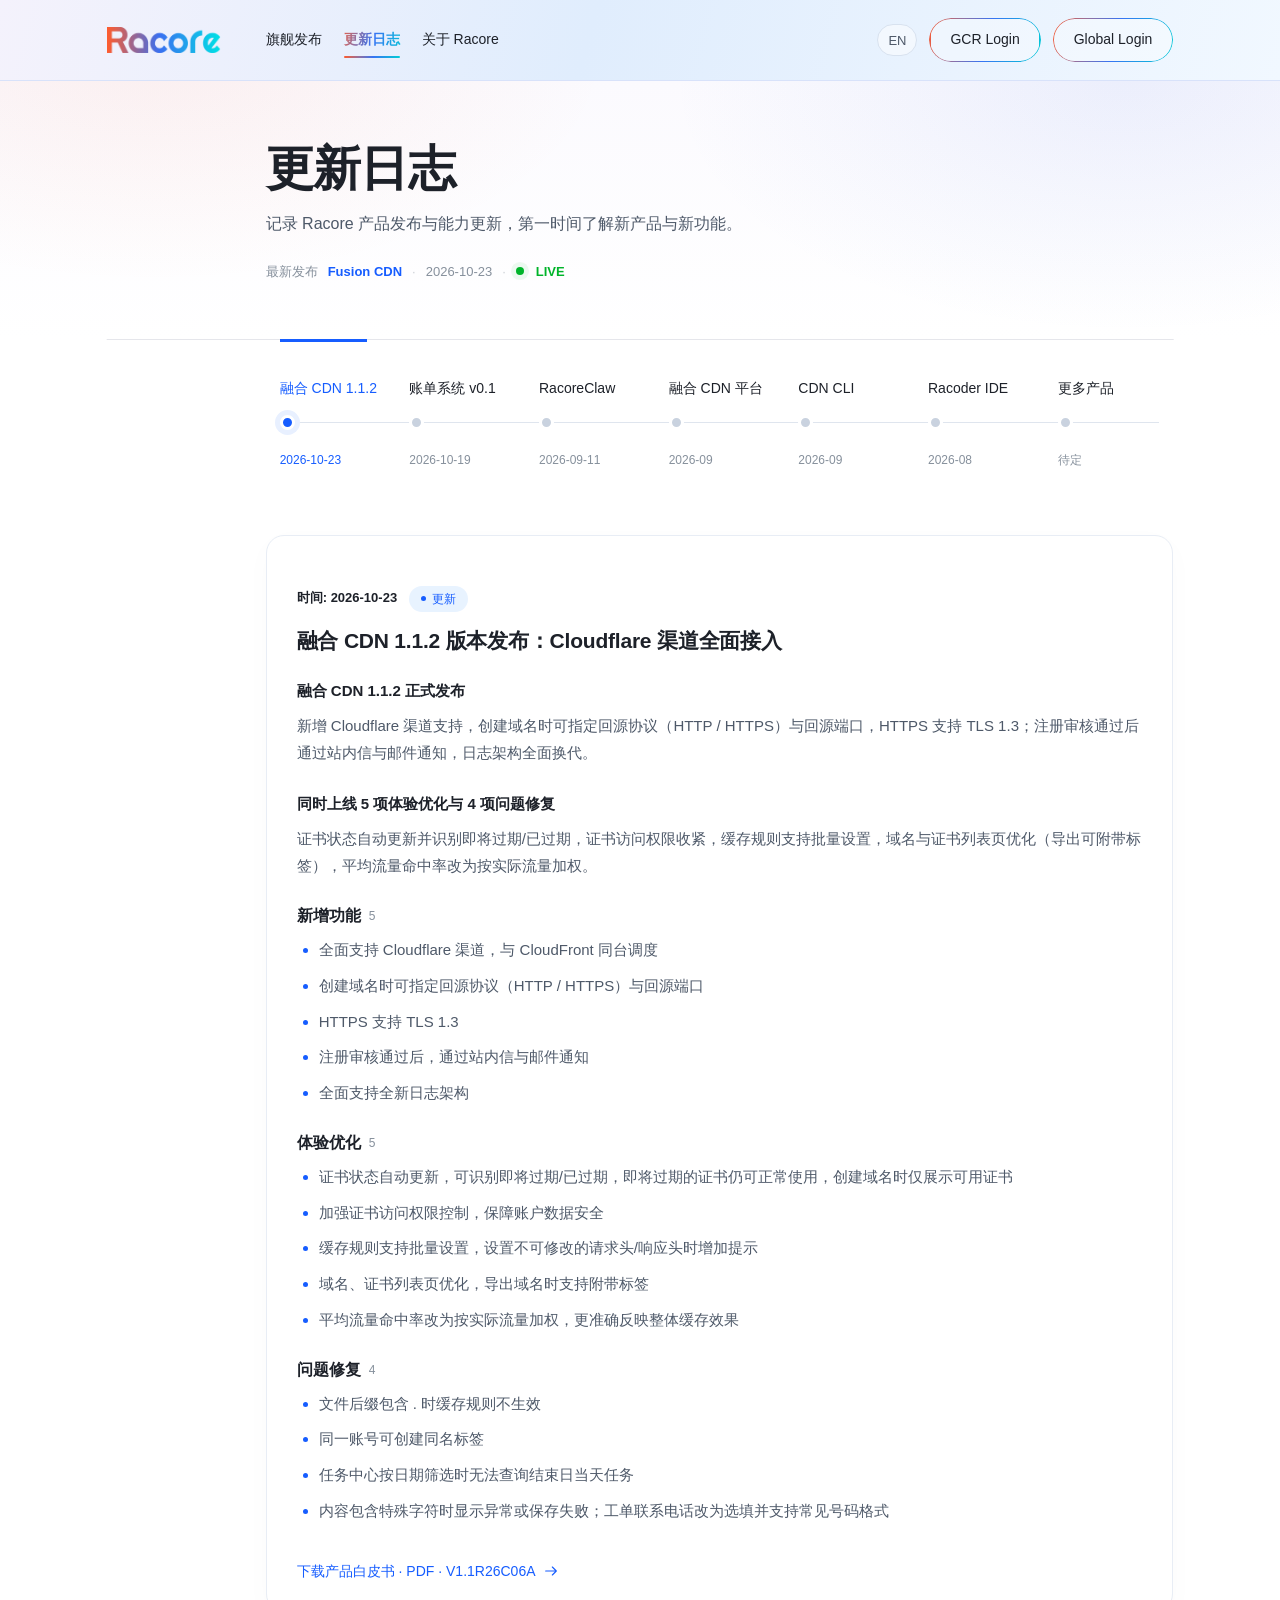
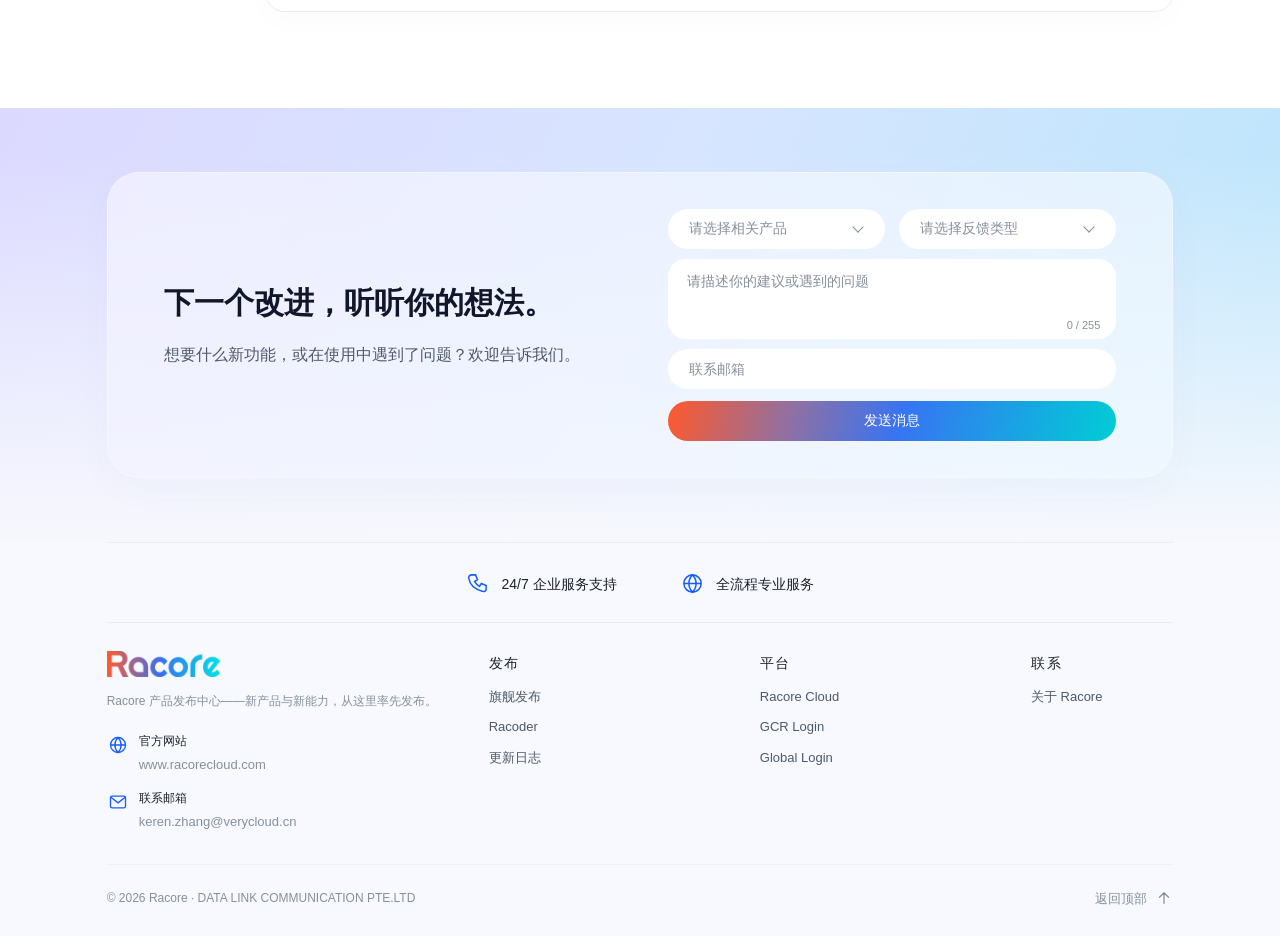
<file: changelog.html>
<!DOCTYPE html>
<html lang="zh-CN">
<head>
<meta charset="UTF-8">
<meta name="viewport" content="width=device-width, initial-scale=1.0">
<title>Racore — 更新日志 | Changelog</title>
<meta name="description" content="Racore 更新日志——每一次产品发布与能力更新，按时间记录在这里。">
<link rel="icon" type="image/svg+xml" href="[data-uri]">
<link rel="preconnect" href="https://fonts.googleapis.com">
<link rel="preconnect" href="https://fonts.gstatic.com" crossorigin>
<link href="https://fonts.googleapis.com/css2?family=Inter+Tight:wght@300;400;500;600;700;800;900&family=Noto+Sans+SC:wght@400;500;700;900&display=swap" rel="stylesheet">
<style>
/* ============================================================
   RACORE CHANGELOG — tokens shared with index.html (Racore_W aligned)
   ============================================================ */
:root{
  --page-bg:#FFFFFF;
  --bg-soft:#FAF9FC;
  --ink:#1D2129;
  --ink-2:#4E5969;
  --ink-3:#86909C;
  --line:#E5E7EB;
  --line-2:#F0F1F3;
  --brand:#517AEB;
  --brand-ghost:rgba(81,122,235,.10);
  --live:#3ECF8E;
  --g1:#F75D36; --g2:#A86C8D; --g3:#517AEB; --g4:#2CB6EE; --g5:#1BD0EA;
  --racore-grad:linear-gradient(135deg,#F75D36 0%,#A86C8D 28%,#517AEB 48%,#2CB6EE 74%,#1BD0EA 100%);
  --radius:14px;
  --radius-lg:20px;
  --sans:"PingFang SC","苹方",Inter,"Microsoft YaHei",Arial,sans-serif;
  --mono:"SF Mono","Monaco","Menlo","Consolas",ui-monospace,monospace;
}
*{margin:0;padding:0;box-sizing:border-box}
html{scroll-behavior:smooth}
body{
  font-family:var(--sans);
  background:var(--page-bg);
  color:var(--ink-2);
  -webkit-font-smoothing:antialiased;
  line-height:1.75;
  overflow-x:hidden;
}
::selection{background:rgba(81,122,235,.22);color:var(--ink)}
a{color:inherit;text-decoration:none}
:focus-visible{outline:2px solid var(--brand);outline-offset:2px;border-radius:4px}
.mono{font-family:var(--mono)}

/* ---------- top bar (same as index.html) ---------- */
.bar{
  position:sticky;top:0;z-index:50;
  background:rgba(255,255,255,.82);
  backdrop-filter:saturate(1.4) blur(12px);
  border-bottom:1px solid transparent;
  transition:border-color .3s ease,box-shadow .3s ease;
}
.bar.scrolled{border-bottom:1px solid var(--line);box-shadow:0 6px 24px -12px rgba(29,33,41,.14)}
.bar-in{max-width:1240px;margin:0 auto;height:68px;display:flex;align-items:center;gap:24px;padding:0 24px}
.brand{display:flex;align-items:center;gap:10px;font-weight:800;font-size:22px;letter-spacing:-.01em;color:var(--ink)}
.brand span{
  background:var(--racore-grad);
  -webkit-background-clip:text;background-clip:text;
  -webkit-text-fill-color:transparent;color:transparent;
}
.nav{display:flex;gap:2px;margin-left:8px}
.nav a{padding:8px 15px;border-radius:999px;font-size:15px;font-weight:500;color:var(--ink);transition:background .15s,color .15s}
.nav a:hover{background:var(--brand-ghost);color:var(--brand)}
.nav a.on{background:var(--brand-ghost);color:var(--brand);font-weight:600}
.bar-right{margin-left:auto;display:flex;align-items:center;gap:10px}

/* ---------- buttons (same as index.html) ---------- */
.btn{
  display:inline-flex;align-items:center;gap:8px;
  font-size:14px;font-weight:600;border-radius:999px;padding:0 24px;
  border:1.5px solid transparent;cursor:pointer;transition:all .18s;white-space:nowrap;
  height:44px;line-height:1;box-sizing:border-box;
}
.btn .arrow{transition:transform .15s}
.btn:hover .arrow{transform:translateX(3px)}
.btn-grad{
  position:relative;color:#fff;border:none;font-weight:700;
  background:var(--racore-grad);background-size:160% 160%;background-position:0% 50%;
  isolation:isolate;
  transition:background-position .5s ease,transform .2s ease,box-shadow .28s ease;
}
.btn-grad:hover{transform:translateY(-1px);background-position:100% 50%;box-shadow:0 12px 28px -8px rgba(81,122,235,.45)}
.btn-grad span{color:#fff;position:relative;z-index:1}
.btn-ghost{position:relative;background:transparent;color:var(--ink);border:1.5px solid transparent;height:40px;padding:0 18px;font-weight:500}
.btn-ghost::before{
  content:"";position:absolute;inset:0;border-radius:inherit;padding:1.5px;
  background:var(--racore-grad);
  -webkit-mask:linear-gradient(#000 0 0) content-box,linear-gradient(#000 0 0);
  -webkit-mask-composite:xor;mask-composite:exclude;
  pointer-events:none;
}
.btn-ghost:hover{transform:translateY(-1px);box-shadow:0 8px 20px -8px rgba(81,122,235,.35)}
.btn-ghost:hover span{
  background:var(--racore-grad);
  -webkit-background-clip:text;background-clip:text;
  -webkit-text-fill-color:transparent;color:transparent;
}
.btn-line{border:1.5px solid var(--line);background:#fff;color:var(--ink)}
.btn-line:hover{border-color:var(--brand);color:var(--brand)}
.lang{
  font-family:var(--mono);font-size:12px;color:var(--ink-3);
  border:1px solid var(--line);border-radius:999px;padding:6px 13px;background:transparent;cursor:pointer;
  transition:color .15s,border-color .15s;
}
.lang:hover{color:var(--brand);border-color:var(--brand)}

/* ---------- page head ---------- */
.page-head{
  position:relative;overflow:hidden;
  border-bottom:1px solid var(--line-2);
  background:
    radial-gradient(760px 380px at 12% -10%, rgba(247,93,54,.07), transparent 60%),
    radial-gradient(760px 420px at 88% 0%, rgba(81,122,235,.09), transparent 60%),
    linear-gradient(180deg,#FBFAFE 0%,var(--page-bg) 100%);
}
.page-head-in{max-width:860px;margin:0 auto;padding:76px 24px 56px}
.kicker{
  display:inline-block;font-size:12px;font-weight:700;letter-spacing:.14em;
  text-transform:uppercase;margin-bottom:16px;color:var(--brand);
  background:var(--brand-ghost);padding:7px 15px;border-radius:999px;
}
h1.title{font-size:clamp(32px,4.2vw,48px);font-weight:800;line-height:1.15;letter-spacing:-.015em;color:var(--ink)}
.page-sub{margin-top:14px;font-size:16.5px;color:var(--ink-2);max-width:44em}
.page-meta{
  margin-top:22px;display:flex;align-items:center;gap:10px;flex-wrap:wrap;
  font-family:var(--mono);font-size:12.5px;color:var(--ink-3);
}
.page-meta .sep{opacity:.4}
.page-meta b{color:var(--brand);font-weight:600}

/* ---------- changelog list (DeepSeek-style doc entries) ---------- */
.log-in{max-width:860px;margin:0 auto;padding:24px 24px 96px}
.log-entry{padding:8px 0 40px;border-bottom:1px solid var(--line);position:relative}
.log-entry:last-of-type{border-bottom:none}
.log-date{
  display:flex;align-items:center;gap:8px;
  font-family:var(--mono);font-size:13.5px;font-weight:600;color:var(--ink);
  margin:24px 0 14px;
}
.log-date .anchor{
  font-family:var(--mono);color:var(--ink-3);font-weight:400;font-size:14px;
  opacity:0;transition:opacity .15s,color .15s;
}
.log-entry:hover .anchor,.log-date .anchor:focus-visible{opacity:1}
.log-date .anchor:hover{color:var(--brand)}
.log-title{
  display:flex;align-items:center;gap:12px;flex-wrap:wrap;
  font-size:21px;font-weight:700;color:var(--ink);letter-spacing:-.01em;
  margin-bottom:14px;
}
.log-pill{
  font-family:var(--mono);font-size:10.5px;font-weight:700;letter-spacing:.1em;
  border-radius:999px;padding:4px 11px;flex:none;
}
.log-pill.launch{background:var(--racore-grad);color:#fff;display:inline-flex;align-items:center;gap:6px;box-shadow:0 3px 10px -3px rgba(81,122,235,.45)}
.log-pill.launch .status-dot{margin:0;width:6px;height:6px}
.log-pill.update{background:var(--brand-ghost);color:var(--brand)}
.log-pill.soon{background:transparent;border:1px dashed var(--line);color:var(--ink-3);letter-spacing:.1em}
.status-dot{
  display:inline-block;width:8px;height:8px;border-radius:50%;background:var(--live);
  vertical-align:1px;margin-right:6px;animation:statusPulse 1.8s ease-out infinite;
}
@keyframes statusPulse{
  0%{box-shadow:0 0 0 0 rgba(62,207,142,.45)}
  70%{box-shadow:0 0 0 8px rgba(62,207,142,0)}
  100%{box-shadow:0 0 0 0 rgba(62,207,142,0)}
}
.log-body p{font-size:15.5px;color:var(--ink-2);line-height:1.85;margin-bottom:12px;max-width:46em}
.log-body ul{margin:6px 0 14px;padding-left:22px;max-width:46em}
.log-body li{font-size:15px;color:var(--ink-2);line-height:1.8;margin-bottom:6px}
.log-body li::marker{color:var(--g4)}
.log-body code{
  font-family:var(--mono);font-size:13px;background:var(--bg-soft);border:1px solid var(--line);
  border-radius:6px;padding:2px 7px;color:var(--brand);
}
.log-body strong{color:var(--ink);font-weight:700}
.log-link{
  display:inline-flex;align-items:center;gap:7px;
  font-size:14px;font-weight:700;color:var(--brand);margin-top:10px;
}
.log-link .arrow{transition:transform .15s}
.log-link:hover .arrow{transform:translateX(4px)}
.log-entry.soon .log-body p{color:var(--ink-3)}
.log-more{margin-top:44px;text-align:center;font-size:14.5px;color:var(--ink-3)}
.log-more b{color:var(--brand);font-weight:700}
.log-more a:hover b{text-decoration:underline}

/* ---------- bottom CTA strip ---------- */
.cta-strip{
  background:linear-gradient(135deg,#FFE3D6 0%,#FBDDE8 30%,#E4E0F8 62%,#D8EFFB 100%);
  text-align:center;padding:72px 24px;
}
.cta-strip h2{font-size:clamp(24px,3vw,34px);font-weight:800;letter-spacing:-.015em;color:var(--ink)}
.cta-strip p{margin:12px auto 0;max-width:32em;color:var(--ink-2);font-size:15.5px}
.cta-row{display:flex;gap:14px;justify-content:center;margin-top:28px;flex-wrap:wrap}
.cta-row .btn{height:48px;padding:0 28px;font-size:15px}
.btn-white{background:#fff;border:1.5px solid rgba(255,255,255,.9);color:var(--ink);font-weight:600;box-shadow:0 10px 26px -12px rgba(29,33,41,.3)}
.btn-white:hover{transform:translateY(-1px);border-color:#fff;box-shadow:0 14px 30px -12px rgba(29,33,41,.35)}

/* ---------- footer (same as index.html) ---------- */
footer{background:var(--page-bg);border-top:1px solid var(--line);padding:60px 24px 36px;color:var(--ink-2)}
.foot-in{max-width:1240px;margin:0 auto}
.foot-grid{display:grid;grid-template-columns:2fr 1fr 1fr 1fr;gap:32px}
.foot-brand{display:flex;align-items:center;gap:10px;color:var(--ink);font-weight:800;font-size:18px}
.foot-brand span{
  background:var(--racore-grad);-webkit-background-clip:text;background-clip:text;
  -webkit-text-fill-color:transparent;
}
.foot-tag{margin-top:12px;font-size:14px;max-width:32ch;line-height:1.75;color:var(--ink-3)}
.foot-col h5{font-size:12px;letter-spacing:.12em;text-transform:uppercase;color:var(--ink-3);margin-bottom:14px;font-weight:700}
.foot-col a{display:block;font-size:14px;padding:5px 0;color:var(--ink-2);transition:color .15s}
.foot-col a:hover{color:var(--brand)}
.foot-bottom{
  margin-top:48px;padding-top:22px;border-top:1px solid var(--line-2);
  display:flex;justify-content:space-between;align-items:center;gap:16px;flex-wrap:wrap;
  font-size:13px;color:var(--ink-3);
}

/* ---------- responsive ---------- */
@media (max-width:720px){
  .nav{display:none}
  .bar-in{gap:10px;flex-wrap:wrap;height:auto;padding:12px 16px}
  .bar-right{margin-left:auto;flex-wrap:wrap;gap:8px}
  .page-head-in{padding:56px 18px 40px}
  .log-in{padding:16px 18px 72px}
  .log-title{font-size:18px}
  .cta-strip{padding:56px 18px}
  .foot-grid{grid-template-columns:1fr 1fr}
}
@media (prefers-reduced-motion:reduce){
  html{scroll-behavior:auto}
  .status-dot{animation:none}
  *{transition:none!important;animation:none!important}
}
</style>
<link rel="stylesheet" href="navigation-theme.css"><link rel="stylesheet" href="changelog-timeline.css"><link rel="stylesheet" href="footer-polish.css"><link rel="stylesheet" href="button-consistency.css"><link rel="stylesheet" href="content-width.css"><link rel="stylesheet" href="shared-header.css"><link rel="stylesheet" href="footer-corporate.css?v=20261106-678-contacts"><link rel="stylesheet" href="next-release.css"><link rel="stylesheet" href="product-feedback.css?v=20261104-email-white"><link rel="stylesheet" href="ui-consistency.css"><link rel="stylesheet" href="responsive-fixes.css"><link rel="stylesheet" href="feedback-consistency.css?v=20261109-sent"></head>
<body>

<!-- ============ TOP BAR ============ -->
<header class="bar" id="top">
  <div class="bar-in">
    <a class="brand" href="index.html" aria-label="Racore home">
      <img src="assets/racore-logo.webp?v=20261106-lossless" alt="Racore" width="2048" height="463">
    </a>
    <button class="menu-toggle" type="button" aria-label="Open menu" aria-expanded="false" aria-controls="primary-nav"><span></span><span></span><span></span></button>
    <nav class="nav" id="primary-nav" aria-label="Primary">
      <a href="index.html#featured" data-i18n="nav.featured">旗舰发布</a>
      <a href="changelog.html" class="on" aria-current="page" data-i18n="nav.changelog">更新日志</a>
      <a href="index.html#about" data-i18n="nav.about">关于 Racore</a>
    </nav>
    <div class="bar-right">
      <button class="lang" id="langToggle" aria-label="Switch language">EN</button>
      <a class="btn btn-ghost" href="https://login.iverycloud.com/"><span>GCR Login</span></a>
      <a class="btn btn-ghost" href="https://login.racorecloud.com/"><span>Global Login</span></a>
    </div>
  </div>
</header>

<!-- ============ PAGE HEAD ============ -->
<section class="page-head" id="log">
  <div class="page-head-in">

    <h1 class="title" data-i18n="log.title">更新日志</h1>
    <p class="page-sub" data-i18n="log.sub">记录 Racore 产品发布与能力更新，第一时间了解新产品与新功能。</p>
    <div class="page-meta">
      <span data-i18n="log.latest">最新发布</span><b id="metaLatest">Racoder</b>
      <span class="sep">·</span><span class="mono" id="metaDate">2026-08</span>
      <span class="sep">·</span><span id="metaStatus"><span class="status-dot"></span><b>LIVE</b></span>
    </div>
  </div>
</section>

<!-- ============ CHANGELOG LIST ============ -->
<main class="log-in">
  <div id="logList"><!-- rendered by JS from UPDATES (data.js) --></div>

</main>

<!-- ============ CTA STRIP ============ -->
<section class="cta-soft next-release" id="next-release"><div class="release-panel"></div></section>

<!-- ============ FOOTER ============ -->
<footer>
  <div class="foot-in">
    <div class="foot-grid">
      <div>
        <a class="foot-brand" href="index.html" aria-label="Racore home"><img src="assets/racore-logo.webp?v=20261106-lossless" alt="Racore" width="2048" height="463"></a>
        <p class="foot-tag" data-i18n="ft.tag">Racore 产品发布中心——新产品与新能力，从这里率先发布。</p>
      </div>
      <div class="foot-col">
        <h5 data-i18n="ft.c1">发布</h5>
        <a href="index.html#featured" data-i18n="nav.featured">旗舰发布</a>
        <a href="https://racoder.verycloud.cn/profile">Racoder</a>
        <a href="#log" data-i18n="nav.changelog">更新日志</a>
      </div>
      <div class="foot-col">
        <h5 data-i18n="ft.c2">平台</h5>
        <a href="https://www.racorecloud.com/">Racore Cloud</a>
        <a href="https://login.iverycloud.com/">GCR Login</a>
        <a href="https://login.racorecloud.com/">Global Login</a>
      </div>
      <div class="foot-col">
        <h5 data-i18n="ft.c3">联系</h5>
        <a href="index.html#about" data-i18n="nav.about">关于 Racore</a>
      </div>
    </div>
    <div class="foot-bottom">
      <span>© 2026 Racore · DATA LINK COMMUNICATION PTE.LTD</span>
      <button class="lang" id="langToggle2" aria-label="Switch language">EN</button>
    </div>
  </div>
</footer>

<script src="data.js"></script>
<script>
/* ============================================================
   I18N — 默认中文，右上角切换 EN（与 index.html 共用 localStorage key）
   ============================================================ */
const I18N = {
  zh: {
    "nav.featured":"旗舰发布","nav.changelog":"更新日志","nav.about":"关于 Racore",
    "log.kicker":"Changelog",
    "log.title":"更新日志",
    "log.sub":"记录 Racore 产品发布与能力更新，第一时间了解新产品与新功能。",
    "log.latest":"最新发布",
    "log.datePrefix":"时间: ",
    "log.type.LAUNCH":"发布","log.type.UPDATE":"更新","log.type.SOON":"预告",
    "log.hint":'有什么期待看到的新能力？<a href="mailto:keren.zhang@verycloud.cn"><b>告诉我们</b></a>——路线图由使用它的人共同塑造。',
    "cta.h":"回到发布中心，看看旗舰产品。",
    "cta.p":"最新发布已记录在上——回到发布中心看看旗舰产品，或关注下一个发布。",
    "cta.b1":"返回发布中心","cta.b2":"邮件联系我们",
    "ft.tag":"Racore 产品发布中心——新产品与新能力，从这里率先发布。",
    "ft.c1":"发布","ft.c2":"平台","ft.c3":"联系","ft.contact":"联系我们"
  },
  en: {
    "nav.featured":"Featured","nav.changelog":"Changelog","nav.about":"About",
    "log.kicker":"Changelog",
    "log.title":"Changelog",
    "log.sub":"Track Racore product releases and updates, with new features announced here first.",
    "log.latest":"Latest release",
    "log.datePrefix":"Date: ",
    "log.type.LAUNCH":"LAUNCH","log.type.UPDATE":"UPDATE","log.type.SOON":"SOON",
    "log.hint":'Have something you\'d like to see next? <a href="mailto:keren.zhang@verycloud.cn"><b>Tell us</b></a> — the roadmap is shaped by the people who use it.',
    "cta.h":"Back to the launch hub — see what's live.",
    "cta.p":"Every launch is logged here the moment it ships — head back to the hub, or follow for the next one.",
    "cta.b1":"Back to launch hub","cta.b2":"Email the team",
    "ft.tag":"Racore's product launch hub — new products and capabilities, announced here first.",
    "ft.c1":"Launches","ft.c2":"Platform","ft.c3":"Contact","ft.contact":"Contact us"
  }
};

let lang = "zh";
try { lang = localStorage.getItem("racore-lang") || "zh"; } catch(e){}
const dict = () => I18N[lang] || I18N.zh;
const esc = s => String(s).replace(/&/g,"&amp;").replace(/</g,"&lt;").replace(/>/g,"&gt;").replace(/"/g,"&quot;");

/* ---------- render changelog entries (DeepSeek-style) ---------- */
function renderLog(){
  const d = dict();
  const list = document.getElementById("logList");
  const seenIds = {};
  list.innerHTML = UPDATES.map(u => {
    const title = u.title[lang] || u.title.en || u.title.zh;
    const typeLabel = d["log.type." + u.type] || u.type;
    const pillCls = u.type.toLowerCase();
    const pill = u.type === "LAUNCH"
      ? '<span class="log-pill launch"><span class="status-dot"></span>' + esc(typeLabel) + '</span>'
      : '<span class="log-pill ' + pillCls + '">' + esc(typeLabel) + '</span>';
    const paras = (u.body && (u.body[lang] || u.body.en || u.body.zh) || [])
      .map(p => "<p>" + p + "</p>").join("");
    const items = u.bullets && (u.bullets[lang] || u.bullets.en || u.bullets.zh) || [];
    const groups = [
      {title:lang === 'zh' ? '新增功能' : 'New features', pattern:/^(?:新增：|New:\s*)/i},
      {title:lang === 'zh' ? '体验优化' : 'Improvements', pattern:/^(?:优化：|Improved:\s*)/i},
      {title:lang === 'zh' ? '问题修复' : 'Fixes', pattern:/^(?:修复：|Fixed:\s*)/i}
    ];
    const categorized = groups.map(g => ({...g, items:items.filter(b => g.pattern.test(b))})).filter(g => g.items.length);
    const other = items.filter(b => !groups.some(g => g.pattern.test(b)));
    const listMarkup = rows => '<ul>' + rows.map(b => '<li>' + b + '</li>').join('') + '</ul>';
    const bullets = categorized.map(g => '<section class="log-detail-group"><h4>' + g.title + '<span>' + g.items.length + '</span></h4>' + listMarkup(g.items.map(b => b.replace(g.pattern,''))) + '</section>').join('') + (other.length ? listMarkup(other) : '');
    let link = "";
    if (u.link && u.link.href){
      const label = (u.link[lang] || u.link.en || u.link.zh) + (/\.pdf(?:$|[?#])/i.test(u.link.href) ? ' · PDF · V1.1R26C06A' : '');
      link = '<a class="log-link" href="' + u.link.href + '"><span>' + esc(label) + '</span><span class="arrow">→</span></a>';
    }
    let anchorId = "u-" + u.date.replace(/[^0-9A-Za-z-]/g,"");
    if (seenIds[anchorId]){ seenIds[anchorId]++; anchorId += "-" + seenIds[anchorId]; }
    else { seenIds[anchorId] = 1; }
    return '<article class="log-entry' + (u.type === "SOON" ? " soon" : "") + '" id="' + anchorId + '">' +
      '<h2 class="log-date"><span>' + esc(d["log.datePrefix"]) + '<span class="mono">' + esc(u.date) + '</span></span>' +
      pill + '</h2>' +
      '<h3 class="log-title"><span>' + title + "</span></h3>" +
      '<div class="log-body">' + paras + bullets + link + '</div>' +
    '</article>';
  }).join("");
}

/* ---------- page meta from latest release ---------- */
function renderMeta(){
  const rel = latestRelease();
  document.getElementById("metaLatest").textContent = rel.product;
  document.getElementById("metaDate").textContent = rel.date;
  document.querySelector("#metaStatus b").textContent = rel.type === "SOON" ? "SOON" : "LIVE";
  document.title = (lang === "zh")
    ? "Racore — 更新日志 | Changelog"
    : "Racore — Changelog | 更新日志";
}

/* ---------- language switching ---------- */
function setLang(l){
  lang = l;
  document.documentElement.lang = (l === "zh") ? "zh-CN" : "en";
  const d = dict();
  document.querySelectorAll("[data-i18n]").forEach(el => {
    const k = el.getAttribute("data-i18n");
    if (d[k] != null) el.textContent = d[k];
  });
  document.querySelectorAll("[data-i18n-html]").forEach(el => {
    const k = el.getAttribute("data-i18n-html");
    if (d[k] != null) el.innerHTML = d[k];
  });
  renderLog();
  renderMeta();
  const label = (l === "zh") ? "EN" : "中文";
  document.getElementById("langToggle").textContent = label;
  document.getElementById("langToggle2").textContent = label;
  try { localStorage.setItem("racore-lang", l); } catch(e){}
}
function toggleLang(){ setLang(lang === "zh" ? "en" : "zh"); }
document.getElementById("langToggle").addEventListener("click", toggleLang);
document.getElementById("langToggle2").addEventListener("click", toggleLang);

/* ---------- navbar shadow on scroll ---------- */
(function(){
  const bar = document.querySelector('.bar');
  if(!bar) return;
  function onScroll(){ bar.classList.toggle('scrolled', window.scrollY > 10); }
  window.addEventListener('scroll', onScroll, {passive:true});
  onScroll();
})();

setLang(lang);
</script>
<script src="changelog-timeline.js"></script><script src="footer-polish.js"></script><script>document.querySelector(".menu-toggle").addEventListener("click",function(){this.setAttribute("aria-expanded",String(this.getAttribute("aria-expanded")!=="true"))})</script><script src="footer-corporate.js"></script><script src="product-feedback.js?v=20261109-sent"></script><script src="page-i18n-fixes.js"></script></body>
</html>
</file>
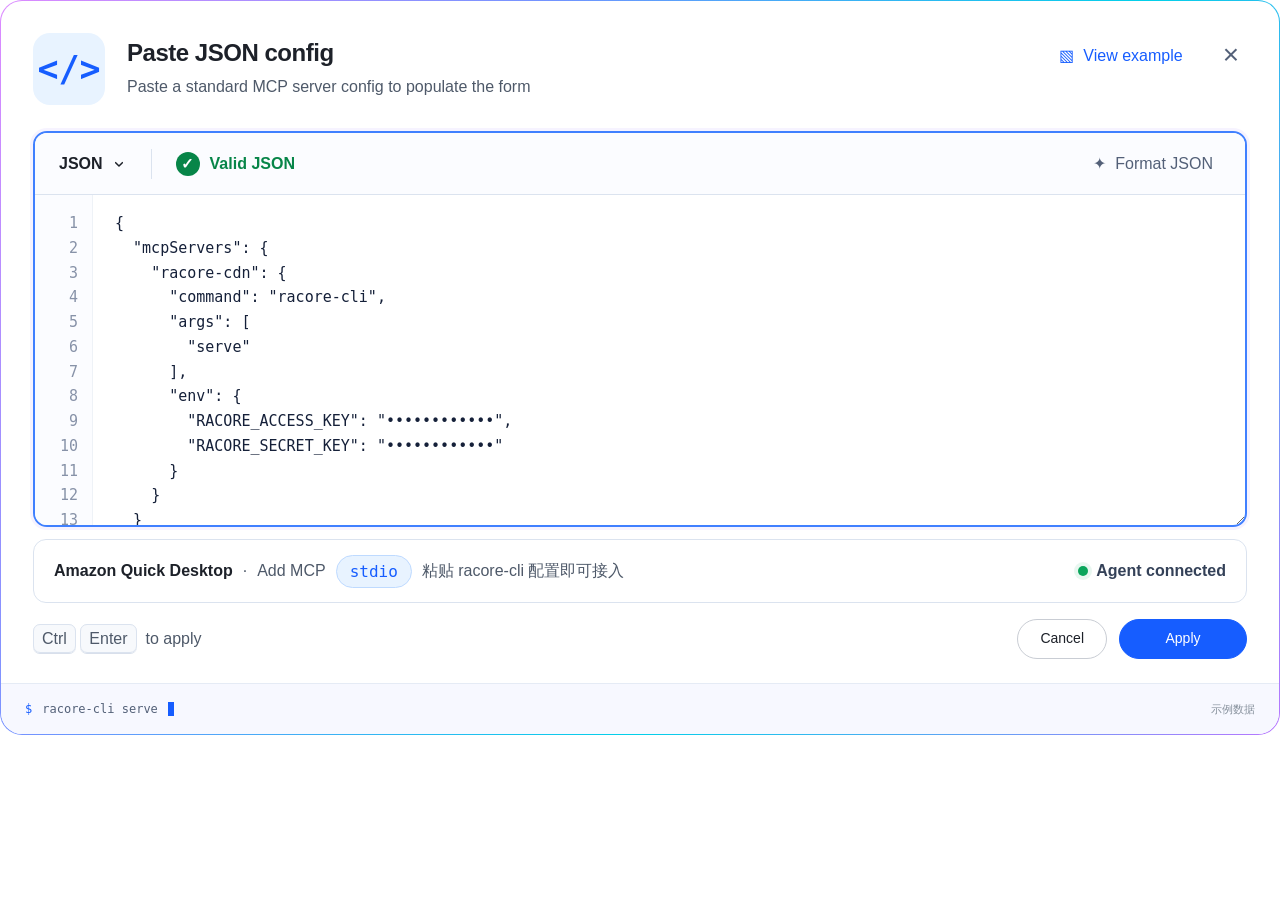
<file: assets/mcp-json-import.html>
<!doctype html>
<html lang="en">
<head>
  <meta charset="utf-8" />
  <meta name="viewport" content="width=device-width, initial-scale=1" />
  <title>Import MCP configuration</title>
  <style>
    :root {
      color-scheme: light;
      --ink: #1D2129;
      --muted: #4E5969;
      --line: #dbe3ef;
      --surface: #ffffff;
      --canvas: #f4f7fb;
      --purple: #165DFF;
      --purple-2: #4080FF;
      --green: #078548;
      --green-soft: #effaf4;
      --red: #d63f3f;
      --red-soft: #fff3f3;
      --radius: 18px;
      font-family:var(--racore-ui-font);
    }

    * { box-sizing: border-box; }

    body {
      margin: 0;
      min-height: 100vh;
      display: grid;
      place-items: center;
      padding: 32px;
      color: var(--ink);
      background:
        radial-gradient(circle at 50% 35%, #ffffff 0, #f8faff 42%, transparent 70%),
        var(--canvas);
    }

    button, textarea { font: inherit; }
    button { cursor: pointer; }

    .page-shell { width: min(1180px, 100%); }

    .modal {
      width: 100%;
      background: var(--surface);
      border: 1px solid #cfd9e7;
      border-radius: 22px;
      box-shadow: 0 20px 60px rgba(35, 55, 90, .12);
      padding: 32px;
    }

    .header {
      display: grid;
      grid-template-columns: 72px 1fr auto;
      gap: 22px;
      align-items: center;
      margin-bottom: 26px;
    }

    .app-icon {
      width: 72px;
      height: 72px;
      display: grid;
      place-items: center;
      border-radius: 17px;
      color: var(--purple);
      background: #efeaff;
      font: 700 35px/1 ui-monospace, SFMono-Regular, Menlo, Consolas, monospace;
    }

    h1 { margin: 0 0 6px; font-size: clamp(25px, 3vw, 34px); letter-spacing: -.025em; }
    .subtitle { margin: 0; color: var(--muted); font-size: 18px; line-height: 1.5; }

    .header-actions { display: flex; align-items: center; gap: 24px; align-self: start; }
    .link-button, .icon-button, .tool-button {
      border: 0;
      background: none;
      color: var(--purple);
      font-weight: 650;
      padding: 8px;
    }
    .icon-button { color: #536078; font-size: 28px; line-height: 1; }

    .editor-shell {
      overflow: hidden;
      border: 2px solid var(--purple-2);
      border-radius: 14px;
      background: #fff;
      box-shadow: 0 0 0 3px rgba(103, 55, 244, .06);
    }

    .editor-toolbar {
      min-height: 62px;
      display: flex;
      align-items: center;
      gap: 22px;
      padding: 0 24px;
      border-bottom: 1px solid var(--line);
      background: #fbfcff;
    }

    .language {
      height: 38px;
      display: inline-flex;
      align-items: center;
      justify-content: center;
      gap: 8px;
      border: 0;
      padding: 0;
      color: var(--ink);
      background: transparent;
      font-weight: 700;
      line-height: 1;
    }
    .language svg {
      width: 16px;
      height: 16px;
      flex: 0 0 16px;
      stroke-width: 2.25;
    }
    .divider { width: 1px; height: 30px; margin: 0 2px; background: var(--line); }
    .live-state { min-height: 38px; display: inline-flex; align-items: center; gap: 10px; color: var(--green); font-weight: 650; line-height: 1; }
    .live-state.invalid { color: var(--red); }
    .check { width: 24px; height: 24px; display: grid; place-items: center; flex: 0 0 24px; border-radius: 50%; color: #fff; background: var(--green); }
    .check::after { content: "✓"; color: white; font-size: 15px; font-weight: 800; line-height: 1; }
    .invalid .check { background: var(--red); }
    .invalid .check::after { content: "!"; }
    .tool-button { margin-left: auto; color: #536078; }

    .editor-wrap { position: relative; min-height: 330px; }
    .line-numbers {
      position: absolute;
      inset: 0 auto 0 0;
      width: 58px;
      padding: 16px 14px;
      color: #8792a8;
      text-align: right;
      white-space: pre;
      line-height: 1.65;
      background: #fbfcff;
      border-right: 1px solid #eef2f7;
      font: 15px/1.65 ui-monospace, SFMono-Regular, Menlo, Consolas, monospace;
      pointer-events: none;
      user-select: none;
    }

    textarea {
      display: block;
      width: 100%;
      min-height: 330px;
      resize: vertical;
      border: 0;
      outline: 0;
      padding: 16px 22px 16px 80px;
      color: #152039;
      background: transparent;
      tab-size: 2;
      line-height: 1.65;
      font-family: ui-monospace, SFMono-Regular, Menlo, Consolas, monospace;
      font-size: 15px;
    }

    .status-row {
      margin-top: 14px;
      min-height: 56px;
      display: flex;
      align-items: center;
      justify-content: space-between;
      gap: 18px;
      padding: 12px 18px;
      border: 1px solid #d7eddf;
      border-radius: 13px;
      background: var(--green-soft);
      color: var(--green);
      font-weight: 650;
    }
    .status-row.invalid { border-color: #f1cccc; background: var(--red-soft); color: var(--red); }
    .status-main, .security { display: inline-flex; align-items: center; gap: 10px; }
    .security { color: var(--muted); font-weight: 500; }

    .connection-guide {
      margin-top: 12px;
      min-height: 64px;
      display: flex;
      align-items: center;
      justify-content: space-between;
      gap: 22px;
      padding: 13px 20px;
      border: 1px solid var(--line);
      border-radius: 13px;
      background: #fff;
      color: var(--ink);
    }
    .guide-copy { display: flex; align-items: center; flex-wrap: wrap; gap: 10px; }
    .guide-product { color: var(--ink); font-weight: 750; }
    .guide-separator, .guide-label, .guide-instruction { color: var(--muted); }
    .transport-badge { padding: 6px 13px; border: 1px solid #70b9dc; border-radius: 999px; color: #087eae; background: #f5fbfe; font-family: ui-monospace, SFMono-Regular, Menlo, Consolas, monospace; }
    .agent { white-space: nowrap; color: #344158; font-weight: 600; }
    .dot { display: inline-block; width: 10px; height: 10px; margin-right: 8px; border-radius: 50%; background: #0aa55b; box-shadow: 0 0 0 4px rgba(10, 165, 91, .09); }

    .command-card {
      width: 100%;
      margin-top: 16px;
      padding: 20px 28px;
      border: 1px solid #d5dde9;
      border-radius: 16px;
      color: #536078;
      background: #fff;
      box-shadow: 0 12px 35px rgba(35, 55, 90, .06);
      font: 17px/1.5 ui-monospace, SFMono-Regular, Menlo, Consolas, monospace;
    }
    .prompt { margin-right: 14px; color: #5b63ff; font-weight: 750; }

    .footer {
      display: flex;
      align-items: center;
      justify-content: space-between;
      gap: 20px;
      margin-top: 16px;
    }
    .shortcut { color: var(--muted); }
    kbd { padding: 5px 8px; border: 1px solid var(--line); border-radius: 7px; background: #f7f9fc; box-shadow: 0 1px 0 #d8dfeb; font-family: inherit; }
    .buttons { display: flex; gap: 12px; }
    .button { min-height: 46px; padding: 0 24px; border-radius: 10px; border: 1px solid #ccd6e4; background: white; color: var(--ink); font-weight: 650; }
    .button.primary { min-width: 128px; border-color: var(--purple); color: white; background: linear-gradient(135deg, var(--purple-2), #5931ea); box-shadow: 0 8px 18px rgba(103, 55, 244, .2); }
    .button:disabled { cursor: not-allowed; opacity: .48; box-shadow: none; }

    .toast {
      position: fixed;
      left: 50%;
      bottom: 24px;
      transform: translate(-50%, 20px);
      padding: 11px 16px;
      border-radius: 10px;
      color: white;
      background: #18243a;
      opacity: 0;
      pointer-events: none;
      transition: .2s ease;
      box-shadow: 0 10px 30px rgba(20, 33, 58, .2);
    }
    .toast.show { opacity: 1; transform: translate(-50%, 0); }

    @media (max-width: 760px) {
      body { padding: 14px; align-items: start; }
      .modal { padding: 20px; border-radius: 17px; }
      .header { grid-template-columns: 54px 1fr auto; gap: 12px; }
      .app-icon { width: 54px; height: 54px; font-size: 26px; }
      .header-actions .link-button { display: none; }
      .subtitle { font-size: 15px; }
      .status-row, .connection-guide, .footer { align-items: flex-start; flex-direction: column; }
      .security { align-self: flex-start; }
      .buttons { width: 100%; }
      .button { flex: 1; padding-inline: 14px; }
      .button.primary { min-width: 0; }
      .shortcut { display: none; }
    }
  </style>
<style>
body { display:block; min-height:0; padding:0; background:transparent; }
.page-shell { width:100%; }
.modal { box-shadow:none; }
@media(max-width:760px) { body { padding:0; } }
</style>
<style>html{background:transparent;color-scheme:normal}body,.page-shell{background:transparent}.modal,.command-card{background:#fff}</style><style>.buttons .button{height:48px;min-height:48px;border-radius:999px;position:relative;background:#fff;border:1px solid transparent;box-shadow:none;color:#1D2129}.buttons .button:not(.primary)::before{content:"";position:absolute;inset:-1px;border-radius:inherit;padding:1px;background:linear-gradient(105deg,#ff592b 0%,#9270a0 27%,#3774f3 52%,#00cdd5 100%);-webkit-mask:linear-gradient(#fff 0 0) content-box,linear-gradient(#fff 0 0);-webkit-mask-composite:xor;mask-composite:exclude;pointer-events:none}.buttons .button.primary{background:linear-gradient(105deg,#ff592b 0%,#9270a0 27%,#3774f3 52%,#00cdd5 100%);border-color:transparent;color:#fff;box-shadow:none}.buttons .button:hover{filter:brightness(1.03)}.buttons .button:active{filter:brightness(.96)}</style><style>:root{font-family:var(--racore-ui-font)}h1{font-family:inherit;font-size:24px;font-weight:600;line-height:1.3;letter-spacing:-.02em;color:#1D2129}.subtitle{font-family:inherit;font-size:16px;font-weight:400;line-height:1.65;color:#4E5969}.header{align-items:center}.footer{position:static;isolation:isolate;flex-wrap:wrap;gap:16px;background:transparent}.buttons{position:static;display:flex;gap:12px;margin-left:auto;flex-shrink:0}.buttons .button{font-size:14px;font-weight:500;line-height:1.4;padding:0 24px;isolation:isolate;overflow:hidden}.buttons .button:not(.primary){border:1px solid #C9CDD4;background:#fff;color:#1D2129}.buttons .button:not(.primary)::before,.buttons .button.primary::before,.buttons .button::after{display:none!important;content:none!important}.buttons .button.primary{background:#165DFF;border:1px solid #165DFF;color:#fff;box-shadow:none}.buttons .button.primary:hover{background:#4080FF;filter:none}.buttons .button.primary:active{background:#0E42D2;filter:none}.buttons .button:not(.primary):hover{background:#F7F8FA;filter:none}@media(max-width:600px){h1{font-size:21px}.subtitle{font-size:14px}.header{column-gap:14px}}</style><style>.app-icon{background:#E8F3FF;color:#165DFF}</style><style>.modal{border:1px solid transparent;background:linear-gradient(#fff,#fff) padding-box,linear-gradient(125deg,#dd8aff,#7194ff 31%,#02d0e9 64%,#b877ff) border-box}</style><style>.buttons .button{height:40px;min-height:40px;max-height:40px;padding:0 22px}</style><style>body,h1,.subtitle,.button{font-family:var(--racore-ui-font)}.prompt{color:#165DFF}.transport-badge{color:#165DFF;background:#E8F3FF;border-color:#BEDAFF}</style><style>:root{--racore-ui-font:"PingFang SC","苹方",Inter,"Microsoft YaHei",Arial,sans-serif}body,.button,h1,.subtitle{font-family:var(--racore-ui-font)}</style><style> .modal{padding-bottom:0;overflow:hidden}.modal .command-card{display:flex;align-items:center;gap:10px;width:calc(100% + 64px);margin:24px -32px 0;padding:16px 24px;min-height:48px;border:0;border-top:1px solid #e5ebf5;border-radius:0 0 21px 21px;background:#f7f8ff;box-shadow:none;font-size:12px;line-height:1.5}.command-card .prompt{margin-right:0;font-weight:500}.command-cursor{width:6px;height:14px;background:#165DFF;animation:command-cursor-blink 1s step-end infinite}@keyframes command-cursor-blink{0%,100%{opacity:1}50%{opacity:0}}.command-hint{margin-left:auto;color:#86909C;font:11px/1.5 var(--racore-ui-font);white-space:nowrap}@media(max-width:760px){.modal .command-card{width:calc(100% + 40px);margin-left:-20px;margin-right:-20px;padding:14px 20px;border-radius:0 0 16px 16px}}</style><style>button,.buttons .button{font-weight:400!important}</style><style>@media(max-width:700px){.command-card{overflow-x:auto}.command-card code{font-size:12px;white-space:nowrap}.command-hint{display:none}.buttons{flex-wrap:wrap}.buttons .button{min-height:44px}}</style></head>
<body>
  <div class="page-shell">
  <main class="modal" role="dialog" aria-modal="true" aria-labelledby="dialog-title">
    <header class="header">
      <div class="app-icon" aria-hidden="true">&lt;/&gt;</div>
      <div>
        <h1 id="dialog-title">Paste JSON config</h1>
        <p class="subtitle">Paste a standard MCP server config to populate the form</p>
      </div>
      <div class="header-actions">
        <button class="link-button" id="exampleButton" type="button">▧&nbsp; View example</button>
        <button class="icon-button" id="closeButton" type="button" aria-label="Close">×</button>
      </div>
    </header>

    <section class="editor-shell" aria-label="JSON editor">
      <div class="editor-toolbar">
        <span class="language" aria-label="JSON format">
          <span>JSON</span>
          <svg viewBox="0 0 24 24" fill="none" stroke="currentColor" stroke-linecap="round" stroke-linejoin="round" aria-hidden="true">
            <path d="m7 10 5 5 5-5"></path>
          </svg>
        </span>
        <span class="divider" aria-hidden="true"></span>
        <span class="live-state" id="liveState"><span class="check"></span><span id="liveStateText">Valid JSON</span></span>
        <button class="tool-button" id="formatButton" type="button">✦&nbsp; Format JSON</button>
      </div>
      <div class="editor-wrap">
        <div class="line-numbers" id="lineNumbers" aria-hidden="true"></div>
        <textarea id="editor" aria-label="MCP JSON configuration" spellcheck="false"></textarea>
      </div>
    </section>

    <div class="connection-guide" aria-label="MCP connection instructions">
      <div class="guide-copy">
        <span class="guide-product">Amazon Quick Desktop</span>
        <span class="guide-separator">·</span>
        <span class="guide-label">Add MCP</span>
        <span class="transport-badge">stdio</span>
        <span class="guide-instruction">粘贴 racore-cli 配置即可接入</span>
      </div>
      <span class="agent"><span class="dot"></span>Agent connected</span>
    </div>

    <footer class="footer">
      <span class="shortcut"><kbd id="shortcutModifier">Ctrl</kbd> <kbd>Enter</kbd>&nbsp; to apply</span>
      <div class="buttons">
        <button class="button" id="cancelButton" type="button">Cancel</button>
        <button class="button primary" id="importButton" type="button">Apply</button>
      </div>
    </footer>
  <div class="command-card" aria-label="CLI command">
    <span class="prompt">$</span><span>racore-cli serve</span><span class="command-cursor" aria-hidden="true"></span><span class="command-hint">示例数据</span>
  </div>
  </main>
  </div>

  <div class="toast" id="toast" role="status" aria-live="polite"></div>

  <script>
    const sample = {
      mcpServers: {
        "racore-cdn": {
          command: "racore-cli",
          args: ["serve"],
          env: {
            RACORE_ACCESS_KEY: "••••••••••••",
            RACORE_SECRET_KEY: "••••••••••••"
          }
        }
      }
    };

    const editor = document.querySelector('#editor');
    const lineNumbers = document.querySelector('#lineNumbers');


    const liveState = document.querySelector('#liveState');
    const liveStateText = document.querySelector('#liveStateText');
    const importButton = document.querySelector('#importButton');
    const toast = document.querySelector('#toast');
    document.querySelector('#shortcutModifier').textContent = /Mac|iPhone|iPad/.test(navigator.platform) ? '⌘' : 'Ctrl';

    function showToast(message) {
      toast.textContent = message;
      toast.classList.add('show');
      window.clearTimeout(showToast.timer);
      showToast.timer = window.setTimeout(() => toast.classList.remove('show'), 1800);
    }

    function updateLines() {
      const count = Math.max(1, editor.value.split('\n').length);
      lineNumbers.textContent = Array.from({ length: count }, (_, index) => index + 1).join('\n');
    }

    function validate() {
      let valid = false;
      let validJSON = false;
      let count = 0;
      try {
        const parsed = JSON.parse(editor.value);
        validJSON = true;
        valid = Boolean(parsed && parsed.mcpServers && typeof parsed.mcpServers === 'object' && !Array.isArray(parsed.mcpServers));
        count = valid ? Object.keys(parsed.mcpServers).length : 0;
      } catch (_) {}


      liveState.classList.toggle('invalid', !validJSON);
      liveStateText.textContent = validJSON ? 'Valid JSON' : 'Invalid JSON';

      importButton.disabled = !valid;
      updateLines();
      return valid;
    }

    function loadExample() {
      editor.value = JSON.stringify(sample, null, 2);
      validate();
    }

    editor.addEventListener('input', validate);
    editor.addEventListener('scroll', () => { lineNumbers.scrollTop = editor.scrollTop; });
    document.querySelector('#exampleButton').addEventListener('click', loadExample);
    document.querySelector('#formatButton').addEventListener('click', () => {
      try {
        editor.value = JSON.stringify(JSON.parse(editor.value), null, 2);
        validate();
        showToast('JSON formatted');
      } catch (_) {
        showToast('Fix invalid JSON before formatting');
      }
    });
    document.querySelector('#cancelButton').addEventListener('click', () => showToast('Import cancelled'));
    document.querySelector('#closeButton').addEventListener('click', () => showToast('Dialog closed'));
    importButton.addEventListener('click', () => {
      if (validate()) showToast('Preview only · Apply requires connection to the app');
    });
    document.addEventListener('keydown', (event) => {
      if ((event.metaKey || event.ctrlKey) && event.key === 'Enter' && !importButton.disabled) {
        event.preventDefault();
        importButton.click();
      }
    });

    loadExample();
  </script>
<script>
(function () {
  function reportHeight() { parent.postMessage({type:'mcp-import-height',height:document.body.getBoundingClientRect().height}, '*'); }
  new ResizeObserver(reportHeight).observe(document.body);
  window.addEventListener('load', reportHeight);
  reportHeight();
})();
</script>
</body>
</html>
</file>
<file: assets/archive-alignment.css>
/* Visual language shared with the Racore archive site. */
html{scroll-padding-top:84px}
body{background:#f7f9ff;color:#2f3851}
.bar{position:sticky;top:0;z-index:80;background:linear-gradient(105deg,#f4f2fc,#e0edfd 46%,#cde5fc);backdrop-filter:none;border-bottom:0;box-shadow:none}
.bar.scrolled{border-bottom:1px solid #d8e2fa;box-shadow:0 8px 24px #314b7812}
.bar-in{width:88%;max-width:1440px;height:70px;padding:0;gap:30px}
.brand{display:flex;width:114px;flex:0 0 114px;align-items:center}
.brand img{display:block;width:114px;height:auto;max-height:54px;object-fit:contain}
.nav{gap:16px;margin-left:12px}
.nav a{font-size:14px;font-weight:400;padding:9px 3px;border-radius:0;color:#2c3b54}
.nav a:hover,.nav a.on{color:#2866ff;background:transparent}
.bar-right{gap:12px}
.lang{font-family:var(--sans);font-size:13px;border:0;color:#2c3b54;padding:8px 10px}
.bar-right .btn-ghost{height:39px;min-height:39px;padding:0 17px;font-size:13px}
.menu-toggle{display:none;width:38px;height:38px;padding:8px;border:0;background:transparent;cursor:pointer}
.menu-toggle span{display:block;height:2px;margin:5px 0;border-radius:2px;background:#1e2d47;transition:transform .2s,opacity .2s}
.hero{min-height:0;height:clamp(430px,39vw,590px);border-radius:0 0 24px 24px;background:radial-gradient(circle at 80% 28%,#cae8ff 0,transparent 34%),radial-gradient(circle at 51% 90%,#e4e6ff 0,transparent 39%),linear-gradient(110deg,#f8f3fa,#edf5ff 59%,#dceeff)}
.hero::before{z-index:0;background:linear-gradient(130deg,rgba(255,255,255,.42),transparent 65%)}
.hero-inner{display:flex;align-items:center;width:88%;max-width:1440px;height:100%;padding:0;gap:0}
.hero-text{width:min(49%,570px);flex:none;padding:0 0 3px}
.hero-status{width:min(43%,550px);margin-left:auto;overflow:hidden;border:1px solid #dbe5f5;border-radius:21px;background:#ffffffdb;box-shadow:0 30px 70px #7b99c039,0 4px 12px #728eae16;backdrop-filter:blur(12px)}
.hero-status-top{display:flex;align-items:center;gap:11px;height:51px;padding:0 21px;border-bottom:1px solid #e2e9f5;background:#f5f8ff;color:#6c7d99;font-family:var(--mono);font-size:11px;font-weight:700}
.hero-status-dots{display:flex;gap:6px}.hero-status-dots i{width:8px;height:8px;border-radius:50%;background:#f47887}.hero-status-dots i:nth-child(2){background:#f4c65a}.hero-status-dots i:nth-child(3){background:#52cba0}
.hero-status-sync{display:flex;align-items:center;gap:3px;margin-left:auto}.hero-status-sync i{width:3px;height:11px;border-radius:4px;background:#88c9e7}.hero-status-sync i:nth-child(2){height:17px;background:#8c83e4}.hero-status-sync i:nth-child(3){height:8px;background:#e397bf}
.hero-status-body{padding:25px 29px 26px}
.hero-status-intro{margin-bottom:13px;color:#8a9bb3;font-family:var(--mono);font-size:11px}
.hero-status-row{display:flex;align-items:center;justify-content:space-between;gap:15px;min-height:46px;border-bottom:1px solid #e5ebf5;font-size:12px}
.hero-status-row>span{color:#71819c}.hero-status-row strong{color:#243755;font-size:12px;font-weight:600;text-align:right}.hero-status-row:first-of-type strong{color:#2783ce}
.hero-status-live{display:flex;align-items:center;gap:6px;color:#239d77!important;font-family:var(--mono);font-size:11px!important}.hero-status-live i{width:7px;height:7px;border-radius:50%;background:#3ecb96;box-shadow:0 0 0 3px #dff8ed}
.hero-status-command{display:flex;align-items:center;gap:5px;margin-top:22px;color:#59718f;font-family:var(--mono);font-size:11px}.hero-status-cursor{width:5px;height:12px;background:#64b3eb;animation:blink 1s steps(1) infinite}
.hero .eyebrow{display:block;margin-bottom:17px;font-size:10px;line-height:1.5;letter-spacing:.31em;color:#667e9f;background:none;border:0;box-shadow:none;padding:0}
h1.display{max-width:11em;font-size:clamp(37px,3.8vw,64px);font-weight:700;line-height:1.12;letter-spacing:-.06em;color:#090d22}
h1.display em{background:linear-gradient(100deg,#ed6b70,#8b70eb 55%,#1bc6e5);background-clip:text;-webkit-background-clip:text}
h1.display em{display:inline-block}
.hero-sub{max-width:460px;margin-top:17px;font-size:clamp(14px,1.1vw,18px);line-height:1.55;color:#2f3851}
.hero-cta{display:flex;align-items:center;gap:20px;margin-top:22px}
.hero-cta .btn{height:46px;min-height:46px;padding:0 22px;font-size:14px}
.hero-cta .btn-ghost{color:#bf698b;background:#fff6;border:1px solid transparent}
.hero-cta .btn-ghost span{color:#bf698b;-webkit-text-fill-color:initial;background:none}
.hero-cta .btn-ghost .arrow{color:#149ddd}
.hero-secondary{display:inline-flex;align-items:center;gap:5px;font-size:13px;font-weight:500;color:#2866ff}
.hero-secondary:hover{text-decoration:underline}
.hero-proof{display:flex;align-items:center;gap:6px;flex-wrap:wrap;margin-top:23px;color:#75839a;font-size:11px}.hero-proof strong{color:#4f617a;font-weight:600}
.release-strip{background:#f7f9ff}
.release-inner{width:88%;max-width:1440px;margin:auto;padding:31px 0 36px;display:grid;grid-template-columns:1fr 1.25fr;gap:36px;border-bottom:1px solid #e1e8f6}
.release-strip .eyebrow{display:block;margin:0 0 15px;font-size:10px;letter-spacing:.28em;color:#899bc3}
.release-latest{display:flex;align-items:center;gap:13px;flex-wrap:wrap}
.release-latest .eyebrow{flex-basis:100%;margin-bottom:0}
.release-latest strong{font-size:18px;line-height:1.3;color:#090d22;font-weight:600}
.release-live{display:inline-flex;align-items:center;gap:4px;color:#2866ff;font-size:11px;font-weight:700;letter-spacing:.08em}
.release-live .status-dot{margin:0;background:#40c697}
.release-latest time{font-size:12px;color:#67738e}
.release-product-links{display:flex;align-items:center;gap:10px;flex-wrap:wrap}
.release-product-links a{display:inline-flex;align-items:center;min-height:34px;padding:6px 12px;border:1px solid #dce5f5;border-radius:999px;background:#fff;color:#315276;font-size:12px;font-weight:600;white-space:nowrap;transition:border-color .2s,color .2s,background .2s}
.release-product-links a:hover{border-color:#7aacf2;background:#eef6ff;color:#2866ff}
.partner-items{display:flex;align-items:center;gap:24px;flex-wrap:wrap}
.partner-items span{display:flex;align-items:center;gap:9px;font-size:13px;font-weight:600;color:#1e2d47;white-space:nowrap}
.partner-items img{width:34px;height:28px;object-fit:contain}
.section{width:88%;max-width:1440px;padding:67px 0 75px}
.section+.section{border-top:0}
.feat-head,.sec-head{max-width:none;margin:0 0 32px;text-align:left}
.feat-head .kicker,.sec-head .kicker{margin-bottom:13px;font-size:10px;letter-spacing:.28em;color:#899bc3;background:none;padding:0}
h2.title{font-size:clamp(29px,3vw,48px);line-height:1.17;letter-spacing:-.055em;font-weight:600;color:#090d22}
.feat-head .sec-sub{max-width:940px;margin:13px 0 0;font-size:15px;line-height:1.6;color:#67738e}
.feat-split{grid-template-columns:minmax(0,1.1fr) minmax(300px,.9fr);gap:35px;align-items:center}
.claw,.ide,.feat-shot{border-radius:20px;box-shadow:0 12px 28px #506ea225,0 2px 6px #506ea20d}
.ide{background:#fff;border:1px solid #dce6f5;color:#344762;box-shadow:0 16px 42px #597ab326}
.ide-titlebar,.ide-tabs,.ide-agentbar{background:#f3f7ff;border-color:#dfe8f6}
.ide-wtitle,.ide-side-h,.ide-side-h2{color:#7485a1}
.ide-wright i,.ide-new{border-color:#cbd8eb;color:#7485a1}
.ide-side{background:#f6f9ff;border-color:#dfe8f6}
.ide-sess{color:#455a78}
.ide-sess:hover,.ide-citem:hover{background:#eaf2ff;color:#235ca8}
.ide-sess.on{background:#e1f2ff;color:#174d80}
.ide-sess .st,.ide-citem em{color:#8493a9}
.ide-sess.on .st{color:#168ac2}
.ide .sdot{background:#aab9d0}
.ide .sdot.ok{background:#42c696}
.ide .sdot.pulse{background:#22b8d4}
.ide-side-h2{border-color:#dfe8f6}
.ide-citem{color:#5f718d}
.ide-tab{color:#7284a0}
.ide-tab:hover{color:#315b94}
.ide-tab.on{color:#173a6b;border-bottom-color:#35b9db}
.ide-agent-chip{color:#4a6486;border-color:#cbd9ee;background:#fff}
.ide-editor{background:#fff;color:#35455f}
.ide-caret{background:#29bad7}
.ide .tok-k{color:#9550bc}.ide .tok-s{color:#168b63}.ide .tok-f{color:#2378c6}.ide .tok-c{color:#8c9ab0}.ide .tok-n{color:#c36a21}.ide .tok-m{color:#1687a2}
.ide-agentbar{border-color:#dfe8f6}
.ide .ab-plus,.ide .ab-chip,.ide .ab-toggle{border-color:#cbd9ee;color:#526681;background:#fff}
.ide .ab-plus:hover{color:#188db6;border-color:#77bce0}
.ide .ab-model,.ide .ab-toggle.on{color:#1685bd;border-color:#a8d7ee;background:#edf9ff}
.ide .ab-status{color:#188eae}
.ide-ctrl{background:#fffffff2;border-color:#dce6f5;box-shadow:0 12px 28px #5576a331}
.ide-prog{background:#dce7f6}
.ide-time,.ide-speed button{color:#687c9a}
.ide-speed{background:#edf3fb}
.ide-speed button:hover{color:#235ca8}
.cli-visual{overflow:hidden;border:1px solid #dce8fa;border-radius:20px;background:linear-gradient(145deg,#fff 8%,#edf5ff 72%,#eaf0ff);box-shadow:0 16px 38px #5f85bd1c}
.cli-visual-top{display:flex;align-items:center;gap:10px;padding:16px 20px;border-bottom:1px solid #e3ebf8;color:#172442;font-size:13px;font-weight:700}
.cli-visual-mark{display:grid;place-items:center;width:28px;height:28px;border-radius:9px;background:linear-gradient(135deg,#f0778d,#7f78e9 60%,#40bddd);color:#fff;font-size:17px}
.cli-visual-status{display:flex;align-items:center;gap:6px;margin-left:auto;padding:5px 9px;border:1px solid #ccece6;border-radius:999px;background:#f1fffb;color:#248b79;font-size:10px;letter-spacing:.08em}
.cli-visual-status i{width:6px;height:6px;border-radius:50%;background:#40c697}
.cli-visual-body{padding:33px 24px 26px}
.cli-visual-eyebrow{color:#7191b6;font-size:10px;font-weight:700;letter-spacing:.2em}
.cli-visual-heading{max-width:380px;margin:9px 0 28px;color:#15213e;font-size:clamp(20px,2vw,27px);font-weight:650;line-height:1.28;letter-spacing:-.04em}
.cli-visual-flow{display:flex;align-items:stretch;gap:9px}
.cli-visual-node{display:flex;flex:1;min-width:0;flex-direction:column;gap:7px;padding:17px 14px;border:1px solid #e0e8f6;border-radius:15px;background:#fff;box-shadow:0 5px 15px #6484b10e}
.cli-visual-icon{display:grid;place-items:center;width:31px;height:31px;margin-bottom:4px;border-radius:9px;background:#f4eaff;color:#8b6bd4;font-family:var(--mono);font-size:12px;font-weight:800}
.cli-visual-icon-blue{background:#e4f2ff;color:#2c8cd8;font-size:18px}
.cli-visual-node b{overflow-wrap:anywhere;color:#1e3053;font-size:12px;line-height:1.25}
.cli-visual-node small{color:#71819d;font-size:11px;line-height:1.4}
.cli-visual-arrow{align-self:center;color:#5f9ddd;font-size:20px}
.cli-visual-config{margin-top:16px;padding:12px 13px;border:1px solid #dce6f5;border-radius:12px;background:#f8fbff}
.cli-visual-config code{display:block;overflow:hidden;color:#4e6688;font-family:var(--mono);font-size:10px;line-height:1.5;text-overflow:ellipsis;white-space:nowrap}
.cli-visual-config div{display:flex;gap:6px;flex-wrap:wrap;margin-top:9px}
.cli-visual-config span{padding:3px 7px;border:1px solid #dbe6f5;border-radius:999px;background:#fff;color:#6680a3;font-size:9px;line-height:1.3}
.cli-visual-foot{display:flex;align-items:center;gap:8px;margin-top:21px;color:#536a89;font-size:11px}
.cli-visual-check{display:grid;place-items:center;width:19px;height:19px;border-radius:50%;background:#e4f9f2;color:#27a382;font-weight:800}
.cli-visual-protocol{margin-left:auto;padding:4px 8px;border:1px solid #d3e3f6;border-radius:999px;background:#fff;color:#5582bc;font-family:var(--mono);font-size:10px}
.ide-feats{gap:12px}
.ide-feat{gap:14px;padding:17px;border:1px solid #e7ebf4;border-radius:18px;background:#fff;box-shadow:0 4px 14px #8195cc0b}
.ide-feat-ic{width:45px;height:45px;border-radius:12px;background:#eaf5ff}
.ide-feat-ic svg{width:22px;height:22px}
.ide-feat h4{font-size:16px;font-weight:600;letter-spacing:-.035em}
.ide-feat p{font-size:13px;line-height:1.55;color:#67738e}
.feat-cta-row{margin-top:22px}
.feat-note{color:#67738e}
#fusioncdn .feat-head{min-height:310px;padding:50px 5.6%;display:flex;flex-direction:column;justify-content:center;border-radius:24px;background:#e8efff center center/cover no-repeat}
#fusioncdn .feat-head .kicker{color:#67738e}
#fusioncdn .feat-head h2{max-width:520px}
#fusioncdn .feat-head .sec-sub{max-width:475px;color:#2f3851}
#fusioncdn .feat-split{margin-top:34px}
#fusioncdn .console{background:#fff;border:1px solid #e5eafb;box-shadow:0 12px 28px #506ea21a;color:#2f3851}
#fusioncdn .console-bar{background:#eef4ff;border-bottom:1px solid #e5eafb}
#fusioncdn .console-title{color:#67738e}
#fusioncdn .console-body{color:#2f3851}
#fusioncdn .console-body .p,#fusioncdn .kv span{color:#67738e}
#fusioncdn .kv{border-color:#e5eafb}
#fusioncdn .kv b{color:#090d22}
#fusioncdn .kv b.m,#fusioncdn .cmd-out{color:#2866ff}
#fusioncdn .cmd{color:#2866ff}
#about .sec-head.center{margin:0 0 29px;text-align:left}
.ab-grid{gap:18px}
.ab-card{min-height:185px;padding:23px;border:1px solid #edf1fa;border-radius:18px;background:#fff!important;box-shadow:0 5px 13px #8195cc12}
.ab-icon{display:block;width:45px;height:45px;margin-bottom:13px;padding:10px;border-radius:13px;color:#2777f5;background:linear-gradient(145deg,#eff8ff,#dceaff);box-shadow:inset 0 1px #fff,0 3px 9px #2867db0c}
.ab-card:nth-child(2) .ab-icon{color:#8654fa;background:linear-gradient(145deg,#f6f1ff,#e9e0ff)}
.ab-card:nth-child(3) .ab-icon{color:#1499f6;background:linear-gradient(145deg,#eefaff,#d9f1ff)}
.ab-card:nth-child(4) .ab-icon{color:#7844ed;background:linear-gradient(145deg,#f6f0ff,#eae1ff)}
.ab-k{font-family:var(--sans);font-size:10px;color:#899bc3}
.ab-card h4{font-size:18px;font-weight:600;letter-spacing:-.035em}
.ab-card p{font-size:14px;line-height:1.5;color:#67738e}
.cta-soft,.cta-strip{background:radial-gradient(ellipse at 2% 0%,#b4b7ff99,transparent 64%),radial-gradient(ellipse at 100% 0%,#a3d5ff,transparent 68%),#f3f6ff}
.cta-soft{padding:75px 24px}
.cta-soft::before{background:none}
.cta-soft h2,.cta-strip h2{font-weight:600;letter-spacing:-.055em}
.cta-soft p,.cta-strip p{color:#67738e}
footer{background:#f7f9ff;border-top:1px solid #e3e9f7}
.foot-in{max-width:1440px;width:88%}
.foot-brand{font-weight:700}
.foot-brand img{display:block;width:114px;height:auto}
.foot-grid{gap:35px}
.page-head{height:clamp(310px,32vw,480px);border-bottom:0;border-radius:0 0 24px 24px;background:#e8efff center center/cover no-repeat}
.page-head::before{content:'';position:absolute;inset:0;background:linear-gradient(90deg,rgba(248,249,255,.37),rgba(248,249,255,.13) 48%,transparent 72%)}
.page-head-in{position:relative;display:flex;flex-direction:column;justify-content:center;width:88%;max-width:1440px;height:100%;padding:0}
.page-head .kicker{font-size:10px;letter-spacing:.28em;color:#667e9f;background:none;padding:0}
.page-head h1.title{font-size:clamp(37px,3.8vw,64px);font-weight:700;letter-spacing:-.06em}
.page-head .page-sub{max-width:485px;font-size:clamp(14px,1.1vw,18px);line-height:1.55}
.page-meta{font-family:var(--sans);font-size:12px;color:#67738e}
.log-in{max-width:1000px;padding:42px 24px 82px}
.log-entry{margin-bottom:18px;padding:22px 30px 29px;border:1px solid #e7ebf4;border-radius:18px;background:#fff;box-shadow:0 5px 13px #8195cc0b}
.log-date{margin:0 0 12px;color:#67738e}
.log-title{font-size:20px;font-weight:600;letter-spacing:-.035em}
.log-body p,.log-body li{line-height:1.65;color:#4e5969}
@media(max-width:1250px){
  .bar-in{width:88%}
  .menu-toggle{display:block;margin-left:auto}
  .bar-right,.nav{display:none}
  .bar:has(.menu-toggle[aria-expanded="true"]) .nav{display:flex;position:absolute;top:100%;left:0;right:0;flex-direction:column;align-items:stretch;gap:0;margin:0;padding:15px 6% 5px;background:#f3f7ff;box-shadow:0 20px 30px #3b559022}
  .bar:has(.menu-toggle[aria-expanded="true"]) .nav a{padding:12px 0}
  .bar:has(.menu-toggle[aria-expanded="true"]) .bar-right{display:flex;position:absolute;top:calc(100% + 152px);left:0;right:0;justify-content:flex-start;gap:10px;padding:8px 6% 20px;background:#f3f7ff;box-shadow:0 20px 30px #3b559022}
  .menu-toggle[aria-expanded="true"] span:nth-child(1){transform:translateY(7px) rotate(45deg)}
  .menu-toggle[aria-expanded="true"] span:nth-child(2){opacity:0}
  .menu-toggle[aria-expanded="true"] span:nth-child(3){transform:translateY(-7px) rotate(-45deg)}
}
@media(max-width:1050px){
  .feat-split{grid-template-columns:1fr}
  .ide-feats{display:grid;grid-template-columns:repeat(3,minmax(0,1fr));gap:14px}
  .ide-feat{display:block}
  .ide-feat-ic{margin-bottom:12px}
  .hero-text{width:52%}
  .hero-status{width:44%}
  .ab-grid{grid-template-columns:repeat(2,minmax(0,1fr))}
}
@media(max-width:700px){
  .bar-in{height:68px;width:88%;padding:0}
  .hero{height:auto;min-height:0}
  .hero::before{background:linear-gradient(130deg,#ffffff73,transparent)}
  .hero-inner{width:88%;min-height:0;flex-direction:column;align-items:stretch;padding:45px 0 28px}
  .hero-text{width:100%;max-width:440px}
  .hero-status{width:100%;margin:28px 0 0}
  .hero-status-body{padding:19px 20px 20px}
  h1.display{font-size:clamp(37px,9vw,48px)}
  .hero-sub{font-size:15px;max-width:400px}
  .hero-cta{gap:13px;flex-wrap:wrap}
  .release-inner{width:88%;grid-template-columns:1fr;gap:24px;padding:26px 0}
  .partner-items{gap:16px}
  .section{width:88%;padding:52px 0 58px}
  .feat-head{margin-bottom:25px}
  .feat-head .sec-sub{font-size:14px}
  .ide-feats{grid-template-columns:1fr}
  .cli-visual-body{padding:25px 17px 20px}
  .cli-visual-flow{gap:6px}
  .cli-visual-node{padding:13px 9px}
  .cli-visual-arrow{font-size:16px}
  .ide-feat{display:flex}
  .ide-feat-ic{margin:0}
  .ab-grid{grid-template-columns:1fr}
  #fusioncdn .feat-head{padding:32px 6%;min-height:320px;background-position:58% center}
  #fusioncdn .feat-head::before{content:'';position:absolute;inset:0;border-radius:inherit;background:linear-gradient(90deg,rgba(248,249,255,.85),rgba(248,249,255,.59) 65%,transparent)}
  #fusioncdn .feat-head>*{position:relative}
  #fusioncdn .feat-head h2{font-size:clamp(28px,7vw,38px)}
  #fusioncdn .feat-head .sec-sub{font-size:14px;max-width:330px}
  .page-head{height:370px;background-position:64% center}
  .page-head::before{background:linear-gradient(90deg,rgba(248,249,255,.88),rgba(248,249,255,.58) 65%,transparent)}
  .page-head-in{width:88%;padding:0}
  .page-head h1.title{font-size:clamp(37px,9vw,48px)}
  .log-in{padding:28px 6% 65px}
  .log-entry{padding:20px}
  .foot-in{width:88%}
}
</file>
<file: two-sections.css>
@font-face{font-family:Inter;src:url('assets/fonts/inter-400.woff2') format('woff2');font-weight:400;font-display:swap}@font-face{font-family:Inter;src:url('assets/fonts/inter-500.woff2') format('woff2');font-weight:500;font-display:swap}@font-face{font-family:Inter;src:url('assets/fonts/inter-600.woff2') format('woff2');font-weight:600;font-display:swap}@font-face{font-family:Inter;src:url('assets/fonts/inter-700.woff2') format('woff2');font-weight:700;font-display:swap}
.two-content{--two-ink:#101528;--two-muted:#6f7c98;--two-blue:#2976f4;--two-line:#e8eef9;--two-brand:linear-gradient(105deg,#ef716d 0%,#9b68de 37%,#3379ef 65%,#0ec9e9 100%);font-family:var(--racore-ui-font);color:var(--two-ink);background:#fff;font-synthesis:none;scroll-behavior:smooth}.two-content *{box-sizing:border-box}.two-content{margin:0;min-width:320px;-webkit-font-smoothing:antialiased}.two-content a{text-decoration:none;color:inherit}.two-content button{font:inherit}.two-shell{width:min(1180px,88vw);margin:0 auto}.two-site-header{height:72px;position:absolute;inset:0 0 auto;z-index:10}.two-nav{height:100%;display:flex;align-items:center;gap:58px}.two-logo{font-size:22px;font-weight:700;color:#4278ed;letter-spacing:-.055em}.two-logo span{background:linear-gradient(90deg,#ed7b76,#8e6ce5,#2987ef);-webkit-background-clip:text;color:transparent}.two-nav nav{display:flex;gap:34px;font-size:13px;font-weight:500}.two-nav nav a:hover{color:var(--two-blue)}.two-nav-actions{margin-left:auto;display:flex;align-items:center;gap:12px}.two-nav-actions button{border:0;background:#fff9;padding:8px 11px;border-radius:999px}.two-pill{font-size:12px;padding:9px 17px;border:1px solid #7a8bf6;border-radius:999px;background:#ffffff78}.two-hero{position:relative;overflow:hidden;background:radial-gradient(circle at 74% 15%,#dceaff 0,transparent 36%),radial-gradient(circle at 2% 16%,#fdeaf0 0,transparent 30%),linear-gradient(150deg,#fff 3%,#eef7ff 55%,#e8f1ff 100%);padding:118px 0 74px;min-height:650px}.two-ambient{position:absolute;border-radius:50%;filter:blur(36px);opacity:.7}.two-ambient-a{width:360px;height:360px;background:#d8e7ff;right:-70px;top:40px}.two-ambient-b{width:230px;height:230px;background:#f7e9ff;left:43%;bottom:-70px}.two-orbit{position:absolute;width:730px;height:410px;border:2px solid transparent;border-top-color:#b4b7ff70;border-right-color:#f78cd070;border-radius:50%;right:-190px;top:66px;transform:rotate(-15deg)}.two-orbit:after{content:"";position:absolute;width:10px;height:10px;border-radius:50%;background:#eb4bb8;right:86px;top:5px;box-shadow:0 0 0 6px #ef86d829,0 0 22px #ef4fbe}.two-hero-grid{position:relative;display:grid;grid-template-columns:.83fr 1.17fr;align-items:center;gap:70px}.two-kicker,.two-section-head>span,.two-tag{display:inline-flex;padding:7px 14px;border-radius:999px;background:#fff8;color:#5e87dc;font-size:11px;font-weight:600;letter-spacing:.06em;box-shadow:0 5px 18px #6a8cc51a}.two-hero h1{font-size:61px;line-height:1.08;letter-spacing:-.065em;margin:24px 0 16px;font-weight:700}.two-hero h1 span{background:var(--two-brand);-webkit-background-clip:text;color:transparent}.two-lead{font-size:15px;line-height:1.75;color:#596780;margin:0}.two-actions{display:flex;gap:16px;margin-top:27px}.two-btn{min-height:48px;padding:0 23px;border-radius:999px;display:inline-flex;align-items:center;justify-content:center;gap:8px;font-size:13px;font-weight:600}.two-primary{background:var(--two-brand);color:white;box-shadow:0 10px 26px #5d73d729}.two-secondary{background:#fff8;border:1px solid #4a7df0;color:#316ede}.two-trust{font-size:12px;color:#6a7690;margin:25px 0 0}.two-launch-window,.two-ui-window{background:#fafdffff;border:1px solid #dfe9f7;border-radius:20px;box-shadow:0 25px 70px #5579ac24,0 3px 10px #6e94bf0d;backdrop-filter:blur(16px);overflow:hidden}.two-window-bar,.two-ui-title{height:54px;display:flex;align-items:center;gap:16px;padding:0 22px;border-bottom:1px solid #edf1f7;color:#8893a8;font-size:12px}.two-window-bar strong{font-weight:500}.two-window-bar em{margin-left:auto;font-style:normal}.two-lights{display:flex;gap:6px}.two-lights i{width:9px;height:9px;border-radius:50%;background:#ff5b64}.two-lights i:nth-child(2){background:#ffc341}.two-lights i:nth-child(3){background:#2bcf73}.two-featured-release{margin:14px;padding:18px;display:grid;grid-template-columns:54px 1fr auto;position:relative;background:#fff;border:1px solid #eef2f8;border-radius:14px;box-shadow:0 7px 22px #5a779910}.two-app-icon{display:grid;place-items:center;width:42px;height:42px;border-radius:11px;background:#eaf3ff;color:#2879f0;font-style:normal;font-weight:700}.two-featured-name h2{font-size:18px;margin:0 0 6px}.two-featured-name p{font-size:11px;color:#7a869c;margin:0}.two-live{font-size:11px;color:#20aa67;background:#e1faeb;border-radius:999px;padding:6px 9px;height:max-content}.two-featured-release dl{grid-column:1/4;display:grid;grid-template-columns:.7fr 1fr 1.4fr;margin:18px 120px 0 0;gap:15px}.two-featured-release dt{font-size:10px;color:#98a2b4}.two-featured-release dd{font-size:11px;font-weight:600;margin:5px 0 0}.two-detail{position:absolute;right:18px;bottom:18px;background:#3b82f6;color:#fff;border-radius:8px;padding:10px 12px;font-size:10px}.two-release-list{position:relative;padding:0 18px 0 76px}.two-timeline{position:absolute;width:1px;background:#cbd7e9;left:54px;top:8px;bottom:8px}.two-release-list article{position:relative;min-height:66px;display:grid;grid-template-columns:42px 1fr auto 12px;align-items:center;gap:12px;border-bottom:1px solid #eff3f8}.two-release-list .two-dot{position:absolute;left:-26px;width:8px;height:8px;border-radius:50%;background:#347df0}.two-release-list article:nth-child(3) .two-dot{background:#6e55d9}.two-release-list h3{font-size:12px;margin:0 0 4px}.two-release-list h3 small{font-weight:400;color:#96a0b2;margin-left:9px}.two-release-list p{font-size:9px;color:#7e8a9f;margin:0}.two-release-list time{font-size:9px;color:#8d98aa}.two-release-list b{color:#64a0f6}.two-layers{background:#f1edff;color:#7653df}.two-code{background:#e8f5ff;color:#2389ee}.two-cli{background:#fff0f3;color:#e36077}.two-command{margin:9px 18px 17px;height:38px;border-radius:9px;background:#f4f8fd;display:flex;align-items:center;padding:0 13px;color:#6284b5;font:10px ui-monospace,monospace}.two-command b{margin-left:auto}.two-product-section{padding:78px 0 72px}.two-tinted{background:linear-gradient(180deg,#f2f8ff 0,#f7fbff 100%)}.two-section-head{text-align:center;max-width:850px;margin:0 auto 43px}.two-section-head h2{font-size:34px;line-height:1.18;letter-spacing:-.045em;margin:18px 0 13px}.two-section-head p{font-size:13px;line-height:1.7;color:#7b879b;margin:0}.two-product-grid{display:grid;grid-template-columns:1.45fr 1fr;gap:32px;align-items:center}.two-ui-window{min-height:390px}.two-ui-title{justify-content:flex-start;color:#27334a}.two-ui-title b{margin-left:auto}.two-ui-title small{margin-left:0;color:#9ba4b4}.two-app-layout{display:grid;grid-template-columns:120px 1fr;min-height:335px}.two-app-layout aside,.two-editor aside{display:flex;flex-direction:column;gap:8px;background:#f6f9fc;padding:18px 13px;border-right:1px solid #e7edf5;font-size:11px;color:#7d899d}.two-app-layout aside span,.two-app-layout aside b,.two-app-layout aside strong,.two-editor aside span,.two-editor aside strong{padding:8px 10px;border-radius:7px}.two-app-layout aside strong,.two-editor aside strong{color:#2f74e8;background:#eaf3ff}.two-app-main{position:relative;padding:20px}.two-app-main h3{font-size:20px;margin:0}.two-app-main>p{font-size:10px;color:#8792a5;margin:5px 0 19px}.two-toolbar{position:absolute;right:18px;top:18px;display:flex;gap:7px}.two-toolbar button{font-size:9px;border:1px solid #e3e8f0;background:#fff;border-radius:8px;padding:8px 10px}.two-toolbar .two-blue{background:#3b82f6;color:#fff}.two-service{height:49px;display:grid;grid-template-columns:25px 1fr 1.5fr auto 28px;align-items:center;gap:6px;border-top:1px solid #edf1f5;font-size:10px}.two-service>i{width:23px;height:23px;border-radius:7px;background:#e9f3ff}.two-service small{color:#a0a9b7;white-space:nowrap;overflow:hidden}.two-service em{font-style:normal;color:#29ae66;font-size:8px}.two-service u{width:26px;height:15px;border-radius:999px;background:#4987f5;position:relative}.two-service u:after{content:"";position:absolute;width:11px;height:11px;right:2px;top:2px;background:white;border-radius:50%}.two-feature-stack{display:flex;flex-direction:column;gap:14px}.two-feature-stack article{min-height:88px;display:flex;gap:15px;padding:17px;border:1px solid #edf1f7;border-radius:14px;background:#fff;box-shadow:0 8px 22px #5f80a80c}.two-feature-stack article>i{flex:0 0 auto;width:38px;height:38px;border-radius:11px;display:grid;place-items:center;background:#edf4ff;color:#397aec;font-style:normal;font-weight:600}.two-feature-stack article:nth-child(2)>i{background:#f0edff;color:#7756df}.two-feature-stack article:nth-child(3)>i{background:#fff0f2;color:#e76d7a}.two-feature-stack h3{font-size:14px;margin:0 0 7px}.two-feature-stack p{font-size:11px;line-height:1.6;color:#8490a4;margin:0}.two-small{min-height:43px;width:max-content;padding:0 20px}.two-cdn-ui{position:relative;padding:62px 20px 20px}.two-cdn-ui .two-ui-title{position:absolute;inset:0 0 auto}.two-metrics{display:grid;grid-template-columns:repeat(3,1fr);gap:10px;width:65%}.two-metrics div{display:flex;flex-direction:column;padding:10px;background:#f7faff;border-radius:10px}.two-metrics span{font-size:9px;color:#8a96aa}.two-metrics b{font-size:18px;color:#347cec;margin:6px 0}.two-metrics em{font-size:8px;color:#22a55e;font-style:normal}.two-map{position:absolute;left:25px;bottom:28px;width:57%;height:172px;border-radius:13px;background:linear-gradient(155deg,#eaf4ff,#f8fbff);overflow:hidden}.two-map:before{content:"";position:absolute;inset:26px 35px;background:#aac9ed;opacity:.7;clip-path:polygon(5% 27%,20% 20%,34% 29%,40% 44%,55% 40%,65% 52%,83% 48%,95% 64%,77% 78%,57% 70%,38% 84%,21% 68%,10% 73%)}.two-map span,.two-map i{position:absolute;color:#2f80ed;font-size:23px;z-index:2}.two-map span{left:18%;top:38%}.two-map .two-p1{left:38%;top:44%}.two-map .two-p2{left:55%;top:35%}.two-map .two-p3{left:71%;top:48%}.two-map .two-p4{left:82%;top:60%}.two-map .two-p5{left:48%;top:68%}.two-routes{position:absolute;right:18px;bottom:25px;width:35%;font-size:9px}.two-routes>b{display:block;margin-bottom:8px}.two-routes p{display:flex;gap:6px}.two-routes p span{margin-left:auto;color:#7e899c}.two-routes i{width:7px;height:7px;border-radius:50%;background:#37b36c}.two-routes .two-red{background:#e96767}.two-routes .two-blue-dot{background:#4a83ef}.two-config-ui{padding:19px;min-height:430px}.two-config-head{position:relative}.two-config-head b{display:block;font-size:14px}.two-config-head span{position:absolute;right:0;top:0}.two-config-head small{display:block;color:#8a95a7;margin-top:4px}.two-config-ui pre{height:225px;padding:15px;border:2px solid #8b63ef;border-radius:9px;background:#fff;font:11px/1.55 ui-monospace,SFMono-Regular,Consolas,monospace;color:#704943;white-space:pre-wrap}.two-config-actions{text-align:right}.two-config-actions button{border:1px solid #e2e7ee;background:#fff;border-radius:7px;padding:8px 12px;margin-left:7px;font-size:10px}.two-config-actions button:last-child{background:#5635e9;color:white}.two-terminal{margin-top:12px;background:#263248;color:#e4edf8;border-radius:8px;padding:11px;font-size:9px}.two-prompt{font:10px ui-monospace,monospace;color:#4f7cae;padding:12px 5px}.two-prompt i{display:inline-block;width:6px;height:13px;background:#13bfe2;vertical-align:middle}.two-specs{display:grid;grid-template-columns:85px 1fr;gap:8px;font-size:10px;padding:10px 15px;background:#f8faff;border-radius:13px}.two-specs span{color:#9aa4b5}.two-specs b{text-align:right;color:#4d76bc}.two-editor-ui{min-height:390px}.two-editor{display:grid;grid-template-columns:115px 1fr;min-height:335px}.two-editor pre{margin:0;padding:25px;background:#fff;font:11px/1.65 ui-monospace,monospace;color:#286eb9;white-space:pre-wrap}.two-editor pre em{color:#73a3b7}.two-about{text-align:center;padding:66px 0 50px}.two-about h2{font-size:32px;margin:15px 0 32px;letter-spacing:-.045em}.two-facts{display:grid;grid-template-columns:repeat(4,1fr);gap:16px;text-align:left}.two-facts article{position:relative;min-height:145px;padding:21px;border-radius:15px;background:#edf5ff}.two-facts article:nth-child(2){background:#edfbf3}.two-facts article:nth-child(3){background:#f1edff}.two-facts article:nth-child(4){background:#fff0f1}.two-facts small{color:#8296b4}.two-facts h3{font-size:14px;margin:10px 0 7px}.two-facts p{font-size:10px;line-height:1.55;color:#738198;max-width:80%}.two-facts i{position:absolute;right:18px;bottom:16px;font-style:normal;font-weight:700;font-size:24px;color:#6ba4ef}.two-cta{position:relative;text-align:center;overflow:hidden;padding:52px 0 45px;background:radial-gradient(circle at 18% 40%,#ffdce1,transparent 35%),radial-gradient(circle at 80% 30%,#d8dcff,transparent 37%),linear-gradient(180deg,#fef6fb,#edf7ff)}.two-cta h2{font-size:32px;margin:0 0 10px}.two-cta p{font-size:12px;color:#6b7891}.two-cta .two-centered{justify-content:center;margin:20px 0 14px}.two-cta small{color:#78869f}.two-city{position:absolute;bottom:0;width:29%;height:63%;opacity:.35;background:linear-gradient(90deg,#88b6e0 4%,transparent 4%) 0 100%/28px 48%,linear-gradient(90deg,transparent 65%,#9ac2e6 65%) 0 100%/38px 80%,linear-gradient(#b7d5ed,#b7d5ed) 0 100%/100% 4px no-repeat;clip-path:polygon(0 80%,8% 56%,13% 76%,18% 45%,24% 70%,31% 31%,37% 65%,43% 52%,49% 73%,56% 38%,62% 68%,70% 56%,78% 78%,86% 46%,92% 70%,100% 55%,100% 100%,0 100%)}.two-city-left{left:0}.two-city-right{right:0;transform:scaleX(-1)}.two-content footer{padding:33px 0 24px;background:#fff}.two-footer-grid{display:grid;grid-template-columns:2fr repeat(3,1fr);gap:55px}.two-footer-grid>div{display:flex;flex-direction:column;gap:8px}.two-footer-grid p,.two-footer-grid small,.two-footer-grid a{font-size:10px;color:#758299}.two-footer-grid .two-logo{font-size:20px}.two-footer-grid b{font-size:11px;margin-bottom:4px}.two-footer-grid small{margin-top:14px}
@media(max-width:900px){.two-nav nav{display:none}.two-hero{padding-top:100px}.two-hero-grid,.two-product-grid{grid-template-columns:1fr}.two-hero h1{font-size:50px}.two-launch-window{margin-top:20px}.two-section-head h2{font-size:28px}.two-product-grid{gap:24px}.two-feature-stack{display:grid;grid-template-columns:1fr 1fr}.two-feature-stack .two-small,.two-feature-stack .two-specs{grid-column:1/-1}.two-facts{grid-template-columns:1fr 1fr}.two-footer-grid{grid-template-columns:1.6fr repeat(3,1fr);gap:25px}}
@media(max-width:620px){.two-shell{width:90vw}.two-site-header{position:relative;background:#f4f7ff}.two-nav{gap:15px}.two-nav-actions .two-pill{display:none}.two-hero{padding:55px 0}.two-hero-grid{gap:25px}.two-hero h1{font-size:41px}.two-lead br{display:none}.two-actions{flex-wrap:wrap}.two-launch-window{overflow-x:auto}.two-featured-release{min-width:500px}.two-release-list{min-width:500px}.two-product-section{padding:55px 0}.two-section-head{text-align:left}.two-section-head h2{font-size:25px}.two-feature-stack{grid-template-columns:1fr}.two-feature-stack .two-small,.two-feature-stack .two-specs{grid-column:auto}.two-facts{grid-template-columns:1fr}.two-app-layout{grid-template-columns:85px 1fr}.two-ui-window{overflow:auto}.two-claw-ui .two-app-layout,.two-editor{min-width:560px}.two-cdn-ui{min-width:600px}.two-config-ui{min-width:520px}.two-footer-grid{grid-template-columns:1fr 1fr}.two-footer-grid>div:first-child{grid-column:1/-1}}

/* Precision refinements based on the archived Racore visual system. */
.two-site-header{height:78px;position:relative;inset:auto;z-index:10;background:linear-gradient(105deg,#f5f3fc 0%,#eaf1ff 52%,#d8ecff 100%);border-bottom:1px solid #e7edfa;box-shadow:0 5px 22px #5774ab0b}
.two-nav{height:100%;gap:64px}.two-nav .two-logo{font-size:25px}.two-nav nav{display:flex;align-items:center;justify-content:center;gap:31px;margin-left:auto;font-size:13px}.two-nav nav a{height:78px;display:flex;align-items:center;position:relative}.two-nav nav a.two-active{background:var(--two-brand);-webkit-background-clip:text;color:transparent}.two-nav nav a.two-active:after{content:"";position:absolute;height:2px;left:0;right:0;bottom:18px;border-radius:2px;background:var(--two-brand)}
.two-nav-actions{margin-left:10px}.two-contact-pill{position:relative;isolation:isolate;min-height:43px;padding:0 22px;border-radius:999px;display:inline-flex;align-items:center;gap:8px;color:#23304b;background:#edf5ff}.two-contact-pill:before{content:"";position:absolute;inset:-1px;border-radius:inherit;padding:1.5px;background:var(--two-brand);-webkit-mask:linear-gradient(#fff 0 0) content-box,linear-gradient(#fff 0 0);-webkit-mask-composite:xor;mask-composite:exclude}.two-contact-pill span{color:#249fe0}.two-hero{padding-top:72px}
.two-product-section{position:relative;overflow:hidden;padding-top:88px;padding-bottom:82px;background:linear-gradient(180deg,#fff 0%,#fbfdff 100%)}.two-product-section:before{content:"";position:absolute;width:580px;height:580px;border-radius:50%;filter:blur(75px);opacity:.26;pointer-events:none;background:#dceaff;right:-280px;top:15%}.two-product-section:nth-of-type(even):before{right:auto;left:-300px;background:#eee1ff}.two-product-section>.two-shell{position:relative}.two-product-section.two-tinted{background:radial-gradient(circle at 82% 20%,#e5efff 0,transparent 34%),linear-gradient(180deg,#f1f7ff 0,#f8fbff 100%)}
.two-about{position:relative;overflow:hidden;text-align:center;padding:82px 0 76px;background:radial-gradient(circle at 12% 100%,#e2ecff 0,transparent 32%),radial-gradient(circle at 88% 100%,#eee7ff 0,transparent 33%),#fff}.two-about:before{content:"";position:absolute;left:0;right:0;bottom:0;height:180px;background:linear-gradient(180deg,transparent,#eef5ff99);clip-path:ellipse(76% 54% at 50% 100%)}.two-about .two-shell{position:relative}.two-about h2{font-size:38px;margin:17px 0 38px;letter-spacing:-.05em}.two-facts{grid-template-columns:repeat(2,1fr);gap:22px}.two-facts article{min-height:220px;padding:30px 28px;border-radius:20px;background:linear-gradient(135deg,#eef4ff 0%,#e9f0ff 100%);border:1px solid #eef3fc;box-shadow:0 10px 30px #5977a70d}.two-facts article:nth-child(2){background:linear-gradient(135deg,#effbf6,#e9f8f2)}.two-facts article:nth-child(3){background:linear-gradient(135deg,#f4f1ff,#ece9ff)}.two-facts article:nth-child(4){background:linear-gradient(135deg,#fff4f4,#fff0f2)}.two-fact-copy{position:relative;z-index:2;width:54%}.two-facts small{font-size:12px}.two-facts h3{font-size:20px;margin:13px 0 10px}.two-facts p{font-size:12px;line-height:1.65;max-width:none}.two-facts img{position:absolute;width:48%;height:115%;right:-3%;bottom:-9%;object-fit:cover;mix-blend-mode:multiply;-webkit-mask-image:linear-gradient(to right,transparent 0,#000 20%),linear-gradient(to bottom,transparent 0,#000 15%);-webkit-mask-composite:source-in;mask-composite:intersect}.two-payment-visual{position:absolute;width:43%;height:100%;right:0;top:0}.two-payment-visual span{position:absolute;width:150px;height:92px;border-radius:14px;border:2px solid #e7f2ff;background:linear-gradient(145deg,#fefeff,#a8c9ff);box-shadow:0 18px 35px #547eb438;transform:rotate(-9deg);right:52px;top:76px}.two-payment-visual span:nth-child(2){background:linear-gradient(145deg,#fff,#d6bdff);transform:rotate(10deg);right:22px;top:104px}.two-payment-visual span:before{content:"";position:absolute;left:15px;right:15px;top:22px;height:10px;border-radius:3px;background:#548bf1aa}.two-payment-visual b{position:absolute;right:82px;bottom:36px;width:55px;height:55px;border-radius:50%;display:grid;place-items:center;background:#fff8;color:#4e82ee;box-shadow:0 12px 30px #617fa333;font-size:22px}
@media(max-width:900px){.two-nav{gap:28px}.two-nav nav{display:none}.two-hero{padding-top:70px}.two-facts{grid-template-columns:1fr 1fr}}
@media(max-width:620px){.two-site-header{height:68px}.two-nav .two-logo{font-size:22px}.two-contact-pill{min-height:39px;padding:0 15px;font-size:12px}.two-facts{grid-template-columns:1fr}.two-fact-copy{width:55%}.two-facts article{min-height:190px}.two-facts img{width:52%}.two-payment-visual{width:46%}}

/* Interface fidelity pass */
.two-claw-ui{border-color:#d7e5f6;box-shadow:0 22px 58px #5f7fa51c}.two-claw-ui .two-ui-title{height:64px;padding-inline:28px}.two-claw-ui .two-ui-title b{font-size:16px}.two-claw-ui .two-ui-title small{font-size:13px}.two-claw-ui .two-app-layout{grid-template-columns:142px 1fr;min-height:386px}.two-claw-ui .two-app-layout aside{padding:22px 16px;gap:7px;font-size:12px}.two-claw-ui .two-app-layout aside span,.two-claw-ui .two-app-layout aside b,.two-claw-ui .two-app-layout aside strong{padding:10px 12px}.two-claw-ui .two-app-main{padding:24px 27px}.two-claw-ui .two-app-main h3{font-size:25px}.two-claw-ui .two-app-main>p{font-size:12px;margin-top:7px}.two-claw-ui .two-toolbar button{font-size:11px;padding:10px 13px}.two-claw-ui .two-service{height:58px;grid-template-columns:32px 1.2fr 1.3fr auto 34px;font-size:11px}.two-claw-ui .two-service>i{width:28px;height:28px}.two-claw-ui .two-service b{font-size:12px}.two-claw-ui .two-service small{font-size:10px}.two-claw-ui .two-service u{width:31px;height:18px}.two-claw-ui .two-service u:after{width:14px;height:14px}
.two-cdn-ui{min-height:470px;padding:78px 28px 24px}.two-cdn-ui .two-ui-title{height:66px;padding-inline:30px}.two-cdn-ui .two-ui-title b{margin-left:auto;font-size:17px}.two-cdn-ui .two-ui-title small{font-size:13px}.two-metrics{width:68%;gap:14px}.two-metrics div{min-height:105px;padding:16px;border-radius:14px;background:#f5f8fc}.two-metrics span{font-size:11px}.two-metrics b{font-size:25px}.two-metrics em{font-size:10px}.two-map{left:28px;bottom:28px;width:59%;height:215px;border-radius:16px;background:linear-gradient(145deg,#eaf3ff,#f3f8ff)}.two-map svg{width:100%;height:100%;padding:22px}.two-map path{fill:#afcaeb;opacity:.78}.two-map circle{fill:#2f80ed;stroke:#eaf3ff;stroke-width:4}.two-map .two-links line{stroke:#77a9e5;stroke-width:2;stroke-dasharray:4 5;opacity:.7}.two-routes{right:25px;bottom:36px;width:34%;font-size:11px}.two-routes>b{font-size:12px;margin-bottom:12px}.two-routes p{margin:12px 0}.two-routes i{width:9px;height:9px}.two-editor-ui{min-height:454px}.two-editor-ui .two-ui-title{height:62px;padding-inline:28px}.two-editor-ui .two-ui-title b{font-size:16px}.two-editor-tabs{height:38px;display:flex;gap:4px;align-items:flex-end;padding:0 142px;background:#f9fbfe;border-bottom:1px solid #e7edf5}.two-editor-tabs span{font-size:9px;color:#7f8ca2;padding:10px 13px 8px;border-radius:7px 7px 0 0}.two-editor-tabs span:first-child{background:#fff;color:#3a70b5;border:1px solid #e7edf5;border-bottom-color:#fff}.two-editor{grid-template-columns:142px 1fr;min-height:310px}.two-editor aside{padding:15px 13px;font-size:10px;gap:5px}.two-editor aside span,.two-editor aside strong,.two-editor aside b{padding:7px 9px;border-radius:6px}.two-code-area{overflow:hidden;background:#fff;padding:12px 0}.two-code-area ol{counter-reset:item;margin:0;padding:0 18px 0 55px;font:10.5px/1.72 ui-monospace,SFMono-Regular,Consolas,monospace;color:#3675c7}.two-code-area li{padding-left:12px;white-space:pre;min-height:18px}.two-code-area li::marker{color:#c2cad6}.two-code-area li b{color:#8259cf}.two-code-area li q{color:#2aa373}.two-code-area li em{color:#7aa8b4;font-style:normal}.two-editor-status{height:27px;display:flex;align-items:center;justify-content:space-between;padding:0 16px;background:#f7faff;border-top:1px solid #e7edf5;font-size:8px;color:#71839d}
.two-about{padding:80px 0 70px;background:#f4f7fd}.two-about:before{display:none}.two-about h2{font-size:38px}.two-compact-facts{grid-template-columns:repeat(4,1fr);gap:20px}.two-compact-facts article{min-height:190px;padding:25px 24px;background:#ffffffc9!important;border:1px solid #fff;border-radius:17px;box-shadow:0 8px 24px #5875a30d}.two-compact-facts .two-fact-icon{width:52px;height:52px;display:grid;place-items:center;border-radius:15px;background:#e5f0ff;color:#377ded;font-size:26px;font-weight:600;margin-bottom:20px}.two-compact-facts .two-cloud{background:#efe7ff;color:#8358ee}.two-compact-facts .two-stack{background:#e5f6ff;color:#1598ea}.two-compact-facts .two-shield{background:#efe8ff;color:#714fe8}.two-compact-facts h3{font-size:18px;margin:0 0 10px}.two-compact-facts p{font-size:12px;line-height:1.55;color:#56647b;max-width:100%}
@media(max-width:900px){.two-compact-facts{grid-template-columns:1fr 1fr}.two-editor-tabs{padding-left:142px}}
@media(max-width:620px){.two-claw-ui .two-app-layout,.two-editor{grid-template-columns:110px 1fr}.two-editor-tabs{padding-left:110px}.two-compact-facts{grid-template-columns:1fr}.two-cdn-ui{min-width:650px}}


.two-cli-cta{display:flex;align-items:center;flex-wrap:wrap;gap:16px}.two-cli-cta small{color:#6f7c98;font-size:12px;line-height:1.6}.two-feature-stack .two-specs b{overflow-wrap:anywhere}

.two-hero h1 em{display:block;font-style:normal;background:var(--two-brand);-webkit-background-clip:text;background-clip:text;color:transparent}

.two-spec-title{grid-column:1/-1;font-size:13px;color:#14213a;margin-bottom:5px}
/* Product section headings: title left, explanation right. */
.two-content .two-section-head,
.section > .feat-head,
#fusioncdn > .feat-head {
  display:grid;
  grid-template-columns:minmax(0,1.18fr) minmax(0,.82fr);
  grid-template-areas:"eyebrow ." "heading description";
  column-gap:clamp(36px,5vw,88px);
  row-gap:18px;
  align-items:center;
  max-width:none;
  min-height:0;
  margin:0 0 42px;
  padding:0;
  text-align:left;
  background:none;
  border-radius:0;
}
.two-content .two-section-head > span,
.section > .feat-head > .kicker,
#fusioncdn > .feat-head > .kicker {
  grid-area:eyebrow;
  justify-self:start;
  display:block;
  margin:0;
  padding:0;
  border:0;
  border-radius:0;
  background:none;
  box-shadow:none;
  color:#879bc8;
  font-size:12px;
  font-weight:600;
  line-height:1.6;
  letter-spacing:.16em;
}
.two-content .two-section-head > h2,
.section > .feat-head > h2,
#fusioncdn > .feat-head > h2 {
  grid-area:heading;
  max-width:none;
  margin:0;
  color:#101528;
  font-size:clamp(30px,3.15vw,46px);
  font-weight:700;
  line-height:1.25;
  letter-spacing:-.045em;
  overflow-wrap:break-word;
  text-wrap:balance;
}
.two-content .two-section-head > p,
.section > .feat-head > .sec-sub,
#fusioncdn > .feat-head > .sec-sub {
  grid-area:description;
  max-width:none;
  margin:0;
  color:#7785a1;
  font-size:16px;
  line-height:1.85;
  text-align:left;
}
#fusioncdn > .feat-head::before {display:none;}
.two-product-grid,.feat-split {align-items:center;}
@media(max-width:900px) {
  .two-content .two-section-head,
  .section > .feat-head,
  #fusioncdn > .feat-head {
    grid-template-columns:minmax(0,1fr);
    grid-template-areas:"eyebrow" "heading" "description";
    gap:16px;
    margin-bottom:30px;
    min-height:0;
    padding:0;
  }
  .two-content .two-section-head > h2,
  .section > .feat-head > h2,
  #fusioncdn > .feat-head > h2 {
    font-size:clamp(28px,5vw,38px);
    text-wrap:initial;
  }
  .two-content .two-section-head > p,
  .section > .feat-head > .sec-sub,
  #fusioncdn > .feat-head > .sec-sub {font-size:15px;line-height:1.75;}
}
/* Compact illustrated about cards, matching the supplied reference. */
#about .ab-grid {display:grid;grid-template-columns:repeat(4,minmax(0,1fr));gap:22px;align-items:stretch;}
#about .ab-card {min-height:0;padding:26px 24px 28px;border:0;border-radius:22px;background:#ffffffd9!important;box-shadow:0 6px 24px #8195cc06;}
#about .ab-icon {display:grid;place-items:center;width:56px;height:56px;margin:0 0 17px;border-radius:17px;color:#287aff;background:linear-gradient(145deg,#edf6ff,#dbeaff);}
#about .ab-icon svg {width:29px;height:29px;}
#about .ab-card:nth-child(2) .ab-icon {color:#8a55ff;background:linear-gradient(145deg,#f6f0ff,#eadfff);}
#about .ab-card:nth-child(3) .ab-icon {color:#149ff5;background:linear-gradient(145deg,#effbff,#daf3ff);}
#about .ab-card:nth-child(4) .ab-icon {color:#8047f5;background:linear-gradient(145deg,#f6efff,#eae0ff);}
#about .ab-card h4 {margin:0 0 10px;font-size:21px;font-weight:600;line-height:1.3;letter-spacing:-.035em;color:#101528;}
#about .ab-card p {margin:0;font-size:16px;line-height:1.55;color:#252b40;}
@media(max-width:1000px){#about .ab-grid{grid-template-columns:repeat(2,minmax(0,1fr));}}
@media(max-width:600px){#about .ab-grid{grid-template-columns:1fr;gap:16px;}#about .ab-card{padding:24px;}#about .ab-card h4{font-size:20px;}#about .ab-card p{font-size:15px;}}
/* Shared horizontal boundaries for navigation, hero, sections and footer. */
:root {--racore-content-width:1440px;--racore-content-gutter:6%;}
.bar-in,
.two-content .two-shell,
.section,
.foot-in {
  width:calc(100% - var(--racore-content-gutter) * 2);
  max-width:var(--racore-content-width);
  margin-left:auto;
  margin-right:auto;
  box-sizing:border-box;
}
.bar-in {padding-left:0;padding-right:0;}
.two-hero-grid {grid-template-columns:minmax(0,.9fr) minmax(0,1.1fr);gap:clamp(36px,4vw,72px);}
.two-hero-copy {min-width:0;}
.two-launch-window {width:100%;min-width:0;}
.two-hero h1 {font-size:clamp(40px,3.6vw,61px);line-height:1.15;}
.two-hero h1 em {display:block;max-width:100%;}
.two-lead {max-width:100%;}
@media(max-width:1000px){.section{padding-left:0;padding-right:0;}}
@media(max-width:900px){.two-hero-grid{grid-template-columns:minmax(0,1fr);gap:32px;}.two-launch-window{margin-top:0;}}
@media(max-width:620px){:root{--racore-content-gutter:5%;}.bar-in{padding-left:0;padding-right:0;}.two-hero h1{font-size:clamp(34px,7.5vw,46px);}}

/* Light product demo surfaces throughout the launch page. */
.section .console,
.section .ide,
.section .shot {background:#fff;border:1px solid #dfe7f4;box-shadow:0 18px 46px #5479ae18;color:#26344c;}
.section .console-bar,
.section .ide-titlebar,
.section .ide-side,
.section .ide-tabs,
.section .ide-agentbar,
.section .shot-cap {background:#f5f8ff;border-color:#e3eaf5;}
.section .console-title,
.section .ide-wtitle,
.section .shot-cap {color:#64748e;}
.section .console-body,
.section .ide-editor {color:#33435d;}
.section .console-body .p,
.section .kv span,
.section .ide-side-h,
.section .ide-side-h2,
.section .ide-sess .st,
.section .ide-tab,
.section .ide-agent-chip,
.section .ide-citem em {color:#75839d;}
.section .kv {border-color:#e6ecf6;}
.section .kv b,
.section .kv b.m {color:#2869bf;}
.section .kv b.m {color:#0797c3;}
.section .console .cmd {color:#46638e;}
.section .console .cmd-out {color:#008b67;}
.section .ide-side,.section .ide-tabs,.section .ide-agentbar,.section .ide-side-h2 {border-color:#e3eaf5;}
.section .ide-new,.section .ide-agent-chip,.section .ab-plus,.section .ab-chip,.section .ab-model,.section .ab-toggle {border-color:#dce6f3;color:#52637e;}
.section .ide-sess,.section .ide-citem,.section .ide-editor,.section .ide-tab.on,.section .ab-chip {color:#253653;}
.section .ide-sess.on,.section .ide-citem:hover {background:#e8f2ff;color:#1f64aa;}
.section .ide-sess:hover {background:#eef5ff;}
.section .ide-tab:hover {color:#2d5f9b;}
.section .sdot {background:#adbed4;}
.section .tok-k {color:#8655c6;}.section .tok-s {color:#18865f;}.section .tok-f {color:#2673c7;}.section .tok-c {color:#8290a4;}.section .tok-n {color:#ad642b;}.section .tok-m {color:#078eac;}
.section .shot-cap b {color:#26344c;}
/* Reference hero atmosphere and light continuation into releases. */
.two-hero {
  isolation:isolate;
  background:radial-gradient(ellipse at 14% 64%,#fff8f4 0,transparent 43%),linear-gradient(120deg,#eee9ff,#e3efff 48%,#a3d6fc);
  border-radius:0 0 28px 28px;
}
.two-hero::after {
  content:"";position:absolute;inset:0;z-index:0;pointer-events:none;
  background:linear-gradient(175deg,transparent 65%,#ffffff94 66%,transparent 69%,#ffffff70 74%,transparent 75%);
}
.two-hero .two-ambient {opacity:.35;}
.two-hero .globe {position:absolute;z-index:0;width:min(31vw,430px);height:auto;right:7%;top:-85px;opacity:.5;transform:rotate(-16deg);filter:drop-shadow(0 10px 32px #fff);pointer-events:none;}
.two-hero .globe .orb {border-radius:50%;box-shadow:inset 0 0 40px white,0 0 60px #ffffffc9;}
.two-hero .globe svg {width:100%;height:auto;display:block;}
.two-hero .globe .ring {position:absolute;inset:-20px;border:1px solid white;border-radius:50%;transform:rotateX(55deg) rotateY(35deg);}
.two-hero .two-hero-grid {z-index:1;}
.two-hero .two-launch-window {background:linear-gradient(130deg,#ffffffed,#e6f0ffce);border-color:#ffffffd9;box-shadow:0 20px 55px #4778c31a,0 3px 12px #6e8fba0a;backdrop-filter:blur(20px);}
#featured,#billing {position:relative;isolation:isolate;}
#featured::before,#billing::before {content:"";position:absolute;z-index:-1;top:0;bottom:0;left:calc(50% - 50vw);width:100vw;pointer-events:none;}
#featured::before {background:#f7f9ff;}
#billing::before {background:linear-gradient(135deg,#f2f5ff,#eef3ff 60%,#f6f8ff);}
@media(max-width:900px){.two-hero .globe{right:-90px;top:-50px;width:310px;opacity:.3;}}
@media(max-width:620px){.two-hero .globe{right:-105px;top:-30px;width:230px;opacity:.22;}}
/* Billing API demo: restore contrast after switching the console to a light surface. */
#apiWin .api-tabs {border-bottom-color:#dfe8f5;}
#apiWin .api-tab {color:#6d7e99;}
#apiWin .api-tab:hover {color:#345da0;background:#edf4ff;}
#apiWin .api-tab.on {color:#2c69c4;background:#e8efff;border-color:#a9c2f7;box-shadow:inset 0 0 0 1px #c8d9ff;}
#apiWin .api-m.get {color:#078eaf;background:#e2f8fc;border-color:#8bdeeb;}
#apiWin .api-m.post {color:#bd5d45;background:#fff0ea;border-color:#f0bcae;}
#apiWin .api-m.put {color:#a46d13;background:#fff7e3;border-color:#e8d294;}
#apiWin .api-path {color:#2d4262;}
#apiWin .api-code {color:#2c3d55;background:#f5f8fe;border:1px solid #e2eaf5;}
#apiWin .api-code::-webkit-scrollbar-thumb {background:#b9c8de;}
#apiWin .api-note {color:#6b7c95;}
/* Match the referenced translucent lavender-to-sky navigation. */
.bar {
  background:linear-gradient(100deg,#f4f1ffed,#d1eaffed);
  border-bottom:1px solid #ffffffa8;
  backdrop-filter:blur(20px);
  box-shadow:none;
}
.bar-in {height:76px;align-items:center;}
.bar .brand,.bar .nav,.bar .bar-right {align-self:center;}
.bar .nav {gap:24px;}
.bar .nav a {color:#33415a;font-size:14px;line-height:1.2;}
.bar .lang {background:#ffffff85;border:1px solid #cfdbed;color:#7083a3;font-size:12px;padding:5px 9px;}
.bar .bar-right .btn-ghost {
  height:38px;min-height:38px;padding:0 17px;border:1.5px solid transparent;border-radius:999px;
  background:linear-gradient(#f8fbff,#f8fbff) padding-box,linear-gradient(102deg,#f46870,#8c7bf0 55%,#18bddd) border-box;
  color:#34415a;
}
.bar .bar-right .btn-ghost::before {display:none;}
@media(max-width:720px){.bar-in{height:70px;}}
/* User-provided Singapore skyline replaces the former illustrated hero background. */
.two-hero {
  background:#e7f0ff none center bottom / cover no-repeat;
}
.two-hero::before,.two-hero::after {display:none;}
.two-hero .globe,.two-hero .two-ambient,.two-hero .two-orbit {display:none;}
@media(max-width:900px){.two-hero{background-position:58% bottom;}}
@media(max-width:620px){.two-hero{background-position:60% bottom;}}
</file>
<file: homepage.css>
@font-face{font-family:Inter;src:url('assets/fonts/inter-400.woff2');font-weight:400;font-display:swap}@font-face{font-family:Inter;src:url('assets/fonts/inter-500.woff2');font-weight:500;font-display:swap}@font-face{font-family:Inter;src:url('assets/fonts/inter-600.woff2');font-weight:600;font-display:swap}@font-face{font-family:Inter;src:url('assets/fonts/inter-700.woff2');font-weight:700;font-display:swap}.replacement-home{--ink:#090d22;--muted:#67738e;--blue:#2866ff;--brand:linear-gradient(105deg,#ff592b 0%,#9270a0 27%,#3774f3 52%,#00cdd5 100%);--line:#e2e9f4;font-family:var(--racore-ui-font);color:var(--ink);background:#f7f9ff;scroll-behavior:smooth}.replacement-home *{box-sizing:border-box}.replacement-home{margin:0;min-width:320px;background:radial-gradient(ellipse at 50% 70%,#eef6ff80,transparent 65%),#fbfdff}.replacement-home a{color:inherit;text-decoration:none}.replacement-home button{font:inherit;color:inherit;cursor:pointer;border:0;background:none}.replacement-home button,.replacement-home a{touch-action:manipulation}.replacement-home button:focus-visible,.replacement-home a:focus-visible{outline:3px solid #697aff;outline-offset:5px}.replacement-home p,.replacement-home h1,.replacement-home h2,.replacement-home h3{margin:0}.replacement-home svg{width:24px;height:24px;fill:none;stroke:currentColor;stroke-width:1.8;stroke-linecap:round;stroke-linejoin:round;flex-shrink:0}.replacement-home .hp-container{width:82%;max-width:1440px;margin-inline:auto}.replacement-home .hp-skip{position:fixed;top:-70px;left:16px;z-index:10;background:white;padding:12px}.replacement-home .hp-skip:focus{top:10px}.replacement-home header{height:64px;background:#ffffffdf}.replacement-home .hp-nav{height:100%;display:flex;align-items:center;gap:52px}.replacement-home .hp-logo{font-size:34px;line-height:1;font-weight:700;letter-spacing:-2px;background:var(--brand);background-clip:text;color:transparent;flex-shrink:0}.replacement-home nav{display:flex;gap:34px;align-items:center;font-size:14px;font-weight:500}.replacement-home nav button{padding:0}.replacement-home nav a:hover,.replacement-home nav button:hover{color:var(--blue)}.replacement-home .hp-account{margin-left:auto;display:flex;align-items:center;gap:16px;font-size:13px}.replacement-home .hp-language{border:1px solid var(--line);border-radius:30px;padding:6px 10px;color:var(--muted)}.replacement-home .hp-login{color:var(--blue)}.replacement-home .hp-global{background:#080f29;color:#fff;border-radius:12px;padding:12px 16px}.replacement-home .hp-global span{margin-left:10px}.replacement-home .hp-menu{display:none}.replacement-home .hp-hero{position:relative;background:#eaf4ff none center center/cover no-repeat;min-height:490px;height:31vw;max-height:595px}.replacement-home .hp-hero-inner{height:100%;display:flex;align-items:center}.replacement-home .hp-hero-copy{width:55%;position:relative;padding:20px 0}.replacement-home .hp-eyebrow{display:inline-flex;align-items:center;gap:10px;border-radius:30px;background:#f6faffd9;box-shadow:0 2px 8px #4594ff23;padding:10px 16px;font-size:12px;font-weight:600;color:var(--blue);margin-bottom:30px}.replacement-home .hp-eyebrow i{height:9px;width:9px;background:#1674ff;border-radius:50%}.replacement-home h1{font-size:clamp(40px,4.15vw,68px);font-weight:700;line-height:1.23;letter-spacing:-.045em}.replacement-home h1 em{font-style:normal;background:linear-gradient(100deg,#ff536b,#a148f1 30%,#2866ff 57%,#00c8df);background-clip:text;color:transparent;white-space:nowrap}.replacement-home .hp-hero-copy>p{font-size:clamp(15px,1.25vw,20px);line-height:1.7;color:var(--muted);margin-top:24px;max-width:650px}.replacement-home .hp-hero-actions{display:flex;align-items:center;gap:36px;margin-top:24px}.replacement-home .hp-button{display:inline-flex;justify-content:center;align-items:center;gap:18px;min-height:52px;border-radius:30px;padding:0 30px;font-size:16px;font-weight:500;transition:transform .2s,box-shadow .2s}.replacement-home .hp-primary{background:linear-gradient(110deg,#0870ff,#00c9e4);color:white}.replacement-home .hp-button:hover{transform:translateY(-2px);box-shadow:0 8px 18px #057aff24}.replacement-home .hp-button span[aria-hidden]{font-size:24px;font-weight:400}.replacement-home .hp-text-button{font-size:16px;font-weight:500;display:flex;gap:18px;align-items:center;padding:10px 0}.replacement-home .hp-text-button span[aria-hidden]{font-size:24px}.replacement-home .hp-releases{padding-top:32px;scroll-margin-top:20px}.replacement-home .hp-section-heading{display:flex;align-items:center;justify-content:space-between;margin-bottom:16px}.replacement-home h2{font-size:32px;letter-spacing:-.04em;font-weight:700}.replacement-home .hp-link{color:var(--blue);font-size:14px;display:flex;gap:12px;align-items:center}.replacement-home .hp-link span[aria-hidden]{font-size:22px}.replacement-home .hp-release-grid{display:grid;grid-template-columns:1.5fr 1fr;gap:14px}.replacement-home .hp-featured,.replacement-home .hp-recent{background:#fff;border-radius:13px;box-shadow:0 10px 28px #627eaa0b}.replacement-home .hp-featured{padding:18px 28px;border:1px solid transparent;background:linear-gradient(white,white) padding-box,linear-gradient(115deg,#ff6d78,#c76aff 27%,#627aff 53%,#00d5e8) border-box}.replacement-home .hp-card-top{display:flex;justify-content:space-between;align-items:center}.replacement-home .hp-kicker{font-size:11px;letter-spacing:.12em;color:var(--muted);font-weight:600}.replacement-home .hp-status{background:#dcfaeb;color:#0aaf63;border-radius:24px;padding:7px 12px;font-size:13px;display:flex;align-items:center;gap:6px}.replacement-home .hp-status i{width:9px;height:9px;background:#0bbc6c;border-radius:50%}.replacement-home .hp-product{display:flex;gap:30px;align-items:center;margin:18px 0 24px}.replacement-home .hp-product-icon{width:100px;height:100px;flex-shrink:0;border-radius:20px;background:linear-gradient(125deg,#ffedfb,#d5edff);position:relative;display:grid;place-items:center}.replacement-home .hp-product-icon i{position:absolute;width:49px;height:49px;border-radius:6px;transform:rotate(45deg);background:linear-gradient(135deg,#a333ff,#2087ff 65%,#00c6ed);opacity:.65}.replacement-home .hp-product-icon i:first-child{margin-left:-16px;background:linear-gradient(135deg,#a33fff,#f555ae 70%,#0abcf7)}.replacement-home .hp-product-icon i:last-child{margin-left:16px;opacity:.5}.replacement-home .hp-product-title{display:flex;align-items:center;gap:14px;flex-wrap:wrap}.replacement-home .hp-product h3{font-size:30px;font-weight:700;letter-spacing:-.04em}.replacement-home .hp-version{background:#e9f2ff;color:#1670ff;border-radius:20px;padding:7px 13px;font-size:14px}.replacement-home .hp-product p{font-size:17px;color:var(--muted);margin-top:7px;line-height:1.5}.replacement-home .hp-partners{display:flex;flex-wrap:wrap;gap:8px;margin-top:12px}.replacement-home .hp-partners span{padding:7px 15px;background:#f0f3f7;border-radius:20px;color:#445575;font-size:12px}.replacement-home .hp-card-bottom{display:flex;align-items:center;justify-content:space-between;border-top:1px solid var(--line);padding-top:14px;gap:12px}.replacement-home .hp-card-bottom time{display:flex;align-items:center;gap:10px;color:var(--muted);font-size:14px}.replacement-home .hp-card-bottom svg{width:20px;height:20px}.replacement-home .hp-small{min-height:44px;border-radius:16px;padding:0 22px;font-size:14px;gap:14px}.replacement-home .hp-recent{border:1px solid var(--line);padding:20px 24px 4px}.replacement-home .hp-recent>h3{font-size:17px;font-weight:600;padding-bottom:16px}.replacement-home .hp-update{width:100%;display:flex;align-items:center;gap:16px;text-align:left;border-top:1px solid var(--line);padding:14px 0}.replacement-home .hp-update:hover .hp-update-copy strong{color:var(--blue)}.replacement-home .hp-icon{width:50px;height:50px;display:grid;place-items:center;border-radius:14px;flex-shrink:0}.replacement-home .hp-purple{color:#803eff;background:#f1eaff}.replacement-home .hp-coral{color:#ff604b;background:#fff0ed}.replacement-home .hp-blue{color:#1376ff;background:#eaf3ff}.replacement-home .hp-icon svg{width:27px;height:27px}.replacement-home .hp-update-copy{display:flex;flex-direction:column;gap:5px;min-width:0}.replacement-home .hp-update-copy strong{font-size:16px;font-weight:600;letter-spacing:-.025em}.replacement-home .hp-update-copy>span{font-size:12px;color:var(--muted);line-height:1.4}.replacement-home .hp-update time{margin-left:auto;color:var(--muted);font-size:12px}.replacement-home .hp-chevron{font-size:28px;line-height:1;margin-left:3px}.replacement-home footer{margin-top:24px;border-top:1px solid var(--line);display:flex;align-items:center;gap:18px;padding:14px 0 24px}.replacement-home footer .hp-logo{font-size:22px;letter-spacing:-1.4px}.replacement-home footer p{font-size:11px;color:var(--muted);line-height:1.6}.replacement-home .hp-symbols{position:absolute;width:0;height:0;overflow:hidden}.replacement-home dialog{border:1px solid #dde7fa;border-radius:22px;width:min(620px,calc(100% - 32px));padding:36px;color:var(--ink);box-shadow:0 20px 90px #142e6440}.replacement-home dialog::backdrop{background:#101e425c;backdrop-filter:blur(6px)}.replacement-home dialog h2{margin:16px 0;font-size:28px}.replacement-home dialog .hp-dialog-content{color:var(--muted);line-height:1.8;margin-bottom:24px}.replacement-home .hp-close{position:absolute;right:16px;top:10px;font-size:30px}.replacement-home .hp-dialog-content ul{padding-left:20px}.replacement-home .hp-dialog-content a{color:var(--blue)}@media(min-width:1800px){.replacement-home .hp-container{width:88%}.replacement-home .hp-hero-copy{width:53%}.replacement-home .hp-hero{height:565px}}@media(max-width:1100px){.replacement-home .hp-container{width:90%}.replacement-home .hp-nav{gap:28px}.replacement-home nav{gap:22px}.replacement-home .hp-account{gap:12px}.replacement-home .hp-hero{min-height:440px}.replacement-home .hp-hero-copy{width:58%}.replacement-home .hp-hero-actions{gap:20px}.replacement-home .hp-product{gap:18px}.replacement-home .hp-product-icon{width:76px;height:76px}.replacement-home .hp-featured{padding:18px}.replacement-home .hp-recent{padding:18px 16px 4px}.replacement-home .hp-update{gap:10px}.replacement-home .hp-product h3{font-size:26px}.replacement-home .hp-product p{font-size:15px}}@media(max-width:760px){.replacement-home header{height:66px}.replacement-home .hp-nav{gap:14px}.replacement-home .hp-logo{font-size:29px}.replacement-home .hp-menu{display:block;margin-left:auto;font-size:24px;padding:6px}.replacement-home .hp-account{margin-left:0;gap:10px}.replacement-home .hp-login{display:none}.replacement-home .hp-global{font-size:11px;padding:10px}.replacement-home .hp-global span{display:none}.replacement-home .hp-language{font-size:11px;padding:6px 8px}.replacement-home nav{display:none;position:absolute;top:66px;left:0;right:0;padding:22px 6%;background:#fff;z-index:5;box-shadow:0 10px 20px #294c7a15;flex-direction:column;align-items:flex-start}.replacement-home nav.hp-open{display:flex}.replacement-home .hp-hero{height:auto;min-height:0;max-height:none;background-size:auto 340px;background-position:73% bottom;background-repeat:no-repeat;background-color:#edf6ff}.replacement-home .hp-hero-inner{padding-top:40px;padding-bottom:330px}.replacement-home .hp-hero-copy{width:100%;padding:0}.replacement-home .hp-eyebrow{margin-bottom:20px}.replacement-home h1{font-size:clamp(32px,7.8vw,54px);line-height:1.25}.replacement-home .hp-hero-copy>p{font-size:15px;max-width:480px;margin-top:18px}.replacement-home .hp-hero-actions{gap:24px;margin-top:22px}.replacement-home .hp-button{min-height:48px;padding:0 22px;font-size:14px}.replacement-home .hp-text-button{font-size:14px;gap:10px}.replacement-home .hp-releases{padding-top:28px}.replacement-home .hp-section-heading h2{font-size:27px}.replacement-home .hp-release-grid{grid-template-columns:1fr;gap:18px}.replacement-home .hp-featured{padding:20px}.replacement-home .hp-product{margin:22px 0;gap:20px}.replacement-home .hp-product-icon{width:80px;height:80px}.replacement-home .hp-product h3{font-size:27px}.replacement-home .hp-product-title{gap:10px}.replacement-home .hp-version{font-size:12px;padding:6px 10px}.replacement-home .hp-partners{gap:6px}.replacement-home .hp-partners span{font-size:11px;padding:6px 10px}.replacement-home .hp-recent{padding:20px 20px 6px}.replacement-home .hp-update{padding:16px 0;gap:14px}.replacement-home .hp-update-copy strong{font-size:15px}.replacement-home .hp-small{min-height:42px}.replacement-home .hp-card-bottom time{font-size:12px}.replacement-home footer{align-items:flex-start;gap:14px;margin-top:24px}.replacement-home .hp-hero-inner{width:88%}}@media(max-width:760px){.replacement-home .hp-hero{background-image:none}.replacement-home .hp-hero::before{content:"";position:absolute;bottom:0;left:0;right:0;height:340px;background:none 87% bottom/auto 340px no-repeat;mask-image:linear-gradient(to bottom,transparent,#000 12%);pointer-events:none}}@media(max-width:370px){.replacement-home .hp-account .hp-global{display:none}.replacement-home .hp-hero-actions{gap:16px}.replacement-home .hp-product{gap:12px}.replacement-home .hp-product-icon{width:62px;height:72px}.replacement-home .hp-product h3{font-size:24px}.replacement-home .hp-partners span{font-size:10px}.replacement-home .hp-update{gap:10px}}@media(prefers-reduced-motion:reduce){.replacement-home{scroll-behavior:auto}.replacement-home *{transition:none!important}}.replacement-home .hp-logo img{display:block;width:114px;height:auto}.replacement-home footer .hp-logo img{width:70px}@media(max-width:760px){.replacement-home .hp-nav .hp-logo img{width:96px}}.replacement-home .hp-hero{
  isolation: isolate;
  background-image: none;
}.replacement-home .hp-hero-inner{
  position: relative;
  z-index: 2;
}.replacement-home .hp-hero::after{
  display: none;
}.replacement-home .hp-hero .hp-eyebrow{
  background: rgba(247, 250, 255, .88);
  box-shadow: 0 2px 9px rgba(121, 98, 211, .12);
}@media (min-width: 1101px){.replacement-home .hp-hero{
    height: 31.02vw;
    min-height: 0;
    max-height: 620px;
    background-size: 104.5% auto;
    background-position: 82% center;
  }}@media (max-width: 760px){.replacement-home .hp-hero{
    background-color: #f1f4fe;
    background-image:
      radial-gradient(ellipse 105% 65% at 0% 13%, #fff0f5 0%, transparent 76%),
      radial-gradient(ellipse 95% 54% at 66% 7%, #eae7fc 0%, transparent 80%);
    background-size: 100% 100%;
    background-position: center;
    background-repeat: no-repeat;
  }.replacement-home .hp-hero::before{
    z-index: 0;
    background-image: none;
    background-position: 84% bottom;
  }}
.replacement-home{font-family:var(--racore-ui-font);line-height:normal;color:var(--ink);padding-bottom:36px}.replacement-home .hp-hero{padding:0;overflow:hidden}.replacement-home .hp-hero h1{margin:0;max-width:none}.replacement-home .hp-hero h1 em{display:inline}.replacement-home .hp-releases{padding-bottom:0}.replacement-home .two-actions{display:flex;flex-wrap:wrap;gap:20px;margin-top:24px}.replacement-home .two-btn{display:inline-flex;justify-content:center;align-items:center;gap:16px;min-height:52px;padding:0 26px;border-radius:999px;font-size:16px;font-weight:600;color:#090d22;border:2px solid transparent;white-space:nowrap}.replacement-home .two-primary{background:linear-gradient(105deg,#ef716d 0%,#9b68de 37%,#3379ef 65%,#0ec9e9 100%)}.replacement-home .two-secondary{background:#ffffff70;border-color:#527bff}.replacement-home .two-btn b{font-size:24px;font-weight:400}.replacement-home .two-btn:hover{transform:translateY(-2px)}@media(max-width:760px){.replacement-home .two-actions{gap:12px}.replacement-home .two-btn{font-size:14px;padding:0 18px;min-height:48px}}
/* White release-status card replaces the globe artwork. */
.replacement-home .hp-hero{height:auto;min-height:540px;max-height:none;background:#f8faff;background-image:radial-gradient(ellipse at 6% 10%,#fff0f5 0%,transparent 55%),radial-gradient(ellipse at 94% 10%,#edf0ff 0%,transparent 64%);background-size:auto}
.replacement-home .hp-hero::before,.replacement-home .hp-hero::after{display:none}
.replacement-home .hp-hero-inner{display:grid;grid-template-columns:minmax(0,1.05fr) minmax(0,1fr);gap:54px;padding:72px 0;align-items:center}
.replacement-home .hp-hero-copy{width:100%;padding:0}
.replacement-home .hp-hero h1{font-size:clamp(32px,3.5vw,62px)}
.replacement-home .hp-launch-status{display:block;background:#fff;border:1px solid #e4e9f2;border-radius:24px;overflow:hidden;box-shadow:0 28px 64px -30px #52688e45;color:#172038;width:100%;min-width:0}
.replacement-home .hp-status-bar{display:flex;align-items:center;gap:9px;padding:20px 22px;border-bottom:1px solid #e9edf4;background:#fff}
.replacement-home .hp-lamp{width:11px;height:11px;border-radius:50%;flex-shrink:0}.replacement-home .hp-red{background:#ff5f57}.replacement-home .hp-yellow{background:#febc2e}.replacement-home .hp-green{background:#28c840}
.replacement-home .hp-status-caption{margin-left:10px;color:#7b8598;font:12px ui-monospace,SFMono-Regular,Consolas,monospace;letter-spacing:0}
.replacement-home .hp-status-body{padding:26px 26px 28px;font:14px/1.8 ui-monospace,SFMono-Regular,Consolas,"Microsoft YaHei",monospace}
.replacement-home .hp-status-intro{color:#788397;margin:0 0 8px;font-size:14px}
.replacement-home .hp-status-list{margin:0}.replacement-home .hp-status-list>div{display:flex;justify-content:space-between;align-items:center;gap:16px;padding:14px 0;border-bottom:1px solid #edf0f5}
.replacement-home .hp-status-list dt{color:#788397;flex-shrink:0}.replacement-home .hp-status-list dd{margin:0;text-align:right;color:#172038;font-weight:600}.replacement-home .hp-status-list .hp-status-product{color:#149bcd}
.replacement-home .hp-status-list .hp-status-live{display:flex;align-items:center;gap:9px;color:#188961}.replacement-home .hp-status-live i{display:inline-block;width:9px;height:9px;background:#30c995;border-radius:50%;box-shadow:0 0 0 5px #30c99520}
.replacement-home .hp-status-command{margin:20px 0 0;font-weight:600;color:#48556e;white-space:nowrap;font-size:13px}.replacement-home .hp-status-command>span{color:#94a0b3}.replacement-home .hp-status-command>i{display:inline-block;width:8px;height:17px;background:#14bbd4;vertical-align:-3px}
@media(min-width:1800px){.replacement-home .hp-hero{height:auto}}
@media(max-width:1100px){.replacement-home .hp-hero-inner{gap:28px}.replacement-home .hp-status-body{padding:22px 20px}.replacement-home .hp-status-caption{font-size:11px}.replacement-home .hp-status-bar{padding:18px}.replacement-home .two-actions{gap:12px}.replacement-home .two-btn{padding:0 20px;font-size:14px}}
@media(max-width:760px){.replacement-home .hp-hero{min-height:0}.replacement-home .hp-hero-inner{display:grid;grid-template-columns:1fr;gap:36px;padding-top:42px;padding-bottom:44px}.replacement-home .hp-hero h1{font-size:clamp(30px,7.8vw,54px)}.replacement-home .hp-launch-status{display:block;border-radius:20px}.replacement-home .hp-status-body{padding:22px}.replacement-home .hp-status-intro{font-size:12px}.replacement-home .hp-status-command{font-size:12px}.replacement-home .hp-status-list{font-size:13px}}
.replacement-home .hp-hero-inner{padding-top:112px}@media(max-width:760px){.replacement-home .hp-hero-inner{padding-top:100px}}
.replacement-home .hp-hero{background:#eef4ff none center center/cover no-repeat}@media(min-width:1101px){.replacement-home .hp-hero{background-size:104.5% auto;background-position:82% center}}@media(max-width:760px){.replacement-home .hp-hero{background-size:auto 100%;background-position:center center}}
/* Translucent release-status surface with a fine white outline. */
.replacement-home .hp-launch-status{
  background:linear-gradient(130deg,rgba(255,255,255,.88) 0%,rgba(240,246,255,.79) 48%,rgba(214,233,255,.67) 100%);
  border:1.5px solid rgba(255,255,255,.96);
  -webkit-backdrop-filter:blur(20px) saturate(115%);
  backdrop-filter:blur(20px) saturate(115%);
  box-shadow:0 24px 60px -28px rgba(64,104,160,.28),inset 0 0 0 1px rgba(255,255,255,.15);
}
.replacement-home .hp-status-bar{background:transparent;border-bottom:1px solid rgba(255,255,255,.54)}
.replacement-home .hp-status-body{background:transparent}
.replacement-home .hp-status-list>div{border-bottom:1px solid rgba(255,255,255,.58)}
/* Fill the hero edge to edge and crop the artwork's thin white outer rim. */
.replacement-home .hp-hero{margin:0;border:0;background-size:104% 108%;background-position:center center;background-repeat:no-repeat}
@media(max-width:760px){.replacement-home .hp-hero{background-size:auto 108%}}
/* A single gradient surface for the flagship-release button. */
.replacement-home .two-actions .two-primary{border:0;box-shadow:none;background-origin:border-box;background-clip:border-box;filter:none}
.replacement-home .two-actions .two-primary:hover{box-shadow:none}
/* Match the adjacent card at rest; reveal the brand outline on hover. */
.replacement-home .hp-featured{border:1px solid var(--line);background:#fff}
.replacement-home .hp-featured:hover{border-color:transparent;background:linear-gradient(#fff,#fff) padding-box,linear-gradient(115deg,#ff6d78,#c76aff 27%,#627aff 53%,#00d5e8) border-box}
</file>
<file: cdn-consoles.css>
@scope (#featured, #fusioncdn) {

/* ============================================================
   RACORE PRODUCT LAUNCH HUB — tokens aligned with Racore_W site
   ============================================================ */
:root{
  --page-bg:#FFFFFF;
  --bg-soft:#FAF9FC;
  --ink:#1D2129;            /* headings (W site --color-ink) */
  --ink-2:#4E5969;          /* body */
  --ink-3:#86909C;          /* muted */
  --line:#E5E7EB;
  --line-2:#F0F1F3;
  --brand:#517AEB;
  --brand-ghost:rgba(81,122,235,.10);
  --live:#3ECF8E;
  /* Racore brand gradient (same as Racore_W) */
  --g1:#F75D36; --g2:#A86C8D; --g3:#517AEB; --g4:#2CB6EE; --g5:#1BD0EA;
  --racore-grad:linear-gradient(135deg,#F75D36 0%,#A86C8D 28%,#517AEB 48%,#2CB6EE 74%,#1BD0EA 100%);
  /* dark product surfaces (IDE / console) — W tech-architecture tone */
  --void:#1D2129;
  --void-2:#232833;
  --void-line:rgba(255,255,255,.10);
  --mint:#2CB6EE;
  --mint-ghost:rgba(44,182,238,.14);
  /* pastel card tints (W site) */
  --pastel-pink:#FFF0F0;
  --pastel-mint:#F0FFF4;
  --pastel-amber:#FFFBEB;
  --pastel-lav:#E8E6FF;
  --pastel-sky:#EFF6FF;
  --radius:14px;
  --radius-lg:20px;
  --sans:"Inter Tight","Noto Sans SC",system-ui,-apple-system,"Segoe UI","PingFang SC",sans-serif;
  --mono:"SF Mono","Monaco","Menlo","Consolas",ui-monospace,monospace;
}
*{margin:0;padding:0;box-sizing:border-box}
html{scroll-behavior:smooth}
body{
  font-family:var(--sans);
  background:var(--page-bg);
  color:var(--ink-2);
  -webkit-font-smoothing:antialiased;
  line-height:1.75;
  overflow-x:hidden;
}
::selection{background:rgba(81,122,235,.22);color:var(--ink)}
a{color:inherit;text-decoration:none}
img{display:block;max-width:100%}
:focus-visible{outline:2px solid var(--brand);outline-offset:2px;border-radius:4px}
.mono{font-family:var(--mono)}

/* ---------- top bar ---------- */
.bar{
  position:sticky;top:0;z-index:50;
  background:rgba(255,255,255,.82);
  backdrop-filter:saturate(1.4) blur(12px);
  border-bottom:1px solid transparent;
  transition:border-color .3s ease,box-shadow .3s ease;
}
.bar.scrolled{
  border-bottom:1px solid var(--line);
  box-shadow:0 6px 24px -12px rgba(29,33,41,.14);
}
.bar-in{
  max-width:1240px;margin:0 auto;height:68px;
  display:flex;align-items:center;gap:24px;padding:0 24px;
}
.brand{display:flex;align-items:center;gap:10px;font-weight:800;font-size:22px;letter-spacing:-.01em;color:var(--ink)}
.brand span{
  background:var(--racore-grad);
  -webkit-background-clip:text;background-clip:text;
  -webkit-text-fill-color:transparent;color:transparent;
}
.nav{display:flex;gap:2px;margin-left:8px}
.nav a{
  padding:8px 15px;border-radius:999px;font-size:15px;font-weight:500;color:var(--ink);
  transition:background .15s,color .15s;
}
.nav a:hover{background:var(--brand-ghost);color:var(--brand)}
.bar-right{margin-left:auto;display:flex;align-items:center;gap:10px}

/* ---------- buttons ---------- */
.btn{
  display:inline-flex;align-items:center;gap:8px;
  font-size:14px;font-weight:600;border-radius:999px;padding:0 24px;
  border:1.5px solid transparent;cursor:pointer;transition:all .18s;white-space:nowrap;
  height:44px;line-height:1;box-sizing:border-box;
}
.btn .arrow{transition:transform .15s}
.btn:hover .arrow{transform:translateX(3px)}
/* primary: brand gradient pill */
.btn-grad{
  position:relative;color:#fff;border:none;font-weight:700;
  background:var(--racore-grad);background-size:160% 160%;background-position:0% 50%;
  isolation:isolate;
  transition:background-position .5s ease,transform .2s ease,box-shadow .28s ease;
}
.btn-grad:hover{
  transform:translateY(-1px);background-position:100% 50%;
  box-shadow:0 12px 28px -8px rgba(81,122,235,.45);
}
.btn-grad span{color:#fff;position:relative;z-index:1}
/* navbar ghost: transparent + gradient border ring */
.btn-ghost{position:relative;background:transparent;color:var(--ink);border:1.5px solid transparent;height:40px;padding:0 18px;font-weight:500}
.btn-ghost::before{
  content:"";position:absolute;inset:0;border-radius:inherit;padding:1.5px;
  background:var(--racore-grad);
  -webkit-mask:linear-gradient(#000 0 0) content-box,linear-gradient(#000 0 0);
  -webkit-mask-composite:xor;mask-composite:exclude;
  pointer-events:none;
}
.btn-ghost:hover{transform:translateY(-1px);box-shadow:0 8px 20px -8px rgba(81,122,235,.35)}
.btn-ghost:hover span{
  background:var(--racore-grad);
  -webkit-background-clip:text;background-clip:text;
  -webkit-text-fill-color:transparent;color:transparent;
}
/* outline ghost on light sections */
.btn-line{border:1.5px solid var(--line);background:#fff;color:var(--ink)}
.btn-line:hover{border-color:var(--brand);color:var(--brand)}
.lang{
  font-family:var(--mono);font-size:12px;color:var(--ink-3);
  border:1px solid var(--line);border-radius:999px;padding:6px 13px;background:transparent;cursor:pointer;
  transition:color .15s,border-color .15s;
}
.lang:hover{color:var(--brand);border-color:var(--brand)}

/* ---------- hero ---------- */
.hero{position:relative;overflow:hidden}
.hero::before{
  content:"";position:absolute;inset:0;z-index:0;pointer-events:none;
  background:
    radial-gradient(900px 560px at 8% 0%, rgba(247,93,54,.10), transparent 58%),
    radial-gradient(950px 620px at 85% 18%, rgba(81,122,235,.12), transparent 58%),
    radial-gradient(820px 600px at 45% 100%, rgba(27,208,234,.10), transparent 60%),
    radial-gradient(700px 520px at 30% 55%, rgba(168,108,141,.08), transparent 62%),
    linear-gradient(180deg,#FBFAFE 0%,var(--page-bg) 78%);
}
.hero-inner{
  max-width:1240px;margin:0 auto;padding:110px 24px 88px;position:relative;z-index:1;
  display:grid;grid-template-columns:1.08fr .92fr;gap:56px;align-items:center;
}
.eyebrow{
  font-size:12.5px;font-weight:700;letter-spacing:.12em;text-transform:uppercase;
  display:inline-flex;align-items:center;gap:8px;margin-bottom:24px;
  background:#fff;color:var(--brand);
  border:1px solid var(--line);
  padding:7px 16px;border-radius:999px;
  box-shadow:0 2px 10px -4px rgba(29,33,41,.08);
}
h1.display{
  font-weight:800;
  font-size:clamp(38px,5.6vw,60px);line-height:1.14;letter-spacing:-.015em;
  max-width:15em;color:var(--ink);
}
h1.display em{
  font-style:normal;
  background:var(--racore-grad);-webkit-background-clip:text;background-clip:text;
  -webkit-text-fill-color:transparent;color:transparent;
}
.hero-sub{max-width:560px;margin:22px 0 0;font-size:17px;color:var(--ink-2);line-height:1.8}
.hero-cta{display:flex;gap:14px;margin-top:36px;flex-wrap:wrap}
.hero-cta .btn{height:48px;padding:0 28px;font-size:15px}
.hero-meta{margin-top:20px;font-size:14px;color:var(--ink-3)}
.hero-meta b{color:var(--ink-2);font-weight:600}

/* hero visual: launch status console (dark product surface) */
.hero-visual{display:flex;justify-content:flex-end}
.console{
  width:100%;max-width:520px;
  background:var(--void);border:1px solid var(--void-2);
  border-radius:var(--radius-lg);overflow:hidden;
  box-shadow:0 30px 70px -30px rgba(29,33,41,.45),0 12px 32px -16px rgba(81,122,235,.25);
}
.console-bar{
  display:flex;align-items:center;gap:8px;padding:14px 18px;
  border-bottom:1px solid var(--void-line);
}
.dot{width:11px;height:11px;border-radius:50%}
.dot.r{background:#FF5F57}.dot.y{background:#FEBC2E}.dot.g{background:#28C840}
.console-title{margin-left:10px;font-family:var(--mono);font-size:12px;color:rgba(255,255,255,.5)}
.console-body{padding:22px 26px 26px;font-family:var(--mono);font-size:13.5px;line-height:1.9;color:rgba(255,255,255,.78)}
.console-body .p{color:rgba(255,255,255,.42)}
.kv{display:flex;justify-content:space-between;gap:16px;padding:9px 4px;border-bottom:1px solid var(--void-line)}
.kv:last-of-type{border-bottom:none}
.kv span{color:rgba(255,255,255,.5)}
.kv b{font-weight:600;color:#fff;text-align:right}
.kv b.m{color:var(--mint)}
.status-dot{
  display:inline-block;width:8px;height:8px;border-radius:50%;background:var(--live);
  vertical-align:1px;margin-right:6px;animation:statusPulse 1.8s ease-out infinite;
}
@keyframes statusPulse{
  0%{box-shadow:0 0 0 0 rgba(62,207,142,.45)}
  70%{box-shadow:0 0 0 8px rgba(62,207,142,0)}
  100%{box-shadow:0 0 0 0 rgba(62,207,142,0)}
}
.cmd{margin-top:14px;cursor:pointer}
.cmd-out{overflow:hidden;max-height:0;opacity:0;transition:max-height .35s ease,opacity .3s ease;color:var(--mint)}
.cmd-out.show{max-height:80px;opacity:1}
.cursor-blink{display:inline-block;width:8px;height:16px;background:var(--g5);vertical-align:-3px;animation:blink 1.1s steps(1) infinite}
@keyframes blink{50%{opacity:0}}

/* ---------- sections ---------- */
.section{max-width:1240px;margin:0 auto;padding:88px 24px}
.sec-head{max-width:660px;margin-bottom:56px}
.sec-head.center{margin-left:auto;margin-right:auto;text-align:center}
h2.title{font-weight:800;font-size:clamp(28px,3.4vw,44px);line-height:1.18;letter-spacing:-.015em;color:var(--ink)}
.sec-sub{margin-top:14px;font-size:16.5px;color:var(--ink-2)}
.kicker{
  display:inline-block;font-size:12px;font-weight:700;letter-spacing:.14em;
  text-transform:uppercase;margin-bottom:16px;color:var(--brand);
  background:var(--brand-ghost);padding:7px 15px;border-radius:999px;
}

/* ---------- featured launch (Racoder) ---------- */
.feat-head{margin:0 auto 52px;max-width:860px;text-align:center}
.feat-head .sec-sub{margin:16px auto 0;max-width:46em}
.feat-split{display:grid;grid-template-columns:1.08fr .92fr;gap:48px;align-items:center}
.ide{
  background:var(--void);border:1px solid var(--void-2);border-radius:var(--radius-lg);
  overflow:hidden;box-shadow:0 40px 90px -40px rgba(29,33,41,.5);
  font-family:var(--mono);font-size:12.5px;color:rgba(255,255,255,.78);text-align:left;
}
.ide-titlebar{
  display:flex;align-items:center;gap:8px;padding:12px 16px;
  border-bottom:1px solid var(--void-line);background:var(--void-2);
}
.ide-wtitle{margin:0 auto;font-size:12px;color:rgba(255,255,255,.5)}
.ide-wright{display:flex;gap:5px}
.ide-wright i{width:10px;height:10px;border:1px solid var(--void-line);border-radius:3px}
.ide-main{display:grid;grid-template-columns:200px 1fr;min-height:380px}
.ide-side{border-right:1px solid var(--void-line);padding:14px 0;background:var(--void-2)}
.ide-side-h{display:flex;justify-content:space-between;align-items:center;padding:0 16px 8px;font-size:11px;letter-spacing:.08em;text-transform:uppercase;color:rgba(255,255,255,.5)}
.ide-new{font-size:10px;border:1px solid var(--void-line);border-radius:4px;padding:1px 6px;color:rgba(255,255,255,.6)}
.ide-sess{padding:8px 16px;display:flex;align-items:center;gap:8px;font-size:12px;color:rgba(255,255,255,.78);cursor:pointer;transition:background .12s}
.ide-sess:hover{background:rgba(255,255,255,.05)}
.ide-sess.on{background:var(--mint-ghost);color:#fff}
.ide-sess .st{margin-left:auto;font-size:10px;color:rgba(255,255,255,.5)}
.ide-sess.on .st{color:var(--mint)}
.sdot{width:7px;height:7px;border-radius:50%;background:rgba(255,255,255,.3);flex:none}
.sdot.ok{background:var(--mint)}
.sdot.pulse{background:var(--g5);animation:pulse 1.6s ease-in-out infinite}
@keyframes pulse{0%,100%{opacity:1}50%{opacity:.35}}
.ide-side-h2{padding:14px 16px 6px;font-size:10.5px;letter-spacing:.08em;text-transform:uppercase;color:rgba(255,255,255,.5);border-top:1px solid var(--void-line);margin-top:10px}
.ide-citem{padding:7px 22px;display:flex;justify-content:space-between;font-size:12px;color:rgba(255,255,255,.6);cursor:pointer;transition:color .12s,background .12s}
.ide-citem:hover{color:#fff;background:rgba(255,255,255,.05)}
.ide-citem em{font-style:normal;color:rgba(255,255,255,.45);font-size:11px}
.ide-center{display:flex;flex-direction:column;min-width:0}
.ide-tabs{display:flex;align-items:center;gap:2px;padding:0 12px;border-bottom:1px solid var(--void-line);background:var(--void-2)}
.ide-tab{padding:10px 14px;font-size:12px;color:rgba(255,255,255,.5);cursor:pointer;border-bottom:2px solid transparent;transition:color .12s;white-space:nowrap}
.ide-tab:hover{color:rgba(255,255,255,.85)}
.ide-tab.on{color:#fff;border-bottom-color:var(--g5)}
.ide-agent-chip{margin-left:auto;display:inline-flex;align-items:center;gap:7px;font-size:11px;color:rgba(255,255,255,.7);border:1px solid var(--void-line);border-radius:999px;padding:4px 12px;white-space:nowrap}
.ide-editor{
  flex:1;padding:18px 20px;overflow:hidden;position:relative;line-height:1.75;
  font-size:12.5px;color:rgba(255,255,255,.7);min-height:220px;
}
.ide-editor pre{margin:0;white-space:pre-wrap;word-break:break-word}
.ide-caret{display:inline-block;width:7px;height:14px;background:var(--g5);vertical-align:-2px;animation:blink 1s steps(1) infinite;margin-left:1px}
.tok-k{color:#C792EA}.tok-s{color:#98E6A0}.tok-f{color:#7EC8FF}.tok-c{color:rgba(255,255,255,.4);font-style:italic}.tok-n{color:#F0A35E}.tok-m{color:var(--mint)}
.ide-agentbar{
  display:flex;align-items:center;gap:10px;padding:12px 16px;
  border-top:1px solid var(--void-line);background:var(--void-2);flex-wrap:wrap;
}
.ab-plus{width:22px;height:22px;border:1px solid var(--void-line);border-radius:6px;display:inline-flex;align-items:center;justify-content:center;color:rgba(255,255,255,.6);cursor:pointer}
.ab-plus:hover{color:var(--mint);border-color:rgba(44,182,238,.4)}
.ab-chip{display:inline-flex;align-items:center;gap:7px;font-size:11.5px;color:#fff;border:1px solid var(--void-line);border-radius:999px;padding:4px 12px}
.ab-model{font-size:11.5px;color:var(--mint);border:1px solid rgba(44,182,238,.35);border-radius:999px;padding:4px 12px;cursor:pointer}
.ab-toggle{font-size:11.5px;color:rgba(255,255,255,.5);border:1px solid var(--void-line);border-radius:999px;padding:4px 12px;cursor:pointer;transition:all .12s}
.ab-toggle.on{color:var(--mint);border-color:rgba(44,182,238,.35)}
.ab-status{margin-left:auto;font-size:11.5px;color:var(--mint)}
/* hover playback controls */
#ideApp{position:relative}
.ide-ctrl{
  position:absolute;right:18px;top:50%;transform:translateY(-50%) translateX(6px);
  z-index:6;display:flex;flex-direction:column;align-items:center;gap:14px;
  padding:14px 10px;border-radius:999px;
  background:rgba(29,33,41,.88);border:1px solid var(--void-line);
  backdrop-filter:saturate(1.3) blur(10px);
  box-shadow:0 12px 30px -12px rgba(0,0,0,.5);
  opacity:0;pointer-events:none;transition:opacity .22s ease,transform .22s ease;
  font-family:var(--sans);
}
#ideApp:hover .ide-ctrl,.ide-ctrl:focus-within{opacity:1;pointer-events:auto;transform:translateY(-50%) translateX(0)}
.ide-ctrl-btn{
  width:30px;height:30px;flex:none;border-radius:50%;cursor:pointer;
  display:inline-flex;align-items:center;justify-content:center;
  background:var(--racore-grad);color:#fff;border:none;transition:transform .15s,filter .15s;
}
.ide-ctrl-btn:hover{transform:scale(1.08);filter:brightness(1.08)}
.ide-ctrl-btn svg{width:13px;height:13px;display:block;fill:#fff}
.ide-prog{
  width:6px;height:120px;border-radius:99px;overflow:hidden;
  background:rgba(255,255,255,.16);cursor:pointer;position:relative;flex:none;
  display:flex;align-items:flex-end;
}
.ide-prog-fill{width:100%;height:0%;border-radius:99px;background:var(--racore-grad);transition:height .12s linear}
.ide-time{font-family:var(--mono);font-size:11px;color:rgba(255,255,255,.6);min-width:38px;text-align:center;white-space:nowrap}
.ide-speed{display:flex;flex-direction:column;gap:2px;background:rgba(255,255,255,.08);border-radius:999px;padding:2px}
.ide-speed button{
  font-family:var(--mono);font-size:11px;font-weight:600;line-height:1;
  color:rgba(255,255,255,.6);background:transparent;border:none;cursor:pointer;
  padding:4px 8px;border-radius:999px;transition:all .15s;
}
.ide-speed button:hover{color:#fff}
.ide-speed button.on{color:#fff;background:var(--racore-grad)}
/* right copy */
.ide-feats{display:flex;flex-direction:column;gap:24px}
.ide-feat{display:flex;gap:18px;align-items:flex-start}
.ide-feat-ic{
  flex:0 0 auto;width:50px;height:50px;border-radius:14px;
  display:flex;align-items:center;justify-content:center;color:var(--brand);
  background:var(--pastel-sky);
}
.ide-feat:nth-child(2) .ide-feat-ic{background:var(--pastel-lav);color:#7C6AE8}
.ide-feat:nth-child(3) .ide-feat-ic{background:var(--pastel-pink);color:#E8618C}
.ide-feat-ic svg{width:25px;height:25px}
.ide-feat h4{margin:0 0 5px;font-size:18px;font-weight:700;color:var(--ink)}
.ide-feat p{margin:0;font-size:14.5px;line-height:1.7;color:var(--ink-2)}
.feat-cta-row{margin-top:32px;display:flex;align-items:center;gap:18px;flex-wrap:wrap}
.feat-note{font-size:14px;color:var(--ink-3)}
.feat-note b{color:var(--brand)}

/* ---------- featured launch: RacoreClaw (light desktop-app mock) ---------- */
.claw{
  display:flex;flex-direction:column;min-height:434px;
  background:#fff;border:1px solid var(--line);border-radius:var(--radius-lg);overflow:hidden;
  box-shadow:0 40px 90px -44px rgba(29,33,41,.35),0 12px 30px -18px rgba(81,122,235,.18);
  font-size:12.5px;color:var(--ink-2);text-align:left;
}
.claw-titlebar{display:flex;align-items:center;gap:8px;padding:12px 16px;border-bottom:1px solid var(--line-2);background:var(--bg-soft)}
.claw-wtitle{margin:0 auto;font-size:12.5px;font-weight:700;color:var(--ink)}
.claw-wtitle em{font-style:normal;font-family:var(--mono);font-size:10.5px;font-weight:400;color:var(--ink-3);background:#fff;border:1px solid var(--line);border-radius:999px;padding:1px 7px;margin-left:4px;vertical-align:1px}
.claw-wright{display:flex;gap:5px}
.claw-wright i{width:10px;height:10px;border:1px solid var(--line);border-radius:3px}
.claw-main{display:grid;grid-template-columns:176px 1fr;flex:1;min-height:0}
.claw-side{display:flex;flex-direction:column;gap:1px;padding:10px 0;background:var(--bg-soft);border-right:1px solid var(--line-2)}
.claw-new{display:flex;align-items:center;gap:9px;margin:0 12px 8px;padding:8px 12px;font-family:inherit;font-size:12.5px;font-weight:600;color:var(--ink);background:#fff;border:1px solid var(--line);border-radius:10px;cursor:pointer;transition:border-color .15s,color .15s}
.claw-new:hover{border-color:var(--brand);color:var(--brand)}
.claw-navitem{display:flex;align-items:center;gap:10px;width:100%;padding:8px 18px;font-family:inherit;font-size:12.5px;color:var(--ink-2);background:transparent;border:none;cursor:pointer;text-align:left;transition:background .12s,color .12s}
.claw-navitem svg{width:15px;height:15px;flex:none;opacity:.62}
.claw-navitem:hover{background:rgba(29,33,41,.045);color:var(--ink)}
.claw-navitem.on{background:#fff;color:var(--ink);font-weight:600;box-shadow:inset 2px 0 0 var(--brand)}
.claw-navitem.on svg{opacity:1;color:var(--brand)}
.claw-side-h{padding:16px 18px 6px;font-size:10px;font-weight:700;letter-spacing:.12em;text-transform:uppercase;color:var(--ink-3)}
.claw-space{padding:8px 18px;font-size:12px;color:var(--ink-2);background:#fff;box-shadow:inset 2px 0 0 var(--brand)}
.claw-gw{margin-top:auto;padding:12px 18px 4px;font-family:var(--mono);font-size:10px;color:var(--ink-3);border-top:1px solid var(--line-2)}
.claw-gw .sdot{margin-right:5px}
.claw-center{padding:16px 18px;min-width:0}
.claw-pane[hidden]{display:none}
.claw-panehead{display:flex;align-items:flex-start;gap:12px;flex-wrap:wrap}
.claw-panehead h3{margin:0;font-size:19px;font-weight:800;color:var(--ink);letter-spacing:-.01em;line-height:1.25}
.claw-panehead p{margin:3px 0 0;font-size:12px;color:var(--ink-3)}
.claw-paneact{margin-left:auto;display:flex;gap:8px;flex-wrap:wrap}
.claw-btn{display:inline-flex;align-items:center;gap:6px;font-size:11.5px;font-weight:600;border-radius:8px;padding:7px 13px;white-space:nowrap}
.claw-btn-line{color:var(--ink-2);background:#fff;border:1px solid var(--line)}
.claw-btn-grad{color:#fff;background:var(--brand);border:1px solid var(--brand)}
.claw-tabrow{margin:14px 0 4px;border-bottom:1px solid var(--line-2)}
.claw-tab{display:inline-block;padding:7px 13px;font-size:12px;font-weight:600;color:var(--ink);border-bottom:2px solid var(--brand);margin-bottom:-1px}
.claw-srvlist{max-height:246px;overflow:hidden;-webkit-mask-image:linear-gradient(#000 calc(100% - 30px),transparent);mask-image:linear-gradient(#000 calc(100% - 30px),transparent)}
.claw-srv{display:flex;align-items:center;gap:11px;padding:8px 2px;border-bottom:1px solid var(--line-2)}
.claw-srv:last-child{border-bottom:none}
.claw-srv-ic{width:28px;height:28px;flex:none;border-radius:8px;background:var(--pastel-sky);color:var(--brand);display:flex;align-items:center;justify-content:center}
.claw-srv-ic svg{width:15px;height:15px}
.claw-srv-mid{flex:1;min-width:0}
.claw-srv-t{display:flex;align-items:center;gap:6px;flex-wrap:nowrap;overflow:hidden}
.claw-srv-t b{font-size:12px;color:var(--ink);white-space:nowrap}
.claw-badge{font-family:var(--mono);font-size:9px;color:var(--ink-2);background:var(--bg-soft);border:1px solid var(--line);border-radius:999px;padding:1px 6px;white-space:nowrap;flex:none}
.claw-ok{font-size:9px;font-weight:600;color:#0E9F6E;background:rgba(62,207,142,.16);border-radius:999px;padding:1px 7px;white-space:nowrap;flex:none}
.claw-srv-tools{margin-top:1px;font-family:var(--mono);font-size:10px;color:var(--ink-3);white-space:nowrap;overflow:hidden;text-overflow:ellipsis}
.claw-sw{position:relative;width:34px;height:19px;flex:none;border:none;padding:0;border-radius:999px;background:var(--brand);cursor:pointer;transition:background .18s}
.claw-sw::after{content:"";position:absolute;top:2px;left:17px;width:15px;height:15px;border-radius:50%;background:#fff;transition:left .18s}
.claw-sw.off{background:#D5D8DE}
.claw-sw.off::after{left:2px}
/* chat pane */
.claw-chips{display:flex;gap:7px;flex-wrap:wrap;margin:14px 0}
.claw-chip{font-family:inherit;font-size:11.5px;color:var(--brand);background:var(--pastel-sky);border:1px solid transparent;border-radius:999px;padding:6px 13px;cursor:pointer;transition:all .15s}
.claw-chip:hover{border-color:rgba(81,122,235,.45);transform:translateY(-1px)}
.claw-chip.on{background:var(--brand);color:#fff}
.claw-thread{display:flex;flex-direction:column;gap:11px;min-height:252px}
.claw-empty{display:flex;align-items:center;justify-content:center;min-height:252px;text-align:center;padding:24px 18px;color:var(--ink-3);font-size:12.5px;border:1px dashed var(--line);border-radius:12px}
.claw-user{align-self:flex-end;max-width:80%;padding:9px 14px;border-radius:14px 14px 4px 14px;background:var(--brand);color:#fff;font-size:12.5px}
.claw-trace{font-family:var(--mono);font-size:10.5px;color:var(--ink-3);background:var(--bg-soft);border:1px solid var(--line-2);border-radius:9px;padding:7px 11px}
.claw-trace b{color:var(--brand)}
.claw-ans{background:#fff;border:1px solid var(--line-2);border-radius:12px;padding:12px 14px;font-size:12.5px;line-height:1.75}
.claw-ans b{color:var(--ink)}
.claw-ans ul{margin:7px 0 0;padding-left:18px}
.claw-ans li{margin-bottom:3px}
.claw-ans table{width:100%;margin-top:9px;border-collapse:collapse;font-size:11px}
.claw-ans th,.claw-ans td{border:1px solid var(--line);padding:4px 8px;text-align:left}
.claw-ans th{background:var(--bg-soft);color:var(--ink);font-weight:600}
.claw-composer{display:flex;align-items:center;gap:10px;margin-top:14px;padding:10px 14px;border:1px solid var(--line);border-radius:13px;font-size:12px;color:var(--ink-3)}
.claw-composer .sp{margin-left:auto;display:flex;align-items:center;gap:8px;white-space:nowrap}
.claw-send{width:22px;height:22px;border-radius:6px;background:var(--brand-ghost);color:var(--brand);display:inline-flex;align-items:center;justify-content:center}
/* generic pane rows */
.claw-row{display:flex;align-items:center;gap:11px;padding:10px 2px;border-bottom:1px solid var(--line-2);font-size:12.5px}
.claw-row:last-child{border-bottom:none}
.claw-row .ic{width:28px;height:28px;flex:none;border-radius:8px;display:flex;align-items:center;justify-content:center;background:var(--pastel-lav);color:#7C6AE8}
.claw-row .ic svg{width:14px;height:14px}
.claw-row .tx{flex:1;min-width:0}
.claw-row .tx b{display:block;color:var(--ink);font-size:12.5px}
.claw-row .tx span{font-size:11px;color:var(--ink-3)}
.claw-row .rt{margin-left:auto;font-family:var(--mono);font-size:10.5px;color:var(--ink-3);white-space:nowrap}
.claw-row .rt.on{color:#0E9F6E}
.claw-note{font-size:11.5px;color:var(--ink-3);margin-top:14px}
.claw-pane .claw-panehead + .claw-row:first-of-type{margin-top:6px}

/* ---------- fusion cdn platform: light console dashboard (2026-10 restyle) ----------
   Reuses the .claw window chrome (titlebar / sidebar / navitem) so this section
   belongs to the same visual family as RacoreClaw; the world map is a dot-matrix
   SVG generated from Natural Earth 110m land. */
.fus-grid{display:grid;grid-template-columns:minmax(0,1.24fr) minmax(0,.76fr);gap:44px;align-items:center}
.cdndash{min-height:0}
/* the 1.1.2 window carries less content per pane — tighten its sidebar so the
   window height is driven by the pane instead of the nav column */
.cdnver .claw-navitem{padding:6px 18px}
/* second copy of the map uses its own gradient id (duplicate ids are invalid) */
.cdnver .cdn-arc{stroke:url(#cdnArc2)}
.cdnver .claw-side-h{padding:12px 18px 5px}
.cdnver .claw-gw{padding:10px 18px 2px}
.cdndash .claw-center{padding:14px 16px 15px;display:flex;flex-direction:column;gap:11px}
.cdn-pane[hidden]{display:none}
.cdn-pane{display:flex;flex-direction:column;gap:10px;min-width:0}
.cdndash .claw-panehead h3{font-size:17px}
.cdndash .claw-panehead p{margin-top:2px;font-size:10px;color:var(--ink-3);letter-spacing:.01em}
.cdn-chans{margin-left:auto;display:flex;align-items:center;gap:6px;flex-wrap:wrap}
.cdn-chanlabel{font-size:9px;letter-spacing:.1em;text-transform:uppercase;color:var(--ink-3)}
.cdn-chip{font-family:var(--mono);font-size:9px;color:var(--brand);background:var(--brand-ghost);border:1px solid rgba(81,122,235,.28);border-radius:999px;padding:2px 8px;white-space:nowrap}
.cdn-chip.cl{color:#C2620B;background:rgba(246,130,31,.1);border-color:rgba(246,130,31,.32)}
.cdn-kpis{display:grid;grid-template-columns:repeat(3,minmax(0,1fr));gap:8px}
.cdn-kpi{border:1px solid var(--line-2);border-radius:11px;padding:8px 11px 9px;background:#fff;transition:border-color .15s,box-shadow .15s}
.cdn-kpi:hover{border-color:rgba(81,122,235,.35);box-shadow:0 6px 18px -10px rgba(81,122,235,.5)}
.cdn-kpi .k{font-size:9.5px;letter-spacing:.03em;color:var(--ink-3)}
.cdn-kpi .v{font-family:var(--mono);font-size:17px;font-weight:700;letter-spacing:-.03em;line-height:1.3;color:var(--ink)}
.cdn-kpi .v i{font-style:normal;font-size:10px;font-weight:500;color:var(--ink-3);margin-left:1px}
.cdn-kpi .d{font-size:9.5px;font-weight:600}
.cdn-kpi .d.up{color:#0E9F6E}
.cdn-mapbox{border:1px solid var(--line-2);border-radius:12px;padding:8px 9px 5px;background:linear-gradient(180deg,#FAFCFF,#F2F7FE);overflow:hidden}
.cdn-maph{display:flex;align-items:center;gap:8px;padding:0 1px 5px;font-size:9.5px;color:var(--ink-3)}
.cdn-maph b{font-size:10px;font-weight:700;color:var(--ink);letter-spacing:.02em}
.cdn-legend{margin-left:auto;display:inline-flex;align-items:center;gap:4px;font-family:var(--mono);font-size:8.5px;color:var(--ink-3)}
.cdn-legend i{width:6px;height:6px;border-radius:50%;display:inline-block;margin-left:5px}
.cdn-legend i.cf{background:var(--brand)}
.cdn-legend i.cl{background:#F6821F}
.cdn-map{position:relative;width:100%}
.cdn-map svg{display:block;width:100%;height:auto}
.cdn-dots{stroke:#A9C4EC;stroke-width:2.7;fill:none;stroke-linecap:round}
.cdn-arc{stroke:url(#cdnArc);stroke-width:1.7;fill:none;stroke-dasharray:3 7;opacity:.45;transition:opacity .3s}
.cdndash.go .cdn-arc{opacity:1;animation:cdnflow 1.15s linear infinite}
@keyframes cdnflow{to{stroke-dashoffset:-20}}
.cdn-node{fill:#fff;stroke-width:2}
.cdn-node.cf{stroke:var(--brand)}
.cdn-node.cl{stroke:#F6821F}
.cdn-hub-ring{fill:rgba(81,122,235,.15)}
.cdn-hub{fill:var(--brand);stroke:#fff;stroke-width:2.2}
.cdn-lab{position:absolute;transform:translate(-50%,-186%);font-size:8.5px;line-height:1;color:var(--ink-2);white-space:nowrap;pointer-events:none;text-shadow:0 1px 0 #fff,0 -1px 0 #fff,1px 0 0 #fff,-1px 0 0 #fff}
.cdn-lab.left{transform:translate(-108%,-162%)}
.cdn-lab.right{transform:translate(6%,-162%)}
.cdn-lab.pill{transform:translate(-50%,-215%);background:var(--brand);color:#fff;font-weight:700;font-size:8.5px;padding:2px 6px;border-radius:999px;box-shadow:0 4px 10px -3px rgba(81,122,235,.75);text-shadow:none}
.cdn-reqs{border:1px solid var(--line-2);border-radius:12px;overflow:hidden;background:#fff}
.cdn-reqs-h{display:flex;align-items:center;gap:7px;padding:6px 11px;background:var(--bg-soft);border-bottom:1px solid var(--line-2);font-size:9px;color:var(--ink-3)}
.cdn-reqs-h b{font-size:10px;font-weight:700;color:var(--ink)}
.cdn-reqs-c{margin-left:auto;display:inline-flex;gap:10px}
.cdn-reqs-c i{font-style:normal;width:44px;text-align:right}
.cdn-row-r{display:grid;grid-template-columns:9px minmax(0,1fr) 62px 48px 44px;align-items:center;gap:7px;padding:4.5px 11px;border-bottom:1px solid var(--line-2);font-size:10.5px}
.cdn-row-r:last-child{border-bottom:none}
.cdn-row-r .ri{width:6px;height:6px;border-radius:50%;background:var(--brand)}
.cdn-row-r .ri.cl{background:#F6821F}
.cdn-row-r b{font-weight:600;color:var(--ink);white-space:nowrap;overflow:hidden;text-overflow:ellipsis}
.cdn-row-r .rv{font-family:var(--mono);font-size:8.5px;color:var(--ink-3)}
.cdn-row-r .rl{font-family:var(--mono);font-size:9.5px;color:var(--ink-2);text-align:right}
.cdn-row-r .rh{font-family:var(--mono);font-size:9.5px;color:#0E9F6E;text-align:right}
.cdn-specs{display:flex;align-items:center;gap:13px;flex-wrap:wrap;padding:0 1px;font-size:9px;color:var(--ink-3)}
.cdn-specs{margin-top:auto;padding-top:6px}
.cdndash .claw-center{display:flex;flex-direction:column}
.cdndash .cdn-pane:not([hidden]){flex:1 1 auto;min-height:0}
.cdn-specs>span{display:inline-flex;align-items:center;gap:5px}
.cdn-specs i{font-style:normal}
.cdn-specs b{font-family:var(--mono);font-size:9px;font-weight:600;color:var(--ink-2)}
.cdn-rows{display:flex;flex-direction:column}
.cdn-row{display:flex;align-items:center;gap:10px;padding:8px 2px;border-bottom:1px solid var(--line-2);font-size:11px}
.cdn-row:last-child{border-bottom:none}
.cdn-row b{font-family:var(--mono);font-size:10.5px;font-weight:600;color:var(--ink)}
.cdn-row .m{margin-left:auto;font-family:var(--mono);font-size:10px;color:var(--ink-3)}
.cdn-row .st{font-size:9px;font-weight:600;border-radius:999px;padding:1.5px 7px;white-space:nowrap}
.cdn-row .st.ok{color:#0E9F6E;background:rgba(62,207,142,.16)}
.cdn-row .st.warn{color:#C2410C;background:rgba(249,168,37,.2)}
.cdn-log{font-family:var(--mono);font-size:9px;line-height:1.95;color:var(--ink-2);background:var(--bg-soft);border:1px solid var(--line-2);border-radius:10px;padding:8px 10px;white-space:pre;overflow:hidden;text-overflow:ellipsis}
.cdn-log b{color:#0E9F6E;font-weight:600}
.cdn-log .t{color:var(--ink-3)}
.cdn-chan2{display:grid;grid-template-columns:repeat(2,minmax(0,1fr));gap:8px}
.cdn-chan-card{border:1px solid var(--line-2);border-radius:11px;padding:8px 10px 9px;background:#fff;transition:border-color .2s,box-shadow .2s}
.cdn-chan-card .top{display:flex;align-items:center;gap:6px}
.cdn-chan-card .ri{width:7px;height:7px;border-radius:50%;flex:none}
.cdn-chan-card .ri.cf{background:var(--brand)}
.cdn-chan-card .ri.cl{background:#F6821F}
.cdn-chan-card b{font-size:11px;font-weight:700;color:var(--ink)}
.cdn-chan-card .cm{margin-top:5px;font-family:var(--mono);font-size:9px;color:var(--ink-3)}
.cdn-chan-card.cl.on{border-color:rgba(246,130,31,.55);box-shadow:0 8px 20px -12px rgba(246,130,31,.85)}
.pill{font-size:8.5px;font-weight:700;border-radius:999px;padding:1.5px 7px;white-space:nowrap}
.cdn-chan-card .pill{margin-left:auto}
.pill-ok{color:#0E9F6E;background:rgba(62,207,142,.16)}
.pill-new{color:#C2620B;background:rgba(246,130,31,.16)}
.cdn-chip.ok{color:#0E9F6E;background:rgba(62,207,142,.14);border-color:rgba(62,207,142,.35)}
.cdn-list{display:flex;flex-direction:column}
.cdn-row-t{display:flex;gap:7px;align-items:flex-start;padding:6px 2px;border-bottom:1px solid var(--line-2);font-size:10.5px;line-height:1.55;color:var(--ink-2)}
.cdn-row-t:last-child{border-bottom:none}
.cdn-row-t .tg{flex:none;margin-top:1px;font-size:8.5px;font-weight:700;border-radius:4px;padding:1px 5px;white-space:nowrap}
.cdn-row-t .tg-new{color:var(--brand);background:var(--brand-ghost)}
.cdn-row-t .tg-opt{color:#7C6AE8;background:rgba(124,106,232,.13)}
.cdn-row-t .tg-fix{color:#E8618C;background:rgba(232,97,140,.13)}
.cdn-row-t .tx{min-width:0}
.navcnt{display:none;margin-left:auto;font-family:var(--mono);font-size:9px;font-weight:600;color:var(--ink-3);background:var(--bg-soft);border:1px solid var(--line);border-radius:999px;padding:0 5px}
.navcnt:not(:empty){display:inline-block}
.claw-navitem.on .navcnt{color:var(--brand);border-color:rgba(81,122,235,.3);background:var(--brand-ghost)}
.cdn-foot{display:flex;align-items:center;gap:9px;padding:9px 15px;border-top:1px solid var(--line-2);background:var(--bg-soft);font-family:var(--mono);font-size:10.5px;color:var(--ink-2);cursor:pointer;transition:background .15s}
.cdn-foot:hover{background:#fff}
.cdn-foot .p{color:var(--brand)}
.cdn-foot .cursor-blink{width:6px;height:12px;background:var(--brand);vertical-align:-2px}
.cdn-foot-hint{margin-left:auto;font-family:var(--sans);font-size:9px;color:var(--ink-3);letter-spacing:.02em}
#fusOut,#cdn2Out{padding:0 15px;background:var(--bg-soft);font-family:var(--mono);font-size:10px;color:#0E9F6E;border-top:1px solid transparent}
#fusOut.show,#cdn2Out.show{padding-bottom:9px;border-top-color:var(--line-2)}
@media (max-width:1000px){
  .fus-grid{grid-template-columns:1fr;gap:40px}
  .cdndash .claw-center{padding:14px}
}
@media (max-width:720px){
  .cdn-kpis{grid-template-columns:repeat(3,minmax(0,1fr));gap:6px}
  .cdn-kpi{padding:7px 8px 8px}
  .cdn-kpi .v{font-size:14px}
  .cdn-row-r{grid-template-columns:9px minmax(0,1fr) 54px 44px;gap:6px;padding:5px 9px}
  .cdn-row-r .rv{display:none}
  .cdn-reqs-c i{width:40px}
  .cdn-specs{gap:9px;font-size:8.5px}
  .cdn-log{font-size:8px}
  .cdn-chans{display:none}
}

/* ---------- real product screenshot (Racore CDN CLI section) ---------- */
/* light chrome — tonally matched to the .claw window above (white surface,
   --bg-soft caption bar, --ink text, brand-blue tag) so the two featured
   sections read as one visual family. */
.shot{
  border-radius:var(--radius-lg);overflow:hidden;
  background:#fff;border:1px solid var(--line);
  box-shadow:0 40px 90px -44px rgba(29,33,41,.35),0 12px 30px -18px rgba(81,122,235,.18);
}
.shot img{display:block;width:100%;height:auto}
.feat-shot{max-width:512px;margin:0 auto}
.shot-cap{
  display:flex;align-items:center;gap:9px;flex-wrap:wrap;
  padding:12px 16px;background:var(--bg-soft);border-top:1px solid var(--line-2);
  font-family:var(--mono);font-size:11px;color:var(--ink-3);
}
.shot-cap b{color:var(--ink);font-weight:600}
.shot-cap .tag{color:var(--brand);background:var(--brand-ghost);border:1px solid rgba(81,122,235,.3);border-radius:999px;padding:1px 8px}
.shot-run{
  display:flex;align-items:center;gap:10px;flex-wrap:wrap;cursor:pointer;
  margin-top:14px;padding:11px 15px;border-radius:12px;
  background:#fff;border:1px solid var(--line);
  font-family:var(--mono);font-size:12.5px;color:var(--ink-2);
  transition:border-color .15s;
}
.shot-run:hover{border-color:var(--brand)}
.shot-run .p{color:var(--brand)}
.shot-run-out{
  overflow:hidden;max-height:0;opacity:0;
  transition:max-height .35s ease,opacity .3s ease;
  font-family:var(--mono);font-size:12px;color:var(--brand);
}
.shot-run-out.show{max-height:60px;opacity:1;margin-top:9px}
.spec{margin-top:28px;padding:18px 20px;border:1px solid var(--line-2);border-radius:var(--radius);background:var(--bg-soft)}
.spec-h{font-family:var(--mono);font-size:10px;font-weight:700;letter-spacing:.12em;text-transform:uppercase;color:var(--ink-3);margin-bottom:8px}
.spec-row{display:flex;align-items:center;gap:14px;padding:7px 0;border-bottom:1px solid var(--line-2);font-size:12.5px}
.spec-row:last-child{border-bottom:none}
.spec-row>span{flex:none;color:var(--ink-3)}
.spec-row>b{margin-left:auto;text-align:right;font-weight:600;color:var(--ink)}
.spec-row>b.mono,.spec-row>b.m{font-family:var(--mono);font-size:11.5px}
.spec-row>b.m{color:var(--brand)}

/* ---------- billing api demo (2026-10 billing launch) ---------- */
/* dark only inside the product surface; the strip below stays light chrome */
.apicard{max-width:100%}
.apicard .console-body{padding:18px 20px 20px}
.api-tabs{display:flex;flex-wrap:wrap;gap:6px;margin:0 0 0;padding-bottom:12px;border-bottom:1px solid rgba(255,255,255,.12)}
.api-tab{
  font-family:var(--mono);font-size:11.5px;line-height:1;color:rgba(255,255,255,.55);
  background:transparent;border:1px solid transparent;border-radius:8px;padding:6px 10px;
  cursor:pointer;transition:background .15s,color .15s,border-color .15s;
}
.api-tab:hover{color:rgba(255,255,255,.9);background:rgba(255,255,255,.06)}
.api-tab.on{
  color:#fff;background:rgba(81,122,235,.22);
  border-color:rgba(81,122,235,.45);box-shadow:inset 0 0 0 1px rgba(81,122,235,.16);
}
.api-pane{min-height:330px}
.api-pane[hidden]{display:none}
.api-req{display:flex;align-items:center;gap:8px;margin:16px 0 10px;font-family:var(--mono);font-size:12.5px;min-width:0}
.api-m{flex:none;font-family:var(--mono);font-size:10.5px;font-weight:700;letter-spacing:.06em;padding:3px 7px;border-radius:6px;border:1px solid transparent}
.api-m.get{color:#7DE9FB;background:rgba(27,208,234,.16);border-color:rgba(27,208,234,.42)}
.api-m.post{color:#FFA98F;background:rgba(247,93,54,.18);border-color:rgba(247,93,54,.42)}
.api-m.put{color:#FFD489;background:rgba(249,168,37,.18);border-color:rgba(249,168,37,.42)}
.api-path{color:rgba(255,255,255,.9);white-space:nowrap;overflow:hidden;text-overflow:ellipsis}
.api-code{
  margin:0;padding:14px 16px;border-radius:10px;background:rgba(255,255,255,.04);
  font-family:var(--mono);font-size:11.8px;line-height:1.7;color:rgba(255,255,255,.72);
  white-space:pre;overflow:auto;max-height:300px;
}
.api-code::-webkit-scrollbar{width:8px;height:8px}
.api-code::-webkit-scrollbar-track{background:transparent}
.api-code::-webkit-scrollbar-thumb{background:rgba(255,255,255,.18);border-radius:99px}
.api-note{margin-top:10px;font-size:12px;color:rgba(255,255,255,.45)}

/* ---------- about (pastel spec cards, W style) ---------- */
.ab-grid{display:grid;grid-template-columns:repeat(4,1fr);gap:18px}
.ab-card{
  border:1px solid var(--line-2);border-radius:var(--radius-lg);padding:28px 24px;
  display:flex;flex-direction:column;
  transition:transform .18s ease,box-shadow .25s ease;
}
.ab-card:hover{transform:translateY(-4px);box-shadow:0 22px 48px -22px rgba(29,33,41,.18)}
.ab-card:nth-child(1){background:var(--pastel-sky)}
.ab-card:nth-child(2){background:var(--pastel-mint)}
.ab-card:nth-child(3){background:var(--pastel-lav)}
.ab-card:nth-child(4){background:var(--pastel-pink)}
.ab-k{font-family:var(--mono);font-size:11px;letter-spacing:.14em;text-transform:uppercase;color:var(--ink-3);margin-bottom:13px}
.ab-card h4{font-size:18px;font-weight:800;color:var(--ink);margin-bottom:8px;letter-spacing:-.01em}
.ab-card p{font-size:14px;color:var(--ink-2);line-height:1.7}

/* ---------- final CTA (W soft gradient) ---------- */
.cta-soft{
  position:relative;overflow:hidden;text-align:center;
  padding:104px 24px;
  background:linear-gradient(135deg,#FFE3D6 0%,#FBDDE8 30%,#E4E0F8 62%,#D8EFFB 100%);
}
.cta-soft::before{
  content:"";position:absolute;inset:0;pointer-events:none;
  background:
    radial-gradient(ellipse 60% 70% at 12% 8%, rgba(255,255,255,.5), transparent 60%),
    radial-gradient(ellipse 55% 65% at 88% 90%, rgba(255,255,255,.45), transparent 60%);
}
.cta-soft h2{font-size:clamp(30px,4vw,48px);font-weight:800;letter-spacing:-.015em;color:var(--ink);position:relative;z-index:1}
.cta-soft p{margin:16px auto 0;max-width:34em;color:var(--ink-2);font-size:16.5px;position:relative;z-index:1}
.cta-row{display:flex;gap:14px;justify-content:center;margin-top:36px;flex-wrap:wrap;position:relative;z-index:1}
.cta-row .btn{height:48px;padding:0 28px;font-size:15px}
.btn-white{background:#fff;border:1.5px solid rgba(255,255,255,.9);color:var(--ink);font-weight:600;box-shadow:0 10px 26px -12px rgba(29,33,41,.3)}
.btn-white:hover{transform:translateY(-1px);border-color:#fff;box-shadow:0 14px 30px -12px rgba(29,33,41,.35)}
.cta-meta{margin-top:22px;font-family:var(--mono);font-size:12px;color:var(--ink-2);opacity:.75;position:relative;z-index:1}

/* ---------- footer (light, W style) ---------- */
footer{background:var(--page-bg);border-top:1px solid var(--line);padding:60px 24px 36px;color:var(--ink-2)}
.foot-in{max-width:1240px;margin:0 auto}
.foot-grid{display:grid;grid-template-columns:2fr 1fr 1fr 1fr;gap:32px}
.foot-brand{display:flex;align-items:center;gap:10px;color:var(--ink);font-weight:800;font-size:18px}
.foot-brand span{
  background:var(--racore-grad);-webkit-background-clip:text;background-clip:text;
  -webkit-text-fill-color:transparent;
}
.foot-tag{margin-top:12px;font-size:14px;max-width:32ch;line-height:1.75;color:var(--ink-3)}
.foot-col h5{font-size:12px;letter-spacing:.12em;text-transform:uppercase;color:var(--ink-3);margin-bottom:14px;font-weight:700}
.foot-col a{display:block;font-size:14px;padding:5px 0;color:var(--ink-2);transition:color .15s}
.foot-col a:hover{color:var(--brand)}
.foot-bottom{
  margin-top:48px;padding-top:22px;border-top:1px solid var(--line-2);
  display:flex;justify-content:space-between;align-items:center;gap:16px;flex-wrap:wrap;
  font-size:13px;color:var(--ink-3);
}

/* ---------- responsive ---------- */
@media (max-width:1000px){
  .claw-main{grid-template-columns:160px 1fr}
  .hero-inner{grid-template-columns:1fr;gap:44px;padding:88px 20px 64px}
  .hero-visual{justify-content:center}
  .console{max-width:560px}
  .feat-split{grid-template-columns:1fr;gap:44px}
  .ab-grid{grid-template-columns:repeat(2,1fr)}
  .foot-grid{grid-template-columns:1fr 1fr}
}
@media (max-width:720px){
  .claw-main{grid-template-columns:1fr}
  .claw-side{display:none}
  .api-code{font-size:10.5px}
  .nav{display:none}
  .bar-in{gap:10px;flex-wrap:wrap;height:auto;padding:12px 16px}
  .bar-right{margin-left:auto;flex-wrap:wrap;gap:8px}
  .hero-inner{padding:72px 18px 56px}
  .section{padding:72px 18px}
  .log-in{padding:72px 18px}
  .ab-grid{grid-template-columns:1fr}
  .cta-soft{padding:72px 18px}
  .ide-main{grid-template-columns:1fr}
  .ide-side{display:none}
  .log-title{font-size:18px}
}
@media (prefers-reduced-motion:reduce){
  html{scroll-behavior:auto}
  .cursor-blink,.ide-caret,.sdot.pulse,.status-dot{animation:none}
  *{transition:none!important;animation:none!important}
}

}
</file>
<file: cdn-overview.css>
#cdnVer .release-overview-channels{display:grid;grid-template-columns:1fr 1fr;gap:12px;margin:18px 0 15px}
#cdnVer .release-overview-channel{padding:20px 16px;border:1px solid #e0eaff;border-radius:13px;background:#fff;min-width:0}
#cdnVer .release-overview-channel>div{display:flex;align-items:center;justify-content:space-between;gap:8px}
#cdnVer .release-overview-channel h4{display:flex;align-items:center;gap:8px;font-size:13px;font-weight:600;margin:0;color:#17243e}
#cdnVer .release-provider{display:inline-block;width:14px;height:14px;border-radius:50%;background:#337cff;flex-shrink:0}
#cdnVer .release-provider.cloudflare{background:#ff8b29}
#cdnVer .release-channel-status{font-size:9px;color:#14a879;background:#e8fbf3;padding:4px 8px;border-radius:20px;white-space:nowrap}
#cdnVer .release-channel-status.is-new{color:#3280ff;background:#edf5ff}
#cdnVer .release-overview-channel p{margin:12px 0 0;font-size:11px;color:#8192ae;line-height:1.7}
#cdnVer .release-overview-statistics{padding:22px 18px;border:1px solid #e2ebfa;border-radius:13px;background:#fff;display:grid;gap:21px}
#cdnVer .release-overview-statistics>div{display:flex;gap:15px;align-items:center;font-size:11px;color:#788ba8}
#cdnVer .release-overview-statistics>div>span{min-width:52px}
#cdnVer .release-overview-statistics strong{min-width:10px;color:#425671;font-size:13px;font-weight:600}
#cdnVer .release-track{height:9px;background:#eff4fc;border-radius:20px;overflow:hidden;flex:1;display:block}
#cdnVer .release-bar{height:100%;display:block;border-radius:20px;width:83.33%}
#cdnVer .release-blue{background:linear-gradient(90deg,#2196ff,#00bce8)}
#cdnVer .release-purple{background:linear-gradient(90deg,#9b65fa,#7278ff)}
#cdnVer .release-pink{width:66.67%;background:linear-gradient(90deg,#f46e98,#b979f5)}
#cdnVer .release-overview-meta{margin-top:25px;display:flex;flex-wrap:wrap;gap:7px 14px;color:#8b9bb3;font-size:9px;line-height:1.8}
#cdnVer .release-overview-meta b{font:500 9px ui-monospace,Consolas,monospace;color:#586a86}
@media(max-width:600px){#cdnVer .release-overview-channels{grid-template-columns:1fr;gap:8px;margin-top:13px}#cdnVer .release-overview-channel{padding:12px}#cdnVer .release-overview-channel h4{font-size:11px}#cdnVer .release-overview-channel p{font-size:9px;margin-top:8px}#cdnVer .release-overview-statistics{padding:15px 12px;gap:15px}#cdnVer .release-overview-statistics>div{font-size:9px;gap:8px}#cdnVer .release-overview-statistics>div>span{min-width:40px}#cdnVer .release-overview-meta{margin-top:18px}}
</file>
<file: cdn-reference-theme.css>
#featured{position:relative;isolation:isolate;overflow:hidden;max-width:none;width:100%;box-sizing:border-box;margin:0;padding:65px max(5.2vw,calc((100vw - 1440px)/2)) 46px;background:#f7fcff;color:#090d22}
#featured .release-art{position:absolute;inset:0;z-index:-1;pointer-events:none;overflow:hidden;background:radial-gradient(ellipse at 8% 55%,#c4e8ff6e,transparent 48%),radial-gradient(ellipse at 94% 19%,#c3e6ff66,transparent 47%),linear-gradient(#f7fbff,#f7fcff 70%,#fff 92%)}
#featured .release-art i{position:absolute;display:block;border-radius:50%;border:1px solid #ffffffc9;width:165%;height:980px;left:-35%;transform:rotate(-18deg)}
#featured .release-art i:nth-child(1){width:150%;height:850px;top:-720px;left:-32%;transform:rotate(-9deg);background:linear-gradient(100deg,#ffffffe0,#f7fbffb0)}
#featured .release-art i:nth-child(2){width:160%;height:850px;top:-550px;left:-37%;transform:rotate(13deg);border-bottom:54px solid #d7edff66}
#featured .release-art i:nth-child(3){top:-280px;height:920px;transform:rotate(-20deg);border-bottom:80px solid #dce8ff61}
#featured .release-art i:nth-child(4){top:-10px;width:175%;height:850px;left:-42%;transform:rotate(-19deg);border-bottom:70px solid #ddf2ff7a}
#featured .release-art i:nth-child(5){top:-40px;border-bottom:27px solid #ffffffc0}
#featured .feat-head{margin-bottom:34px}#featured .title{color:#090d22}#featured .sec-sub{color:#7485a5}#featured .kicker{color:#8299bd}
#featured .fus-grid{grid-template-columns:minmax(0,1.55fr) minmax(0,1fr);gap:3%;align-items:stretch}
#featured #cdnVer{background:linear-gradient(#fff,#fff) padding-box,linear-gradient(125deg,#dd8aff,#7194ff 31%,#02d0e9 64%,#b877ff) border-box;border:1px solid transparent;border-radius:18px;box-shadow:0 18px 42px #328cce19;overflow:hidden}
#featured #cdnVer .claw-titlebar{background:#f7f9ff;border-bottom-color:#e8eefb;color:#090d22}
#featured #cdnVer .claw-wtitle{color:#090d22}#featured #cdnVer .claw-wtitle em{background:#fff;color:#8a9fbc;border-color:#e0e9fa}
#featured #cdnVer .claw-side{background:#f8faff;border-right-color:#eaf0fb}#featured #cdnVer .claw-center{background:#fff;padding:24px 24px 18px}
#featured #cdnVer .claw-navitem{color:#7b8fac}#featured #cdnVer .claw-navitem.on{color:#347bff;background:#eaf2ff;border-left-color:#527aff}
#featured #cdnVer .claw-panehead h3{color:#090d22;font-size:21px}#featured #cdnVer .claw-panehead p{color:#92a3bd}
#featured #cdnVer .release-overview-channel{border-color:#e1eafb;background:#fff}#featured #cdnVer .release-channel-status.is-new{background:#fff1e6;color:#ff8a24}
#featured #cdnVer .release-overview-statistics{border-color:#e1eafb}#featured #cdnVer .release-track{background:#edf2fa}
#featured #cdnVer .release-blue{background:#557fff}#featured #cdnVer .release-purple{background:#925bff}#featured #cdnVer .release-pink{background:#f45196}
#featured #cdnVer .release-overview-meta{margin-top:44px;color:#8c9fbc}#featured #cdnVer .release-overview-meta b{color:#7b8fae}
#featured #cdnVer .cdn-foot{margin:0 24px 18px 0;padding:12px 16px;background:#f4f7fe;border:0;border-radius:11px;color:#7c91b2;font-size:10px}
#featured #cdnVer .cdn-foot .p{color:#0784ff}#featured #cdnVer .cdn-foot-hint{color:#9baac1}
#featured .feat-copy{padding:15px 0 0;background:none;border:0;box-shadow:none}
#featured .ide-feats{display:grid;gap:28px}#featured .ide-feat{display:grid;grid-template-columns:64px minmax(0,1fr);gap:20px;background:transparent;border:0;box-shadow:none;padding:0;border-radius:0}
#featured .ide-feat-ic{width:64px;height:64px;border-radius:18px;background:#eaf4ff;color:#1475ff}#featured .ide-feat-ic svg{width:30px;height:30px}
#featured .ide-feat:nth-child(2) .ide-feat-ic{color:#853dff;background:#efe8ff}#featured .ide-feat:nth-child(3) .ide-feat-ic{color:#ff405e;background:#fff0f0}
#featured .ide-feat h4{color:#090d22;font-size:20px;font-weight:600;margin:5px 0 9px}#featured .ide-feat p{color:#7585a2;font-size:16px;line-height:1.8}
#featured .feat-cta-row{display:flex;flex-wrap:wrap;gap:15px;margin-top:28px}#featured .feat-cta-row .btn{min-height:50px;height:50px!important;flex:1;padding:0 20px;border-radius:30px;box-shadow:none;font-size:15px;white-space:nowrap}
#featured .feat-cta-row .btn-grad{background:linear-gradient(110deg,#0870ff,#009dff 58%,#00cbdf);color:#fff;border:0}#featured .feat-cta-row .btn-grad:before{display:none}
#featured .feat-cta-row .btn-ghost{border:1px solid #008cff;background:#ffffff66;color:#0870ff}#featured .feat-cta-row .btn-ghost:before{display:none}
#featured .feat-note{flex-basis:100%;margin:0;font-size:11px;line-height:1.85;color:#8b9bb5}#featured .feat-note b{color:#327bff}
#featured .release-improvements{border-top:1px solid #c8e1fb;padding-top:23px;margin-top:38px}#featured .release-improvements>h3{font-size:21px;font-weight:600;margin:0 0 22px;color:#090d22}
#featured .release-improvement-grid{display:grid;grid-template-columns:repeat(5,minmax(0,1fr));gap:19px}#featured .release-improvement-grid article{display:grid;grid-template-columns:40px minmax(0,1fr);gap:14px;min-width:0}#featured .release-improvement-grid article+article{border-left:1px solid #d6e7fb;padding-left:18px}
#featured .release-improvement-icon{width:40px;height:40px;border-radius:12px;background:#eaf4ff;color:#1475ff;display:grid;place-items:center}#featured .release-improvement-icon svg{width:25px;height:25px}
#featured .release-improvement-grid small{color:#1474ff;font-size:10px}#featured .release-improvement-grid h4{color:#17243e;font-size:12px;font-weight:500;margin:7px 0 8px;line-height:1.6}#featured .release-improvement-grid p{color:#8797b2;font-size:11px;line-height:1.8;margin:0}
@media(max-width:1100px){#featured .fus-grid{grid-template-columns:1fr;gap:32px}#featured .ide-feat{grid-template-columns:58px minmax(0,1fr)}#featured .release-improvement-grid{grid-template-columns:repeat(3,minmax(0,1fr));gap:24px}#featured .release-improvement-grid article:nth-child(4){border-left:0;padding-left:0}}
@media(max-width:600px){#featured{padding:35px 4%}#featured #cdnVer .claw-center{padding:16px 12px}#featured #cdnVer .claw-panehead h3{font-size:17px}#featured .ide-feat{grid-template-columns:52px minmax(0,1fr);gap:17px}#featured .ide-feat-ic{width:52px;height:52px}#featured .ide-feat h4{font-size:18px}#featured .ide-feat p{font-size:14px}#featured .release-improvement-grid{grid-template-columns:1fr;gap:0}#featured .release-improvement-grid article,#featured .release-improvement-grid article+article{padding:17px 0;border-left:0;border-bottom:1px solid #e1eaf7}#featured .release-improvement-grid h4{font-size:14px}#featured .release-improvement-grid p{font-size:12px}#featured .release-improvements>h3{font-size:18px}}
/* Reference spacing: align the workspace footer and scale the navigation together. */
#featured #cdnVer .claw-titlebar{height:58px;padding:0 23px;gap:7px;justify-content:flex-start}
#featured #cdnVer .claw-titlebar .dot{width:14px;height:14px;flex-shrink:0}
#featured #cdnVer .claw-wtitle{margin-left:26px;display:flex;align-items:center;gap:12px;flex:1;text-align:left;font-size:17px;font-weight:600}
#featured #cdnVer .claw-wtitle em{font-size:10px;font-weight:400;padding:4px 9px;border-radius:20px;white-space:nowrap}
#featured #cdnVer .claw-main{min-height:480px;align-items:stretch}
#featured #cdnVer .claw-side{width:23.3%;flex:0 0 23.3%;padding-top:21px;padding-bottom:17px;display:flex;flex-direction:column}
#featured #cdnVer .claw-side-h{padding:0 24px 17px;font-size:13px}
#featured #cdnVer .claw-navitem{min-height:42px;padding:8px 16px 8px 24px;gap:11px;font-size:14px;border-left-width:3px}
#featured #cdnVer .claw-navitem svg{width:18px;height:18px;flex-shrink:0}
#featured #cdnVer .navcnt{font-size:10px;line-height:18px;min-width:20px;padding:0 5px;border:1px solid #e0e8f6;border-radius:20px;background:white;color:#8b9bb6}
#featured #cdnVer .claw-gw{margin:24px 24px 0;margin-top:auto;padding:23px 0 0;border-top:1px solid white;font-size:10px;color:#8c9bb6;display:flex;align-items:center;gap:7px;white-space:nowrap}
#featured #cdnVer .release-live-point{width:6px;height:6px;display:inline-block;background:#15c177;border-radius:50%;flex-shrink:0}
#featured #cdnVer .claw-center{padding:26px 26px 17px;gap:0;min-width:0;flex:1}
#featured #cdnVer #cdnver-pane-ov:not([hidden]){display:flex;flex-direction:column;flex:1;min-height:0}
#featured #cdnVer .claw-panehead{margin-bottom:20px;align-items:flex-start}
#featured #cdnVer .claw-panehead h3{font-size:23px;font-weight:600;line-height:1.35;letter-spacing:-.035em}
#featured #cdnVer .claw-panehead p{margin-top:6px;font-size:11px;line-height:1.6}
#featured #cdnVer .release-overview-channels{gap:14px;margin:0 0 14px}
#featured #cdnVer .release-overview-channel{padding:17px 16px;border-radius:14px}
#featured #cdnVer .release-overview-channel h4{font-size:16px;gap:10px;letter-spacing:-.025em;white-space:nowrap}
#featured #cdnVer .release-provider{width:14px;height:14px}
#featured #cdnVer .release-channel-status{font-size:11px;padding:6px 10px;line-height:1.2}
#featured #cdnVer .release-overview-channel p{font-size:12px;margin-top:11px;line-height:1.7;letter-spacing:.015em}
#featured #cdnVer .release-overview-statistics{padding:18px 20px;gap:15px;border-radius:14px}
#featured #cdnVer .release-overview-statistics>div{font-size:12px;gap:18px;line-height:1.4}
#featured #cdnVer .release-overview-statistics>div>span{min-width:72px;white-space:nowrap}
#featured #cdnVer .release-overview-statistics strong{font-size:12px;min-width:14px;text-align:right}
#featured #cdnVer .release-track{height:12px}
#featured #cdnVer .release-blue,#featured #cdnVer .release-purple{width:100%}
#featured #cdnVer .release-pink{width:80%}
#featured #cdnVer .release-overview-meta{margin-top:auto;padding-top:48px;gap:8px 12px;margin-bottom:16px;font-size:11px;line-height:1.6}
#featured #cdnVer .release-overview-meta b{font-size:10px;margin-left:4px}
#featured #cdnVer .cdn-foot{flex-shrink:0;margin:0;min-height:44px;padding:10px 15px;border-radius:12px;display:flex;align-items:center;gap:14px;white-space:nowrap;font-size:10px;color:#8391ad}
#featured #cdnVer .cdn-foot .p{font-size:19px;line-height:1}
#featured #cdnVer .cdn-foot .cursor-blink{display:none}
#featured #cdnVer .cdn-foot-hint{margin-left:auto;font-size:10px;position:static;white-space:nowrap}
@media(max-width:1100px){#featured #cdnVer .claw-navitem{padding-left:17px;font-size:12px;gap:9px;min-height:37px}#featured #cdnVer .claw-side-h{padding-left:20px;font-size:11px}#featured #cdnVer .claw-center{padding:20px 19px 13px}#featured #cdnVer .release-overview-channel h4{font-size:14px}#featured #cdnVer .release-channel-status{font-size:9px;padding:5px 7px}}
@media(max-width:600px){#featured #cdnVer .claw-titlebar{height:46px;padding:0 12px;gap:5px}#featured #cdnVer .claw-titlebar .dot{width:10px;height:10px}#featured #cdnVer .claw-wtitle{margin-left:8px;font-size:11px;gap:7px}#featured #cdnVer .claw-wtitle em{font-size:7px;padding:3px 5px}#featured #cdnVer .claw-side{width:93px;flex-basis:93px;padding-top:17px}#featured #cdnVer .claw-side-h{font-size:9px;padding:0 11px 13px}#featured #cdnVer .claw-navitem{padding:8px 5px 8px 10px;gap:5px;font-size:9px;min-height:34px}#featured #cdnVer .claw-navitem svg{width:13px;height:13px}#featured #cdnVer .navcnt{font-size:8px;min-width:14px;line-height:14px}#featured #cdnVer .claw-gw{font-size:7px;margin-inline:11px;gap:4px}#featured #cdnVer .claw-center{padding:16px 11px 11px}#featured #cdnVer .claw-panehead h3{font-size:17px}#featured #cdnVer .claw-panehead p{font-size:8px}#featured #cdnVer .release-overview-channels{grid-template-columns:1fr;gap:9px}#featured #cdnVer .release-overview-channel{padding:11px 10px}#featured #cdnVer .release-overview-channel h4{font-size:11px}#featured #cdnVer .release-overview-channel p{font-size:9px;margin-top:7px}#featured #cdnVer .release-overview-statistics{padding:12px 10px;gap:11px}#featured #cdnVer .release-overview-statistics>div{font-size:8px;gap:7px}#featured #cdnVer .release-overview-statistics>div>span{min-width:36px}#featured #cdnVer .release-track{height:7px}#featured #cdnVer .release-overview-meta{font-size:8px;padding-top:26px;gap:4px 7px;margin-bottom:10px}#featured #cdnVer .release-overview-meta b{font-size:7px}#featured #cdnVer .cdn-foot{font-size:8px;gap:7px;padding:8px;white-space:normal}#featured #cdnVer .cdn-foot-hint{display:none}}
#featured #cdnVer .claw-main{display:flex}#featured #cdnVer .claw-center{width:0}#featured #cdnVer .claw-navitem{white-space:nowrap;flex-shrink:0}#featured #cdnVer .claw-side-h{white-space:nowrap}
#featured #cdnVer .claw-gw .sdot{display:none}
/* Restore the original Racore brand colors on the release actions. */
#featured .feat-cta-row .btn-grad{background:linear-gradient(105deg,#ef716d 0%,#9b68de 37%,#3379ef 65%,#0ec9e9 100%);color:#fff;border:0}
#featured .feat-cta-row .btn-ghost{border:1px solid transparent;background:linear-gradient(#f7fbff,#f7fbff) padding-box,linear-gradient(105deg,#ef716d 0%,#9b68de 37%,#3379ef 65%,#0ec9e9 100%) border-box;color:#101528}
/* Text hierarchy from the supplied color guide. */
#featured #cdnVer{--release-text-primary:#1D2129;--release-text-secondary:#4E5969}
#featured #cdnVer .claw-navitem{color:var(--release-text-primary)}
#featured #cdnVer .claw-navitem.on{color:#165DFF}
#featured #cdnVer .claw-navitem svg{color:inherit}
#featured #cdnVer .claw-side-h,#featured #cdnVer .navcnt,#featured #cdnVer .claw-gw{color:var(--release-text-secondary)}
#featured #cdnVer .claw-wtitle,#featured #cdnVer .claw-panehead h3,#featured #cdnVer .release-overview-channel h4,#featured #cdnVer .release-overview-statistics strong{color:var(--release-text-primary)}
#featured #cdnVer .claw-panehead p,#featured #cdnVer .release-overview-channel p,#featured #cdnVer .release-overview-statistics>div,#featured #cdnVer .release-overview-meta,#featured #cdnVer .release-overview-meta b,#featured #cdnVer .cdn-foot,#featured #cdnVer .cdn-foot-hint,#featured #cdnVer .claw-wtitle em{color:var(--release-text-secondary)}
#featured .ide-feat h4{color:#1D2129}#featured .ide-feat p{color:#4E5969}
/* Keep the improvements strip free of the blue background ribbons. */
#featured .release-improvements{position:relative;isolation:isolate;background:#fff}
#featured .release-improvements::before{content:"";position:absolute;top:0;left:-100vw;right:-100vw;bottom:-100px;background:#fff;z-index:-1;pointer-events:none}
/* One continuous, softly fading backdrop for the whole release. */
#featured{background:#f7fbff;padding-bottom:64px}
#featured .release-art{background:radial-gradient(ellipse at 8% 46%,#d9f0ff85,transparent 55%),radial-gradient(ellipse at 94% 16%,#d6edff70,transparent 55%),linear-gradient(#f7fbff,#f1f9ff 66%,#f7fbff)}
#featured .release-art i{opacity:.66}
#featured .release-art::after{content:"";position:absolute;inset:0;background:linear-gradient(to bottom,transparent 35%,rgba(245,250,255,.2) 58%,rgba(245,250,255,.74) 80%,#f7fbff 100%)}
#featured .release-improvements{background:transparent;margin-top:44px;padding-top:30px;border-top:1px solid #dce9f5}
#featured .release-improvements::before{display:none}
#featured .release-improvements>h3{margin-bottom:26px}
#featured .release-improvement-grid article+article{border-left-color:#dce8f5}
@media(max-width:600px){#featured{padding-bottom:38px}#featured .release-improvements{margin-top:32px;padding-top:24px}}
</file>
<file: billing-theme.css>
#billing{position:relative;isolation:isolate;overflow:hidden;width:100%;max-width:none;margin:0;padding:65px max(5.2vw,calc((100vw - 1440px)/2)) 64px;background:#f7fbff;box-sizing:border-box;color:#1D2129}
#billing .billing-art{position:absolute;inset:0;z-index:-1;overflow:hidden;pointer-events:none;background:radial-gradient(ellipse at 14% 52%,#b3e4ff66,transparent 45%),radial-gradient(ellipse at 90% 16%,#bce7ff60,transparent 50%),linear-gradient(180deg,#f7fbff,#f6fbff 72%,#fff)}
#billing .billing-art i{position:absolute;display:block;border-radius:50%;border:1px solid #ffffffc9;opacity:.7}
#billing .billing-art i:nth-child(1){width:145%;height:880px;top:-750px;left:-30%;transform:rotate(-9deg);background:linear-gradient(100deg,#ffffffbd,#f5fbff)}
#billing .billing-art i:nth-child(2){width:160%;height:850px;top:-550px;left:-38%;transform:rotate(12deg);border-bottom:50px solid #d5eeff77}
#billing .billing-art i:nth-child(3){width:160%;height:920px;top:-250px;left:-34%;transform:rotate(-20deg);border-bottom:70px solid #d9e7ff66}
#billing .billing-art i:nth-child(4){width:180%;height:850px;top:20px;left:-45%;transform:rotate(-18deg);border-bottom:84px solid #d6efff6b}
#billing .billing-art i:nth-child(5){width:165%;height:1000px;top:-20px;left:-35%;transform:rotate(-18deg);border-bottom:24px solid #ffffffc2}
#billing .feat-head{margin-bottom:32px}#billing .sec-sub{color:#4E5969}
#billing .feat-split{display:grid;grid-template-columns:minmax(0,1.3fr) minmax(0,1fr);gap:3%;align-items:start}
#billing #apiWin{width:100%;max-width:none;min-width:0;border:1px solid transparent;border-radius:18px;background:linear-gradient(#fff,#fff) padding-box,linear-gradient(135deg,#b782ff,#6296ff 28%,#00c9f1 68%,#aa75ff) border-box;box-shadow:0 16px 35px #4b9bda1b;overflow:hidden}
#billing #apiWin .console-bar{height:54px;padding:0 24px;gap:8px;border-bottom:1px solid #e2edfb;background:linear-gradient(100deg,#f4f8ff,#eaf4ff)}
#billing #apiWin .console-bar .dot{width:12px;height:12px;flex-shrink:0}
#billing #apiWin .console-title{font:14px/1.4 ui-monospace,Consolas,monospace;color:#33416f;letter-spacing:.015em;margin-left:20px}
#billing #apiWin .console-body{padding:0 22px 14px;background:#fff;color:#1D2129;font-family:var(--racore-ui-font);min-width:0}
#billing #apiWin .api-tabs{min-height:56px;height:auto;display:flex;align-items:center;gap:12px;padding:8px 0;margin:0 0 0;border-bottom:1px solid #dde9f8;overflow-x:auto;scrollbar-width:thin}
#billing #apiWin .api-tab{min-height:36px;padding:0 12px;border:1px solid transparent;border-radius:9px;font-size:13px;color:#4E5969;white-space:nowrap;flex-shrink:0;background:none}
#billing #apiWin .api-tab.on{color:#126cff;background:linear-gradient(110deg,#e8f5ff,#deedff);border-color:#add2ff;box-shadow:0 1px 2px #4079b30b}
#billing #apiWin .api-tab:hover{color:#165DFF}
#billing #apiWin .api-pane[hidden]{display:none}
#billing #apiWin .api-req{min-height:50px;padding:10px 0;display:flex;align-items:center;gap:15px;color:#172350;min-width:0;margin:0;background:none;border:0}
#billing #apiWin .api-path{font:12px/1.5 ui-monospace,Consolas,monospace;min-width:0;overflow:auto;white-space:nowrap;color:#172350}
#billing #apiWin .api-m{display:inline-flex;align-items:center;justify-content:center;border-radius:9px;height:34px;padding:0 13px;font:600 12px ui-monospace,Consolas,monospace;flex-shrink:0}
#billing #apiWin .api-m.get{color:#0098a8;background:#e5fbff;border:1px solid #98eaf5}
#billing #apiWin .api-m.post{color:#0874ff;background:#eaf3ff;border:1px solid #c5dcff}
#billing #apiWin .api-m.put{color:#96621c;background:#fff6e6;border:1px solid #ffe1af}
#billing #apiWin .api-code{box-sizing:border-box;margin:0;padding:16px 20px;width:100%;height:auto;min-height:0;max-height:none;overflow:auto;border:1px solid #d9e8ff;border-radius:10px;background:linear-gradient(105deg,#f5f9ff,#f3f8ff);font:12px/1.4 ui-monospace,Consolas,monospace;color:#354470;white-space:pre;tab-size:2;scrollbar-width:thin;scrollbar-color:#b9cbe3 transparent}
#billing #apiWin .api-code::-webkit-scrollbar{width:8px;height:8px}#billing #apiWin .api-code::-webkit-scrollbar-thumb{background:#b9cbe3;border-radius:20px}#billing #apiWin .api-code::-webkit-scrollbar-track{background:transparent}
#billing #apiWin .billing-json-key{color:#0874ff}#billing #apiWin .billing-json-string{color:#fa5948}#billing #apiWin .billing-json-number{color:#008f91}#billing #apiWin .billing-json-literal{color:#9a52be}
#billing #apiWin .api-note{font:12px/1.7 Inter,"Microsoft YaHei",sans-serif;color:#66799f;margin:0;padding:12px 3px 0}
#billing .feat-copy{padding-top:8px;min-width:0}#billing .ide-feats{display:flex;flex-direction:column;gap:23px}#billing .ide-feat{display:grid;grid-template-columns:52px minmax(0,1fr);gap:18px;padding:0;background:transparent;border:0;box-shadow:none}
#billing .ide-feat-ic{width:52px;height:52px;border-radius:15px;background:#eaf4ff;color:#1475ff}#billing .ide-feat-ic svg{width:27px;height:27px}
#billing .ide-feat:nth-child(2) .ide-feat-ic{background:#efe8ff;color:#853dff}#billing .ide-feat:nth-child(3) .ide-feat-ic{background:#fff0f0;color:#ff405e}
#billing .ide-feat h4{font-size:18px;font-weight:600;line-height:1.4;color:#1D2129;margin:3px 0 8px}#billing .ide-feat p{font-size:14px;line-height:1.8;color:#4E5969;margin:0}
#billing .spec{margin-top:25px;padding:0 20px;border:1px solid #dae7fb;border-radius:17px;background:linear-gradient(110deg,#f8fbffe8,#f4f7ffe8);box-shadow:none}
#billing .spec-h{font-size:16px;color:#4E5969;padding:13px 0 10px}
#billing .spec-row{display:grid;grid-template-columns:24% minmax(0,1fr);gap:12px;align-items:center;border-top:1px solid #e2ebfa;min-height:36px;padding:7px 0;font-size:12px}
#billing .spec-row>span{color:#4E5969}#billing .spec-row b{font-size:11px;text-align:left;overflow-wrap:anywhere;color:#1D2129}#billing .spec-row b.m{color:#0e73ff}
#billing .feat-cta-row{margin-top:24px}
@media(min-width:1800px){#billing #apiWin .api-code{font-size:14px;line-height:1.4}#billing #apiWin .api-tab{font-size:15px}#billing #apiWin .api-path{font-size:14px}}
@media(max-width:1100px){#billing .feat-split{grid-template-columns:1fr;gap:32px}#billing .feat-copy{width:100%}#billing #apiWin .api-tabs{gap:10px}#billing .ide-feat{grid-template-columns:52px minmax(0,1fr)}}
@media(max-width:600px){#billing{padding:35px 4% 38px}#billing #apiWin .console-bar{height:46px;padding:0 15px;gap:5px}#billing #apiWin .console-bar .dot{width:10px;height:10px}#billing #apiWin .console-title{font-size:11px;margin-left:12px}#billing #apiWin .console-body{padding:0 12px 12px}#billing #apiWin .api-tab{min-height:32px;font-size:10px;padding:0 9px}#billing #apiWin .api-tabs{gap:5px}#billing #apiWin .api-code{font-size:10px;line-height:1.55;padding:13px}#billing #apiWin .api-path{font-size:10px}#billing #apiWin .api-m{font-size:10px;height:29px;padding:0 10px}#billing #apiWin .api-note{font-size:10px}#billing .ide-feat h4{font-size:17px}#billing .ide-feat p{font-size:13px}}
@media(min-width:601px) and (max-width:1799px){#billing #apiWin .api-code{font-size:13px;line-height:1.4}}
/* All API examples share the measured usage-file window height. */
#billing #apiWin{height:490px;min-height:490px;max-height:490px;display:flex;flex-direction:column}
#billing #apiWin .console-bar{flex-shrink:0}
#billing #apiWin .console-body{display:flex;flex-direction:column;flex:1;min-height:0;overflow:hidden}
#billing #apiWin .api-tabs{flex-shrink:0}
#billing #apiWin .api-pane:not([hidden]){display:flex;flex-direction:column;flex:1;min-height:0;overflow:hidden}
#billing #apiWin .api-req{flex-shrink:0}
#billing #apiWin .api-code{flex:0 1 auto;min-height:0;max-height:100%;height:auto;overflow:auto;overscroll-behavior:contain}
#billing #apiWin .api-note{flex-shrink:0;margin-top:auto}
</file>
<file: claw-theme.css>
/* Match the CDN console palette without changing RacoreClaw's content or controls. */
#clawApp{--ink:#1D2129;--ink-2:#4E5969;--ink-3:#4E5969;--brand:#165DFF;--brand-ghost:#e8f1ff;--bg-soft:#f7f9ff;--line:#dfe8f7;--line-2:#e8eef8;--pastel-sky:#eaf4ff;--pastel-lav:#f0ebff;background:linear-gradient(#fff,#fff) padding-box,linear-gradient(125deg,#dd8aff,#7194ff 31%,#02d0e9 64%,#b877ff) border-box;border:1px solid transparent;border-radius:20px;box-shadow:0 18px 42px #328cce19;overflow:hidden;color:#1D2129}
#clawApp .claw-titlebar{background:#f7f9ff;border-bottom:1px solid #e8eefb;padding-inline:23px;gap:8px;justify-content:flex-start}
#clawApp .claw-wtitle{color:#1D2129;display:flex;align-items:center;gap:12px;flex:1;margin-left:24px;margin-right:0;text-align:left;font-weight:600}
#clawApp .claw-wtitle em{background:#fff;border:1px solid #dfe8f7;color:#4E5969;border-radius:20px;padding:3px 9px;font-weight:400}
#clawApp .claw-wright i{border-color:#dce6fa;background:transparent}
#clawApp .claw-side{background:#f7f9ff;border-right:1px solid #e8eef8}
#clawApp .claw-center{background:#fff}
#clawApp .claw-new{background:#fff;border-color:#dfe8f7;color:#1D2129}
#clawApp .claw-new:hover{border-color:#165DFF;color:#165DFF}
#clawApp .claw-navitem{color:#1D2129;background:transparent}
#clawApp .claw-navitem svg{color:#717780;opacity:1}
#clawApp .claw-navitem:hover{background:#edf4ff;color:#165DFF}
#clawApp .claw-navitem.on{background:#eaf2ff;color:#165DFF;box-shadow:inset 3px 0 0 #527aff}
#clawApp .claw-navitem.on svg{color:#165DFF}
#clawApp .claw-side-h,#clawApp .claw-gw,#clawApp .claw-space{color:#4E5969}
#clawApp .claw-space{background:#fff;box-shadow:none}
#clawApp .claw-gw{border-top-color:#fff}
#clawApp .claw-panehead h3,#clawApp .claw-srv-t b,#clawApp .claw-row .tx b,#clawApp .claw-tab{color:#1D2129}
#clawApp .claw-panehead p,#clawApp .claw-srv-tools,#clawApp .claw-note,#clawApp .claw-row .tx span,#clawApp .claw-row .rt{color:#4E5969}
#clawApp .claw-btn-line{background:#fff;color:#4E5969;border:1px solid #dfe8f7}
#clawApp .claw-btn-grad{background:#165DFF;color:#fff;border-color:#165DFF}
#clawApp .claw-tabrow,#clawApp .claw-srv,#clawApp .claw-row{border-color:#e8eef8}
#clawApp .claw-tab{border-bottom-color:#165DFF}
#clawApp .claw-srv-ic{background:#eaf4ff;color:#165DFF}
#clawApp .claw-badge{background:#f7f9ff;border-color:#dfe8f7;color:#4E5969}
#clawApp .claw-ok{background:#e7faf2;color:#0e9f6e}
#clawApp .claw-sw{background:#165DFF}
#clawApp .claw-sw.off{background:#c9cdd4}
#clawApp .claw-trace,#clawApp .claw-ans th{background:#f7f9ff}
#clawApp .claw-composer{background:#f7f9ff;border-color:#dfe8f7;color:#4E5969}
@media(max-width:600px){#clawApp .claw-titlebar{padding-inline:12px;gap:5px}#clawApp .claw-wtitle{margin-left:9px;gap:7px}#clawApp .claw-wtitle em{padding:2px 6px}}
</file>
<file: fusion-layout.css>
#fusioncdn{position:relative;isolation:isolate;max-width:none;width:100%;box-sizing:border-box;padding:64px max(4vw,calc((100vw - 1680px)/2)) 58px;background:radial-gradient(ellipse at 12% 76%,#e7f5ff,transparent 58%),radial-gradient(ellipse at 90% 20%,#f1f9ff,transparent 60%),#f9fcff;color:#1D2129}
#fusioncdn .feat-head{margin-bottom:30px}#fusioncdn .kicker{color:#165DFF}#fusioncdn .sec-sub{color:#4E5969}
#fusioncdn .fus-grid{display:grid;grid-template-columns:minmax(0,2.2fr) minmax(0,1fr);gap:34px;align-items:center}
#fusioncdn #cdnDash{border:1px solid #e0ebf7;border-radius:20px;background:#fff;box-shadow:0 16px 38px #5a89b81a,0 2px 6px #5a89b80a;overflow:hidden;min-width:0}
#fusioncdn #cdnDash .claw-titlebar{background:linear-gradient(100deg,#fff,#f7faff);padding:12px 16px;border-bottom:1px solid #edf2f9;gap:7px}
#fusioncdn #cdnDash .claw-wtitle{margin:0 0 0 20px;flex:1;text-align:left;color:#1D2129;font-size:13px;white-space:nowrap}
#fusioncdn #cdnDash .claw-wtitle em{font-size:9px;background:#fff;border:1px solid #e6edf8;border-radius:20px;padding:3px 9px;color:#8493ab}
#fusioncdn #cdnDash .claw-wright{display:none}
#fusioncdn #cdnDash .claw-main{display:grid;grid-template-columns:18% minmax(0,1fr);min-height:420px}
#fusioncdn #cdnDash .claw-side{background:linear-gradient(110deg,#fbfcff,#f7f9fe);border-right:1px solid #edf2f9;padding-top:12px}
#fusioncdn #cdnDash .claw-side-h{color:#4E5969;font-size:10px;padding:8px 20px 11px}
#fusioncdn #cdnDash .claw-navitem{color:#4E5969;font-size:12px;gap:10px;padding:10px 20px;min-height:37px;white-space:nowrap}
#fusioncdn #cdnDash .claw-navitem svg{color:#768299;opacity:1;width:16px;height:16px}
#fusioncdn #cdnDash .claw-navitem.on{background:#fff;color:#165DFF;box-shadow:inset 3px 0 0 #527aff;border-radius:4px;margin-inline:4px;width:calc(100% - 8px);padding-left:16px}
#fusioncdn #cdnDash .claw-navitem.on svg{color:#165DFF}
#fusioncdn #cdnDash .claw-gw{color:#8997af;font-size:9px;padding:13px 20px}
#fusioncdn #cdnDash .claw-center{padding:15px 18px 0;background:#fff;display:flex;flex-direction:column;min-width:0}
#fusioncdn #cdn-pane-ov:not([hidden]){display:grid;grid-template-columns:minmax(0,1.9fr) minmax(155px,1fr);grid-template-rows:auto auto minmax(170px,1fr) auto;gap:12px 14px;flex:1}
#fusioncdn #cdn-pane-ov>.claw-panehead{grid-column:1/-1;margin:0;align-items:center}
#fusioncdn #cdnDash .claw-panehead h3{font-size:19px;color:#1D2129;line-height:1.3}
#fusioncdn #cdnDash .claw-panehead p{color:#8392ab;font-size:10px;margin-top:4px}
#fusioncdn #cdn-pane-ov>.cdn-kpis{grid-column:1;grid-row:2;display:grid;grid-template-columns:repeat(3,minmax(0,1fr));gap:10px;margin:0}
#fusioncdn #cdnDash .cdn-kpi{border:1px solid #edf2f9;background:linear-gradient(120deg,#fff,#fbfdff);border-radius:11px;padding:12px;box-shadow:0 3px 9px #7691b608;min-width:0}
#fusioncdn #cdnDash .cdn-kpi .k{font-size:10px;color:#8996ad}
#fusioncdn #cdnDash .cdn-kpi .v{color:#101528;font-size:23px;margin:6px 0}
#fusioncdn #cdnDash .cdn-kpi .d{color:#00b66b;font-size:10px;white-space:nowrap}
#fusioncdn #cdn-pane-ov>.cdn-mapbox{grid-column:1;grid-row:3;margin:0;min-width:0;padding:11px;border:1px solid #edf2f9;border-radius:12px;background:linear-gradient(#f8fbff,#f0f7ff);display:flex;flex-direction:column}
#fusioncdn #cdnDash .cdn-maph{font-size:10px;gap:6px;margin-bottom:8px;color:#1D2129}
#fusioncdn #cdnDash .cdn-legend{font-size:8px;color:#8897af}
#fusioncdn #cdnDash .cdn-map{width:100%;flex:1;min-height:190px;aspect-ratio:2.45/1;margin:0}
#fusioncdn #cdnDash .cdn-map svg{width:100%;height:100%;display:block}
#fusioncdn #cdnDash .cdn-node{fill:currentColor;stroke:#fff;stroke-width:1.2}
#fusioncdn #cdnDash .cdn-node.cf{color:#287cff}#fusioncdn #cdnDash .cdn-node.cl{color:#ff8b24}
#fusioncdn #cdn-pane-ov>.cdn-reqs{grid-column:2;grid-row:2/4;margin:0;border:1px solid #edf2f9;border-radius:12px;background:#fff;overflow:hidden;display:flex;flex-direction:column;box-shadow:0 3px 9px #7691b608;min-width:0}
#fusioncdn #cdnDash .cdn-reqs-h{padding:13px 10px;display:flex;align-items:center;flex-wrap:wrap;gap:6px;border-bottom:1px solid #edf2f9;color:#1D2129;font-size:11px}
#fusioncdn #cdnDash .cdn-reqs-h>span{font-size:8px;color:#8997ae}
#fusioncdn #cdnDash .cdn-reqs-c{margin-left:auto;display:flex;gap:16px;font-size:8px}
#fusioncdn #cdnDash .cdn-row-r{display:grid;grid-template-columns:8px minmax(0,1fr) auto auto;grid-template-rows:auto auto;align-content:center;gap:4px 9px;padding:12px 10px;border-bottom:1px solid #edf2f9;flex:1;min-height:47px;font-size:10px}
#fusioncdn #cdnDash .cdn-row-r:last-child{border-bottom:0}
#fusioncdn #cdnDash .cdn-row-r .ri{grid-column:1;grid-row:1;width:6px;height:6px;align-self:center}
#fusioncdn #cdnDash .cdn-row-r>b{grid-column:2;grid-row:1;color:#1D2129;font-size:11px;white-space:nowrap}
#fusioncdn #cdnDash .cdn-row-r .rv{grid-column:2;grid-row:2;color:#8997af;font-size:8px}
#fusioncdn #cdnDash .cdn-row-r .rl{grid-column:3;grid-row:1/3;align-self:center;color:#7889a4;white-space:nowrap;font-size:9px}
#fusioncdn #cdnDash .cdn-row-r .rh{grid-column:4;grid-row:1/3;align-self:center;color:#00b66b;font-size:9px}
#fusioncdn #cdn-pane-ov>.cdn-specs{grid-column:1/-1;margin:0;padding:10px 4px;border-top:1px solid #edf2f9;font-size:8px;gap:8px 16px;color:#8897af}
#fusioncdn #cdnDash .cdn-foot{background:#f8fbff;border-top:1px solid #edf2f9;padding:10px 20px;font-size:10px;color:#71829f}
#fusioncdn #cdnDash .cdn-chans{font-size:9px;gap:7px;white-space:nowrap}
#fusioncdn .feat-copy{min-width:0}#fusioncdn .ide-feats{display:flex;flex-direction:column;gap:26px}
#fusioncdn .ide-feat{display:grid;grid-template-columns:52px minmax(0,1fr);gap:18px;padding:0;background:transparent;border:0;box-shadow:none}
#fusioncdn .ide-feat-ic{width:52px;height:52px;border-radius:16px}#fusioncdn .ide-feat h4{font-size:18px;color:#1D2129;margin:4px 0 9px}#fusioncdn .ide-feat p{font-size:14px;line-height:1.8;color:#4E5969}
@media(max-width:1200px){#fusioncdn .fus-grid{grid-template-columns:1fr;gap:32px}#fusioncdn #cdnDash .claw-main{min-height:420px}#fusioncdn .feat-copy{padding-top:0}}
@media(max-width:620px){#fusioncdn{padding:35px 4%}#fusioncdn #cdnDash .claw-main{grid-template-columns:90px minmax(0,1fr)}#fusioncdn #cdnDash .claw-navitem{font-size:9px;padding:9px 9px;gap:6px}#fusioncdn #cdnDash .claw-navitem.on{padding-left:5px}#fusioncdn #cdnDash .claw-navitem svg{width:13px;height:13px}#fusioncdn #cdnDash .claw-side-h{padding-left:10px;font-size:9px}#fusioncdn #cdnDash .claw-gw{font-size:7px;padding:12px 10px}#fusioncdn #cdnDash .claw-center{padding:12px 10px 0}#fusioncdn #cdn-pane-ov:not([hidden]){grid-template-columns:1fr;gap:10px}#fusioncdn #cdn-pane-ov>.cdn-kpis{grid-row:2}#fusioncdn #cdn-pane-ov>.cdn-mapbox{grid-row:3}#fusioncdn #cdn-pane-ov>.cdn-reqs{grid-column:1;grid-row:4}#fusioncdn #cdn-pane-ov>.cdn-specs{grid-row:5}#fusioncdn #cdnDash .cdn-kpi{padding:9px 7px}#fusioncdn #cdnDash .cdn-kpi .k{font-size:8px}#fusioncdn #cdnDash .cdn-kpi .v{font-size:18px}#fusioncdn #cdnDash .cdn-kpi .d{font-size:7px}#fusioncdn #cdnDash .claw-wtitle{font-size:11px;margin-left:7px}#fusioncdn #cdnDash .claw-wtitle em{font-size:7px;padding:2px 5px}#fusioncdn #cdnDash .cdn-map{min-height:150px}#fusioncdn #cdnDash .claw-panehead h3{font-size:16px}}
#fusioncdn #cdnDash .claw-titlebar>.cdn-chans{display:flex;align-items:center;margin-left:auto;gap:7px;font-size:9px;color:#8492aa}
#fusioncdn #cdnDash .claw-titlebar>.cdn-chans .cdn-chip{font-size:9px;padding:4px 8px}
#fusioncdn #cdnDash .cdn-reqs-h{background:#fff}
#fusioncdn #cdnDash .cdn-dots{stroke:#8fb8f6;stroke-width:3;opacity:1}
#fusioncdn #cdnDash .cdn-lab{color:#4E5969}
#fusioncdn #cdnDash .cdn-lab.pill{color:white}
@media(max-width:620px){#fusioncdn #cdnDash .claw-titlebar>.cdn-chans{display:none}}
/* Align the platform console with the release console above it. */
#fusioncdn{padding-left:max(5.2vw,calc((100vw - 1440px)/2));padding-right:max(5.2vw,calc((100vw - 1440px)/2))}
#fusioncdn .fus-grid{grid-template-columns:minmax(0,1.55fr) minmax(0,1fr);gap:3%}
@media(max-width:1200px){#fusioncdn .fus-grid{grid-template-columns:minmax(0,1.55fr) minmax(0,1fr)}}
@media(max-width:1100px){#fusioncdn .fus-grid{grid-template-columns:1fr;gap:32px}}
@media(max-width:600px){#fusioncdn{padding-left:4%;padding-right:4%}}
/* Match the console palette and full-width selected navigation used above. */
#fusioncdn #cdnDash{--ink:#1D2129;--ink-2:#4E5969;--ink-3:#4E5969;--brand:#165DFF;--line:#dfe8f7;--line-2:#e8eef8;background:linear-gradient(#fff,#fff) padding-box,linear-gradient(125deg,#dd8aff,#7194ff 31%,#02d0e9 64%,#b877ff) border-box;border:1px solid transparent;box-shadow:0 18px 42px #328cce19}
#fusioncdn #cdnDash .claw-titlebar{background:#f7f9ff;border-bottom-color:#e8eefb}
#fusioncdn #cdnDash .claw-side{background:#f7f9ff;border-right-color:#e8eef8}
#fusioncdn #cdnDash .claw-navitem{color:#1D2129;border-radius:0;margin-inline:0;width:100%}
#fusioncdn #cdnDash .claw-navitem svg{color:#717780;opacity:1}
#fusioncdn #cdnDash .claw-navitem:hover{background:#edf4ff;color:#165DFF}
#fusioncdn #cdnDash .claw-navitem.on{background:#eaf2ff;color:#165DFF;box-shadow:inset 3px 0 0 #527aff;border-radius:0;margin-inline:0;width:100%;padding-left:20px}
#fusioncdn #cdnDash .claw-navitem.on svg{color:#165DFF}
#fusioncdn #cdnDash .claw-side-h,#fusioncdn #cdnDash .claw-gw,#fusioncdn #cdnDash .claw-panehead p,#fusioncdn #cdnDash .cdn-kpi .k,#fusioncdn #cdnDash .cdn-row-r .rv,#fusioncdn #cdnDash .cdn-row-r .rl,#fusioncdn #cdnDash .cdn-specs,#fusioncdn #cdnDash .cdn-foot,#fusioncdn #cdnDash .cdn-foot-hint{color:#4E5969}
#fusioncdn #cdnDash .claw-wtitle,#fusioncdn #cdnDash .claw-panehead h3,#fusioncdn #cdnDash .cdn-kpi .v,#fusioncdn #cdnDash .cdn-row-r>b{color:#1D2129}
#fusioncdn #cdnDash .claw-wtitle em{color:#4E5969;border-color:#dfe8f7;background:white}
#fusioncdn #cdnDash .cdn-foot{background:#f7f9ff;border-top-color:#e8eef8}
@media(max-width:620px){#fusioncdn #cdnDash .claw-navitem.on{padding-left:9px}}
</file>
<file: content-alignment.css>
/* Full-width backdrops with content aligned to the navigation container. */
#featured,#billing,#fusioncdn{
  width:100%;max-width:none;box-sizing:border-box;
  padding-left:max(var(--racore-content-gutter),calc((100% - var(--racore-content-width))/2));
  padding-right:max(var(--racore-content-gutter),calc((100% - var(--racore-content-width))/2));
}
#featured .feat-head,#billing .feat-head,#fusioncdn .feat-head,
#featured .fus-grid,#billing .feat-split,#fusioncdn .fus-grid{width:100%;max-width:none;min-width:0;box-sizing:border-box}
#featured .feat-head>*,#billing .feat-head>*,#fusioncdn .feat-head>*,
#featured .fus-grid>*,#billing .feat-split>*,#fusioncdn .fus-grid>*{min-width:0;max-width:100%}
#featured .sec-sub,#billing .sec-sub,#fusioncdn .sec-sub,
#featured .ide-feat p,#billing .ide-feat p,#fusioncdn .ide-feat p{overflow-wrap:anywhere}
/* Apply the same navigation boundaries to the homepage hero and releases. */
.replacement-home .hp-container{width:calc(100% - var(--racore-content-gutter) * 2);max-width:var(--racore-content-width);margin-left:auto;margin-right:auto;box-sizing:border-box}
.replacement-home .hp-hero-inner{width:calc(100% - var(--racore-content-gutter) * 2);max-width:var(--racore-content-width)}
</file>
<file: improvement-strips.css>
#billing .bilstrip{margin-top:44px;padding:30px 0 0;border:0;border-top:1px solid #dce9f5;border-radius:0;background:transparent;box-shadow:none}
#billing .bilstrip-h{font-family:inherit;font-size:20px;line-height:1.5;font-weight:600;letter-spacing:0;color:#1D2129;margin:0 0 26px;padding:0}
#billing .bilstrip-grid{display:grid;grid-template-columns:repeat(5,minmax(0,1fr));gap:19px}
#billing .bilstrip-item{display:grid;grid-template-columns:40px minmax(0,1fr);grid-template-rows:auto 1fr;gap:10px 14px;align-content:start;padding:0;min-width:0;background:none;border:0;border-radius:0}
#billing .bilstrip-item+.bilstrip-item{border-left:1px solid #dce8f5;padding-left:18px}
#billing .bilstrip-icon{grid-column:1;grid-row:1/3;width:40px;height:40px;border-radius:12px;background:#eaf4ff;color:#1475ff;display:grid;place-items:center}
#billing .bilstrip-icon svg{width:25px;height:25px}
#billing .bilstrip-item .t{grid-column:2;grid-row:1;font-size:14px;font-weight:600;line-height:1.6;color:#1D2129;margin:0;padding:0}
#billing .bilstrip-item .d{grid-column:2;grid-row:2;font-size:12px;font-weight:400;line-height:1.8;color:#4E5969;margin:0;padding:0}
#featured .release-improvement-grid small{display:none}
#featured .release-improvement-grid h4{font-size:14px;font-weight:600;line-height:1.6;color:#1D2129;margin:0 0 10px}
#featured .release-improvement-grid p{font-size:12px;line-height:1.8;color:#4E5969}
@media(max-width:1100px){#billing .bilstrip-grid{grid-template-columns:repeat(3,minmax(0,1fr));gap:24px}#billing .bilstrip-item:nth-child(4){border-left:0;padding-left:0}}
@media(max-width:600px){#billing .bilstrip{margin-top:32px;padding-top:24px}#billing .bilstrip-h{font-size:18px}#billing .bilstrip-grid{grid-template-columns:1fr;gap:0}#billing .bilstrip-item,#billing .bilstrip-item+.bilstrip-item{padding:17px 0;border-left:0;border-bottom:1px solid #e1eaf7}#billing .bilstrip-item:last-child{border-bottom:0}}
</file>
<file: brand-system.css>
/* Product release centre aligned with the Racore corporate site. */
:root{--racore-ui-font:"PingFang SC","苹方","Microsoft YaHei",Inter,Arial,sans-serif;--racore-brand-gradient:linear-gradient(105deg,#ff592b 0%,#9270a0 27%,#3774f3 52%,#00cdd5 100%);--sans:var(--racore-ui-font);--ink:#1D2129;--ink-2:#4E5969;--ink-3:#86909C}
html,body{font-family:var(--racore-ui-font);background:#f7f9ff;color:#1D2129}
body :is(h1,h2,h3,h4,h5,p,a,button,input,textarea,dt,dd,.title,.sec-sub,.claw-navitem,.api-tab,.spec-h){font-family:var(--racore-ui-font)!important}
body :is(code,pre,.mono,.api-path,.api-code,.console-title,.hp-status-caption,.hp-status-command,.hp-status-body,.claw-srv-tools,.claw-badge){font-family:ui-monospace,SFMono-Regular,Consolas,monospace!important}
.section{background:#f7f9ff}
#featured,#billing,#fusioncdn{background:#f7f9ff}
#featured .release-art,#billing .billing-art{opacity:.22}
.section .title,#featured .title,#billing .title,#fusioncdn .title{font-size:clamp(30px,3vw,48px);font-weight:600;letter-spacing:-.045em;line-height:1.2;color:#1D2129}
.section .sec-sub,#featured .sec-sub,#billing .sec-sub,#fusioncdn .sec-sub{font-size:16px;line-height:1.6;color:#4E5969}
.section .kicker{font-size:11px;font-weight:500;letter-spacing:.12em;color:#86909C}
.section .ide-feat-ic,#featured .ide-feat-ic,#billing .ide-feat-ic,#fusioncdn .ide-feat-ic{width:56px;height:56px;border-radius:16px;box-shadow:inset 0 0 0 1px #ffffffc0,0 5px 13px #8195cc0e}
.section .ide-feat-ic svg,#featured .ide-feat-ic svg,#billing .ide-feat-ic svg,#fusioncdn .ide-feat-ic svg{width:28px;height:28px}
.section .ide-feat h4,#featured .ide-feat h4,#billing .ide-feat h4,#fusioncdn .ide-feat h4{font-size:21px;font-weight:600;line-height:1.25;letter-spacing:-.035em;color:#1D2129;margin:3px 0 10px}
.section .ide-feat p,#featured .ide-feat p,#billing .ide-feat p,#fusioncdn .ide-feat p{font-size:16px;line-height:1.55;letter-spacing:-.01em;color:#4E5969}
.section .feat-note,#featured .feat-note,#billing .feat-note,#fusioncdn .feat-note,.replacement-home time,.replacement-home .hp-kicker{color:#86909C}
#about .ab-card{background:#ffffffa6!important;border:1px solid #ffffffbd;box-shadow:0 5px 13px #8195cc0e;border-radius:18px;padding:24px}
#about .ab-card h4{font-size:21px;font-weight:600;color:#1D2129}
#about .ab-card p{font-size:16px;line-height:1.55;color:#4E5969}
.replacement-home{--ink:#1D2129;--muted:#4E5969;font-family:var(--racore-ui-font)}
.replacement-home .hp-releases{background:transparent}
.replacement-home .hp-featured,.replacement-home .hp-recent{background-color:#ffffffb8;box-shadow:0 5px 13px #8195cc0e}
.replacement-home .hp-update-copy>span,.replacement-home .hp-product p{color:#4E5969}
.replacement-home .hp-status-intro,.replacement-home .hp-status-list dt{color:#86909C}
/* Brand actions: a single gradient fill and a thin gradient outline. */
body :is(.btn-grad,.two-primary,.hp-primary){background:var(--racore-brand-gradient)!important;background-origin:border-box!important;background-clip:border-box!important;background-repeat:no-repeat!important;border-color:transparent!important;box-shadow:none!important;color:#fff!important;isolation:isolate}
body :is(.btn-grad,.two-primary,.hp-primary)::before{display:none!important}
body :is(.btn-ghost,.two-secondary){position:relative;isolation:isolate;border:1px solid transparent!important;background:#ffffff4d!important;box-shadow:none!important;color:#139edc!important}
body :is(.btn-ghost,.two-secondary)::before{content:""!important;display:block!important;position:absolute!important;inset:-1px!important;border-radius:inherit!important;padding:1.25px!important;background:var(--racore-brand-gradient)!important;-webkit-mask:linear-gradient(#fff 0 0) content-box,linear-gradient(#fff 0 0)!important;-webkit-mask-composite:xor!important;mask-composite:exclude!important;pointer-events:none!important;opacity:1!important;transform:none!important}
body :is(.btn-ghost,.two-secondary)>span:not(.arrow):not([aria-hidden]){background:var(--racore-brand-gradient)!important;background-clip:text!important;-webkit-background-clip:text!important;color:transparent!important;-webkit-text-fill-color:transparent!important}
body :is(.btn-ghost,.two-secondary) :is(.arrow,b){color:#139edc!important;-webkit-text-fill-color:#139edc!important}
body :is(.btn-grad,.btn-ghost,.two-btn){min-height:48px;font-size:14px;font-weight:500}
/* Table header and rows use identical column widths and right edges. */
#fusioncdn #cdnDash .cdn-reqs-h{display:grid;grid-template-columns:8px minmax(0,1fr) 45px 44px;grid-template-rows:auto auto;gap:5px 9px;padding:13px 10px;align-items:center}
#fusioncdn #cdnDash .cdn-reqs-h>b{grid-column:1/3;grid-row:1}
#fusioncdn #cdnDash .cdn-reqs-h>span:not(.cdn-reqs-c){grid-column:1/3;grid-row:2;font-size:8px;color:#86909C}
#fusioncdn #cdnDash .cdn-reqs-c{display:contents}
#fusioncdn #cdnDash .cdn-reqs-c>i{font-size:9px;font-style:normal;text-align:right;justify-self:stretch;grid-row:1/3;white-space:nowrap;color:#86909C}
#fusioncdn #cdnDash .cdn-reqs-c>i:first-child{grid-column:3}
#fusioncdn #cdnDash .cdn-reqs-c>i:last-child{grid-column:4}
#fusioncdn #cdnDash .cdn-row-r{grid-template-columns:8px minmax(0,1fr) 45px 44px;column-gap:9px;padding-left:10px;padding-right:10px}
#fusioncdn #cdnDash .cdn-row-r .rl,#fusioncdn #cdnDash .cdn-row-r .rh{text-align:right;justify-self:stretch;font-variant-numeric:tabular-nums;font-feature-settings:"tnum";white-space:nowrap}
#fusioncdn #cdnDash .cdn-row-r .rv{color:#86909C}
@media(max-width:1100px){.section .title,#featured .title,#billing .title,#fusioncdn .title{font-size:34px}.section .ide-feat h4,#featured .ide-feat h4,#billing .ide-feat h4,#fusioncdn .ide-feat h4{font-size:18px}.section .ide-feat p,#featured .ide-feat p,#billing .ide-feat p,#fusioncdn .ide-feat p{font-size:14px}}
@media(max-width:600px){.section .title,#featured .title,#billing .title,#fusioncdn .title{font-size:30px}.section .sec-sub,#featured .sec-sub,#billing .sec-sub,#fusioncdn .sec-sub{font-size:14px}.section .ide-feat-ic,#featured .ide-feat-ic,#billing .ide-feat-ic,#fusioncdn .ide-feat-ic{width:48px;height:48px;border-radius:14px}.section .ide-feat-ic svg,#featured .ide-feat-ic svg,#billing .ide-feat-ic svg,#fusioncdn .ide-feat-ic svg{width:25px;height:25px}}
#fusioncdn #cdnDash .cdn-reqs-c>i{width:auto;min-width:0;max-width:none}
/* Remove decorative action arrows; emphasize the launch headline. */
body .arrow,body .hp-chevron,body .lc-event-arrow,body .lc-view>b,body .lc-all>b,.replacement-home .two-actions .two-btn>b,.replacement-home .hp-button>span[aria-hidden],.replacement-home .hp-link>span[aria-hidden]{display:none!important}
.replacement-home .hp-hero h1,.replacement-home .hp-hero h1 span,.replacement-home .hp-hero h1 em{font-weight:700!important}
/* Use the same UI face as the section summary in version-detail text. */
body #cdnVer .cdn-row,body #cdnVer .cdn-row *,body #cdnVer p.mono{font-family:var(--racore-ui-font)!important}
</file>
<file: racoder-theme.css>
#ideApp{--ink:#1D2129;--ink-2:#4E5969;--ink-3:#86909C;--brand:#165DFF;--brand-ghost:#eaf2ff;--line:#dfe8f7;--line-2:#e8eef8;--bg-soft:#f7f9ff;background:linear-gradient(#fff,#fff) padding-box,linear-gradient(125deg,#dd8aff,#7194ff 31%,#02d0e9 64%,#b877ff) border-box;border:1px solid transparent;border-radius:20px;box-shadow:0 18px 42px #328cce19;color:#1D2129;overflow:hidden;font-family:var(--racore-ui-font)}
#ideApp .ide-titlebar{background:#f7f9ff;border-bottom-color:#e8eefb;padding:12px 23px;gap:8px}
#ideApp .ide-wtitle{flex:1;text-align:left;margin-left:24px;margin-right:0;color:#1D2129;font-family:var(--racore-ui-font);font-size:13px;font-weight:600}
#ideApp .ide-wright i{border-color:#dce6fa}
#ideApp .ide-side{background:#f7f9ff;border-right-color:#e8eef8}
#ideApp .ide-side-h,#ideApp .ide-side-h2{font-family:var(--racore-ui-font);font-size:11px;letter-spacing:0;color:#4E5969;border-color:#e8eef8}
#ideApp .ide-new{background:#fff;border:1px solid #dfe8f7;border-radius:6px;color:#4E5969}
#ideApp .ide-sess,#ideApp .ide-citem{font-family:var(--racore-ui-font);font-size:12.5px;color:#1D2129;line-height:1.5}
#ideApp .ide-sess:hover,#ideApp .ide-citem:hover{background:#edf4ff;color:#165DFF}
#ideApp .ide-sess.on{background:#eaf2ff;color:#165DFF;box-shadow:inset 3px 0 0 #527aff}
#ideApp .ide-sess .st,#ideApp .ide-citem em{font-family:var(--racore-ui-font);color:#86909C;font-size:10px}
#ideApp .ide-center,#ideApp .ide-editor{background:#fff}
#ideApp .ide-tabs,#ideApp .ide-agentbar{background:#f7f9ff;border-color:#e8eef8}
#ideApp .ide-tabs{overflow-x:auto;scrollbar-width:thin}
#ideApp .ide-tab{color:#4E5969;font-size:12px;border-bottom-color:transparent}
#ideApp .ide-tab.on{color:#165DFF;border-bottom-color:#165DFF;background:#fff}
#ideApp .ide-agent-chip{color:#4E5969;border-color:#dfe8f7;background:#fff}
#ideApp .ide-editor,#ideApp .ide-editor pre{color:#1D2129;font-size:12.5px;line-height:1.75}
#ideApp .tok-c{color:#86909C}#ideApp .tok-k{color:#8b54d9}#ideApp .tok-f{color:#2478d7}#ideApp .tok-s{color:#119365}#ideApp .tok-n{color:#c47728}
#ideApp .ide-caret{background:#165DFF}
#ideApp .ab-plus,#ideApp .ab-chip,#ideApp .ab-toggle{background:#fff;color:#4E5969;border-color:#dfe8f7}
#ideApp .ab-model,#ideApp .ab-toggle.on,#ideApp .ab-status{color:#165DFF;border-color:#bcd0ff}
#ideApp .ide-ctrl{background:#ffffffed;border-color:#dfe8f7;box-shadow:0 12px 30px #53699a24;color:#4E5969}
#ideApp .ide-ctrl-btn{background:#165DFF}#ideApp .ide-prog{background:#e9eef8}#ideApp .ide-prog-fill{background:#165DFF}#ideApp .ide-time{color:#4E5969}#ideApp .ide-speed{background:#edf2fa}#ideApp .ide-speed button{color:#4E5969}#ideApp .ide-speed button.on{background:#165DFF;color:#fff}
#fusioncdn #cdnDash .cdn-reqs-h{grid-template-rows:auto;min-height:48px;align-items:end}
#fusioncdn #cdnDash .cdn-request-title{grid-column:1/3;grid-row:1;display:flex;align-items:baseline;gap:5px;white-space:nowrap;min-width:0}
#fusioncdn #cdnDash .cdn-request-title b{font-size:10px;color:#1D2129}
#fusioncdn #cdnDash .cdn-request-title span{font-size:7px;color:#86909C}
#fusioncdn #cdnDash .cdn-reqs-c>i{grid-row:1;align-self:end}
@media(min-width:1400px){#fusioncdn #cdnDash .cdn-request-title b{font-size:11px}#fusioncdn #cdnDash .cdn-request-title span{font-size:8px}}
@media(max-width:600px){#ideApp .ide-titlebar{padding-inline:12px}#ideApp .ide-wtitle{margin-left:9px;font-size:11px}}
</file>
<file: navigation-theme.css>
:root{--nav-brand:linear-gradient(105deg,#ff592b 0%,#9270a0 27%,#3774f3 52%,#00cdd5 100%)}
.bar .nav a{position:relative;color:#1D2129;background:transparent;line-height:1.4;transition:color .18s;font-weight:400}
.bar .nav a:is(:hover,:focus-visible,:active,.on,[aria-current]){background:var(--nav-brand);background-clip:text;-webkit-background-clip:text;color:transparent;-webkit-text-fill-color:transparent}
.bar .nav a:is(.on,[aria-current]){font-weight:600}
.bar .nav a:is(.on,[aria-current])::after{content:"";position:absolute;left:3px;right:3px;bottom:1px;height:2px;border-radius:2px;background:var(--nav-brand)}
.bar .bar-right .btn-ghost{background:transparent;box-shadow:none;transform:none}
.bar .bar-right .btn-ghost span{background:none;color:#1D2129;-webkit-text-fill-color:currentColor}
.bar .bar-right .btn-ghost:is(:hover,:focus-visible,:active) span{background:var(--nav-brand);background-clip:text;-webkit-background-clip:text;color:transparent;-webkit-text-fill-color:transparent}
.bar .bar-right .btn-ghost:active{background-color:#ffffff40}
.replacement-home .hp-status-list .hp-status-product{color:#165DFF}
.replacement-home .hp-status-command>i{background:#165DFF}
body .bar .bar-right .btn-ghost>span:not(.arrow):not([aria-hidden]){background:none!important;color:#1D2129!important;-webkit-text-fill-color:currentColor!important}
body .bar .bar-right .btn-ghost:is(:hover,:focus-visible,:active)>span:not(.arrow):not([aria-hidden]){background:var(--nav-brand)!important;background-clip:text!important;-webkit-background-clip:text!important;color:transparent!important;-webkit-text-fill-color:transparent!important}
@media(max-width:1100px){.bar .nav a:is(.on,[aria-current])::after{right:auto;width:4em}}
</file>
<file: final-sizing.css>
#fusioncdn #cdnDash .cdn-reqs-h{grid-template-rows:auto auto;row-gap:7px;align-items:end;padding-top:12px;padding-bottom:12px}
#fusioncdn #cdnDash .cdn-request-title{display:contents}
#fusioncdn #cdnDash .cdn-request-title b{grid-column:1/5;grid-row:1}
#fusioncdn #cdnDash .cdn-request-title span{grid-column:1/3;grid-row:2}
#fusioncdn #cdnDash .cdn-reqs-c>i{grid-row:2;align-self:end}
/* The introduction determines the desktop console height; long examples scroll inside. */
body #billing #apiWin{box-sizing:border-box;height:var(--billing-height,650px);min-height:0;max-height:none}
body #billing #apiWin .api-code{overflow:auto;min-height:0;overscroll-behavior:contain}
@media(max-width:1100px){body #billing #apiWin{height:520px;min-height:0;max-height:none}}
@media(max-width:600px){body #billing #apiWin{height:480px}}
</file>
<file: section-rhythm.css>
/* Corporate-site rhythm: white content floors alternating with cool blue. */
body .replacement-home{background:#fff}
body .replacement-home .hp-releases{padding-top:48px;padding-bottom:64px;background:#fff}
body :is(#cdncli,#featured,#billing,#claw,#fusioncdn,#racoder,#about){position:relative;isolation:isolate;padding-top:88px;padding-bottom:88px;border:0;background-image:none;background-color:#fff}
body :is(#cdncli,#billing,#fusioncdn,#about){background:radial-gradient(ellipse at 92% 12%,#e9f1ff80,transparent 46%),#f5f8ff}
body :is(#featured,#claw,#racoder){background:#fff}
body :is(#cdncli,#featured,#billing,#claw,#fusioncdn,#racoder,#about)::before,body :is(#cdncli,#featured,#billing,#claw,#fusioncdn,#racoder,#about)::after{display:none}
body #featured .release-art,body #billing .billing-art{display:none}
body :is(#cdncli,#featured,#billing,#claw,#fusioncdn,#racoder) .feat-head{margin-bottom:34px}
body :is(#cdncli,#featured,#billing,#claw,#fusioncdn,#racoder) :is(.console,.claw,.ide){box-shadow:0 16px 44px #314f8410}
body :is(#cdncli,#billing,#fusioncdn) .spec{background:#ffffffa6;border-color:#e0e8f5}
body :is(.release-improvements,.bilstrip){margin-top:38px;padding-top:28px;border-top:1px solid #dfe7f4;background:transparent;box-shadow:none}
body .replacement-home :is(.hp-featured,.hp-recent){background:#fff;border-color:#e5eaf3;box-shadow:0 8px 28px #314f8407}
body #about .ab-card{background:#fff!important;border:1px solid #e7edf6!important;box-shadow:0 8px 24px #314f8406}
@media(max-width:1100px){body :is(#cdncli,#featured,#billing,#claw,#fusioncdn,#racoder,#about){padding-top:64px;padding-bottom:64px}}
@media(max-width:600px){body .replacement-home .hp-releases{padding-top:32px;padding-bottom:40px}body :is(#cdncli,#featured,#billing,#claw,#fusioncdn,#racoder,#about){padding-top:48px;padding-bottom:48px}}
/* Let constrained content sections paint their floor to both viewport edges. */
body :is(#claw,#racoder,#about){overflow:visible}
body :is(#claw,#racoder,#about)::before{content:"";display:block;position:absolute;inset:0 auto 0 50%;width:100vw;height:auto;max-width:none;border-radius:0;transform:translateX(-50%);filter:none;opacity:1;background:#fff;pointer-events:none;z-index:-1}
body #about::before{background:#f5f8ff}

/* About anchor: bring its heading closer to the fixed navigation. */
body #about{scroll-margin-top:-32px}
@media(max-width:1100px){body #about{scroll-margin-top:-20px}}
</file>
<file: next-release.css>
.cta-soft.next-release{padding:64px 6%;position:relative;isolation:isolate;text-align:left;background:linear-gradient(115deg,#dcd9ff,#d7e5ff 48%,#b9e6fb);border:0;overflow:hidden}
.cta-soft.next-release:before{content:"";position:absolute;inset:0;background:linear-gradient(0deg,#f7f8fd,transparent 90%);pointer-events:none;z-index:-1}
.next-release:after{display:none}
.next-release .release-panel{max-width:1200px;margin:0 auto;padding:54px 56px;display:grid;grid-template-columns:minmax(0,1.3fr) minmax(280px,1fr);gap:70px;align-items:center;background:linear-gradient(120deg,#ffffff70,#ffffff9c);border:1px solid #ffffff52;border-radius:28px;box-shadow:0 12px 36px #748dc508}
.next-release .release-eyebrow{font-size:10px;font-weight:500;letter-spacing:3px;color:#8b94b0;line-height:1.5;margin-bottom:20px}
.cta-soft.next-release h2{margin:0;max-width:12em;font-size:clamp(30px,2.6vw,42px);line-height:1.45;letter-spacing:-.04em;font-weight:650;color:#11172a}
.cta-soft.next-release p{margin:16px 0 0;max-width:29em;font-size:14px;line-height:1.9;color:#7d879c}
.next-release .cta-row{display:flex;flex-direction:column;gap:12px;margin:0}
.next-release .cta-row .btn{width:100%;height:48px;min-height:48px;padding:0 24px;border-radius:999px;font-size:14px;font-weight:500;box-shadow:none;transition:transform .2s,box-shadow .2s}
.next-release .cta-row .btn:before{display:none}
.next-release .cta-row .btn-grad{background:linear-gradient(105deg,#f75d36,#a86c8d 28%,#517aeb 52%,#2cb6ee 78%,#04c5cc)!important;color:#fff;border:0}
.next-release .cta-row .btn-white{color:#36425b;background:#ffffffb8;border:1px solid #ffffffb3}
.next-release .cta-row .btn:hover{transform:translateY(-2px);box-shadow:0 8px 20px #517aeb1a}
.next-release .cta-row .btn:focus-visible{outline:3px solid #517aeb;outline-offset:4px}
.next-release .cta-meta{margin-top:19px;text-align:center;font:11px/1.7 var(--sans);letter-spacing:.15px;color:#8b95a9;opacity:1}
.next-release .cta-meta a:hover{color:#517aeb}
@media(max-width:760px){.cta-soft.next-release{padding:32px 20px}.next-release .release-panel{padding:32px 26px;grid-template-columns:1fr;gap:28px;border-radius:24px}.cta-soft.next-release h2{font-size:30px;max-width:10em}.cta-soft.next-release p{font-size:14px}.next-release .release-eyebrow{margin-bottom:16px;font-size:9px}.next-release .cta-meta{font-size:10px}}
@media(prefers-reduced-motion:reduce){.next-release .cta-row .btn{transition:none}}
.next-release .cta-row .btn{justify-content:center!important;text-align:center}
</file>
<file: corporate-polish.css>
/* Shared editorial detail, following the corporate site's typography and spacing. */
body .section .kicker,body :is(#featured,#billing,#fusioncdn) .kicker{display:block;width:fit-content;border:0;border-radius:0;background:none;box-shadow:none;padding:0;margin-bottom:20px;font-size:11px;line-height:1.5;font-weight:500;letter-spacing:.2em;color:#86909C}
body .section .title,body :is(#featured,#billing,#fusioncdn) .title{font-size:clamp(30px,2.65vw,44px);font-weight:600;line-height:1.3;letter-spacing:-.035em;text-wrap:balance;margin-top:0}
body .section .sec-sub,body :is(#featured,#billing,#fusioncdn) .sec-sub{font-size:16px;font-weight:400;line-height:1.8;color:#4E5969;letter-spacing:0;text-wrap:pretty}
body :is(#cdncli,#featured,#billing,#claw,#fusioncdn,#racoder) .feat-head{align-items:end;gap:6%;margin-bottom:40px}
body :is(#cdncli,#featured,#billing,#claw,#fusioncdn,#racoder) .ide-feats{gap:26px}
body :is(#cdncli,#featured,#billing,#claw,#fusioncdn,#racoder) .ide-feat{border:0;border-radius:0;background:transparent;box-shadow:none;padding:0;gap:18px}
body :is(#cdncli,#featured,#billing,#claw,#fusioncdn,#racoder) .ide-feat h4{font-size:19px;font-weight:600;line-height:1.5;letter-spacing:-.02em;margin:0 0 8px;color:#1D2129}
body :is(#cdncli,#featured,#billing,#claw,#fusioncdn,#racoder) .ide-feat p{font-size:14px;line-height:1.85;letter-spacing:0;color:#4E5969}
body :is(#cdncli,#featured,#billing,#claw,#fusioncdn,#racoder) .ide-feat-ic{width:52px;height:52px;border-radius:16px;box-shadow:inset 0 0 0 1px #ffffffa0;flex-shrink:0}
body :is(#cdncli,#featured,#billing,#claw,#fusioncdn,#racoder) .ide-feat-ic svg{width:26px;height:26px}
body :is(#cdncli,#featured,#billing,#claw,#fusioncdn,#racoder) .spec{margin-top:28px;border:1px solid #e2e9f3;border-radius:16px;padding:2px 20px;background:#ffffffa8}
body :is(#cdncli,#featured,#billing,#claw,#fusioncdn,#racoder) .spec-row{padding-block:10px;border-color:#e7edf5}
body :is(#cdncli,#featured,#billing,#claw,#fusioncdn,#racoder) .feat-cta-row{margin-top:28px;gap:16px}
body .replacement-home .hp-eyebrow{padding:0;margin-bottom:24px;border:0;border-radius:0;box-shadow:none;background:none;color:#4E5969;font-size:11px;letter-spacing:.18em;font-weight:500}
body .replacement-home .hp-eyebrow i{display:none}
body .replacement-home .hp-hero h1{font-size:clamp(38px,4.2vw,68px);line-height:1.22;letter-spacing:-.045em}
body .replacement-home .hp-hero-copy>p{font-size:clamp(15px,1.15vw,18px);line-height:1.8;margin-top:24px;max-width:610px}
body .replacement-home .two-actions{margin-top:28px;gap:16px}
body .replacement-home .hp-section-heading{margin-bottom:24px}
body .replacement-home .hp-section-heading h2{font-size:30px;font-weight:600;letter-spacing:-.035em;color:#1D2129}
body .replacement-home .hp-featured,body .replacement-home .hp-recent{border-radius:20px}
@media(max-width:1100px){body :is(#cdncli,#featured,#billing,#claw,#fusioncdn,#racoder) .feat-head{gap:24px;margin-bottom:30px}body .section .sec-sub,body :is(#featured,#billing,#fusioncdn) .sec-sub{font-size:14px}body :is(#cdncli,#featured,#billing,#claw,#fusioncdn,#racoder) .ide-feat h4{font-size:18px}}
@media(max-width:600px){body .replacement-home .hp-eyebrow{font-size:10px;letter-spacing:.12em}body :is(#cdncli,#featured,#billing,#claw,#fusioncdn,#racoder) .ide-feat h4{font-size:17px}body :is(#cdncli,#featured,#billing,#claw,#fusioncdn,#racoder) .ide-feat p{font-size:13px}body .section .kicker{margin-bottom:16px}body .replacement-home .hp-section-heading h2{font-size:26px}}
@media(min-width:1101px){
 body #claw .feat-head,body #claw .feat-split{display:grid;grid-template-columns:minmax(0,1fr) minmax(0,1fr);column-gap:40px;width:100%;max-width:none}
 body #claw .feat-head{row-gap:18px;align-items:end}
 body #claw .feat-head>.kicker{grid-column:1;grid-row:1;margin:0}
 body #claw .feat-head>.title{grid-column:1;grid-row:2;max-width:none;margin:0}
 body #claw .feat-head>.sec-sub{grid-column:2;grid-row:2;width:100%;max-width:none;margin:0;padding:0}
 body #claw .feat-split{align-items:start}
 body #claw .feat-split>*{min-width:0;width:100%;max-width:none;box-sizing:border-box}
 body #claw .feat-copy{padding:0;margin:0}
}
/* Equal CLI columns and a more compact launch-status panel. */
@media(min-width:1101px){
 body #cdncli .two-section-head,body #cdncli .two-product-grid{display:grid;grid-template-columns:minmax(0,1fr) minmax(0,1fr);column-gap:40px;width:100%;max-width:none}
 body #cdncli .two-section-head{row-gap:18px;align-items:end}
 body #cdncli .two-section-head>span{grid-column:1;grid-row:1}
 body #cdncli .two-section-head>h2{grid-column:1;grid-row:2;max-width:none;margin:0}
 body #cdncli .two-section-head>p{grid-column:2;grid-row:2;max-width:none;width:100%;margin:0;padding:0}
 body #cdncli .two-product-grid{align-items:start}
 body #cdncli .two-product-grid>*{width:100%;min-width:0;max-width:100%;box-sizing:border-box}
 body #cdncli .two-feature-stack{padding:0;margin:0;align-self:start}
}
body .replacement-home .hp-launch-status{width:100%;max-width:480px;justify-self:end}
@media(min-width:1101px){body .replacement-home .hp-hero-inner{grid-template-columns:minmax(0,1.2fr) minmax(0,.8fr);gap:48px}}
@media(max-width:760px){body .replacement-home .hp-launch-status{max-width:480px;justify-self:center}}
/* One shared visual-to-copy ratio across product floors. */
@media(min-width:1101px){
 body :is(#featured,#billing,#claw,#fusioncdn,#racoder) .feat-head,
 body :is(#featured,#fusioncdn) .fus-grid,
 body :is(#billing,#claw,#racoder) .feat-split,
 body #cdncli .two-section-head,body #cdncli .two-product-grid{display:grid;grid-template-columns:minmax(0,1.35fr) minmax(0,1fr);column-gap:40px;width:100%;max-width:none;box-sizing:border-box}
 body :is(#featured,#billing,#claw,#fusioncdn,#racoder) .feat-head{row-gap:18px;align-items:end}
 body :is(#featured,#billing,#claw,#fusioncdn,#racoder) .feat-head>.kicker{grid-column:1;grid-row:1;margin:0}
 body :is(#featured,#billing,#claw,#fusioncdn,#racoder) .feat-head>.title{grid-column:1;grid-row:2;margin:0;max-width:none}
 body :is(#featured,#billing,#claw,#fusioncdn,#racoder) .feat-head>.sec-sub{grid-column:2;grid-row:2;width:100%;max-width:none;padding:0;margin:0}
 body :is(#featured,#billing,#claw,#fusioncdn,#racoder) :is(.fus-grid,.feat-split){align-items:start}
 body :is(#featured,#billing,#claw,#fusioncdn,#racoder) :is(.fus-grid,.feat-split)>*{min-width:0;max-width:100%;width:100%;box-sizing:border-box}
 body :is(#featured,#billing,#claw,#fusioncdn,#racoder) .feat-copy{padding:0;margin:0}
}
html,body{overflow-x:clip}
/* CLI content, presented with the same visual hierarchy as the CDN release. */
body #cdncli{background:#fff}
body #cdncli .two-section-head>span{display:block;background:none;padding:0;border:0;font-size:11px;font-weight:500;letter-spacing:.2em;color:#86909C}
body #cdncli .two-section-head>h2{font-size:clamp(30px,2.65vw,44px);font-weight:600;line-height:1.3;letter-spacing:-.035em;color:#1D2129;text-wrap:balance}
body #cdncli .two-section-head>p{font-size:16px;font-weight:400;line-height:1.8;color:#4E5969;letter-spacing:0}
body #cdncli .two-feature-stack{gap:26px}
body #cdncli .two-feature-stack>article{display:flex;align-items:flex-start;gap:18px;padding:0;border:0;border-radius:0;background:transparent;box-shadow:none}
body #cdncli .two-feature-stack>article>i{display:grid;place-items:center;width:52px;height:52px;flex:0 0 52px;border-radius:16px;background:#eaf4ff;color:#165DFF;font-size:25px;font-style:normal}
body #cdncli .two-feature-stack>article:nth-child(2)>i{background:#efe8ff;color:#853dff}
body #cdncli .two-feature-stack>article:nth-child(3)>i{background:#fff0f0;color:#ff405e}
body #cdncli .two-feature-stack h3{font-size:19px;font-weight:600;line-height:1.5;letter-spacing:-.02em;color:#1D2129;margin:0 0 8px}
body #cdncli .two-feature-stack p{font-size:14px;font-weight:400;line-height:1.85;letter-spacing:0;color:#4E5969;margin:0}
body #cdncli .two-specs{border:1px solid #e2e9f3;background:#f7f9ff;border-radius:16px;padding:18px 20px;font-size:12px;line-height:1.7}
body #cdncli .two-specs span{color:#86909C}body #cdncli .two-specs b{color:#4E5969}
body #cdncli .two-mcp-import{border-radius:20px;box-shadow:0 16px 44px #314f8410}
@media(max-width:1100px){body #cdncli .two-section-head>p{font-size:14px}body #cdncli .two-feature-stack h3{font-size:18px}}
@media(max-width:600px){body #cdncli .two-feature-stack h3{font-size:17px}body #cdncli .two-feature-stack p{font-size:13px}}
/* Content-led desktop ratio: detailed demos receive 60%, supporting copy 40%. */
@media(min-width:1101px){
 body :is(#featured,#billing,#claw,#fusioncdn,#racoder) .feat-head,
 body :is(#featured,#fusioncdn) .fus-grid,
 body :is(#billing,#claw,#racoder) .feat-split,
 body #cdncli .two-section-head,body #cdncli .two-product-grid{grid-template-columns:minmax(0,3fr) minmax(0,2fr)}
}
body #cdncli .two-mcp-import{background:transparent!important;box-shadow:none;border-radius:0}
body #clawApp .claw-space{background:transparent;border-color:transparent}
body #cdnDash .cdn-reqs .cdn-row-r:nth-of-type(1) .ri{background:#165DFF}
body #cdnDash .cdn-reqs .cdn-row-r:nth-of-type(2) .ri{background:#FF7D00}
body #cdnDash .cdn-reqs .cdn-row-r:nth-of-type(3) .ri{background:#722ED1}
body #cdnDash .cdn-reqs .cdn-row-r:nth-of-type(4) .ri{background:#00B42A}
body #cdnDash .cdn-reqs .cdn-row-r:nth-of-type(5) .ri{background:#F5319D}
body #cdnDash .cdn-reqs .cdn-row-r:nth-last-child(5) .ri{background:#165DFF}
body #cdnDash .cdn-reqs .cdn-row-r:nth-last-child(4) .ri{background:#FF7D00}
body #cdnDash .cdn-reqs .cdn-row-r:nth-last-child(3) .ri{background:#722ED1}
body #cdnDash .cdn-reqs .cdn-row-r:nth-last-child(2) .ri{background:#00B42A}
body #cdnDash .cdn-reqs .cdn-row-r:last-child .ri{background:#F5319D}
body #featured #cdnVer .navcnt,body #cdnDash .navcnt{display:inline-flex;align-items:center;justify-content:center;text-align:center;vertical-align:middle;box-sizing:border-box;width:22px;height:22px;min-width:22px;line-height:1;padding:0;flex-shrink:0}
@media(min-width:1101px){body .replacement-home .hp-release-grid{grid-template-columns:minmax(0,3fr) minmax(0,2fr);gap:40px}body .replacement-home .hp-release-grid>*{min-width:0;width:100%;box-sizing:border-box}}
body .replacement-home .hp-eyebrow,body .replacement-home .hp-eyebrow span{background:transparent!important;box-shadow:none!important;border:0!important}
body #featured #cdnVer .navcnt:empty{display:none!important}
body #featured #cdnVer .claw-wright{font-family:var(--racore-ui-font);font-size:10px;font-weight:400;color:#86909C;letter-spacing:.03em;white-space:nowrap}
/* Centre the shorter release narrative against the taller console. */
@media(min-width:1101px){body #featured .fus-grid{align-items:center}body #featured .fus-grid>.feat-copy{align-self:center;padding-top:0;padding-bottom:0}}
/* One separator per row; avoid adjacent top/bottom borders doubling up. */
body #billing .spec-row{border:0;border-top:1px solid #E2EBFA;box-shadow:none;background-image:none}
body #billing .spec-row:last-child{border-bottom:0}
/* Centre every supporting-copy column against its product demo. */
@media(min-width:1101px){
 body :is(#featured,#fusioncdn) .fus-grid,
 body :is(#billing,#claw,#racoder) .feat-split,
 body #cdncli .two-product-grid{align-items:center}
 body :is(#featured,#billing,#claw,#fusioncdn,#racoder) .feat-copy,
 body #cdncli .two-feature-stack{align-self:center;margin-top:0;margin-bottom:0;padding-top:0;padding-bottom:0}
}
body #fusioncdn #cdnDash .cdn-foot{padding-left:calc(18% + 22px)}
@media(max-width:620px){body #fusioncdn #cdnDash .cdn-foot{padding-left:104px;flex-wrap:wrap}}
@media(min-width:761px){body .replacement-home .hp-release-grid{grid-template-columns:minmax(0,1fr) minmax(0,1fr);gap:32px}}
body #featured #cdnVer .cdn-foot{min-height:34px;height:34px;box-sizing:border-box;padding-top:5px;padding-bottom:5px;border-radius:10px}
@keyframes racore-cursor-blink{0%,49%{opacity:1}50%,100%{opacity:0}}
body .hp-status-command>i,body .cursor-blink{display:inline-block;width:5px!important;min-width:5px;height:15px;background:#165DFF;animation:racore-cursor-blink 1s steps(1,end) infinite!important}
body #featured #cdnVer .cdn-foot .cursor-blink{display:inline-block}
body .hp-status-command>i{width:24px!important;min-width:24px}
body .hp-status-list .hp-status-live{color:#00B42A}.hp-status-live i{background:#00B42A!important;box-shadow:0 0 0 5px #00b42a12!important}
body .hp-status-command>i{width:5px!important;min-width:5px;height:15px;animation:racore-cursor-blink 1s steps(1,end) infinite!important}
/* Match the two card headings and keep release status next to its version. */
body .replacement-home .hp-featured .hp-kicker,body .replacement-home .hp-recent>h3{font-size:17px;font-weight:600;line-height:1.5;letter-spacing:0;color:#1D2129}
body .replacement-home .hp-featured .hp-card-top{padding-bottom:16px;border-bottom:1px solid #E2E9F4}
body .replacement-home .hp-product-title .hp-status{font-size:12px;font-weight:400;line-height:1.5;padding:5px 10px;gap:6px;background:#E8FFEA;color:#00B42A;white-space:nowrap}
body .replacement-home .hp-product-title .hp-status i{width:6px;height:6px;flex:none;background:#00B42A}
/* Status remains subordinate to the product/version and wraps cleanly. */
body .replacement-home .hp-product-title{flex-wrap:wrap;column-gap:10px;row-gap:8px;align-items:center}
body .replacement-home .hp-product-title .hp-status{font-size:11px;line-height:1.5;padding:4px 9px;border-radius:999px;flex:none}
body .replacement-home .hp-product-title .hp-status i{width:5px;height:5px}
@media(max-width:600px){body .replacement-home .hp-product-title h3{flex:0 0 100%;min-width:0;margin-bottom:2px}body .replacement-home .hp-product-title .hp-version,body .replacement-home .hp-product-title .hp-status{flex:none}}
/* Compact version chip alongside the lighter release status. */
body .replacement-home .hp-product-title .hp-version{font-size:12px;line-height:1.5;padding:5px 10px;border-radius:999px;font-weight:500}
/* Shared semantic palette for release and CDN console badges. */
body :is(#cdnVer,#cdnDash) .cdn-chip{color:#165DFF;background:#E8F3FF;border-color:#BEDAFF}
body :is(#cdnVer,#cdnDash) :is(.cdn-chip.ok,.release-channel-status,.pill-ok,.cdn-row .st.ok){color:#00B42A;background:#E8FFEA;border-color:#AFF0B5}
body :is(#cdnVer,#cdnDash) :is(.release-channel-status.is-new,.pill-new,.cdn-row .st.warn){color:#FF7D00;background:#FFF7E8;border-color:#FDDEB5}
body #featured #cdnVer .release-provider.cloudfront{background:#165DFF}
body #featured #cdnVer .release-provider.cloudflare{background:#FF7D00}
body #featured #cdnVer .release-overview-channel h4{color:#1D2129}
body #featured #cdnVer .release-overview-channel p{color:#4E5969}
body .replacement-home .hp-status{color:#00B42A;background:#E8FFEA}
body .replacement-home .hp-status i{background:#00B42A}
/* Equal compact heights for the release card's version and status. */
body .replacement-home .hp-product-title :is(.hp-version,.hp-status){box-sizing:border-box;height:24px;min-height:24px;display:inline-flex;align-items:center;justify-content:center;padding:0 10px;line-height:1}
/* Console version/status chips match the release card chips. */
body #featured #cdnVer .claw-panehead .cdn-chip{box-sizing:border-box;display:inline-flex;align-items:center;justify-content:center;gap:6px;height:24px;min-height:24px;padding:0 10px;border:0;border-radius:999px;background:#E8F3FF;color:#165DFF;font:500 12px/1 "PingFang SC",Inter,"Microsoft YaHei",Arial,sans-serif}
body #featured #cdnVer .claw-panehead .cdn-chip.ok{background:#E8FFEA;color:#00B42A;font-size:11px;font-weight:400}
body #featured #cdnVer .claw-panehead .cdn-chip.ok::before{content:"";display:block;width:5px;height:5px;flex:none;border-radius:50%;background:currentColor}
/* Brand-blue shell prompt in the launch status card. */
body .replacement-home .hp-status-command>span{color:#165DFF}
</file>
<file: footer-polish.css>
.foot-brand{background:none!important}
.foot-brand img{display:block;width:114px;height:auto;max-width:100%}
.site-back-top{position:fixed;right:28px;bottom:28px;z-index:90;width:44px;height:44px;display:grid;place-items:center;border:1px solid #dfe6f0;border-radius:50%;background:#fff;color:#4E5969;box-shadow:0 4px 16px #243d6510;cursor:pointer;transition:color .18s,border-color .18s,box-shadow .18s}
.site-back-top:hover{color:#165DFF;border-color:#bed0ff;box-shadow:0 5px 20px #165dff16}
.site-back-top:focus-visible{outline:2px solid #165DFF;outline-offset:3px}
.site-back-top svg{width:20px;height:20px;fill:none;stroke:currentColor;stroke-width:1.8;stroke-linecap:round;stroke-linejoin:round}
</file>
<file: content-width.css>
/* 1920px design canvas: 1440px content with 160px gutters. */
:root{--racore-content-width:1440px;--racore-content-gutter:clamp(24px,8.333333vw,160px)}
body .bar-in,body .foot-in,body .two-shell,body .replacement-home .hp-container,body .replacement-home .hp-hero-inner,body .section:not(#featured):not(#billing):not(#fusioncdn){box-sizing:border-box;width:calc(100% - var(--racore-content-gutter)*2);max-width:1440px;margin-left:auto;margin-right:auto;padding-left:0;padding-right:0}
body :is(#featured,#billing,#fusioncdn){width:100%;max-width:none;padding-left:max(var(--racore-content-gutter),calc((100% - 1440px)/2));padding-right:max(var(--racore-content-gutter),calc((100% - 1440px)/2))}
@media(max-width:1100px){:root{--racore-content-gutter:32px}}
@media(max-width:600px){:root{--racore-content-gutter:20px}}
body footer:has(>.foot-in){padding-left:0;padding-right:0}
body #next-release{padding-left:0;padding-right:0}
body #next-release .release-panel{box-sizing:border-box;width:calc(100% - var(--racore-content-gutter)*2);max-width:1440px;margin-left:auto;margin-right:auto}
</file>
<file: button-consistency.css>
/* Consistent 48px pill actions across the release centre. */
body :is(.btn,.btn-grad,.btn-ghost,.btn-white,.two-btn,.hp-button,.hp-primary,.hp-featured .hp-button,.hp-featured a.hp-primary){box-sizing:border-box;height:48px;min-height:48px;max-height:48px;border-radius:999px!important;display:inline-flex;align-items:center;justify-content:center;padding-top:0!important;padding-bottom:0!important;line-height:1.4}
body :is(.btn,.two-btn,.hp-button)::before,body :is(.btn,.two-btn,.hp-button)::after{border-radius:inherit!important}
body .replacement-home .two-actions .two-btn{height:48px;min-height:48px;max-height:48px;border-radius:999px!important}
/* Featured release: persistent brand outline and compact blue action. */
body .replacement-home .hp-featured{border:1px solid transparent!important;background:linear-gradient(#fff,#fff) padding-box,linear-gradient(125deg,#dd8aff,#7194ff 31%,#02d0e9 64%,#b877ff) border-box!important}
body .replacement-home .hp-featured .hp-button.hp-primary{height:32px!important;min-height:32px!important;max-height:32px!important;padding:0 18px!important;font-size:13px;font-weight:500;border-radius:999px!important;background:#165DFF!important;color:#fff!important;box-shadow:none!important}
body .replacement-home .hp-featured .hp-button.hp-primary:hover{background:#4080FF!important}
body .replacement-home .hp-featured .hp-button.hp-primary:active{background:#0E42D2!important}
body .replacement-home .hp-featured .hp-button.hp-primary{height:48px!important;min-height:48px!important;max-height:48px!important;padding:0 24px!important;font-size:14px}
body .replacement-home .hp-featured .hp-button.hp-primary{height:32px!important;min-height:32px!important;max-height:32px!important;padding:0 18px!important;font-size:13px}
body .replacement-home .hp-featured .hp-button.hp-primary{height:40px!important;min-height:40px!important;max-height:40px!important;padding:0 22px!important;font-size:14px}
</file>
<file: shared-header.css>
body .bar{background:linear-gradient(105deg,#f4f2fc,#e0edfd 46%,#f1f8ff);backdrop-filter:none;border-bottom:1px solid #d8e2fa;box-shadow:none}
body .bar-in{box-sizing:border-box;width:calc(100% - var(--racore-content-gutter)*2);max-width:1440px;margin:0 auto;height:80px;padding:0;display:flex;align-items:center;flex-wrap:nowrap;gap:30px}
body .bar .brand{display:flex;align-items:center;width:114px;flex:0 0 114px;background:none}
body .bar .brand img{display:block;width:114px;height:auto;max-height:54px;object-fit:contain}
body .bar .nav{display:flex;gap:16px;margin-left:12px}
body .bar .nav a{font-size:14px;padding:9px 3px}
body .bar .bar-right{margin-left:auto;display:flex;align-items:center;gap:12px}
@media(max-width:1100px){body .bar-in{height:72px;gap:16px}body .bar .nav,body .bar .bar-right{display:none}body .bar .menu-toggle{display:block;margin-left:auto}body .bar:has(.menu-toggle[aria-expanded=true]) .nav{display:flex}body .bar:has(.menu-toggle[aria-expanded=true]) .bar-right{display:flex}}
@media(max-width:1100px){body .bar:has(.menu-toggle[aria-expanded=true]) .nav{position:absolute;top:100%;left:0;right:0;flex-direction:column;align-items:stretch;gap:0;margin:0;padding:15px 32px 76px;background:#f3f7ff;box-shadow:0 20px 30px #3b559022}body .bar:has(.menu-toggle[aria-expanded=true]) .bar-right{position:absolute;top:calc(100% + 145px);left:32px;z-index:2}.menu-toggle{width:38px;height:38px;padding:8px;border:0;background:transparent}.menu-toggle span{display:block;height:2px;margin:5px 0;background:#4E5969}}
@media(min-width:701px) and (max-width:1100px){body .page-head-in,body .log-in{margin-left:32px;margin-right:32px}}
/* Hide the mobile-menu control completely on desktop. */
@media(min-width:1101px){body .bar .menu-toggle{display:none!important}}
/* Identical account controls on both pages. */
body .bar-right .lang{display:inline-flex;align-items:center;justify-content:center;box-sizing:border-box;min-width:38px;height:32px;padding:0 10px;border:1px solid #D8E2EF;border-radius:999px;background:#ffffff80;color:#4E5969;font:13px "PingFang SC",Inter,"Microsoft YaHei",Arial,sans-serif;cursor:pointer;box-shadow:none}
body .bar-right .lang:hover{border-color:#94BFFF;color:#165DFF;background:#fff}
body .bar-right .btn.btn-ghost{position:relative;isolation:isolate;display:inline-flex;align-items:center;justify-content:center;height:48px;min-height:48px;max-height:48px;padding:0 20px!important;border:1px solid transparent!important;border-radius:999px;background:transparent!important;box-shadow:none!important;font-size:14px;font-weight:500;text-decoration:none;white-space:nowrap}
body .bar-right .btn.btn-ghost::before{content:""!important;display:block!important;position:absolute;inset:-1px;border-radius:inherit;padding:1px;background:linear-gradient(105deg,#ff592b 0%,#9270a0 27%,#3774f3 52%,#00cdd5 100%);-webkit-mask:linear-gradient(#fff 0 0) content-box,linear-gradient(#fff 0 0);-webkit-mask-composite:xor;mask-composite:exclude;pointer-events:none}
body .bar-right .btn.btn-ghost span{background:none!important;color:#1D2129!important;-webkit-text-fill-color:currentColor!important;font-size:14px}
body .bar-right .btn.btn-ghost:is(:hover,:focus-visible,:active) span{background:linear-gradient(105deg,#ff592b,#3774f3,#00cdd5)!important;background-clip:text!important;-webkit-background-clip:text!important;color:transparent!important;-webkit-text-fill-color:transparent!important}
/* Account actions keep the same label treatment in every navigation state. */
body .bar .bar-right .btn.btn-ghost>span:not(.arrow):not([aria-hidden]){background:none!important;color:#1D2129!important;-webkit-text-fill-color:currentColor!important;font-size:14px;font-weight:500}
body .bar .bar-right .btn.btn-ghost:is(:hover,:focus-visible,:active)>span:not(.arrow):not([aria-hidden]){background:linear-gradient(105deg,#ff592b 0%,#9270a0 27%,#3774f3 52%,#00cdd5 100%)!important;background-clip:text!important;-webkit-background-clip:text!important;color:transparent!important;-webkit-text-fill-color:transparent!important}
/* Match the corporate navigation contact action, without an arrow. */
body .bar .bar-right .btn.btn-ghost{height:44px!important;min-height:44px!important;max-height:44px!important;padding:0 20px!important;border-radius:999px!important;font-size:14px!important;font-weight:500;line-height:1.4;transform:none}
body .bar .bar-right .btn.btn-ghost>span:not(.arrow):not([aria-hidden]){font-size:14px!important;font-weight:500}
body .bar .bar-right .btn.btn-ghost::before{padding:1px!important;border-radius:inherit!important}
body .bar .bar-right .btn.btn-ghost .arrow,body .bar .bar-right .btn.btn-ghost>[aria-hidden]{display:none!important}
/* Corporate outline action: translucent white surface and gentle hover lift. */
body .bar .bar-right .btn.btn-ghost{background:#ffffff4d!important;transition:transform .18s,box-shadow .18s;background-clip:padding-box!important}
body .bar .bar-right .btn.btn-ghost::before{padding:1.25px!important;background:linear-gradient(105deg,#ff592b 0%,#9270a0 27%,#3774f3 52%,#00cdd5 100%)!important}
body .bar .bar-right .btn.btn-ghost:hover,body .bar .bar-right .btn.btn-ghost:focus-visible{background:#ffffff4d!important;transform:translateY(-2px)!important;box-shadow:0 5px 18px #6574cf22!important}
body .bar .bar-right .btn.btn-ghost:active{transform:translateY(0)!important;box-shadow:none!important}
/* Match navigation glyphs to the product section typography on both pages. */
body .bar{--racore-ui-font:"PingFang SC","苹方",Inter,"Microsoft YaHei",Arial,sans-serif}
body .bar,body .bar :is(nav,a,button,span){font-family:var(--racore-ui-font)!important}
</file>
<file: product-feedback.css>
body #next-release .release-panel{grid-template-columns:minmax(0,1fr) minmax(0,1fr);gap:64px;align-items:center}
.product-feedback{display:flex;flex-direction:column;gap:14px;min-width:0;font-family:var(--racore-ui-font)}
.feedback-fields{display:grid;grid-template-columns:1fr 1fr;gap:14px}
.product-feedback label{display:flex;flex-direction:column;gap:7px;font-size:13px;color:#4E5969;position:relative}
.product-feedback :is(input,select,textarea){box-sizing:border-box;width:100%;border:1px solid #e2e8f2;border-radius:16px;background:#fff;color:#1D2129;font:14px/1.6 var(--racore-ui-font);padding:12px 16px;outline:none}
.product-feedback :is(input,select){height:48px;border-radius:999px}
.product-feedback textarea{resize:vertical;min-height:110px}
.product-feedback :is(input,select,textarea):focus{border-color:#165DFF;box-shadow:0 0 0 3px #165dff12}
.product-feedback ::placeholder{color:#86909C}
.feedback-optional{position:absolute;left:52px;top:0;color:#86909C}
.product-feedback .btn{width:100%;cursor:pointer;margin:2px 0 0}
body #next-release .feedback-note{font-size:12px;line-height:1.6;color:#86909C;margin:0}
@media(max-width:800px){body #next-release .release-panel{grid-template-columns:1fr;gap:28px}.feedback-fields{grid-template-columns:1fr}}
/* Match the corporate contact form's quiet surfaces and rounded controls. */
body #next-release .release-panel{padding:48px 56px;border-radius:32px;background:linear-gradient(115deg,#f3f2ffbd,#eef8ffbd);box-shadow:0 12px 36px #526a9b08;gap:56px;overflow:visible}
body #next-release .release-copy h2{font-size:clamp(28px,2.3vw,40px);line-height:1.3;letter-spacing:-.035em;font-weight:600;max-width:none}
body #next-release .release-copy p{font-size:16px;line-height:1.75;color:#4E5969;max-width:560px}
.product-feedback{gap:12px}
.product-feedback label{gap:0;font-size:0}
.product-feedback .feedback-optional{display:none}
.product-feedback :is(input,textarea){border:1px solid transparent;background:#fff;padding:12px 20px;font-size:14px;box-shadow:none}
.product-feedback input{height:48px}.product-feedback textarea{min-height:100px;border-radius:22px}
.product-feedback ::placeholder{color:#86909C;opacity:1}
.feedback-dropdown{position:relative;font-size:14px;min-width:0}
.feedback-select-button{display:flex;align-items:center;justify-content:space-between;gap:10px;width:100%;height:48px;padding:0 20px;background:#fff;border:1px solid transparent;border-radius:999px;color:#86909C;font:14px var(--racore-ui-font);cursor:pointer;text-align:left}
.feedback-select-button::after{content:"";width:7px;height:7px;border-right:1.5px solid #86909C;border-bottom:1.5px solid #86909C;transform:rotate(45deg);margin-right:2px;margin-top:-4px}
.feedback-select-button[aria-expanded=true]{border-color:#165DFF;box-shadow:0 0 0 3px #165dff0b}
.feedback-select-button[aria-expanded=true]::after{transform:rotate(225deg);margin-top:4px;border-color:#165DFF}
.feedback-select-button.has-value{color:#1D2129}
.feedback-options{position:absolute;top:calc(100% + 8px);left:0;right:0;z-index:100;list-style:none;margin:0;padding:8px;border:1px solid #e2e8f2;border-radius:18px;background:#fff;box-shadow:0 12px 30px #263e6b16;max-height:280px;overflow-y:auto}
.feedback-options[hidden]{display:none}.feedback-options button{display:block;width:100%;border:0;background:transparent;border-radius:10px;padding:10px 14px;color:#4E5969;text-align:left;font:14px var(--racore-ui-font);cursor:pointer}
.feedback-options button:hover,.feedback-options button:focus-visible{background:#F2F6FF;color:#165DFF;outline:none}
.feedback-options button[aria-selected=true]{background:#E8F3FF;color:#165DFF}
.product-feedback .feedback-note{text-align:center}
@media(max-width:800px){body #next-release .release-panel{padding:32px 24px;gap:28px}.feedback-fields{grid-template-columns:1fr 1fr}}
@media(max-width:480px){.feedback-fields{grid-template-columns:1fr}}
body #next-release .release-panel{padding-top:36px;padding-bottom:36px}
.product-feedback{gap:10px}
.product-feedback .feedback-select-button,.product-feedback input{height:40px;padding-top:0;padding-bottom:0;font-size:14px}
.product-feedback textarea{height:80px;min-height:80px;padding:10px 18px;border-radius:18px}
body #next-release .product-feedback .btn{height:40px!important;min-height:40px!important;max-height:40px!important}
body #next-release .feedback-note{font-size:11px}
.product-feedback .feedback-note a{color:#4E5969;text-decoration:none;overflow-wrap:anywhere}.product-feedback .feedback-note a:hover{color:#165DFF;text-decoration:underline}
.feedback-options{padding:6px;border-radius:16px}
.feedback-options button{min-height:34px;padding:7px 14px;line-height:1.4;border-radius:8px;font-size:14px}
body #next-release .feedback-note{display:none}
.feedback-options{display:flex;flex-direction:column;gap:2px}
.feedback-options[hidden]{display:none}
.feedback-options button:hover,.feedback-options button:focus-visible,.feedback-options button[aria-selected=true]{background:#E8F3FF;color:#165DFF}
/* Both release and changelog pages share the same feedback component. */
body #next-release{--racore-ui-font:"PingFang SC","苹方","Microsoft YaHei",Inter,Arial,sans-serif;font-family:var(--racore-ui-font);padding-left:0;padding-right:0}
body #next-release :is(h2,p,button,input,textarea){font-family:var(--racore-ui-font)!important}
body #next-release .release-panel{width:calc(100% - var(--racore-content-gutter)*2);max-width:1440px;box-sizing:border-box;margin-left:auto;margin-right:auto}
body #next-release .product-feedback .btn-grad{background:linear-gradient(105deg,#ff592b 0%,#9270a0 27%,#3774f3 52%,#00cdd5 100%);border:0;color:#fff;font-size:14px;font-weight:600;border-radius:999px}
/* Keep the form readable when the two desktop columns no longer fit. */
@media(max-width:800px){body #next-release .release-panel{grid-template-columns:minmax(0,1fr);padding:32px 24px;gap:28px}body #next-release .release-copy h2{font-size:28px}body #next-release .release-copy p{font-size:15px}}
@media(max-width:480px){body #next-release .feedback-fields{grid-template-columns:minmax(0,1fr)}body #next-release .release-panel{padding:28px 20px}}

/* Keep the email surface white after typing or browser autofill. */
body #next-release .product-feedback .feedback-email-label input{
  background:#fff;
}
body #next-release .product-feedback .feedback-email-label input:is(:autofill,:-webkit-autofill){
  -webkit-text-fill-color:#1D2129;
  caret-color:#165DFF;
  -webkit-box-shadow:inset 0 0 0 1000px #fff;
  box-shadow:inset 0 0 0 1000px #fff;
}
body #next-release .product-feedback .feedback-email-label input:is(:autofill,:-webkit-autofill):is(:focus,:focus-visible){
  -webkit-box-shadow:inset 0 0 0 1000px #fff,0 0 0 3px #165DFF14;
  box-shadow:inset 0 0 0 1000px #fff,0 0 0 3px #165DFF14;
}
</file>
<file: footer-corporate.css>
body .foot-in{color:#4E5969}body footer{background:#F7F9FF}
.footer-service-strip{display:flex;justify-content:center;gap:64px;padding:0 0 28px;margin-bottom:32px;border-bottom:1px solid #E5E6EB;color:#1D2129;font-size:14px;font-weight:500}
.footer-service-strip span{display:flex;align-items:center;gap:12px}.footer-service-strip svg{width:23px;height:23px;color:#165DFF}
.footer-contacts{display:grid;gap:16px;margin-top:22px}.footer-contacts a{display:flex;align-items:center;gap:12px;text-decoration:none}
.footer-contacts i{display:grid;place-items:center;width:34px;height:34px;border-radius:10px;background:var(--racore-brand-gradient,linear-gradient(105deg,#ff592b,#3774f3,#00cdd5));color:#fff;flex:none}.footer-contacts svg{width:19px;height:19px}
.footer-contacts span{display:grid;gap:4px}.footer-contacts b{font-size:12px;font-weight:500;color:#1D2129}.footer-contacts small{font-size:12px;color:#86909C}
body .foot-col h5{color:#1D2129;font-weight:500}body .foot-col a{color:#4E5969}body .foot-col a:hover{color:#165DFF}
body #langToggle2{display:none!important}.footer-back-top{border:0;background:none;color:#86909C;font:13px var(--racore-ui-font,Arial);cursor:pointer;display:flex;gap:12px;align-items:center}.footer-back-top:hover{color:#165DFF}.footer-back-top span{font-size:20px}
body .page-sub,body .log-body{color:#4E5969}body .log-title,body .log-date{color:#1D2129}body .log-pill.update{background:#E8F3FF;color:#165DFF}body #metaLatest{color:#165DFF}body .log-body li::marker{color:#165DFF}
@media(max-width:600px){.footer-service-strip{gap:20px;flex-wrap:wrap;font-size:12px}}
.footer-intro{max-width:310px;font-size:13px;line-height:1.8;color:#86909C;margin:14px 0 0}
.footer-contacts a{cursor:copy}.footer-contacts a:hover b,.footer-contacts a:hover small,.footer-contacts a:focus-visible b,.footer-contacts a:focus-visible small{color:#165DFF}
.footer-copy-notice{display:block;min-height:18px;margin-top:10px;font-size:12px;color:#165DFF}
/* Corporate footer spacing and standard link interaction. */
body footer:has(>.foot-in){padding-top:30px;padding-bottom:22px}
.footer-service-strip{padding-bottom:26px;margin-bottom:28px;gap:64px;font-size:14px}
body .foot-grid{grid-template-columns:1.45fr 1fr 1fr .65fr;gap:52px;padding-bottom:28px}
body .foot-col{gap:12px}body .foot-col h5{font-size:14px;margin-bottom:6px}body .foot-col a{font-size:13px;line-height:1.6}
.footer-intro{max-width:300px;font-size:12px;line-height:1.8;margin-top:12px}
.footer-contacts{gap:18px;margin-top:20px}
.footer-contacts a{cursor:pointer}.footer-contacts a:hover b,.footer-contacts a:focus-visible b{color:#1D2129}
.footer-contacts a:hover small,.footer-contacts a:focus-visible small{color:#165DFF}
.footer-contacts i{width:36px;height:36px;border-radius:10px}.footer-contacts b{font-size:12px}.footer-contacts small{font-size:13px;line-height:1.5}
.footer-copy-notice{display:none}
body .foot-bottom{padding-top:18px;font-size:12px}
@media(max-width:800px){body .foot-grid{grid-template-columns:1.3fr 1fr;gap:30px}}
@media(max-width:480px){body .foot-grid{grid-template-columns:1fr;gap:26px}.footer-service-strip{gap:18px}}
.footer-intro{margin-top:14px;max-width:300px}.footer-contacts{margin-top:22px}
/* Keep the release hub's contact details light and focused. */
.footer-contacts{gap:14px;margin-top:18px}
.footer-contacts i{width:22px;height:28px;border-radius:0;background:transparent;color:#165DFF}
.footer-contacts svg{width:20px;height:20px;stroke-width:1.6}
.footer-contacts a{gap:10px;align-items:flex-start}
.footer-contacts span{gap:3px}.footer-contacts b{font-size:12px}.footer-contacts small{font-size:13px}
body footer:has(>.foot-in){border-top:0;position:relative}
body footer:has(>.foot-in)::before{content:"";position:absolute;top:0;left:50%;transform:translateX(-50%);width:calc(100% - var(--racore-content-gutter)*2);max-width:1440px;height:1px;background:#E5E6EB}
body .log-pill{border:0;border-radius:999px;box-shadow:none;font-size:12px;font-weight:500;padding:4px 12px;line-height:1.5}
body .log-pill.launch{background:#E8FFEA;color:#00B42A;background-image:none;box-shadow:none}
body .log-pill.launch .status-dot{display:none}
body .log-pill.update{background:#E8F3FF;color:#165DFF}
body .log-pill.soon{background:#FFF7E8;color:#FF7D00}
/* Match the two footer separators to the about-card outline. */
body footer:has(>.foot-in)::before{background:#E7EDF6}
.footer-service-strip{border-bottom-color:#E7EDF6}
/* Compact outline arrow aligned optically with the footer label. */
.footer-back-top{gap:8px;line-height:1.5;padding:6px 0}
.footer-back-top svg{display:block;width:18px;height:18px;flex:none;fill:none;stroke:currentColor;stroke-width:1.7;stroke-linecap:round;stroke-linejoin:round}
.footer-back-top:focus-visible{outline:2px solid #165DFF;outline-offset:4px;border-radius:4px}

/* Mobile footer: brand above three parallel navigation columns. */
@media(max-width:900px){
 body .foot-in .foot-grid{grid-template-columns:1fr 1.2fr 1fr;column-gap:12px;row-gap:26px}
 body .foot-in .foot-grid>div:first-child{grid-column:1/-1}
 body .foot-in .foot-col{min-width:0;align-self:start}
 body .foot-in .foot-col a{font-size:12px;white-space:nowrap}
}

/* Mobile description uses the shared page edge and aligns to the left. */
@media(max-width:900px){body .foot-in .footer-intro{width:100%;max-width:none;box-sizing:border-box;text-align:left}}

/* Keep the mobile back-to-top action on the right. */
@media(max-width:900px){body .foot-in .foot-bottom .footer-back-top{margin-left:auto;align-self:flex-end}}

/* Let the desktop footer description use the available brand-column width. */
@media(min-width:901px){body .foot-in .footer-intro{max-width:none;width:max-content;white-space:nowrap}}
@media(min-width:901px){body .foot-in .foot-grid{grid-template-columns:minmax(max-content,1.45fr) 1fr 1fr .65fr}}

/* Tablet brand and contacts share a row above the navigation groups. */
@media(min-width:701px) and (max-width:900px){body .foot-in .foot-grid>div:first-child{display:grid;grid-template-columns:minmax(0,1fr) minmax(0,1fr);column-gap:32px;align-items:start}body .foot-in .foot-brand{grid-column:1;grid-row:1}body .foot-in .footer-intro{grid-column:1;grid-row:2;width:auto;margin-top:12px;white-space:normal}body .foot-in .footer-contacts{grid-column:2;grid-row:1/3;margin-top:0}body .foot-in .foot-grid{row-gap:28px;padding-bottom:20px}}

/* Tablet: place the two contact entries together below the brand description. */
@media(min-width:701px) and (max-width:900px){body .foot-in .foot-grid>div:first-child{display:block}body .foot-in .footer-intro{width:100%;max-width:none;margin-top:14px}body .foot-in .footer-contacts{display:grid;grid-template-columns:minmax(0,1fr) minmax(0,1fr);gap:24px;margin-top:22px}body .foot-in .footer-contacts a{min-width:0}body .foot-in .footer-contacts small{overflow-wrap:anywhere}}

/* Keep tablet contact entries close rather than stretching across equal columns. */
@media(min-width:701px) and (max-width:900px){body .foot-in .footer-contacts{grid-template-columns:max-content max-content;column-gap:40px;justify-content:start}}

/* Avoid stacking the grid padding and copyright margin into a large empty band. */
body .foot-in .foot-grid{padding-bottom:16px}
body .foot-in .foot-bottom{margin-top:16px}
@media(max-width:900px){body .foot-in .foot-grid{padding-bottom:12px}body .foot-in .foot-bottom{margin-top:12px}}

/* Include compact tablets in the horizontal contact layout. */
@media(min-width:601px) and (max-width:700px){body .foot-in .footer-contacts{display:grid;grid-template-columns:max-content max-content;column-gap:40px;justify-content:start}body .foot-in .footer-contacts a{min-width:0}}
</file>
<file: ui-consistency.css>
/* Final shared UI tokens. Product demos retain code/terminal typography. */
:root{--racore-ui-font:"PingFang SC","苹方","Microsoft YaHei",Inter,Arial,sans-serif;--sans:var(--racore-ui-font);--racore-blue:#165DFF;--racore-blue-bg:#E8F3FF;--racore-green:#00B42A;--racore-green-bg:#E8FFEA;--racore-orange:#FF7D00;--racore-orange-bg:#FFF7E8;--brand:#165DFF;--brand-ghost:#E8F3FF;--live:#00B42A;--ink:#1D2129;--ink-2:#4E5969;--ink-3:#86909C}
body{font-family:var(--racore-ui-font)}
body :is(h1,h2,h3,h4,h5,p,label,button,input,select,textarea,dt,dd,th,td){font-family:var(--racore-ui-font)}
body :is(.bar,.foot-in,.log-date,.page-meta,.log-title,.log-pill,.cdn-chip,.release-channel-status,.navcnt,.pill,.st,.claw-side-h){font-family:var(--racore-ui-font)!important}
body .claw-panehead p.mono,body .spec-h{font-family:var(--racore-ui-font)!important}
/* Equivalent status/version labels use the same semantic colors. */
body .replacement-home .hp-product-title .hp-version{color:var(--racore-blue);background:var(--racore-blue-bg)}
body :is(#cdnVer,#cdnDash) .cdn-chip{color:var(--racore-blue);background:var(--racore-blue-bg)}
body :is(#cdnVer,#cdnDash) :is(.cdn-chip.ok,.release-channel-status,.pill-ok,.st.ok){color:var(--racore-green);background:var(--racore-green-bg)}
body :is(#cdnVer,#cdnDash) :is(.release-channel-status.is-new,.pill-new,.st.warn){color:var(--racore-orange);background:var(--racore-orange-bg)}
body #featured #cdnVer .release-channel-status{box-sizing:border-box;height:24px;display:inline-flex;align-items:center;padding:0 10px;line-height:1;font-size:11px}
body .page-head h1.title{font-weight:700}
body .log-link{font-weight:500}
/* Keep metadata and captions quiet and consistent. */
body .feat-note,body .footer-intro{color:var(--ink-3)}
body .footer-contacts small{color:var(--ink-3)}
body .footer-contacts a:hover small{color:var(--racore-blue)}
body .log-body code{font-size:13px;line-height:inherit;overflow-wrap:anywhere}
body :is(a,button,input,textarea,select):focus-visible{outline:2px solid var(--racore-blue);outline-offset:3px}
body .product-feedback :is(input,textarea){font-size:14px;line-height:1.6}
body .product-feedback ::placeholder{color:var(--ink-3)}
body .page-sub{font-size:16px;line-height:1.8}
body .log-date,body .page-meta{font-size:13px}
/* Match the hero terminal caret to the compact console caret. */
body .replacement-home .hp-status-command>i{width:5px!important;min-width:5px;height:12px;margin-left:6px;vertical-align:-2px}
/* Provider chips share the filled version-chip treatment. */
body #fusioncdn #cdnDash .claw-titlebar .cdn-chip{box-sizing:border-box;display:inline-flex;align-items:center;justify-content:center;height:24px;min-height:24px;padding:0 10px;border:0;border-radius:999px;color:#165DFF;background:#E8F3FF;font:500 12px/1 var(--racore-ui-font)}
body #clawApp .claw-wright{font-family:var(--racore-ui-font);font-size:11px;font-weight:400;line-height:1.5;color:#86909C}
/* Form fields own their focus treatment; avoid a second global outline. */
body #next-release .product-feedback :is(input,textarea){outline:none;caret-color:#165DFF;transition:border-color .18s,box-shadow .18s}
body #next-release .product-feedback textarea{resize:none}
body #next-release .product-feedback :is(input,textarea):focus,body #next-release .product-feedback :is(input,textarea):focus-visible{outline:none;outline-offset:0;border-color:#165DFF;box-shadow:0 0 0 3px #165DFF14}
body #next-release .feedback-select-button:focus-visible{outline:none;border-color:#165DFF;box-shadow:0 0 0 3px #165DFF14}
/* Dropdown options use primary text; interactive states retain brand blue. */
body #next-release .feedback-options button{color:#1D2129}
body #next-release .feedback-options button:hover,body #next-release .feedback-options button:focus-visible,body #next-release .feedback-options button[aria-selected=true]{color:#165DFF}
/* Billing tabs: quiet filled selection, no outline stroke. */
body #billing #apiWin .api-tab{border-color:transparent;box-shadow:none}
body #billing #apiWin .api-tab.on,body #billing #apiWin .api-tab[aria-selected=true]{color:#165DFF;background:#E8F3FF;border-color:transparent;box-shadow:none}
body #billing #apiWin .api-tab:hover{color:#165DFF;background:#E8F3FF;border-color:transparent}
/* UI fonts are shared; code, paths and terminal content retain their own mono rules. */
body :is(a,button,input,select,textarea,label,h1,h2,h3,h4,h5){font-family:var(--racore-ui-font)!important}
body .log-link .arrow,body .hp-section-heading .hp-link>span[aria-hidden]{display:none!important}
body .log-link,body .hp-section-heading .hp-link{display:inline-flex;align-items:center;gap:7px;color:#165DFF;transition:color .18s}
body .log-link .ui-link-arrow,body .hp-section-heading .hp-link .ui-link-arrow{display:block;width:16px;height:16px;flex:none;fill:none;stroke:currentColor;stroke-width:1.7;stroke-linecap:round;stroke-linejoin:round;transition:transform .18s}
body .log-link:hover,body .hp-section-heading .hp-link:hover{color:#4080FF}
body .log-link:hover .ui-link-arrow,body .hp-section-heading .hp-link:hover .ui-link-arrow{transform:translateX(3px)}
body .page-sub{max-width:none}
@media(min-width:1101px){body .page-sub{white-space:nowrap}}
body #next-release .feedback-message-label{overflow:hidden;border-radius:18px;min-width:0;position:relative;background:#fff}
body #next-release .product-feedback textarea{border-radius:18px;overflow-y:auto;scrollbar-width:thin;scrollbar-color:#C9CDD4 transparent;padding-bottom:24px}
body #next-release .product-feedback textarea::-webkit-scrollbar{width:6px}
body #next-release .product-feedback textarea::-webkit-scrollbar-track{background:transparent;margin:12px 0}
body #next-release .product-feedback textarea::-webkit-scrollbar-thumb{background:#C9CDD4;border-radius:999px;border:1px solid #fff}
body #next-release .product-feedback textarea::-webkit-scrollbar-button{display:none;width:0;height:0}
body #next-release .feedback-count{position:absolute;right:16px;bottom:5px;font:11px/1.4 var(--racore-ui-font);color:#86909C;pointer-events:none;background:#fff;padding-left:4px}
body #next-release .feedback-message-label:focus-within{box-shadow:0 0 0 3px #165DFF14}
body #next-release .feedback-message-label textarea:focus,body #next-release .feedback-message-label textarea:focus-visible{box-shadow:none}
@media(prefers-reduced-motion:reduce){body .ui-link-arrow{transition:none!important}}
/* Interface captions and metadata are UI text, including inside demo panes. */
body :is(.api-note,.cmd-out,.claw-gw,.claw-gw span,.claw-row .rt,.cdn-chan-card .cm,.cdn-specs,.cdn-specs *,.release-overview-meta,.release-overview-meta *,.spec-row .m){font-family:var(--racore-ui-font)!important}
body :is(#cdnVer,#cdnDash) .cdn-row,body :is(#cdnVer,#cdnDash) .cdn-row *{font-family:var(--racore-ui-font)!important}
/* Billing chrome follows the release-console caption and version chips. */
body #billing #apiWin .console-bar{background:#F7F8FA}
body #billing #apiWin .console-title{display:inline-flex;align-items:center;min-width:0;max-width:calc(100% - 78px);padding:4px 9px;border:1px solid #DFE8F7;border-radius:999px;background:#fff;color:#4E5969;font-size:10px;font-weight:400;line-height:1.4;letter-spacing:0;white-space:nowrap;overflow:hidden;text-overflow:ellipsis}
body #billing #apiWin .api-m{height:24px;box-sizing:border-box;padding:0 10px;border:0!important;border-radius:999px;background:#E8F3FF!important;color:#165DFF!important;font-size:12px;font-weight:500;line-height:24px;letter-spacing:0;box-shadow:none}
@media(max-width:600px){body #billing #apiWin .console-title{font-size:8px;padding:3px 7px}body #billing #apiWin .api-m{font-size:10px;padding:0 8px}}
/* Keep the brand gradient fitted to the label in expanded navigation. */
body .bar .nav a:is(.on,[aria-current],:hover,:focus-visible){background-image:linear-gradient(105deg,#FF592B 0%,#9270A0 27%,#3774F3 52%,#00CDD5 100%);background-clip:text;-webkit-background-clip:text;color:transparent;-webkit-text-fill-color:transparent}
@media(max-width:1100px){body .bar:has(.menu-toggle[aria-expanded=true]) .nav a{align-self:flex-start;width:fit-content;max-width:100%}}
/* Singapore hub routes remain visible before the demo command is clicked. */
body #fusioncdn #cdnDash .cdn-map .cdn-arc{fill:none;stroke:#165DFF;stroke-width:1.6;stroke-dasharray:none;opacity:.42;animation:none}
body #fusioncdn #cdnDash .cdn-map .cdn-route-flow{fill:none;stroke:#00B8D9;stroke-width:2.4;stroke-linecap:round;stroke-dasharray:8 42;opacity:.9;animation:cdn-route-outbound 3s linear infinite}
body #fusioncdn #cdnDash .cdn-map .cdn-route-flow:nth-child(2n){animation-delay:-1s}
body #fusioncdn #cdnDash .cdn-map .cdn-route-flow:nth-child(3n){animation-delay:-2s}
@keyframes cdn-route-outbound{from{stroke-dashoffset:50}to{stroke-dashoffset:0}}
@media(prefers-reduced-motion:reduce){body #fusioncdn #cdnDash .cdn-map .cdn-route-flow{animation:none;stroke-dasharray:none;opacity:.2}}
/* Map geometry and HTML labels share one aspect ratio on every screen. */
body #fusioncdn #cdnDash .cdn-map{position:relative;flex:0 0 auto;width:100%;height:auto;min-height:0!important;aspect-ratio:1000 / 388;margin-block:auto}
body #fusioncdn #cdnDash .cdn-map svg{position:absolute;inset:0;width:100%;height:100%;overflow:visible}
body #fusioncdn #cdnDash .cdn-mapbox{gap:12px;padding:16px;background:linear-gradient(135deg,#F7FBFF,#EAF5FF);min-height:0}
body #fusioncdn #cdnDash .cdn-maph{flex-wrap:wrap;justify-content:space-between;row-gap:8px;margin:0;padding:0}
body #fusioncdn #cdnDash .cdn-maph .cdn-legend{margin-left:auto}
body #fusioncdn #cdnDash .cdn-dots{stroke:#9BC3EF;stroke-width:3;opacity:.76}
body #fusioncdn #cdnDash .cdn-map .cdn-arc{stroke:url(#cdnNetworkRoute);stroke-width:1.5;opacity:.65;stroke-dasharray:none}
body #fusioncdn #cdnDash .cdn-map .cdn-route-flow{stroke:#56B5E4;stroke-width:2;stroke-dasharray:5 85;opacity:.65;animation-duration:5s}
body #fusioncdn #cdnDash .cdn-map .cdn-node{filter:drop-shadow(0 0 5px #429AFF70)}
body #fusioncdn #cdnDash .cdn-map .cdn-hub-ring{fill:#165DFF16;stroke:#FFFFFFB3;stroke-width:1}
body #fusioncdn #cdnDash .cdn-map .cdn-hub{fill:#165DFF;stroke:#fff;stroke-width:3;filter:drop-shadow(0 0 5px #165DFF88)}
body #fusioncdn #cdnDash .cdn-lab{font-family:var(--racore-ui-font)!important;font-size:10px;color:#4E5969;transform:translate(-50%,-160%)}
body #fusioncdn #cdnDash .cdn-lab.left{transform:translate(-60%,-170%)}
body #fusioncdn #cdnDash .cdn-lab.right{transform:translate(-30%,50%)}
body #fusioncdn #cdnDash .cdn-lab.pill{display:inline-flex;align-items:center;gap:6px;transform:translate(-50%,45%);background:linear-gradient(100deg,#727CE6,#248DF2 52%,#24C4D8);padding:6px 10px;color:#fff;font-size:11px;letter-spacing:.03em;box-shadow:0 4px 12px #165DFF30;border:1px solid #FFFFFF80}
body #fusioncdn #cdnDash .cdn-lab.pill::before{content:"";width:8px;height:8px;flex:none;background:#FFF3A5;border-radius:50%;box-shadow:0 0 0 4px #FFFFFF25,0 0 10px #FFF3A599}
@media(max-width:600px){body #fusioncdn #cdnDash .cdn-mapbox{padding:12px;gap:14px}body #fusioncdn #cdnDash .cdn-map{margin-block:10px 26px}body #fusioncdn #cdnDash .cdn-maph b{font-size:11px}body #fusioncdn #cdnDash .cdn-lab{font-size:9px}body #fusioncdn #cdnDash .cdn-lab.pill{font-size:10px;padding:5px 8px;gap:5px}body #fusioncdn #cdnDash .cdn-map .cdn-arc{stroke-width:2}body #fusioncdn #cdnDash .cdn-map .cdn-route-flow{stroke-width:2.5}}
/* Larger location markers and soft halos emphasize the global network hubs. */
body #fusioncdn #cdnDash .cdn-location-halo{fill:#165DFF12;stroke:#165DFF35;stroke-width:1.2;transform-box:fill-box;transform-origin:center;animation:cdn-location-pulse 3s ease-out infinite;pointer-events:none}
body #fusioncdn #cdnDash .cdn-map .cdn-node{stroke:#fff;stroke-width:2;filter:drop-shadow(0 0 6px #165DFF80)}
body #fusioncdn #cdnDash .cdn-map .cdn-hub{stroke-width:3;filter:drop-shadow(0 0 8px #165DFF99)}
@keyframes cdn-location-pulse{0%,100%{transform:scale(.85);opacity:.8}75%{transform:scale(1.6);opacity:0}}
@media(prefers-reduced-motion:reduce){body #fusioncdn #cdnDash .cdn-location-halo{animation:none;opacity:.7}}
/* Matching full-width command footers; feedback aligns with the dollar prompt. */
body #featured #cdnVer{--cdn-command-left:calc(23.3% + 24px)}
body #fusioncdn #cdnDash{--cdn-command-left:calc(18% + 22px)}
body #featured #cdnVer>#cdn2Cmd,body #fusioncdn #cdnDash>#fusCmd{display:flex;align-items:center;gap:9px;box-sizing:border-box;width:100%;height:auto;min-height:44px;margin:0;padding:10px 20px 10px var(--cdn-command-left);border:0;border-top:1px solid #E7EDF6;border-radius:0;background:#F7F9FF;font-size:10px;line-height:1.6;white-space:normal;overflow-wrap:anywhere}
body #featured #cdnVer>#cdn2Out,body #fusioncdn #cdnDash>#fusOut{box-sizing:border-box;padding-left:var(--cdn-command-left);padding-right:20px;text-align:left;font-size:11px;line-height:1.7}
body #featured #cdnVer>#cdn2Out.show,body #fusioncdn #cdnDash>#fusOut.show{padding-top:8px;padding-bottom:10px;max-height:120px}
@media(max-width:900px){body #fusioncdn #cdnDash{--cdn-command-left:16px}}
@media(max-width:700px){body #featured #cdnVer{--cdn-command-left:14px}}
body #featured #cdnVer>#cdn2Out,body #fusioncdn #cdnDash>#fusOut{color:#00B42A!important}
body #billing .billing-changelog{background:#ffffff4d!important;background-clip:padding-box!important}
body #billing .billing-changelog span:not(.arrow){background:linear-gradient(105deg,#FF592B,#3774F3 52%,#00CDD5);background-clip:text;-webkit-background-clip:text;color:transparent;-webkit-text-fill-color:transparent}

/* Fusion CDN uses the same Racore brand asset as the site header. */
body .replacement-home .hp-product-icon.hp-brand-icon{display:flex;align-items:center;justify-content:center;background:linear-gradient(135deg,#EEE1FC 0%,#E3EBFF 48%,#CFF0F8 100%);box-shadow:inset 0 0 0 1px rgba(255,255,255,.8);padding:12px;overflow:hidden}
body .replacement-home .hp-brand-icon img{display:block;width:100%;height:auto;max-width:114px;max-height:100%;object-fit:contain}

/* Console detail audit: readable lists and shared semantic colors. */
body #featured #cdnVer .cdn-row-t{font-family:var(--racore-ui-font)!important;font-size:14px;line-height:1.8;gap:12px;padding:13px 0;align-items:flex-start;color:#4E5969;border-bottom-color:#E7EDF6}
body #featured #cdnVer .cdn-row-t .tx{font-family:var(--racore-ui-font)!important;overflow-wrap:anywhere}
body #featured #cdnVer .cdn-row-t .tg{font-family:var(--racore-ui-font)!important;font-size:11px;font-weight:500;line-height:24px;min-height:24px;padding:0 8px;margin-top:1px;border-radius:6px}
body #featured #cdnVer .tg-new{color:#165DFF;background:#E8F3FF}
body #featured #cdnVer .tg-opt{color:#722ED1;background:#F5E8FF}
body #featured #cdnVer .tg-fix{color:#F5319D;background:#FFE8F1}
body #featured #cdnVer .claw-panehead{margin-bottom:24px}
body #featured #cdnVer .claw-panehead h3{color:#1D2129;letter-spacing:0}
body #featured #cdnVer .claw-panehead p{font-family:var(--racore-ui-font)!important;font-size:13px;line-height:1.7;color:#86909C;margin-top:8px}
body :is(#cdnVer,#cdnDash) .cdn-row{padding:13px 0;gap:16px;font-size:13px;line-height:1.75;border-bottom-color:#E7EDF6}
body :is(#cdnVer,#cdnDash) .cdn-row b{color:#1D2129;font-weight:500}
body :is(#cdnVer,#cdnDash) .cdn-row .m{color:#4E5969;font-size:13px}
body :is(#cdnVer,#cdnDash) .pill-ok,body :is(#cdnVer,#cdnDash) .cdn-chip.ok{color:#00B42A;background:#E8FFEA}
body :is(#cdnVer,#cdnDash) .pill-new{color:#FF7D00;background:#FFF3E8}
body :is(#cdnVer,#cdnDash) .claw-navitem:hover:not(.on){color:#165DFF;background:#F2F7FF}
@media(max-width:700px){body #featured #cdnVer .cdn-row-t{font-size:13px;line-height:1.8;padding:11px 0;gap:9px}body #featured #cdnVer .cdn-row-t .tg{font-size:10px;line-height:22px;min-height:22px;padding-inline:6px}body #featured #cdnVer .claw-panehead{margin-bottom:18px}body #featured #cdnVer .claw-panehead p{font-size:12px}body :is(#cdnVer,#cdnDash) .cdn-row{font-size:12px;gap:12px;padding:11px 0}body :is(#cdnVer,#cdnDash) .cdn-row .m{font-size:12px}}

/* Supplied static prototype illustration, without its duplicated hero copy. */
body .replacement-home .hp-prototype-hero{position:relative;background:#f3f8ff!important;min-height:560px;isolation:isolate}body .replacement-home .hp-prototype-hero::before,body .replacement-home .hp-prototype-hero::after{display:none!important}body .replacement-home .hp-prototype-art{position:absolute;inset:0;width:100%;height:100%;border:0;z-index:-1}body .replacement-home .hp-prototype-hero .hp-hero-inner{display:flex;min-height:max(560px,39.1vw);padding-block:60px;align-items:center;pointer-events:none}body .replacement-home .hp-prototype-hero .hp-hero-copy{width:42%;pointer-events:auto}body .replacement-home .hp-prototype-hero h1{font-size:clamp(36px,3.7vw,64px)}@media(max-width:760px){body .replacement-home .hp-prototype-hero .hp-hero-inner{min-height:0;padding-block:42px 470px}body .replacement-home .hp-prototype-hero .hp-hero-copy{width:100%}body .replacement-home .hp-prototype-art{top:auto;bottom:0;height:460px}body .replacement-home .hp-prototype-hero h1{font-size:clamp(32px,7.8vw,54px)}}
/* Subtle blue tint behind the launch copy without changing the globe. */
body .replacement-home .hp-prototype-hero::after{content:"";display:block!important;position:absolute;inset:0;z-index:0;pointer-events:none;background:radial-gradient(ellipse at 12% 62%,rgba(184,218,255,.24) 0%,rgba(211,233,255,.15) 34%,transparent 61%)}
body .replacement-home .hp-prototype-hero .hp-hero-inner{position:relative;z-index:1}
body .replacement-home .hp-prototype-hero .two-actions :is(a,span){font-family:"PingFang SC","苹方","Microsoft YaHei",Inter,Arial,sans-serif!important}
body .replacement-home .hp-prototype-hero::after{background:radial-gradient(ellipse at 13% 39%,rgba(169,208,253,.32) 0%,rgba(201,226,254,.21) 37%,transparent 65%)}
/* Match the Racore logo gradient on the launch headline. */
body .replacement-home .hp-prototype-hero h1 em{background:var(--racore-brand-gradient,linear-gradient(105deg,#FF592B 0%,#9270A0 27%,#3774F3 52%,#00CDD5 100%))!important;background-clip:text!important;-webkit-background-clip:text!important;color:transparent!important;-webkit-text-fill-color:transparent!important;font-weight:800!important;font-style:normal}
/* Brighter logo-inspired headline gradient. */
body .replacement-home .hp-prototype-hero h1 em{background-image:linear-gradient(105deg,#FF704D 0%,#AB83BE 27%,#428BFF 53%,#00CFE2 100%)!important}
/* Vivid brand headline and a soft blue wash across the upper left. */
body .replacement-home .hp-prototype-hero h1 em{background-image:linear-gradient(105deg,#FF592B 0%,#9568B9 28%,#2878FF 53%,#00C8DB 100%)!important;opacity:1!important}
body .replacement-home .hp-prototype-hero::after{background:radial-gradient(ellipse at 15% 8%,rgba(166,207,255,.34) 0%,rgba(193,221,255,.22) 31%,transparent 61%),radial-gradient(ellipse at 13% 48%,rgba(183,217,255,.19) 0%,transparent 62%)}
/* Luminous headline transition and pale logo-color product tile. */
body .replacement-home .hp-prototype-hero h1 em{background-image:linear-gradient(105deg,#FF6540 0%,#B77CD2 27%,#3985FF 52%,#00CDE0 100%)!important}
body .replacement-home .hp-product-icon.hp-brand-icon{background:linear-gradient(135deg,#FFE5DF 0%,#E5EAFF 48%,#CEF3F5 100%);box-shadow:inset 0 0 0 1px #FFFFFFB3}
body .product-feedback .feedback-notice{margin:4px 0 0;padding:0;border-radius:0;font-family:var(--racore-ui-font);font-size:12px;line-height:1.65;color:#165DFF;background:transparent}
body .product-feedback .feedback-notice[data-state=error]{color:#CB2634;background:transparent}
body .product-feedback .feedback-notice[hidden]{display:none}

/* Shared interface typography; code retains its monospace face. */
body :is(li,time,option,legend,caption,small,.feedback-options button,.log-date,.page-meta,.log-pill){font-family:var(--racore-ui-font)!important}
body .feedback-options button{color:#1D2129}
body .feedback-options button:is(:hover,[aria-selected="true"]){color:#165DFF}


/* Regular weight for the hero action labels. */
body .replacement-home .hp-prototype-hero .two-actions :is(a,span){font-weight:400!important}
/* Strengthen the hero headline while retaining the two-line composition. */
body .replacement-home .hp-prototype-hero h1{font-size:clamp(38px,4.05vw,72px);font-weight:800;line-height:1.22;letter-spacing:-.035em}
body .replacement-home .hp-prototype-hero h1 em{font-weight:800!important}
@media(max-width:760px){body .replacement-home .hp-prototype-hero h1{font-size:clamp(32px,8.3vw,58px);line-height:1.25;letter-spacing:-.04em}}

/* Use the shared Racore brand gradient for the headline. */
body .replacement-home .hp-prototype-hero h1 em{background-image:var(--racore-brand-gradient)!important}

/* Brighter cyan endpoint for the hero headline. */
body .replacement-home .hp-prototype-hero h1 em{background-image:linear-gradient(105deg,#ff592b 0%,#9270a0 27%,#3774f3 52%,#00e5ed 100%)!important}
/* Consistent regular weight for action buttons and their labels. */
body button,body button span,body .btn,body .btn span,body .two-btn,body .two-btn span,body .claw-btn,body .hp-button{font-weight:400!important}
body .bar .bar-right .btn.btn-ghost,body .bar .bar-right .btn.btn-ghost>span:not(.arrow):not([aria-hidden]),body #next-release .product-feedback .btn-grad{font-weight:400!important}

/* Success feedback uses the same muted gray as supporting copy. */
body .product-feedback .feedback-notice[data-state=ready]{color:#86909C}
/* Empty controls stay neutral; missing-field notices turn red on submit. */
body #next-release .product-feedback ::placeholder{color:#86909C;opacity:1}
body #next-release .feedback-select-button:not(.has-value){color:#86909C}
body .product-feedback .feedback-notice[data-state=error]{color:#CB2634}
</file>
<file: responsive-fixes.css>
/* Responsive layouts: reflow complex demos instead of squeezing desktop columns. */
@media(max-width:900px){
 body #fusioncdn #cdnDash .claw-main{display:flex;flex-direction:column;min-height:0}
 body #fusioncdn #cdnDash .claw-center{width:100%;min-width:0;box-sizing:border-box;padding:18px 16px 0;flex:none}
 body #fusioncdn #cdnDash .claw-side{display:flex;flex-direction:row;flex-wrap:nowrap;overflow-x:auto;max-width:100%;width:100%;box-sizing:border-box;border-right:0;border-bottom:1px solid #E7EDF6;padding:4px 0}
 body #fusioncdn #cdnDash .claw-side :is(.claw-side-h,.claw-gw){display:none}
 body #fusioncdn #cdnDash .claw-navitem{flex:0 0 auto;width:auto;margin:0;padding:10px 12px;min-height:40px;white-space:nowrap}
 body #fusioncdn #cdnDash .claw-navitem.on{width:auto;padding-left:12px;box-shadow:inset 0 -2px #165DFF}
 body #fusioncdn #cdn-pane-ov:not([hidden]){display:flex;flex-direction:column;gap:16px;width:100%;min-width:0}
 body #fusioncdn #cdn-pane-ov>.cdn-kpis{grid-template-columns:repeat(3,minmax(0,1fr));width:100%;gap:8px}
 body #fusioncdn #cdnDash .cdn-kpi{padding:10px 8px}
 body #fusioncdn #cdnDash .cdn-kpi .k{font-size:10px;white-space:nowrap}
 body #fusioncdn #cdnDash .cdn-kpi .v{font-size:22px;white-space:nowrap}
 body #fusioncdn #cdnDash .cdn-kpi .d{font-size:9px;white-space:normal}
 body #fusioncdn #cdn-pane-ov>.cdn-mapbox,body #fusioncdn #cdn-pane-ov>.cdn-reqs{width:100%;box-sizing:border-box;min-width:0;flex:none}
 body #fusioncdn #cdnDash .cdn-maph{flex-wrap:wrap;line-height:1.5}
 body #fusioncdn #cdnDash .cdn-map{min-height:150px;flex:none;aspect-ratio:2/1}
 body #fusioncdn #cdnDash .cdn-specs{display:flex;flex-wrap:wrap}
 body #fusioncdn #cdnDash .cdn-foot{padding:12px 16px;font-size:10px;white-space:normal;overflow-wrap:anywhere}
 body #fusioncdn #cdnDash .claw-panehead h3{font-size:20px;line-height:1.4}
 body #fusioncdn #cdnDash .claw-panehead p{font-size:12px;line-height:1.6}
}
@media(max-width:700px){
 body :is(#cdnVer,#clawApp) .claw-main{display:flex;flex-direction:column;min-height:0}
 body :is(#cdnVer,#clawApp) .claw-center{box-sizing:border-box;width:100%;min-width:0;flex:none;padding:18px 14px}
 body :is(#cdnVer,#clawApp) .claw-side{display:flex;flex-direction:row;flex-wrap:nowrap;width:100%;max-width:100%;box-sizing:border-box;overflow-x:auto;border-right:0;border-bottom:1px solid #E7EDF6;padding:4px 0}
 body :is(#cdnVer,#clawApp) .claw-side :is(.claw-side-h,.claw-space,.claw-gw){display:none}
 body :is(#cdnVer,#clawApp) .claw-navitem,body #clawApp .claw-new{flex:0 0 auto;width:auto;min-height:40px;padding:8px 12px;margin:0;white-space:nowrap}
 body :is(#cdnVer,#clawApp) .claw-navitem.on{width:auto;margin:0;padding-left:12px;box-shadow:inset 0 -2px #165DFF}
 body :is(#cdnVer,#clawApp,#cdnDash) .claw-titlebar{flex-wrap:wrap;gap:6px;padding:12px}
 body :is(#cdnVer,#clawApp,#cdnDash) .claw-wtitle{margin-left:6px;font-size:12px}
 body :is(#cdnVer,#clawApp,#cdnDash) .claw-wtitle em{font-size:9px}
 body :is(#cdnVer,#clawApp) .claw-panehead{flex-wrap:wrap;gap:10px}
 body #clawApp .claw-panehead>div{min-width:0}
 body #clawApp .claw-srv{min-width:0;gap:8px;padding-inline:0}
 body #clawApp .claw-srv-info{min-width:0;flex:1}
 body #clawApp .claw-srv-name{flex-wrap:wrap;overflow-wrap:anywhere}
 body #clawApp .claw-sw{flex-shrink:0}
 body #cdnVer .release-overview-channels{grid-template-columns:minmax(0,1fr)}
 body #cdnVer .release-overview-meta{margin-top:20px}
 body #cdnVer .cdn-foot{white-space:normal;overflow-wrap:anywhere;min-height:34px;height:auto}
 body #apiWin .api-tabs{overflow-x:auto;flex-wrap:nowrap;max-width:100%}
 body #apiWin .api-tab{flex-shrink:0;white-space:nowrap}
 body #apiWin :is(.api-req,.api-code){max-width:100%;overflow-x:auto;min-width:0}
 body .spec-row{gap:12px;min-width:0}
 body .spec-row>span,body .two-specs dd{overflow-wrap:anywhere;min-width:0}
 body .hp-status-command{font-size:11px;white-space:normal}
 body .footer-service-strip{flex-wrap:wrap;gap:16px;padding-block:24px}
 body .footer-contacts small{overflow-wrap:anywhere}
 body .log-body code{white-space:normal}
 body .bar-in{min-width:0}
}
@media(max-width:700px){
 body #featured #cdnVer .claw-main{display:flex;flex-direction:column;min-height:0}
 body #featured #cdnVer .claw-center{width:100%;min-width:0;flex:none;box-sizing:border-box;padding:18px 14px}
 body #featured #cdnVer .claw-side{display:flex;flex-direction:row;flex:0 0 auto;width:100%;max-width:100%;overflow-x:auto;box-sizing:border-box;border-right:0;border-bottom:1px solid #E7EDF6;padding:4px 0}
 body #featured #cdnVer .claw-side :is(.claw-side-h,.claw-gw){display:none}
 body #featured #cdnVer .claw-navitem,body #featured #cdnVer .claw-navitem.on{flex:0 0 auto;width:auto;min-height:40px;margin:0;padding:8px 12px;white-space:nowrap}
}

/* Shared compact provider markers and expanded navigation on both pages. */
body #featured #cdnVer .release-provider{width:8px;height:8px;flex:0 0 8px}
@media(max-width:1100px){
 body .bar:has(.menu-toggle[aria-expanded=true]) .nav{padding:16px 32px 80px!important;gap:0!important;align-items:flex-start!important}
 body .bar:has(.menu-toggle[aria-expanded=true]) .nav a{box-sizing:border-box;min-height:40px;padding:10px 3px!important;line-height:20px!important;align-self:flex-start;width:fit-content}
 body .bar:has(.menu-toggle[aria-expanded=true]) .bar-right{position:absolute;top:calc(100% + 152px)!important;left:32px!important;right:32px!important;display:flex;align-items:center;justify-content:flex-start!important;gap:10px!important;margin:0!important;padding:0!important;background:transparent!important;box-shadow:none!important;border:0;flex-wrap:nowrap;z-index:2}
}
@media(max-width:600px){
 body .bar:has(.menu-toggle[aria-expanded=true]) .nav{padding-left:20px!important;padding-right:20px!important}
 body .bar:has(.menu-toggle[aria-expanded=true]) .bar-right{left:20px!important;right:20px!important}
}
@media(max-width:360px){
 body .bar:has(.menu-toggle[aria-expanded=true]) .bar-right .btn.btn-ghost{padding:0 12px!important}
 body .bar:has(.menu-toggle[aria-expanded=true]) .bar-right .btn.btn-ghost>span{font-size:12px!important}
}

/* Platform heading: accessible contextual explanation. */
body #cdnDash .cdn-heading-help{display:flex;align-items:center;gap:8px;margin-bottom:20px}
body #cdnDash .cdn-heading-help h3{margin:0}
.cdn-help{position:relative;display:inline-flex;flex-shrink:0}
.cdn-help-trigger{display:inline-flex;align-items:center;justify-content:center;width:20px;height:20px;padding:0;border:1px solid #86909C;border-radius:50%;background:transparent;color:#86909C;font:600 12px var(--racore-ui-font);cursor:pointer}
.cdn-help-trigger:is(:hover,:focus-visible){border-color:#165DFF;color:#165DFF;outline:2px solid #E8F3FF;outline-offset:2px}
.cdn-help-tip{position:absolute;z-index:30;top:calc(100% + 10px);right:0;width:320px;max-width:calc(100vw - 64px);box-sizing:border-box;padding:12px 16px;border:1px solid #E7EDF6;border-radius:10px;background:#fff;box-shadow:0 6px 24px #1d21291a;color:#4E5969;font:400 13px/1.8 var(--racore-ui-font);white-space:normal;visibility:hidden;opacity:0;transition:opacity .15s}
.cdn-help:is(:hover,:focus-within) .cdn-help-tip,.cdn-help:has([aria-expanded=true]) .cdn-help-tip{visibility:visible;opacity:1}
@media(max-width:600px){body #cdnDash .cdn-heading-help{gap:6px;margin-bottom:16px}.cdn-help-trigger{width:22px;height:22px}.cdn-help-tip{width:260px}}

/* Anchor the explanation to the heading's left edge. */
body #cdnDash .cdn-heading-help{position:relative}
body #cdnDash .cdn-help{position:static}
body #cdnDash .cdn-help-trigger{width:16px;height:16px;font-size:10px;box-sizing:border-box}
body #cdnDash .cdn-help-tip{top:calc(100% + 8px);left:0;right:auto;max-width:min(320px,100%);text-align:left}
@media(max-width:600px){body #cdnDash .cdn-help-trigger{width:16px;height:16px}body #cdnDash .cdn-help-tip{width:260px}}

/* Wider help bubble, with the same explanation retained beneath the heading. */
body #cdnDash .cdn-help-tip{width:480px;max-width:min(480px,100%)}
body #cdnDash .cdn-heading-help{margin-bottom:8px}
body #cdnDash .cdn-platform-description{margin:0 0 20px;color:#4E5969;font:400 12px/1.8 var(--racore-ui-font);white-space:normal}
@media(max-width:600px){body #cdnDash .cdn-help-tip{width:100%;max-width:100%}body #cdnDash .cdn-platform-description{margin-bottom:16px}}

/* Compact permanent platform description; no duplicate help popup. */
body #cdnDash .cdn-platform-description{margin:0 0 12px!important}
body #cdnDash .claw-panehead:has(.cdn-platform-description){margin-bottom:0!important;padding-bottom:0!important}

/* Billing endpoint navigation matches the CDN console tabs. */
body #billing #apiWin .api-tabs{display:flex;flex-wrap:nowrap;align-items:stretch;gap:0!important;padding:0!important;min-height:48px;height:auto;margin:0;border-bottom:1px solid #E7EDF6;background:#F7F9FF;overflow-x:auto;scrollbar-width:thin;-webkit-overflow-scrolling:touch}
body #billing #apiWin .api-tab{position:relative;display:inline-flex;align-items:center;justify-content:center;gap:8px;flex:0 0 auto;min-height:48px;padding:0 16px!important;border:0!important;border-radius:0!important;background:transparent!important;box-shadow:none!important;color:#4E5969!important;font:400 13px/1.4 var(--racore-ui-font);white-space:nowrap;cursor:pointer}
body #billing #apiWin .api-tab.on{background:#fff!important;color:#165DFF!important;font-weight:600}
body #billing #apiWin .api-tab.on::after{content:"";position:absolute;left:0;right:0;bottom:0;height:2px;background:#165DFF}
body #billing #apiWin .api-tab:hover{background:#E8F3FF!important;color:#165DFF!important}
body #billing #apiWin .api-tab:focus-visible{outline:2px solid #165DFF;outline-offset:-3px}
.billing-tab-icon{width:18px;height:18px;flex-shrink:0;fill:none;stroke:currentColor;stroke-width:1.7;stroke-linecap:round;stroke-linejoin:round}
@media(max-width:600px){body #billing #apiWin .api-tab{font-size:12px;gap:6px;padding:0 12px!important;min-height:44px}.billing-tab-icon{width:16px;height:16px}}

/* Full-width billing navigation, with a white active tab. */
body #billing #apiWin>.api-tabs{width:100%;max-width:100%;box-sizing:border-box;margin:0;flex-shrink:0}
body #billing #apiWin .api-tab.on:hover{background:#fff!important}

/* Touch controls occupy their own row so the code stays readable. */
@media(max-width:700px){
 body #ideApp .ide-ctrl,body #ideApp:hover .ide-ctrl,body #ideApp .ide-ctrl:focus-within{position:static;inset:auto;transform:none;opacity:1;pointer-events:auto;display:flex;flex-direction:row;align-items:center;justify-content:center;gap:12px;width:auto;margin:0;padding:10px;border:0;border-top:1px solid #E7EDF6;border-radius:0;box-shadow:none;background:#F7F9FF}
 body #ideApp .ide-prog{height:32px;flex:0 0 6px}
 body #ideApp .ide-speed{flex-direction:row;gap:4px}
 body #ideApp .ide-speed button{min-width:32px;min-height:32px}
 body #ideApp .ide-ctrl-btn{width:32px;height:32px;flex-shrink:0}
}
</file>
<file: cdn-product-tabs.css>
.cdn-products{padding-top:48px;scroll-margin-top:96px;background:#fff}
.cdn-product-tabbar{display:flex;gap:6px;width:calc(100% - 40px);max-width:760px;margin:0 auto 20px;padding:6px;box-sizing:border-box;border:1px solid transparent;border-radius:999px;background:linear-gradient(#fff,#fff) padding-box,linear-gradient(105deg,#FF592B,#3774F3 52%,#00CDD5) border-box}
.cdn-product-tabbar button{flex:1;min-width:0;min-height:44px;padding:10px 16px;border:0;border-radius:999px;background:transparent;color:#4E5969;font:500 15px/1.4 var(--racore-ui-font);cursor:pointer;transition:background .18s,color .18s}
.cdn-product-tabbar button[aria-selected=true]{background:linear-gradient(105deg,#FF592B,#3774F3 52%,#00CDD5);color:#fff}
.cdn-product-tabbar button:hover:not([aria-selected=true]){background:#E8F3FF;color:#165DFF}
.cdn-product-tabbar button:focus-visible{outline:2px solid #165DFF;outline-offset:2px}
body #cdn-products>section[hidden]{display:none!important}
body #cdn-products>section{padding-top:32px}
@media(max-width:600px){.cdn-products{padding-top:28px;scroll-margin-top:84px}.cdn-product-tabbar{gap:2px;padding:4px;margin-bottom:12px}.cdn-product-tabbar button{font-size:12px;min-height:40px;padding:8px 5px}body #cdn-products>section{padding-top:24px}}
@media(prefers-reduced-motion:reduce){.cdn-product-tabbar button{transition:none}}

body #cdn-products>#fusioncdn{background:#fff!important;background-image:none!important}
/* Compact tabs align with the shared 1440px content boundary. */
body .cdn-product-tabbar{height:44px;max-width:760px;width:calc(100% - var(--racore-content-gutter)*2);margin-left:max(var(--racore-content-gutter),calc((100% - 1440px)/2));margin-right:0;padding:4px;gap:4px}
body .cdn-product-tabbar button{height:34px;min-height:34px;box-sizing:border-box;padding:5px 14px;font-size:14px}
@media(max-width:600px){body .cdn-product-tabbar{height:44px;width:calc(100% - var(--racore-content-gutter)*2);padding:4px;gap:2px}body .cdn-product-tabbar button{height:34px;min-height:34px;padding:5px;font-size:12px}}
/* Place navigation in the former summary column, beside the active title. */
body #cdn-products{padding-top:0}
body #cdn-products>section{padding-top:64px}
body #cdn-products .cdn-product-tabbar{grid-area:description;align-self:center;justify-self:start;width:100%;max-width:760px;height:48px;margin:0;padding:4px;gap:4px}
body #cdn-products .cdn-product-tabbar button{height:38px;min-height:38px;padding:6px 10px;font-size:14px;white-space:nowrap}
@media(max-width:1100px){body #cdn-products .feat-head,body #cdn-products .two-section-head{grid-template-columns:minmax(0,1fr);grid-template-areas:"eyebrow" "heading" "description";row-gap:18px}body #cdn-products .cdn-product-tabbar{max-width:760px}}
@media(max-width:600px){body #cdn-products>section{padding-top:32px}body #cdn-products .cdn-product-tabbar{height:48px;gap:2px}body #cdn-products .cdn-product-tabbar button{height:38px;min-height:38px;font-size:12px;padding:6px 3px}}
/* Hover uses a gradient label and outline, leaving the selected fill intact. */
body #cdn-products .cdn-product-tabbar button{position:relative;isolation:isolate}
body #cdn-products .cdn-product-tabbar button:is(:hover,:focus-visible):not([aria-selected=true]){background:transparent;color:#4E5969}
body #cdn-products .cdn-product-tabbar button:is(:hover,:focus-visible):not([aria-selected=true]) span{background:linear-gradient(105deg,#FF592B,#3774F3 52%,#00CDD5);background-clip:text;-webkit-background-clip:text;color:transparent;-webkit-text-fill-color:transparent}
body #cdn-products .cdn-product-tabbar button:is(:hover,:focus-visible):not([aria-selected=true])::before{content:"";position:absolute;inset:0;border-radius:inherit;padding:1px;background:linear-gradient(105deg,#FF592B,#3774F3 52%,#00CDD5);-webkit-mask:linear-gradient(#fff 0 0) content-box,linear-gradient(#fff 0 0);-webkit-mask-composite:xor;mask-composite:exclude;pointer-events:none}
/* Hover: light blue surface with gradient lettering, no inner outline. */
body #cdn-products .cdn-product-tabbar button:is(:hover,:focus-visible):not([aria-selected=true]){background:#E8F3FF}
body #cdn-products .cdn-product-tabbar button:is(:hover,:focus-visible):not([aria-selected=true])::before{display:none;content:none}
/* Hover uses the gradient outline again, with no blue surface. */
body #cdn-products .cdn-product-tabbar button:is(:hover,:focus-visible):not([aria-selected=true]){background:transparent}
body #cdn-products .cdn-product-tabbar button:is(:hover,:focus-visible):not([aria-selected=true])::before{display:block;content:""}
/* Match the billing section spacing across all three CDN panels. */
body #cdn-products :is(.feat-head,.two-section-head){row-gap:18px!important;align-items:center;margin-top:0!important;margin-bottom:40px!important;min-height:0!important}
body #cdn-products :is(.feat-head,.two-section-head)>:is(.kicker,span){margin:0!important;padding:0!important;font-size:12px!important;line-height:1.6!important;font-weight:600;letter-spacing:.16em;color:#86909C}
body #cdn-products :is(.feat-head,.two-section-head)>h2{margin:0!important;padding:0!important;font-size:clamp(30px,3.15vw,46px)!important;line-height:1.25!important;font-weight:700;letter-spacing:-.045em}
@media(max-width:1100px){
 body #cdn-products :is(.feat-head,.two-section-head){grid-template-columns:minmax(0,1fr)!important;grid-template-areas:"eyebrow" "heading" "description"!important;row-gap:24px!important;margin-bottom:30px!important}
 body #cdn-products :is(.feat-head,.two-section-head)>:is(.kicker,span){margin-bottom:20px!important}
 body #cdn-products .cdn-product-tabbar{margin-top:0!important}
}
</file>
<file: banner-balance.css>
/* Rebuilt hero: independent artwork, restrained copy and floating status. */
body .replacement-home .hp-prototype-hero{min-height:490px;background:#f1f6ff!important;overflow:hidden}
body .replacement-home .hp-prototype-hero::after{display:none!important}
body .replacement-home .hp-prototype-art{z-index:1;pointer-events:none}
body .replacement-home .hp-prototype-hero .hp-hero-inner{position:relative;z-index:2;min-height:clamp(490px,33vw,590px);padding-block:64px;pointer-events:none}
body .replacement-home .hp-prototype-hero .hp-hero-copy{width:45%;max-width:600px;pointer-events:auto}
body .replacement-home .hp-prototype-hero .hp-eyebrow{font-size:11px;letter-spacing:2px;margin-bottom:26px;color:#60718a;background:none;box-shadow:none}
body .replacement-home .hp-prototype-hero h1{font-size:clamp(36px,3.25vw,58px);font-weight:700;line-height:1.3;letter-spacing:-.035em}
body .replacement-home .hp-prototype-hero h1 em{background-image:linear-gradient(100deg,#8068bc,#357eee 65%,#08b6d0)!important;font-weight:700!important}
body .replacement-home .hp-prototype-hero .hp-hero-copy>p{max-width:420px;font-size:15px;line-height:1.9;color:#617087;margin-top:24px}
body .replacement-home .hp-prototype-hero .two-actions{gap:12px;margin-top:30px}
body .replacement-home .hp-prototype-hero .two-btn{min-height:44px;padding-inline:20px;font-size:13px;gap:12px}
body .replacement-home .hp-prototype-hero .two-primary{background:#2878ec;color:#fff;border:0}
body .replacement-home .hp-prototype-hero .two-secondary{background:#ffffff80;border:1px solid #c4d3e8;color:#49617e}
body .replacement-home .hp-prototype-hero .two-secondary span{background:none!important;color:inherit!important;-webkit-text-fill-color:currentColor!important}


/* Move the complete desktop visual group left by the same viewport offset. */

/* Restore the original warm-to-cool brand headline. */
body .replacement-home .hp-prototype-hero h1 em{background-image:linear-gradient(105deg,#FF6540 0%,#B77CD2 27%,#3985FF 52%,#00CDE0 100%)!important}
/* Main-document card shares the navigation alignment directly. */
body .replacement-home .hp-prototype-art{display:none!important}
.hero-status-card{position:absolute;z-index:3;top:50%;transform:translateY(-50%);width:270px;padding:24px 22px;background:rgba(248,252,255,.94);border:1px solid #fff;border-radius:18px;box-shadow:0 14px 40px #325d8d16;color:#172546;box-sizing:border-box}
.hero-status-card .card-face{display:none}
.hero-status-card .release-content{padding:0}
.hero-status-card .terminal-heading{display:flex;align-items:center;gap:12px;font:10px/1.5 Consolas,monospace;color:#8191ac;padding-bottom:15px;border-bottom:1px solid #dce7f5;white-space:nowrap}
.hero-status-card .window-dots{display:flex;gap:5px}.hero-status-card .window-dots i{width:6px;height:6px;border-radius:50%;background:#ff6565}.hero-status-card .window-dots i:nth-child(2){background:#ffc248}.hero-status-card .window-dots i:nth-child(3){background:#30ca68}
.hero-status-card .status-intro{margin-top:18px}.hero-status-card .status-caption{font-size:10px;color:#8b9bb1}
.hero-status-card .featured-release{display:flex;align-items:center;gap:9px;margin:12px 0 22px}.hero-status-card h2{font-size:25px;letter-spacing:-1px;white-space:nowrap}.hero-status-card .release-tag{font-size:9px;color:#1681ff;background:#e2efff;padding:4px 7px;border-radius:14px;white-space:nowrap}
.hero-status-card .status-rows{margin:0;font-size:12px}.hero-status-card .status-rows>div{display:flex;justify-content:space-between;align-items:center;padding:12px 0;border-top:1px solid #dce7f5}.hero-status-card dt{color:#8796aa}.hero-status-card dd{margin:0}.hero-status-card .live{color:#00a775}.hero-status-card .live i{display:inline-block;width:6px;height:6px;background:#17c569;border-radius:50%;margin-right:7px}
.hero-status-card .command{margin-top:18px;font:10px/1.8 Consolas,monospace;color:#56647c;white-space:nowrap}.hero-status-card .command span{color:#2878ff}

/* Wider status surface, continuous right edge and geographic annotation. */
body .replacement-home .hp-prototype-hero::before{mask-image:linear-gradient(90deg,transparent 0%,#000 22%,#000 78%,transparent 100%);-webkit-mask-image:linear-gradient(90deg,transparent 0%,#000 22%,#000 78%,transparent 100%)}
body .replacement-home .hero-status-card{width:320px;padding:24px 24px}
.hero-singapore{position:absolute;z-index:2;transform:translate(-100%,-100%);padding:0 12px 7px 0;color:#fff;font:600 12px/1.5 Inter,Arial,sans-serif;letter-spacing:1.2px;text-shadow:0 1px 5px #125b94;pointer-events:none;border-bottom:1px solid #e5ffff}
.hero-singapore::after{content:"";position:absolute;right:-16px;bottom:-5px;width:18px;height:1px;background:#e5ffff;transform:rotate(28deg)}

/* Singapore label follows the reference: upper right of the network hub. */
.hero-singapore{transform:translateY(-100%);padding:0 10px 6px;font-weight:800;font-size:14px;letter-spacing:.7px;text-align:center;border-bottom:1.5px solid #fff;text-shadow:0 1px 5px #125b9466}
.hero-singapore::after{right:auto;left:-30px;bottom:-7px;width:31px;height:1px;background:#fff;transform:rotate(-22deg);transform-origin:right center}
/* Single straight leader beneath Singapore, extended toward the hub. */
.hero-singapore{border-bottom:0;padding-bottom:7px}
.hero-singapore::after{left:-36px;right:auto;bottom:0;width:calc(100% + 36px);height:1px;background:#fff;transform:none;box-shadow:none}
/* One leader from the bright hub to the end of the label; no underline. */
.hero-singapore{padding-inline:0;border:0}
.hero-singapore::after{left:-44px;right:auto;bottom:-12px;width:calc(100% + 44px);height:1px;transform:rotate(-5deg);transform-origin:left center;background:#fff;box-shadow:none}
/* Horizontal leader blends into the hub glow. */
.hero-singapore::after{left:-44px;bottom:-12px;width:calc(100% + 44px);height:1px;transform:none;background:linear-gradient(90deg,rgba(255,255,255,.25),#fff 18%,#fff 100%);box-shadow:0 0 3px rgba(173,249,255,.65)}
/* Unified raster background: blue atmosphere, globe and platform in one asset. */
body .replacement-home .hp-prototype-hero{background:#e1efff url("assets/banner-unified-v2.webp") center center/cover no-repeat!important}
body .replacement-home .hp-prototype-hero::before,body .replacement-home .hp-prototype-hero::after{display:none!important}

/* Feather the top of the lower illustration into the copy background. */

/* Pale blue perimeter; leave the globe's center crisp. */
body .replacement-home .hp-prototype-hero::after{content:"";display:block!important;position:absolute;inset:0;z-index:0;pointer-events:none;background:linear-gradient(90deg,rgba(239,247,255,.66) 0%,rgba(239,247,255,.2) 18%,transparent 42%,transparent 80%,rgba(239,247,255,.55) 100%),linear-gradient(180deg,rgba(239,247,255,.45) 0%,transparent 25%,transparent 72%,rgba(239,247,255,.58) 100%)}
/* Bring the geographic name close to its horizontal leader. */
.hero-singapore::after{bottom:2px}
/* Tablet: copy above, globe and compact card below. */

/* Phone: readable copy, complete artwork, then a separate compact card. */

/* Integer typography, including intermediate viewport widths. */
body .replacement-home .hp-prototype-hero h1{font-size:var(--hero-heading-size,48px)!important}
/* Revised responsive hierarchy: laptop, tablet, phone. */



/* Final compact layout: copy first; globe and overlaid card share one visual row. */



/* Keep the Singapore annotation visible in compact layouts. */


/* 768 and 1024 retain the same side-by-side composition as 1280. */


/* Large desktop: keep the Chinese hero description on one line. */


/* Authoritative responsive rules, 2026-11-05. */
body .replacement-home .hp-prototype-hero{min-height:490px;background-color:#e1efff!important;background-image:url('assets/banner-unified-v2.webp')!important;background-repeat:no-repeat!important;background-size:var(--art-width,100%) var(--art-height,100%)!important;background-position:var(--art-left,0px) var(--art-top,0px)!important}
body .replacement-home .hp-prototype-hero::before{display:none!important}
body .replacement-home .hp-prototype-hero .hp-hero-inner{display:flex;align-items:center;width:82%;max-width:1440px;min-height:clamp(490px,33vw,590px);padding:54px 0}
body .replacement-home .hp-prototype-hero .hp-hero-copy{width:45%;max-width:600px;min-width:0}
body .replacement-home .hp-prototype-hero h1{font-size:var(--hero-heading-size,48px)!important;line-height:1.3}
body .replacement-home .hp-prototype-hero .hp-hero-copy>p{width:100%;max-width:440px;white-space:normal;font-size:15px;line-height:1.8}
body .replacement-home .hp-prototype-hero .two-actions{display:flex;flex-wrap:wrap;gap:12px}
body .replacement-home .hp-prototype-hero .two-btn{min-height:44px;font-size:14px}
body .replacement-home .hp-prototype-hero .hero-status-card{position:absolute;top:50%;bottom:auto;left:auto;right:var(--card-right,9%)!important;transform:translateY(-50%);width:320px;padding:24px;margin:0}
body .replacement-home .hero-singapore{display:block!important;transform:none;font-size:14px;font-weight:800;letter-spacing:0;white-space:nowrap;padding:0 0 6px;z-index:2;border:0}
body .replacement-home .hero-singapore::after{left:var(--leader-left,-20px);bottom:0;width:var(--leader-width,140px);transform:none;height:1px;background:linear-gradient(90deg,#d5ffffb0,#fff);box-shadow:0 0 3px #bffaff80}
@media(min-width:1280px){html:not([lang^="en"]) body .replacement-home .hp-prototype-hero .hp-hero-copy>p{width:max-content;max-width:none;white-space:nowrap}}
@media(min-width:701px) and (max-width:1100px){
body .replacement-home .hp-prototype-hero{min-height:440px}
body .replacement-home .hp-prototype-hero .hp-hero-inner{width:90%;min-height:440px;padding:36px 0}
body .replacement-home .hp-prototype-hero .hp-hero-copy{width:44%;max-width:420px}
body .replacement-home .hp-prototype-hero .hp-hero-copy>p{max-width:none;font-size:14px}
body .replacement-home .hp-prototype-hero .two-actions{width:auto;flex-wrap:wrap;gap:12px}
body .replacement-home .hp-prototype-hero .two-btn{flex:0 0 auto;width:auto;min-width:0;white-space:nowrap;text-align:center;padding:0 20px;font-size:14px;line-height:1.4;gap:8px}
body .replacement-home .hp-prototype-hero .hero-status-card{width:220px;padding:16px}
body .replacement-home .hero-status-card :is(.terminal-heading,.status-intro,.command){display:none}
body .replacement-home .hero-status-card h2{font-size:22px}
body .replacement-home .hero-status-card .status-rows{font-size:12px}
body .replacement-home .hero-status-card .featured-release{flex-wrap:wrap;gap:8px;margin:0 0 16px}
body .replacement-home .hero-status-card .release-tag{font-size:11px}
body .replacement-home .hero-singapore{font-size:12px}
}
@media(max-width:700px){
body .replacement-home .hp-prototype-hero{min-height:0}
body .replacement-home .hp-prototype-hero .hp-hero-inner{display:block;width:88%;min-height:0;padding:28px 0 290px}
body .replacement-home .hp-prototype-hero .hp-hero-copy{width:100%;max-width:none}
body .replacement-home .hp-prototype-hero .hp-eyebrow{margin-bottom:18px;font-size:11px;letter-spacing:1px}
body .replacement-home .hp-prototype-hero .hp-hero-copy>p{max-width:none;font-size:14px;line-height:1.7;margin-top:18px}
body .replacement-home .hp-prototype-hero .two-actions{gap:10px;margin-top:20px}
body .replacement-home .hp-prototype-hero .two-btn{padding:10px 14px;font-size:12px;line-height:1.4;white-space:normal;min-height:44px;gap:8px}
body .replacement-home .hp-prototype-hero .hero-status-card{position:absolute;top:auto;bottom:26px;right:5%!important;left:auto;transform:none;width:190px;padding:14px;margin:0}
body .replacement-home .hero-status-card :is(.terminal-heading,.status-intro,.command){display:none}
body .replacement-home .hero-status-card h2{font-size:20px;letter-spacing:-.5px}
body .replacement-home .hero-status-card .featured-release{display:flex;flex-wrap:wrap;gap:8px;margin:0 0 12px}
body .replacement-home .hero-status-card .release-tag{font-size:12px;padding:3px 7px}
body .replacement-home .hero-status-card .status-rows{font-size:12px;line-height:1.5}
body .replacement-home .hero-status-card .status-rows>div{padding:9px 0;gap:8px}
body .replacement-home .hero-status-card .status-rows>div:last-child{display:none}
body .replacement-home .hero-singapore{font-size:12px}
body .replacement-home .hp-prototype-hero::before{display:block!important;content:'';position:absolute;inset:auto 0 190px;height:90px;background:linear-gradient(#e1efff,transparent);mask:none;pointer-events:none}
}
@media(min-width:601px) and (max-width:700px){body .replacement-home .hp-prototype-hero .hero-status-card{width:230px}body .replacement-home .hp-prototype-hero .hp-hero-inner{padding-bottom:330px}}
html[lang^="en"] body .replacement-home .hp-prototype-hero h1{letter-spacing:-.025em;overflow-wrap:normal}
@media(max-width:1100px){html[lang^="en"] body .replacement-home .hp-prototype-hero .two-btn{white-space:normal}}
/* Preserve legible detail inside mobile demos. */
@media(max-width:700px){
body :is(#cdnVer,#cdnDash,#clawApp,#apiWin,.ide){min-width:0;max-width:100%}
body #apiWin :is(.api-code,.api-req),body .ide :is(.ide-code,.ide-terminal){font-size:12px!important;overflow-x:auto;max-width:100%;min-width:0}
body #apiWin :is(pre,code){font-size:12px!important}
body #cdnDash .cdn-kpi :is(.k,.d){font-size:12px;white-space:normal}
body #cdnDash .cdn-kpis{grid-template-columns:repeat(2,minmax(0,1fr))!important}
body :is(#cdnVer,#cdnDash,#clawApp) .claw-navitem{font-size:12px!important;min-height:44px}
body .ide .ide-ctrl{flex-wrap:wrap}
body .two-mcp-import{max-width:100%;min-width:0}
}
/* Follow the actual bitmap top instead of a fixed distance from the bottom. */
@media(max-width:700px){body .replacement-home .hp-prototype-hero::before{display:block!important;inset:var(--art-top,0px) 0 auto;height:100px;background:linear-gradient(180deg,#e1efff 0%,rgba(225,239,255,.97) 15%,rgba(225,239,255,.55) 55%,rgba(225,239,255,0) 100%);mask-image:none;-webkit-mask-image:none;z-index:0;pointer-events:none}}
/* Glass backing: the front edge and horizontal typography stay anchored. */
body .replacement-home .hero-status-card{--glass-offset:18px;--glass-rise:-10px;--glass-angle:-2deg;isolation:isolate;overflow:visible;background:transparent;border-color:transparent;box-shadow:none}
body .replacement-home .hero-status-card::before{content:"";position:absolute;inset:0;z-index:-1;pointer-events:none;border-radius:inherit;border:1px solid rgba(225,248,255,.85);background:linear-gradient(120deg,rgba(222,245,255,.18),rgba(115,199,246,.34));transform:translate(var(--glass-offset),var(--glass-rise)) skewY(var(--glass-angle));transform-origin:center;box-shadow:inset -2px 0 0 rgba(79,174,233,.32),inset 0 1px 0 rgba(255,255,255,.6),4px 8px 24px rgba(42,111,162,.08);backdrop-filter:blur(5px);-webkit-backdrop-filter:blur(5px)}
body .replacement-home .hero-status-card .card-face{display:block;position:absolute;inset:-1px;z-index:0;border-radius:inherit;border:1px solid rgba(255,255,255,.95);background:linear-gradient(125deg,rgba(249,253,255,.97),rgba(232,244,255,.95));box-shadow:0 12px 30px rgba(39,87,139,.09);pointer-events:none}
body .replacement-home .hero-status-card .release-content{position:relative;z-index:1}
@media(min-width:701px) and (max-width:1279px){body .replacement-home .hero-status-card{--glass-offset:10px;--glass-rise:-6px;--glass-angle:-1deg}}
@media(max-width:700px){body .replacement-home .hero-status-card{--glass-offset:5px;--glass-rise:-4px;--glass-angle:0deg}body .replacement-home .hero-status-card::before{backdrop-filter:none;-webkit-backdrop-filter:none;box-shadow:inset -1px 0 0 rgba(79,174,233,.25)}}
/* Responsive hero button height: explicit values override shared button sizing. */
body .replacement-home .hp-prototype-hero .two-actions .two-btn{box-sizing:border-box;height:48px!important;min-height:48px!important;padding-top:0!important;padding-bottom:0!important;align-items:center;justify-content:center}
@media(min-width:701px) and (max-width:1100px){body .replacement-home .hp-prototype-hero .two-actions .two-btn{height:44px!important;min-height:44px!important}}
@media(max-width:700px){body .replacement-home .hp-prototype-hero .two-actions .two-btn{height:40px!important;min-height:40px!important}}
/* Subtle lift in the globe's deep blue, tracked to the artwork at every size. */
body .replacement-home .hp-prototype-hero::after{background-image:radial-gradient(circle var(--globe-radius,240px) at var(--globe-x,70%) var(--globe-y,45%),rgba(208,244,255,.08) 0%,rgba(208,244,255,.06) 65%,rgba(208,244,255,0) 100%),linear-gradient(90deg,rgba(239,247,255,.66) 0%,rgba(239,247,255,.2) 18%,transparent 42%,transparent 80%,rgba(239,247,255,.55) 100%),linear-gradient(180deg,rgba(239,247,255,.45) 0%,transparent 25%,transparent 72%,rgba(239,247,255,.58) 100%)}


/* Extend the desktop status card leftward, keeping its right anchor. */
@media(min-width:1101px){body .replacement-home .hp-prototype-hero .hero-status-card{width:352px}}

/* Clear location label without a leader line. */
body .replacement-home .hero-singapore{padding-bottom:0;text-shadow:0 1px 4px rgba(0,55,125,.65)}
body .replacement-home .hero-singapore::after{display:none!important}

/* Release date shares the status value text color. */
body .replacement-home .hero-status-card .status-rows dd time{color:inherit}

/* Blend the translated artwork's right boundary into the hero atmosphere. */
@media(min-width:601px) and (max-width:700px){body .replacement-home .hp-prototype-hero::after{background:linear-gradient(90deg,transparent calc(var(--art-left) + var(--art-width) - 100px),#e1efff calc(var(--art-left) + var(--art-width)))!important}}


/* Tablet status card follows the globe center instead of the hero bottom. */
@media(min-width:601px) and (max-width:1100px){body .replacement-home .hp-prototype-hero .hero-status-card{top:var(--globe-y,50%)!important;bottom:auto!important;transform:translateY(-50%)!important}}

/* Give the compact landscape card a taller, more relaxed surface. */
@media(min-width:601px) and (max-width:700px){body .replacement-home .hp-prototype-hero .hero-status-card{padding-top:24px;padding-bottom:24px}body .replacement-home .hero-status-card .status-rows>div{padding-top:14px;padding-bottom:14px}body .replacement-home .hero-status-card .featured-release{margin-bottom:18px}}
@media(min-width:601px) and (max-width:700px){body .replacement-home .hp-prototype-hero .hero-status-card{min-height:160px!important;padding-top:18px!important;padding-bottom:18px!important}body .replacement-home .hero-status-card .status-rows>div{padding-top:12px!important;padding-bottom:12px!important}}

/* Keep the Chinese hero description on one line at small desktop widths. */
@media(min-width:1000px) and (max-width:1279px){html:not([lang^=en]) body .replacement-home .hp-prototype-hero .hp-hero-copy>p{width:max-content;max-width:none;white-space:nowrap}}

/* Small desktop: widen leftwards while retaining the existing right anchor. */
@media(min-width:1000px) and (max-width:1100px){body .replacement-home .hp-prototype-hero .hero-status-card{width:260px!important}}

/* Refine the card proportion around the 1560px desktop layout. */


/* Medium desktop and wide desktop have separate hero proportions. */
@media(min-width:1280px) and (max-width:1559px){
 body .replacement-home .hp-prototype-hero{height:clamp(480px,33.333vw,520px)!important;min-height:0!important;max-height:none!important}
 body .replacement-home .hp-prototype-hero .hp-hero-inner{height:100%;min-height:0;padding-block:40px;box-sizing:border-box}
 body .replacement-home .hp-prototype-hero .hero-status-card{width:312px!important;padding:20px;min-height:0;top:50%;transform:translateY(-50%)}
 body .replacement-home .hero-status-card .terminal-heading{padding-bottom:12px}
 body .replacement-home .hero-status-card .status-intro{margin-top:14px}
 body .replacement-home .hero-status-card .featured-release{margin:10px 0 18px}
 body .replacement-home .hero-status-card .status-rows>div{padding-block:10px}
 body .replacement-home .hero-status-card .command{margin-top:14px}
}
@media(min-width:1560px){
 body .replacement-home .hp-prototype-hero{height:clamp(520px,33.333vw,620px)!important;min-height:0!important;max-height:none!important}
 body .replacement-home .hp-prototype-hero .hp-hero-inner{height:100%;min-height:0;padding-block:48px;box-sizing:border-box}
 body .replacement-home .hp-prototype-hero .hero-status-card{width:328px!important;padding:24px;min-height:0;top:50%;transform:translateY(-50%)}
}

/* Side-by-side tablet hero: balance the space above and below the card. */
@media(min-width:701px) and (max-width:999px){body .replacement-home .hp-prototype-hero .hero-status-card{top:50%!important;bottom:auto!important;transform:translateY(-50%)!important}}

/* Balance the 1024 card vertically; refine the medium desktop width. */
@media(min-width:1000px) and (max-width:1100px){body .replacement-home .hp-prototype-hero .hero-status-card{top:50%!important;bottom:auto!important;transform:translateY(-50%)!important}}
@media(min-width:1280px) and (max-width:1559px){body .replacement-home .hp-prototype-hero .hero-status-card{width:300px!important}}
</file>
<file: typography-refinement.css>
/* Final type scale: section > product > card label > supporting copy. */
body .replacement-home .hp-section-heading{margin-bottom:24px;align-items:center;gap:20px}
body .replacement-home .hp-section-heading h2{font-size:26px;font-weight:600;line-height:1.4;letter-spacing:0}
body .replacement-home .hp-section-heading .hp-link{font-size:14px;line-height:1.5;white-space:nowrap}
body .replacement-home .hp-featured .hp-kicker,body .replacement-home .hp-recent>h3{font-size:16px;font-weight:600;line-height:1.5;letter-spacing:0}
body .replacement-home .hp-featured{padding:24px 28px}
body .replacement-home .hp-recent{padding:24px 24px 8px}
body .replacement-home .hp-card-top{padding-bottom:18px}
body .replacement-home .hp-recent>h3{padding-bottom:18px;margin:0}
body .replacement-home .hp-product{gap:24px;margin:26px 0;align-items:center}
body .replacement-home .hp-product>div:last-child{min-width:0}
body .replacement-home .hp-product h3{font-size:24px;font-weight:600;line-height:1.4;letter-spacing:0;margin:0}
body .replacement-home .hp-product-title{gap:10px;row-gap:8px;align-items:center}
body .replacement-home .hp-product p{font-size:15px;font-weight:400;line-height:1.65;margin-top:10px;overflow-wrap:break-word}
body .replacement-home .hp-product-icon.hp-brand-icon{width:84px;height:84px;flex:0 0 84px;border-radius:18px;padding:10px}
body .replacement-home .hp-version,body .replacement-home .hp-status{font-size:12px!important;font-weight:400;line-height:24px;min-height:24px;height:auto;padding:0 10px;border-radius:999px;white-space:nowrap}
body .replacement-home .hp-partners{gap:8px;margin-top:14px}
body .replacement-home .hp-partners span{font-size:12px;line-height:20px;padding:4px 12px}
body .replacement-home .hp-card-bottom{padding-top:16px}
body .replacement-home .hp-card-bottom time{font-size:12px;line-height:1.5;gap:8px}
body .replacement-home .hp-update{gap:14px;padding:14px 0}
body .replacement-home .hp-icon{width:44px;height:44px;border-radius:12px}
body .replacement-home .hp-icon svg{width:24px;height:24px}
body .replacement-home .hp-update-copy{gap:4px}
body .replacement-home .hp-update-copy strong{font-size:15px;font-weight:500;line-height:1.5;letter-spacing:0}
body .replacement-home .hp-update-copy>span{font-size:13px;line-height:1.6}
body .replacement-home .hp-update time{font-size:12px;line-height:1.5;white-space:nowrap}
body .section .title,body :is(#featured,#billing,#fusioncdn) .title{font-size:clamp(26px,2.1vw,34px);font-weight:600;line-height:1.45;letter-spacing:0;text-wrap:pretty}
@media(max-width:1100px){
body .replacement-home .hp-featured{padding:22px}
body .replacement-home .hp-product{gap:18px}
body .replacement-home .hp-product h3{font-size:22px}
body .replacement-home .hp-product-icon.hp-brand-icon{width:72px;height:72px;flex-basis:72px;border-radius:16px}
}
@media(max-width:760px){
body .replacement-home .hp-section-heading h2{font-size:22px}
body .replacement-home .hp-section-heading{margin-bottom:18px}
body .replacement-home .hp-release-grid{grid-template-columns:minmax(0,1fr);gap:18px}
body .replacement-home .hp-featured{padding:20px}
body .replacement-home .hp-recent{padding:20px 20px 6px}
body .replacement-home .hp-product{margin:22px 0;gap:16px}
body .replacement-home .hp-product h3{font-size:21px}
body .replacement-home .hp-product p{font-size:14px;margin-top:8px}
body .replacement-home .hp-product-title{gap:6px 8px}
body .replacement-home .hp-partners{gap:6px;margin-top:10px}
body .replacement-home .hp-partners span{padding:3px 9px}
body .section .title,body :is(#featured,#billing,#fusioncdn) .title{font-size:24px;line-height:1.5}
}
@media(max-width:420px){
body .replacement-home .hp-product{gap:12px;align-items:flex-start}
body .replacement-home .hp-product-icon.hp-brand-icon{width:60px;height:60px;flex-basis:60px;padding:7px;border-radius:14px}
body .replacement-home .hp-product h3{flex-basis:100%;font-size:20px}
body .replacement-home .hp-update{gap:10px}
body .replacement-home .hp-update-copy strong{font-size:14px}
body .replacement-home .hp-update-copy>span{font-size:12px}
}
body #cdn-products :is(.feat-head,.two-section-head)>h2{font-size:clamp(26px,2.1vw,34px)!important;line-height:1.45!important;font-weight:600;letter-spacing:0}
@media(max-width:760px){body #cdn-products :is(.feat-head,.two-section-head)>h2{font-size:24px!important;line-height:1.5!important}}
/* Consistent typography across product floors and their demonstrations. */
body :is(#featured,#billing,#claw,#fusioncdn,#cdncli,#racoder) :is(.feat-head,.two-section-head)>h2{font-size:clamp(26px,2.1vw,34px)!important;font-weight:600!important;line-height:1.45!important;letter-spacing:0!important}
body :is(#featured,#billing,#claw,#fusioncdn,#cdncli,#racoder) :is(.ide-feat,.feat,.feature) h4{font-size:18px!important;line-height:1.55!important;font-weight:600!important;letter-spacing:0}
body :is(#featured,#billing,#claw,#fusioncdn,#cdncli,#racoder) .ide-feat p{font-size:14px!important;line-height:1.85!important}
body :is(#cdnVer,#cdnDash,#clawApp) .claw-panehead h3{font-size:22px!important;font-weight:600!important;line-height:1.45!important;letter-spacing:0}
body :is(#cdnVer,#cdnDash) .cdn-row-t .tg{font-weight:400!important}
body :is(#cdnVer,#cdnDash) .cdn-row-t{font-size:14px!important;line-height:1.8!important}
body :is(#cdnVer,#cdnDash,#clawApp) .claw-navitem{font-size:14px!important;font-weight:400!important}
@media(max-width:760px){
body :is(#featured,#billing,#claw,#fusioncdn,#cdncli,#racoder) :is(.feat-head,.two-section-head)>h2{font-size:24px!important;line-height:1.5!important}
body :is(#featured,#billing,#claw,#fusioncdn,#cdncli,#racoder) .ide-feat h4{font-size:17px!important}
body :is(#cdnVer,#cdnDash,#clawApp) .claw-panehead h3{font-size:20px!important}
body :is(#cdnVer,#cdnDash,#clawApp) .claw-navitem{font-size:12px!important}
body :is(#cdnVer,#cdnDash) .cdn-row-t{font-size:13px!important}
}
/* Alternating full-width product floors. */
body .replacement-home .hp-releases{padding-bottom:40px!important}
body #cdn-products{background:#F5F8FF!important;background-image:none!important}
body :is(#featured,#fusioncdn,#cdncli){background:#F5F8FF!important;background-image:none!important}
body #billing{background:#fff!important;background-image:none!important}
body #claw{background:#F5F8FF!important;background-image:none!important}
body #claw::before{background:#F5F8FF!important}
body #racoder,body #racoder::before{background:#fff!important;background-image:none!important}
body #about,body #about::before{background:#F5F8FF!important;background-image:none!important}
body #cdn-products{padding-top:64px!important}
@media(max-width:600px){body .replacement-home .hp-releases{padding-bottom:32px!important}body #cdn-products{padding-top:48px!important}}
/* Shared neutral eyebrow style on the hero and every content floor. */
body .replacement-home .hp-eyebrow,
body :is(#featured,#billing,#claw,#fusioncdn,#cdncli,#racoder,#about) .kicker,
body #cdn-products :is(.feat-head,.two-section-head)>:is(.kicker,span){font-weight:400!important;color:#86909C!important;letter-spacing:.06em!important;font-size:12px!important;line-height:1.6!important;background:none!important;-webkit-text-fill-color:#86909C!important}
body .hero-status-card .command .hero-command-caret{display:inline-block;width:5px;height:1.1em;margin-left:8px;vertical-align:-.15em;background:#165DFF;color:#165DFF;animation:hero-command-blink 1s steps(1,end) infinite}
@keyframes hero-command-blink{0%,49%{opacity:1}50%,100%{opacity:0}}
@media(prefers-reduced-motion:reduce){body .hero-status-card .command .hero-command-caret{animation:none}}
/* Keep the live writing status on its own row, aligned with the plus control. */
body #ideApp .ide-agentbar{flex-wrap:wrap!important}
body #ideApp .ide-agentbar .ab-status{flex:0 0 100%;width:100%;box-sizing:border-box;margin-left:0!important;margin-right:0!important;text-align:left!important;padding-left:0!important;white-space:normal;overflow-wrap:anywhere}
/* Keep the mobile seam blend above the globe rather than washing over its crown. */
@media(max-width:700px){body .replacement-home .hp-prototype-hero::before{height:70px!important;background:linear-gradient(180deg,#e1efff 0%,rgba(225,239,255,.9) 15%,rgba(225,239,255,.4) 55%,rgba(225,239,255,0) 100%)!important}}


/* Clear product floor headings, with a complete concluding phrase. */
@media(min-width:1101px){body :is(#featured,#billing,#claw,#fusioncdn,#cdncli,#racoder,#about) :is(.feat-head,.two-section-head)>h2,body #about h2.title{font-size:36px!important;line-height:1.4!important}}
body #featured .release-title-ending{display:block}
@media(max-width:760px){body #featured .release-title-ending{display:inline}}
body #claw .claw-title-ending{display:block}
@media(max-width:760px){body #claw .claw-title-ending{display:inline}}
/* Feedback invitation stays quieter than the main product floor titles. */


/* Let narrow columns wrap naturally; reserve the explicit break for wide layouts. */
body #featured .release-title-ending{display:inline}
@media(min-width:1101px){body #cdn-products #featured .feat-head{grid-template-columns:minmax(0,1.35fr) minmax(0,1fr)!important;grid-template-areas:"eyebrow ." "heading description"!important;column-gap:40px!important}body #cdn-products #featured .feat-head>h2{max-width:none!important;width:100%!important}body #featured .release-title-ending{display:block}body #cdn-products #featured .cdn-product-tabbar{justify-self:end;align-self:center;max-width:560px;margin-top:0!important}}
/* Raise the compact release card toward the globe's visual centre. */
@media(max-width:700px){body .replacement-home .hp-prototype-hero .hero-status-card{bottom:54px!important}}
/* Keep CLI title phrases intact and break after the comma. */
body #cdncli .cli-title-ending{display:block}
@media(min-width:1101px){
 body #cdn-products #cdncli .two-section-head{grid-template-columns:minmax(560px,1.35fr) minmax(0,1fr)!important;column-gap:32px!important}
 body #cdncli .cli-title-ending-lead{white-space:nowrap}
 body #cdn-products #cdncli .two-section-head>h2{max-width:none!important;width:100%!important}
}
@media(max-width:760px){body #cdncli .cli-title-ending{display:inline}}
/* Keep the full wordmark legible in the compact product tile. */
@media(max-width:760px){body .replacement-home .hp-product-icon.hp-brand-icon{box-sizing:border-box;flex-shrink:0;width:80px;min-width:80px;flex-basis:80px;padding:8px}body .replacement-home .hp-product-icon.hp-brand-icon img{width:100%;height:auto;object-fit:contain}}
</file>
<file: feedback-consistency.css>
/* Shared feedback typography on home and changelog pages. */
body #next-release h2{font-size:30px!important;font-weight:600!important;line-height:1.5!important;letter-spacing:0!important}
@media(max-width:760px){body #next-release h2{font-size:24px!important;line-height:1.5!important}}
/* Demo send animation: spinner while sending, drawn checkmark when sent. */
body #next-release .product-feedback .btn-grad{position:relative;display:flex;align-items:center;justify-content:center;gap:8px;overflow:visible}
body #next-release .product-feedback .btn-grad:disabled{cursor:default}
body #next-release .product-feedback .feedback-spinner,
body #next-release .product-feedback .feedback-tick{display:none;flex:0 0 auto}
body #next-release .product-feedback .btn-grad.is-sending{background-size:220% 100%;animation:fb-sheen 1.1s ease-in-out infinite}
body #next-release .product-feedback .btn-grad.is-sending .feedback-spinner{display:block;width:14px;height:14px;border:2px solid #ffffff73;border-top-color:#fff;border-radius:50%;animation:fb-spin .7s linear infinite}
body #next-release .product-feedback .btn-grad.is-sent .feedback-tick{display:block;width:16px;height:16px}
body #next-release .product-feedback .btn-grad.is-sent .feedback-tick path{fill:none;stroke:#fff;stroke-width:2.4;stroke-linecap:round;stroke-linejoin:round;stroke-dasharray:22;stroke-dashoffset:22;animation:fb-tick .42s .04s ease-out forwards}
body #next-release .product-feedback .btn-grad.is-sent{animation:fb-pop .42s ease-out}
body #next-release .product-feedback .btn-grad.is-sent::after{content:"";position:absolute;inset:0;border-radius:inherit;border:2px solid #ffffffb8;pointer-events:none;animation:fb-ripple .9s ease-out forwards}
body .product-feedback .feedback-notice[data-state=ready]{color:#12A66A;animation:fb-rise .35s ease-out}
@keyframes fb-spin{to{transform:rotate(360deg)}}
@keyframes fb-sheen{0%,100%{background-position:0% 50%}50%{background-position:100% 50%}}
@keyframes fb-tick{to{stroke-dashoffset:0}}
@keyframes fb-pop{0%{transform:scale(1)}35%{transform:scale(.975)}70%{transform:scale(1.015)}100%{transform:scale(1)}}
@keyframes fb-ripple{0%{opacity:.85;transform:scale(1)}100%{opacity:0;transform:scale(1.1)}}
@keyframes fb-rise{from{opacity:0;transform:translateY(4px)}to{opacity:1;transform:none}}
@media(prefers-reduced-motion:reduce){
 body #next-release .product-feedback .btn-grad.is-sending,
 body #next-release .product-feedback .btn-grad.is-sent,
 body #next-release .product-feedback .btn-grad.is-sent::after,
 body .product-feedback .feedback-notice[data-state=ready]{animation:none!important}
 body #next-release .product-feedback .btn-grad.is-sending .feedback-spinner{animation:none}
 body #next-release .product-feedback .btn-grad.is-sent .feedback-tick path{animation:none;stroke-dashoffset:0}
}
</file>
<file: hero-button-states.css>
/* Hero actions: hover, press and keyboard focus share a consistent response. */
body .replacement-home .hp-prototype-hero .two-actions .two-btn{
  cursor:pointer;transition:transform .16s ease,box-shadow .16s ease,filter .16s ease;
  -webkit-tap-highlight-color:transparent;
}
@media(hover:hover) and (pointer:fine){
  body .replacement-home .hp-prototype-hero .two-actions .two-btn:hover{
    transform:translateY(-2px);filter:brightness(1.05);box-shadow:0 7px 18px rgba(40,112,210,.2);
  }
  body .replacement-home .hp-prototype-hero .two-actions .two-secondary:hover{
    filter:brightness(.97);box-shadow:0 7px 18px rgba(40,112,210,.14);
  }
}
body .replacement-home .hp-prototype-hero .two-actions .two-btn:active{
  transform:translateY(1px) scale(.98);filter:brightness(.94);box-shadow:0 2px 5px rgba(40,112,210,.15);
}
body .replacement-home .hp-prototype-hero .two-actions .two-btn:focus-visible{
  outline:3px solid #165DFF;outline-offset:4px;
}
@media(prefers-reduced-motion:reduce){
  body .replacement-home .hp-prototype-hero .two-actions .two-btn{transition:none}
  body .replacement-home .hp-prototype-hero .two-actions .two-btn:is(:hover,:active){transform:none}
}
</file>
<file: singapore-routes.css>
/* Route overlay uses the same source coordinates and scale as the globe bitmap. */
body .replacement-home .hero-network-routes{position:absolute;left:var(--art-left);top:var(--art-top);width:var(--art-width);height:var(--art-height);max-width:none;z-index:1;pointer-events:none;user-select:none}
</file>
<file: changelog-timeline.css>
.bar .nav a{border-radius:0!important;background-color:transparent!important}
.bar .nav a.on{background-color:transparent!important}
.log-timeline{display:flex;gap:12px;overflow-x:auto;padding:18px 0 16px;margin-bottom:28px;border-bottom:1px solid #e5eaf2;scrollbar-width:thin;position:sticky;top:0;z-index:10;background:#fff;scroll-padding:12px}
.log-timeline button{flex:0 0 145px;text-align:left;border:0;border-bottom:2px solid #e5eaf2;padding:12px 10px;background:transparent;color:#4E5969;cursor:pointer;font-family:var(--racore-ui-font);font-size:13px;line-height:1.6}
.log-timeline button span{display:block;font-size:11px;color:#86909C;overflow:hidden;text-overflow:ellipsis;white-space:nowrap;max-width:145px}
.log-timeline button:hover{background:#f7f9ff;color:#165DFF}
.log-timeline button[aria-selected=true]{border-color:#165DFF;color:#165DFF;font-weight:600;background:#eaf2ff}
.log-timeline button:focus-visible{outline:2px solid #165DFF;outline-offset:-2px}
#logList .log-entry[hidden]{display:none}
#logList .log-entry{margin-top:0;padding-top:0;border-top:0}
/* A continuous release rail, with a quiet default and a clear selected node. */
.log-timeline{display:grid;grid-template-columns:repeat(7,minmax(0,1fr));gap:0;overflow:visible;position:relative;top:auto;background:transparent;border:0;padding:0 0 22px;margin:0 0 26px;isolation:isolate}
.log-timeline::before{content:"";position:absolute;left:12px;right:12px;top:36px;height:1px;background:#dfe5ee;z-index:-1}
.log-timeline button{position:relative;min-width:0;flex:none;border:0;border-radius:0;padding:0 10px 5px;text-align:left;background:transparent!important;font-size:12px;font-weight:500;line-height:1.5;color:#86909C;transition:color .18s}
.log-timeline button::after{content:"";position:absolute;top:32px;left:12px;width:7px;height:7px;border:2px solid #fff;border-radius:50%;background:#c9d1dc;box-shadow:0 0 0 1px #dfe5ee;transition:background .18s,box-shadow .18s}
.log-timeline button span{display:block;white-space:normal;text-overflow:clip;overflow:visible;max-width:none;margin-top:31px;color:#4E5969;font-size:11px;line-height:1.65;font-weight:400;min-height:36px}
.log-timeline button:hover{color:#165DFF}.log-timeline button:hover::after{background:#165DFF}
.log-timeline button[aria-selected=true]{color:#165DFF;font-weight:600;border:0}
.log-timeline button[aria-selected=true]::after{background:#165DFF;box-shadow:0 0 0 4px #eaf2ff}
.log-timeline button[aria-selected=true] span{color:#1D2129;font-weight:600}
#logList .log-entry{background:#fff;border:1px solid #e8edf5;border-radius:18px;padding:26px 30px;box-shadow:0 8px 30px #253d6405}
@media(max-width:700px){.log-timeline{display:flex;overflow-x:auto;scrollbar-width:thin;padding-bottom:12px}.log-timeline button{flex:0 0 124px}.log-timeline::before{width:850px;right:auto}#logList .log-entry{padding:22px 18px}}
/* Align the full changelog column with the first navigation label. */
@media(min-width:701px){
 .page-head-in,.log-in{box-sizing:border-box;max-width:none;margin-left:var(--log-left,18%);margin-right:var(--log-right,8%);padding-left:0;padding-right:0}
}
/* Dates lead the release timeline; product labels remain secondary. */
.log-timeline button{font-size:16px;font-weight:600;color:#1D2129;line-height:1.5;padding-bottom:5px}
.log-timeline button span{font-size:12px;font-weight:400;color:#4E5969;margin-top:32px}
.log-timeline button[aria-selected=true]{font-weight:600;color:#165DFF}
.log-timeline button[aria-selected=true] span{font-weight:400;color:#4E5969}
.log-timeline::before{top:43px}
.log-timeline button::after{top:39px}
@media(max-width:700px){.log-timeline button{font-size:15px;flex-basis:140px}.log-timeline::before{width:965px}}
.log-timeline button{white-space:nowrap}
@media(max-width:1100px){.log-timeline{display:flex;overflow-x:auto;scrollbar-width:thin;padding-bottom:12px}.log-timeline button{flex:0 0 150px}.log-timeline::before{width:1035px;right:auto}}
/* Make the release selector read as an interactive control. */
.log-timeline{gap:10px;padding:4px 0 24px;margin-bottom:20px}
.log-timeline::before{display:none}
.log-timeline button{padding:16px 12px 14px;border:1px solid #E5E6EB!important;border-radius:12px;background:#fff!important;color:#1D2129;font-size:15px;font-weight:600;line-height:1.5;white-space:nowrap;transition:border-color .18s,background .18s,box-shadow .18s;min-height:122px}
.log-timeline button::after{top:51px;left:14px;width:7px;height:7px;background:#C9CDD4;box-shadow:none;border:2px solid #fff}
.log-timeline button span{margin-top:24px;font-size:12px;line-height:1.6;color:#4E5969;min-height:36px}
.log-timeline button:hover{border-color:#94BFFF!important;background:#F7FAFF!important;box-shadow:0 4px 14px #165dff0a}
.log-timeline button[aria-selected=true]{border-color:#165DFF!important;background:#EAF2FF!important;box-shadow:inset 0 0 0 1px #165DFF;color:#165DFF}
.log-timeline button[aria-selected=true]::after{background:#165DFF;box-shadow:0 0 0 3px #D7E5FF}
.log-timeline button[aria-selected=true]::before{content:"当前查看";position:absolute;right:10px;top:48px;font-size:9px;font-weight:500;letter-spacing:.02em;color:#165DFF}
html[lang=en] .log-timeline button[aria-selected=true]::before{content:"VIEWING"}
.log-timeline button[aria-selected=true] span{color:#1D2129;font-weight:600}
@media(max-width:1100px){.log-timeline button{flex-basis:158px}}
/* Refined rail: a clean timeline with a decisive, compact selected state. */
.log-timeline{gap:0;padding:6px 0 12px;margin-bottom:24px}
.log-timeline::before{display:block;left:14px;right:14px;top:52px;height:1px;background:#DFE5EE}
.log-timeline button{border:0!important;border-radius:0;background:transparent!important;box-shadow:none!important;min-height:118px;padding:10px 14px 18px;font-size:16px;font-weight:600;color:#1D2129;position:relative}
.log-timeline button span{font-size:12px;line-height:1.6;font-weight:400;color:#86909C;margin-top:32px;min-height:22px}
.log-timeline button::after{top:42px;left:14px;width:9px;height:9px;border:3px solid #fff;background:#C9D2DF;box-shadow:none}
.log-timeline button::before{content:"";position:absolute;bottom:1px;left:14px;right:28px;height:3px;border-radius:3px;background:transparent}
.log-timeline button:hover{background:transparent!important;border:0!important;box-shadow:none;color:#165DFF}
.log-timeline button:hover span{color:#4E5969}
.log-timeline button[aria-selected=true]{border:0!important;background:transparent!important;box-shadow:none!important;color:#165DFF}
.log-timeline button[aria-selected=true]::after{background:#165DFF;border-color:#fff;box-shadow:0 0 0 5px #E8F0FF}
.log-timeline button[aria-selected=true]::before,html[lang=en] .log-timeline button[aria-selected=true]::before{content:"";position:absolute;top:auto;bottom:1px;left:14px;right:28px;height:3px;border-radius:3px;background:#165DFF}
.log-timeline button[aria-selected=true] span{color:#165DFF;font-weight:500}
@media(max-width:1100px){.log-timeline::before{width:1080px;right:auto}.log-timeline button{flex-basis:158px}}
/* Selected marker above the date, with evenly spaced timeline labels. */
.log-timeline{padding-top:12px}
.log-timeline button{padding-top:18px;padding-bottom:16px;min-height:124px}
.log-timeline::before{top:65px}
.log-timeline button::after{top:46px}
.log-timeline button span{margin-top:32px}
.log-timeline button::before,.log-timeline button[aria-selected=true]::before,html[lang=en] .log-timeline button[aria-selected=true]::before{top:0;bottom:auto;left:14px;right:28px;height:3px}
.log-timeline button span{margin-top:25px}
/* Spacious date/node/label rhythm; selection sits on the section divider. */
.page-meta #metaStatus,.page-meta #metaStatus b{color:#00B42A}
.page-meta #metaStatus .status-dot{background:#00B42A;box-shadow:0 0 0 5px #00b42a12}
.log-in{position:relative}
.log-timeline{padding-top:0;margin-top:-25px;padding-bottom:16px}
.log-timeline button{padding-top:34px;padding-bottom:20px;min-height:156px}
.log-timeline button::after{top:76px;width:9px;height:9px}
.log-timeline::before{top:83px}
.log-timeline button span{margin-top:52px}
.log-timeline button::before,.log-timeline button[aria-selected=true]::before,html[lang=en] .log-timeline button[aria-selected=true]::before{top:0;bottom:auto;height:3px}
@media(max-width:700px){.log-timeline{margin-top:-17px}}
.log-timeline button::before,.log-timeline button[aria-selected=true]::before,html[lang=en] .log-timeline button[aria-selected=true]::before{height:3px;border-radius:0}
/* Constrain the heading divider to the shared 1440px content boundaries. */
body .page-head{border-bottom:0;position:relative}
body .page-head::after{content:"";position:absolute;bottom:0;left:50%;transform:translateX(-50%);width:calc(100% - var(--racore-content-gutter)*2);max-width:1440px;height:1px;background:#E5E6EB;pointer-events:none}
/* Small status marker before the update label. */
.log-pill.update{display:inline-flex;align-items:center;gap:6px}
.log-pill.update::before{content:"";width:5px;height:5px;flex:none;border-radius:50%;background:currentColor}
/* Shared semantic palette throughout the changelog. */
:root{--brand:#165DFF;--brand-ghost:#E8F3FF;--live:#00B42A;--ink:#1D2129;--ink-2:#4E5969;--ink-3:#86909C}
.page-head .kicker{color:#165DFF;background:#E8F3FF}
.log-link,.log-body code{color:#165DFF}
.log-link:hover,.log-link:focus-visible{color:#4080FF}
.log-link:active{color:#0E42D2}
.log-body li::marker{color:#165DFF}
.log-pill.update{color:#165DFF;background:#E8F3FF}
.log-pill.launch{color:#00B42A;background:#E8FFEA;box-shadow:none}
.log-pill.soon{color:#FF7D00;background:#FFF7E8;border:0}
.log-date{flex-wrap:wrap;gap:12px;margin-bottom:14px}
.log-date .log-pill{font-family:var(--racore-ui-font);font-size:12px;font-weight:500;letter-spacing:0;line-height:1.5}
.log-title{display:block}
/* Consistent static markers for every release category. */
.log-date .log-pill{display:inline-flex;align-items:center;gap:6px}
.log-date .log-pill::before{content:"";display:block;width:5px;height:5px;flex:0 0 5px;border-radius:50%;background:currentColor}
.log-date .log-pill .status-dot{display:none}
/* Give the live marker room before its label. */
.page-meta #metaStatus .status-dot{margin-right:12px}
/* Scan long release notes by category without repeating prefixes. */
.log-detail-group{margin-top:24px}
.log-detail-group h4{display:flex;align-items:center;gap:8px;margin-bottom:10px;font:600 16px/1.5 "PingFang SC",Inter,"Microsoft YaHei",Arial,sans-serif;color:#1D2129}
.log-detail-group h4 span{font-size:12px;font-weight:400;color:#86909C}
.log-detail-group ul{margin-top:0}
.timeline-swipe-hint{display:none}
@media(max-width:1100px){.timeline-swipe-hint{display:block;font-size:12px;color:#86909C;margin:0 0 12px}.log-timeline{margin-top:0}}
/* Product/version leads; date supports chronological scanning. */
.log-timeline button{font-weight:400;color:#86909C}
.log-timeline button span{font-weight:600;color:#1D2129}
.log-timeline button:hover{color:#165DFF}
.log-timeline button:hover span{color:#165DFF}
.log-timeline button[aria-selected=true]{font-weight:400;color:#165DFF}
.log-timeline button[aria-selected=true] span{font-weight:600;color:#165DFF}
/* Let the page title lead without a repeated English eyebrow. */
body .page-head-in{padding-top:60px}
@media(max-width:700px){body .page-head-in{padding-top:40px}}
/* Product first, date second: one typeface and explicit text hierarchy. */
.log-timeline button{font-family:var(--racore-ui-font);font-size:14px;font-weight:400;line-height:1.5}
.log-timeline button .timeline-product{display:block;margin-top:0;min-height:21px;font:600 14px/1.5 "PingFang SC","苹方",Inter,"Microsoft YaHei",Arial,sans-serif;color:#1D2129;white-space:nowrap}
.log-timeline button .timeline-date{display:block;margin-top:52px;font:400 12px/1.5 "PingFang SC","苹方",Inter,"Microsoft YaHei",Arial,sans-serif;color:#86909C;white-space:nowrap}
.log-timeline button:hover .timeline-product,.log-timeline button[aria-selected=true] .timeline-product,.log-timeline button[aria-selected=true] .timeline-date{color:#165DFF}
/* Match the changelog heading and prose to the release page UI face. */
body .page-head :is(h1,.page-sub){font-family:var(--sans)!important}
body .log-body :is(p,li,strong),body .log-title{font-family:var(--sans)}
/* Release summaries: short lead line, then comfortable reading paragraphs. */
body #logList .log-title{margin-bottom:22px;line-height:1.45}
body #logList .log-body p,body #logList .log-body li{font-family:var(--sans);font-size:15px;line-height:1.85;color:#4E5969}
body #logList .log-body p{max-width:64em;margin-bottom:20px}
body #logList .log-body .log-lead{display:block;margin-bottom:8px;color:#1D2129;font-size:15px;line-height:1.7;font-weight:600}
body #logList .log-detail-group{margin-top:28px}
body #logList .log-detail-group h4{margin-bottom:12px}
body #logList .log-body li{margin-bottom:8px}
@media(max-width:700px){body #logList .log-title{margin-bottom:18px}body #logList .log-body p{margin-bottom:18px}}
/* Consecutive prose reads continuously; section leads still have breathing room. */
body #logList .log-body p{margin-bottom:0}
body #logList .log-body p+p{margin-top:0}
body #logList .log-body p+p:has(>.log-lead){margin-top:20px}
body #logList .log-body .log-link{margin-top:20px}
@media(max-width:700px){body #logList .log-body p{margin-bottom:0}body #logList .log-body p+p:has(>.log-lead){margin-top:18px}}
/* Date metadata uses the same UI family as the surrounding copy, not monospace. */
body #logList .log-date,body #logList .log-date span{font-family:var(--sans)!important}
body .page-meta,body .page-meta :is(span,b){font-family:var(--sans)!important}
/* Balanced reading rhythm: small paragraph gaps, larger category breaks. */
body #logList .log-body p{margin-bottom:0}
body #logList .log-body p+p{margin-top:8px}
body #logList .log-body p+p:has(>.log-lead){margin-top:24px}
body #logList .log-body .log-lead{margin-bottom:8px}
body #logList .log-detail-group{margin-top:24px}
body #logList .log-detail-group h4{margin-bottom:8px}
@media(max-width:700px){body #logList .log-body p+p{margin-top:8px}body #logList .log-body p+p:has(>.log-lead){margin-top:24px}}
</file>
